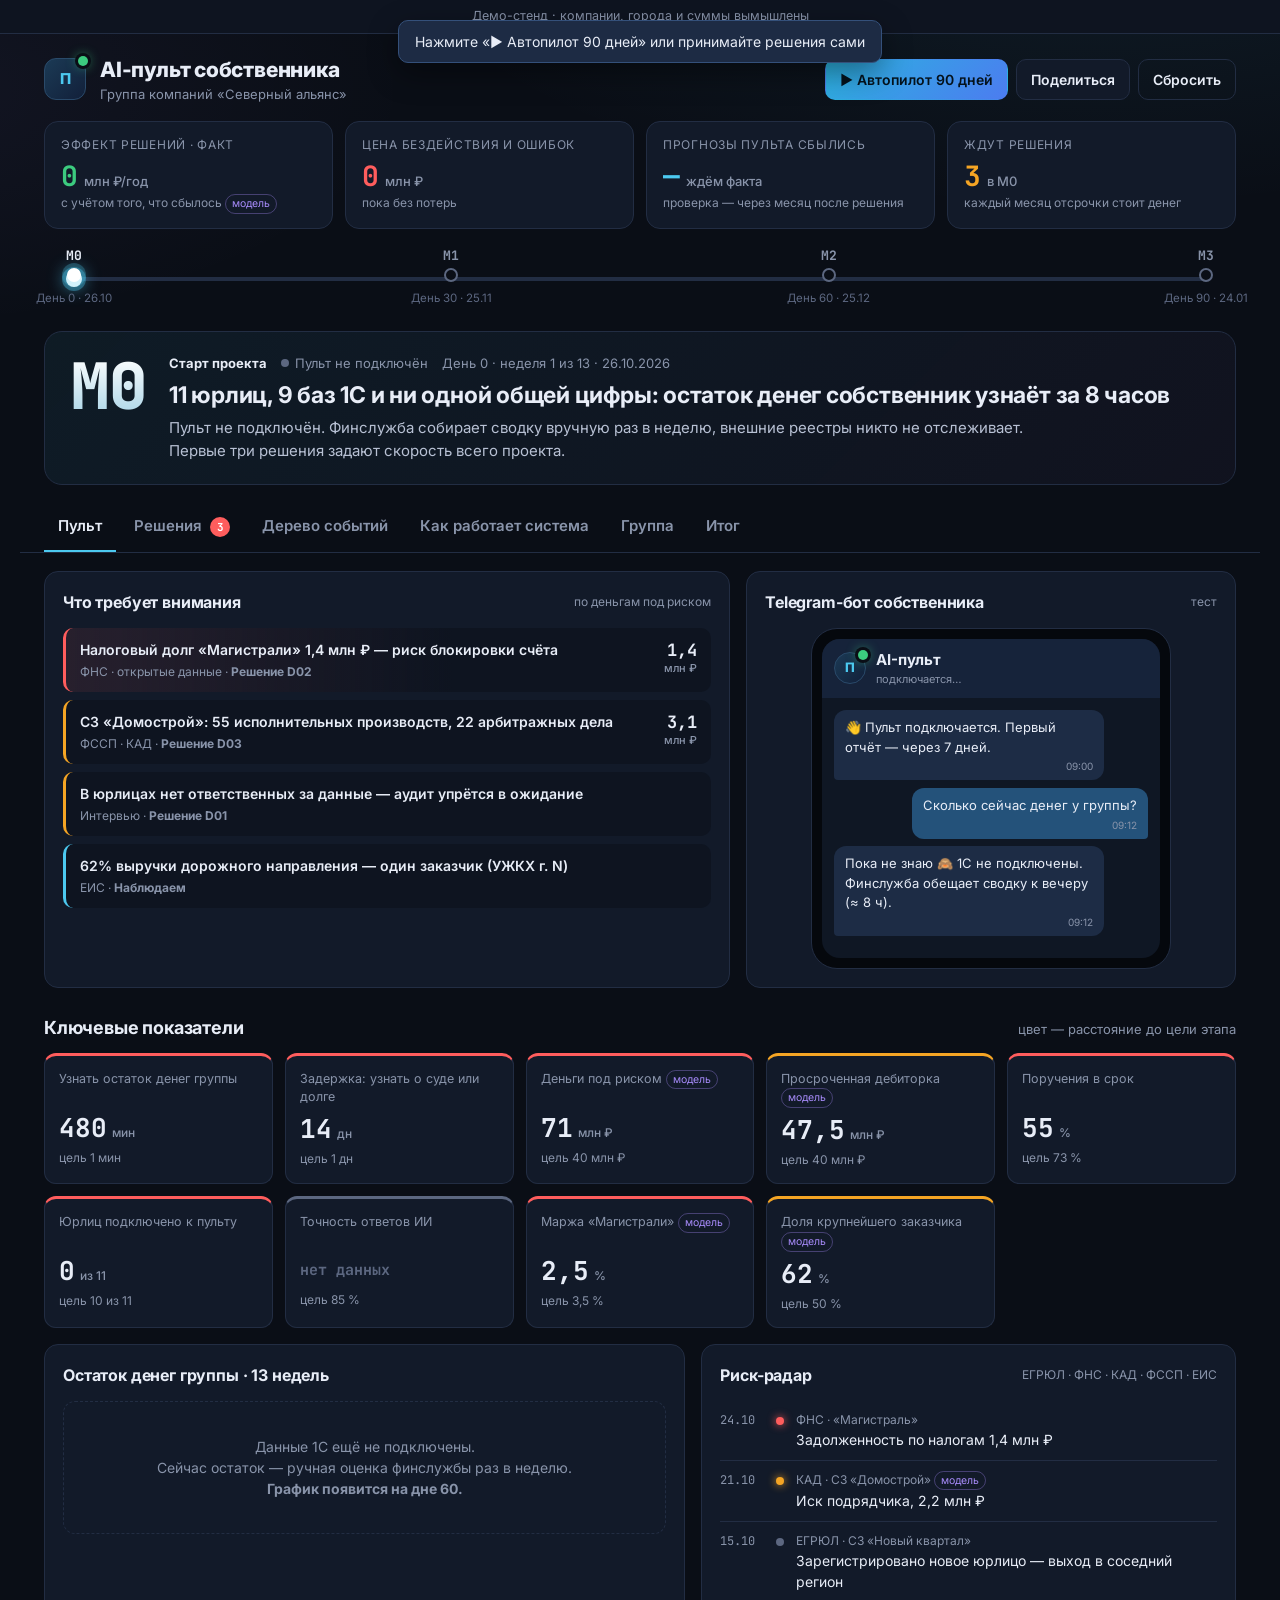
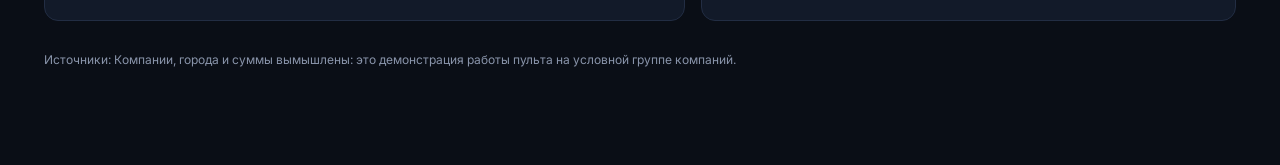
<file: ai-pult/index.html>
<!doctype html>
<html lang="ru">
<head>
  <meta charset="utf-8">
  <meta name="viewport" content="width=device-width, initial-scale=1">
  <title>AI-пульт собственника</title>
  <meta name="description" content="Демо-стенд: 90 дней внедрения AI-пульта, ветки решений, риски и прогноз против факта.">
  <link rel="preconnect" href="https://fonts.googleapis.com">
  <link rel="preconnect" href="https://fonts.gstatic.com" crossorigin>
  <link href="https://fonts.googleapis.com/css2?family=Inter:wght@400;500;600;700;800&family=JetBrains+Mono:wght@400;500;700&display=swap" rel="stylesheet">
  <link rel="stylesheet" href="css/style.css">
</head>
<body>
  <div class="demo-banner">Демо-стенд · компании, города и суммы вымышлены</div>

  <header class="top">
    <div class="brand">
      <div class="logo"><span>П</span><i></i></div>
      <div>
        <h1>AI-пульт собственника</h1>
        <div class="muted" id="groupName"></div>
      </div>
    </div>
    <div class="top__actions">
      <button class="btn btn--primary" id="apStart">▶ Автопилот 90 дней</button>
      <button class="btn" id="shareBtn" title="Скопировать ссылку на ваш сценарий">Поделиться</button>
      <button class="btn btn--ghost" id="resetBtn" title="Сбросить все решения">Сбросить</button>
    </div>
  </header>

  <section class="counters" id="counters" aria-live="polite"></section>

  <section class="timeline-wrap">
    <div class="tl" id="timeline"></div>
  </section>

  <section class="hero" id="hero"></section>

  <nav class="tabs" role="tablist" id="tabs">
    <button role="tab" data-tab="cockpit">Пульт</button>
    <button role="tab" data-tab="decisions">Решения <b class="badge" id="decBadge"></b></button>
    <button role="tab" data-tab="tree">Дерево событий</button>
    <button role="tab" data-tab="system">Как работает система</button>
    <button role="tab" data-tab="group">Группа</button>
    <button role="tab" data-tab="report">Итог</button>
  </nav>

  <main>
    <section class="panel" id="tab-cockpit"></section>
    <section class="panel" id="tab-decisions" hidden></section>
    <section class="panel" id="tab-tree" hidden></section>
    <section class="panel" id="tab-system" hidden></section>
    <section class="panel" id="tab-group" hidden></section>
    <section class="panel" id="tab-report" hidden></section>
  </main>

  <footer class="foot muted" id="sources"></footer>

  <div class="swan" id="swan" hidden></div>

  <div class="apbar" id="apbar" hidden>
    <div class="apbar__progress"><i id="apProgress"></i></div>
    <div class="apbar__row">
      <span class="apbar__day" id="apDay">День 0</span>
      <span class="apbar__cap" id="apCap"></span>
      <div class="apbar__btns">
        <button class="btn btn--sm" id="apSpeed">1×</button>
        <button class="btn btn--sm" id="apPause">❚❚</button>
        <button class="btn btn--sm btn--ghost" id="apStop">Стоп</button>
      </div>
    </div>
  </div>

  <div class="toast" id="toast" hidden></div>

  <script src="js/data.js"></script>
  <script src="js/app.js"></script>
</body>
</html>
</file>
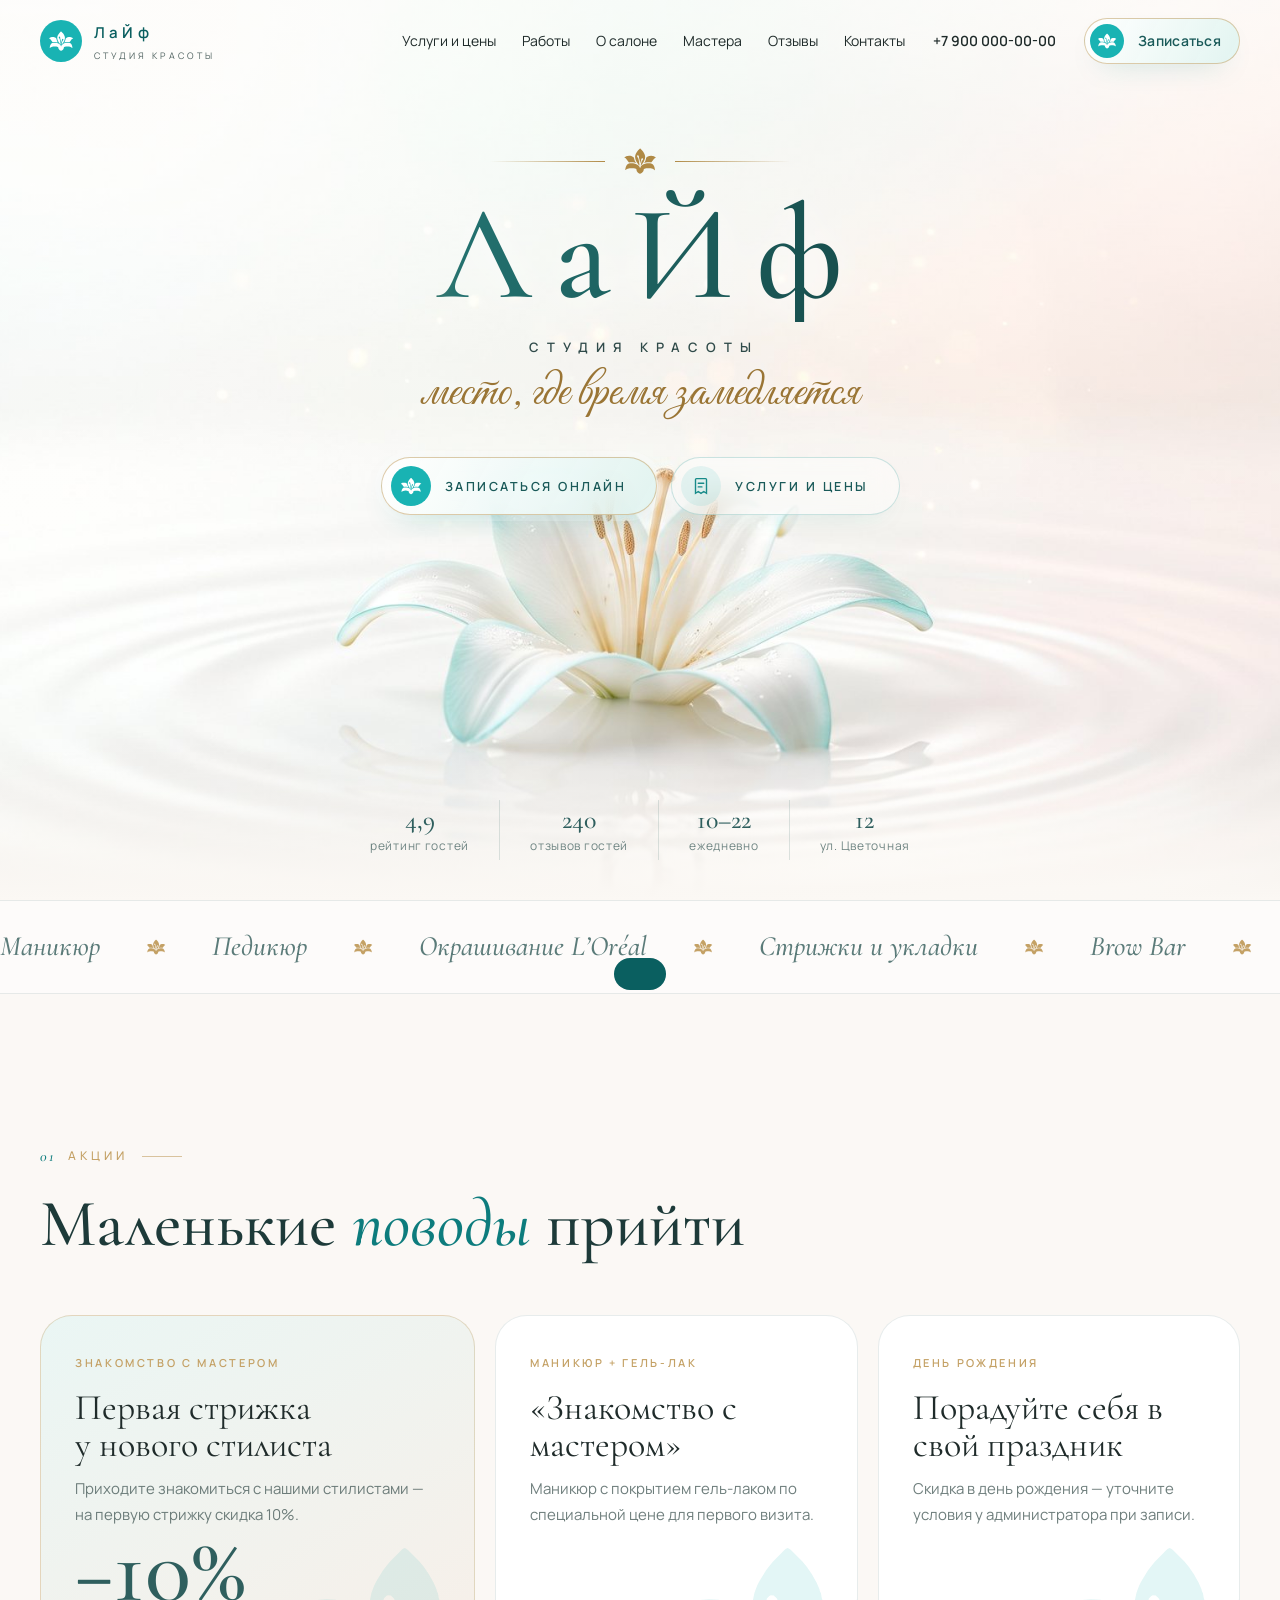
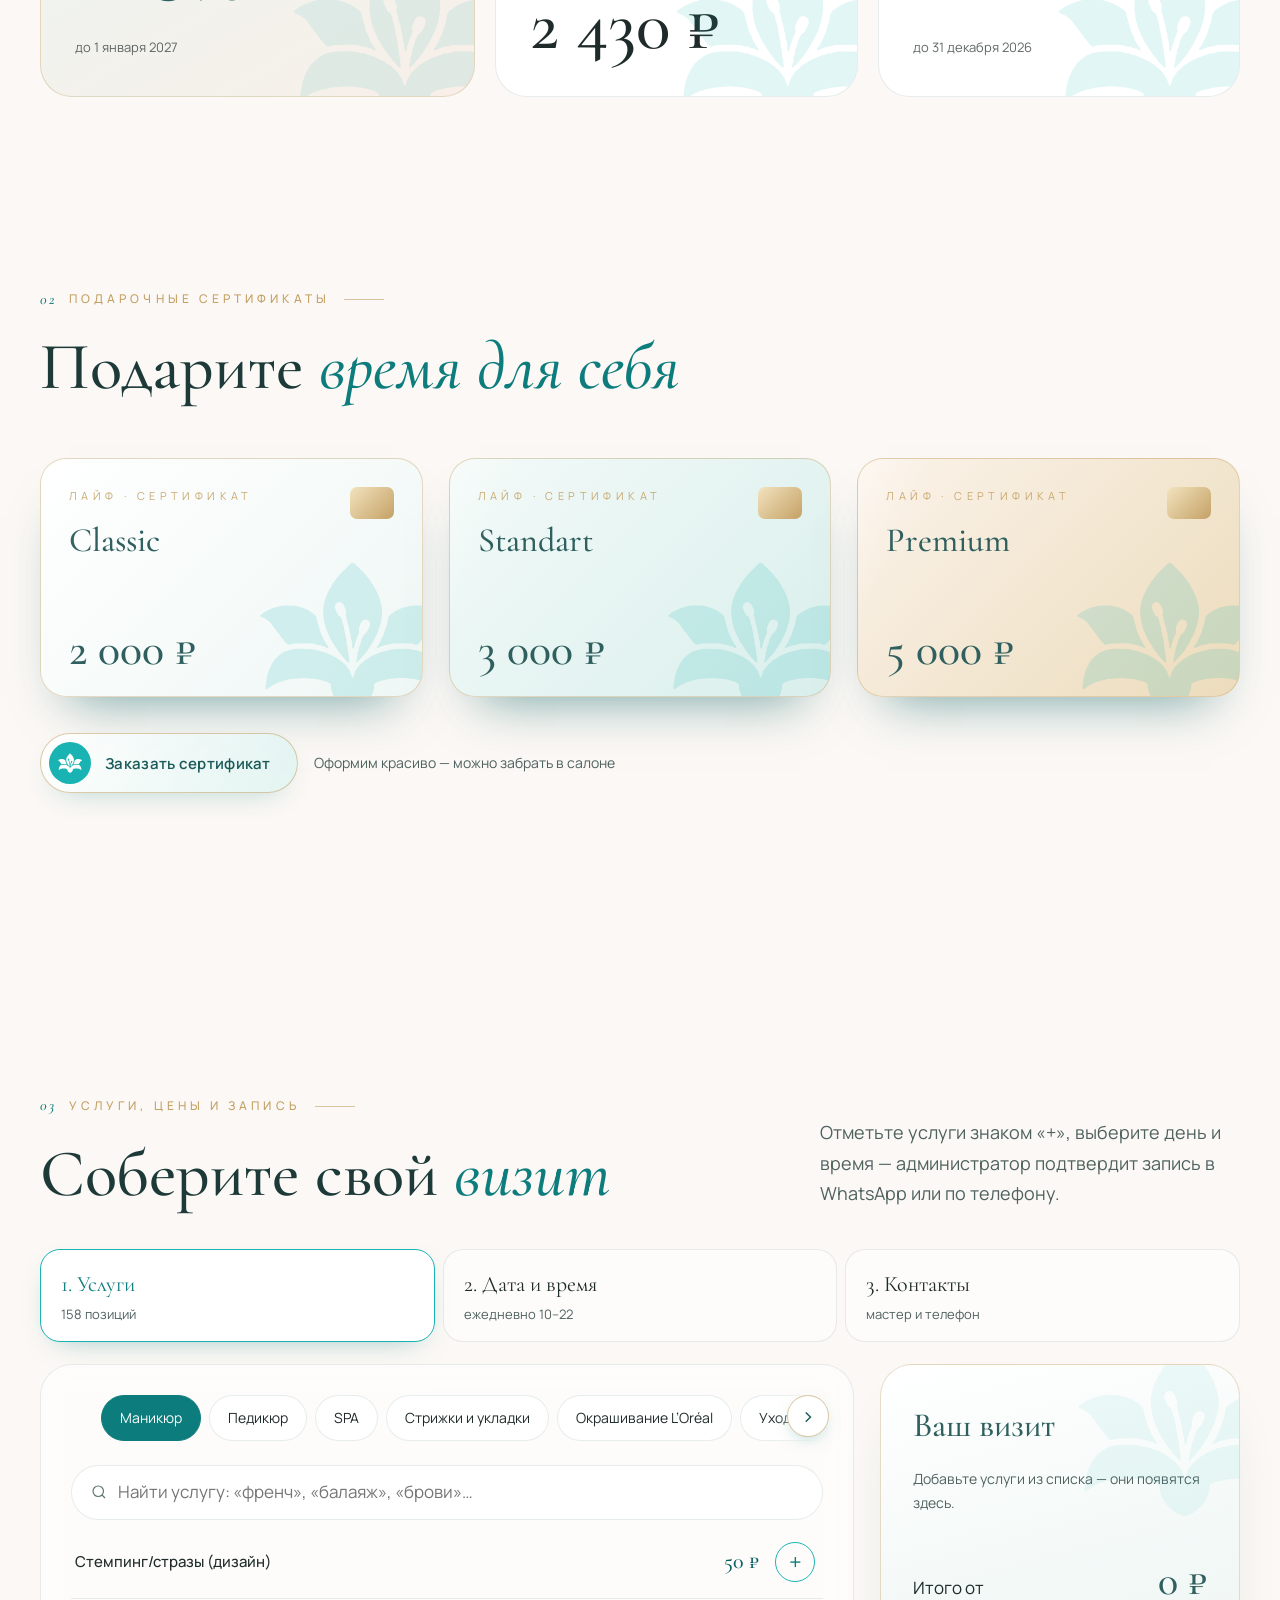
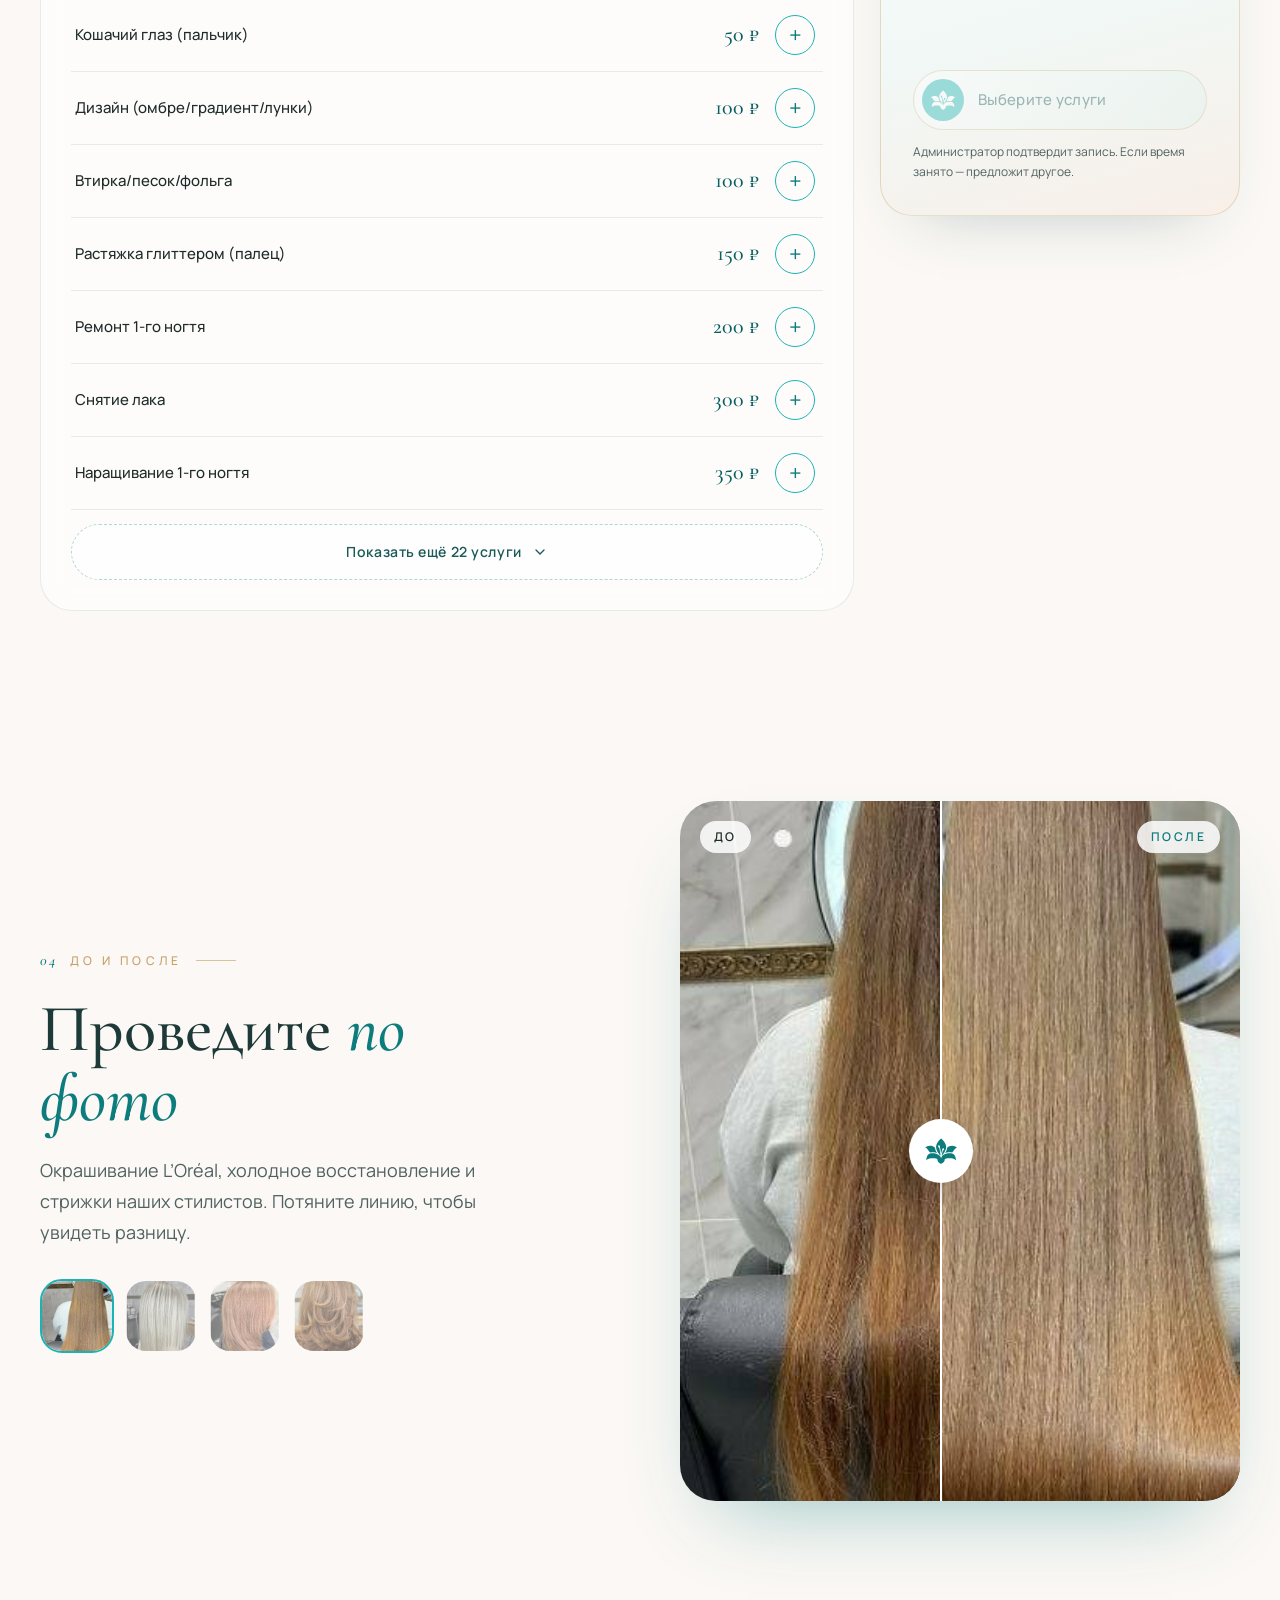
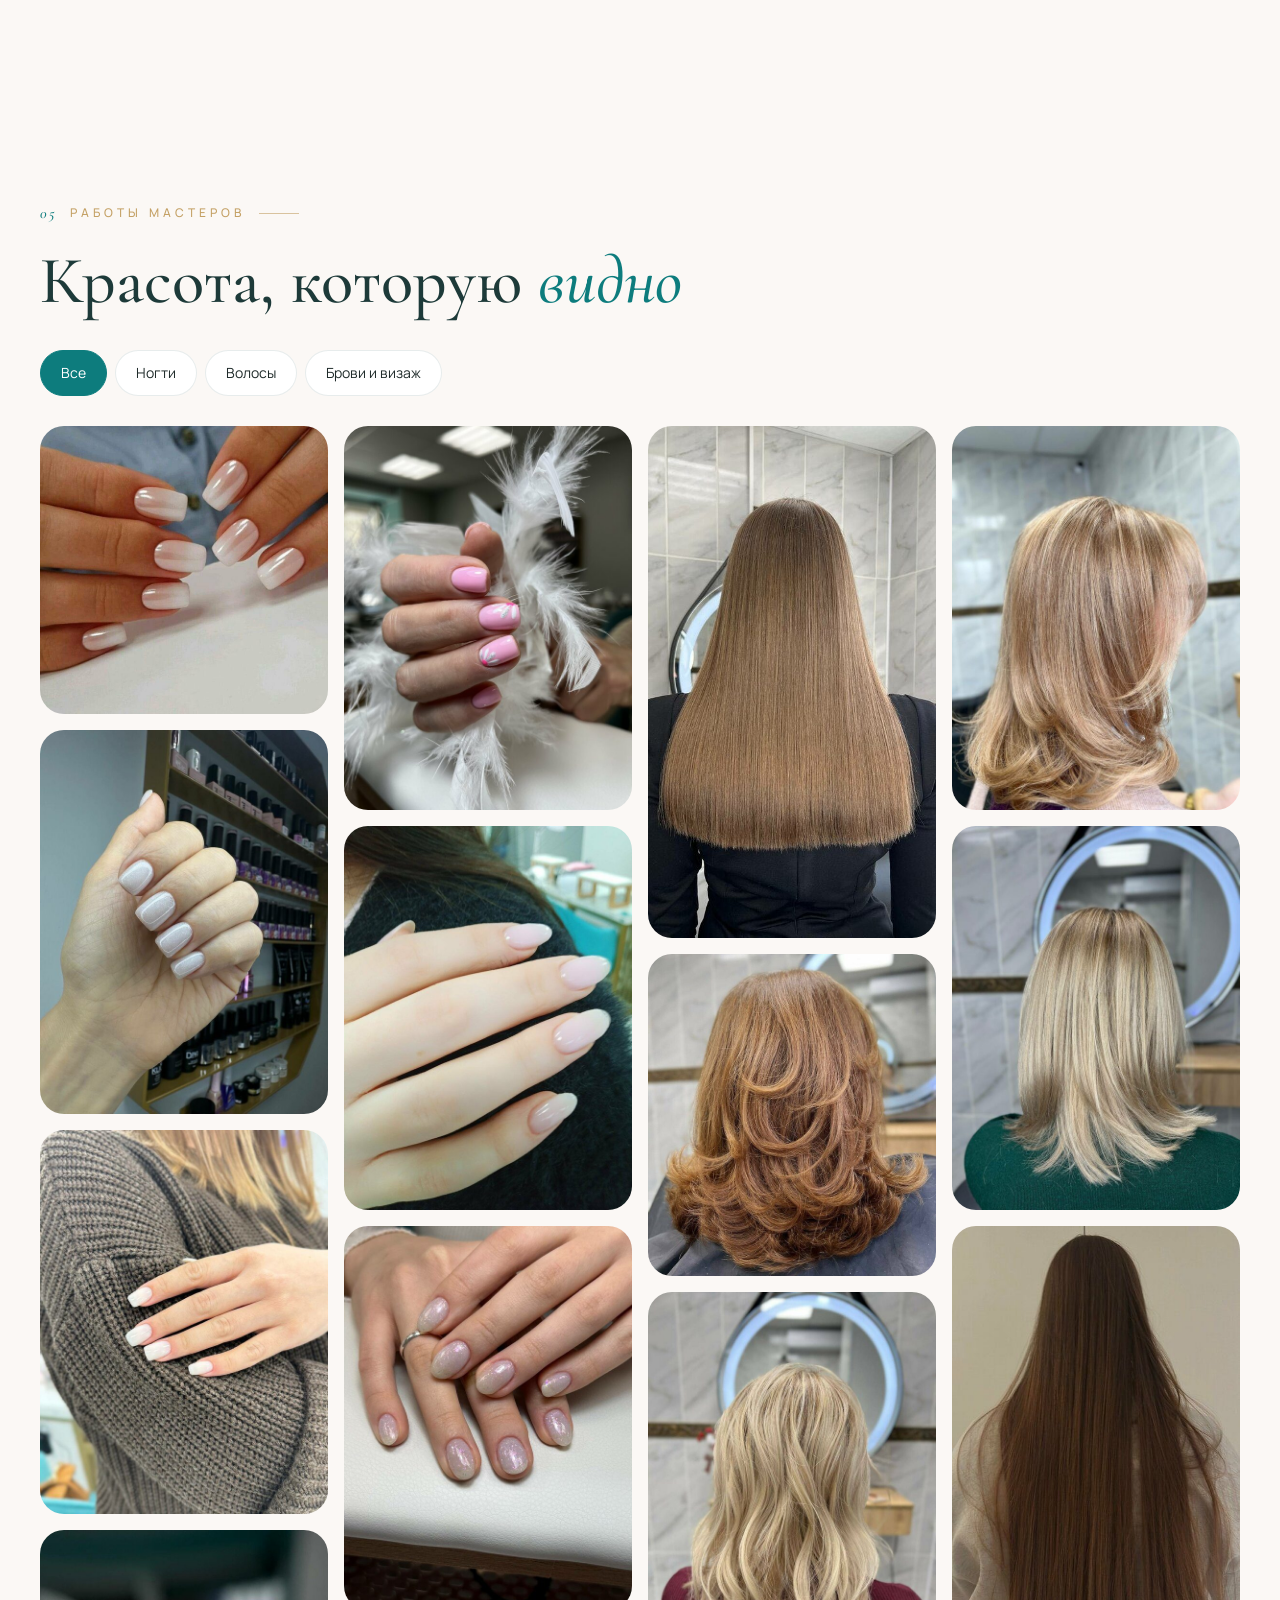
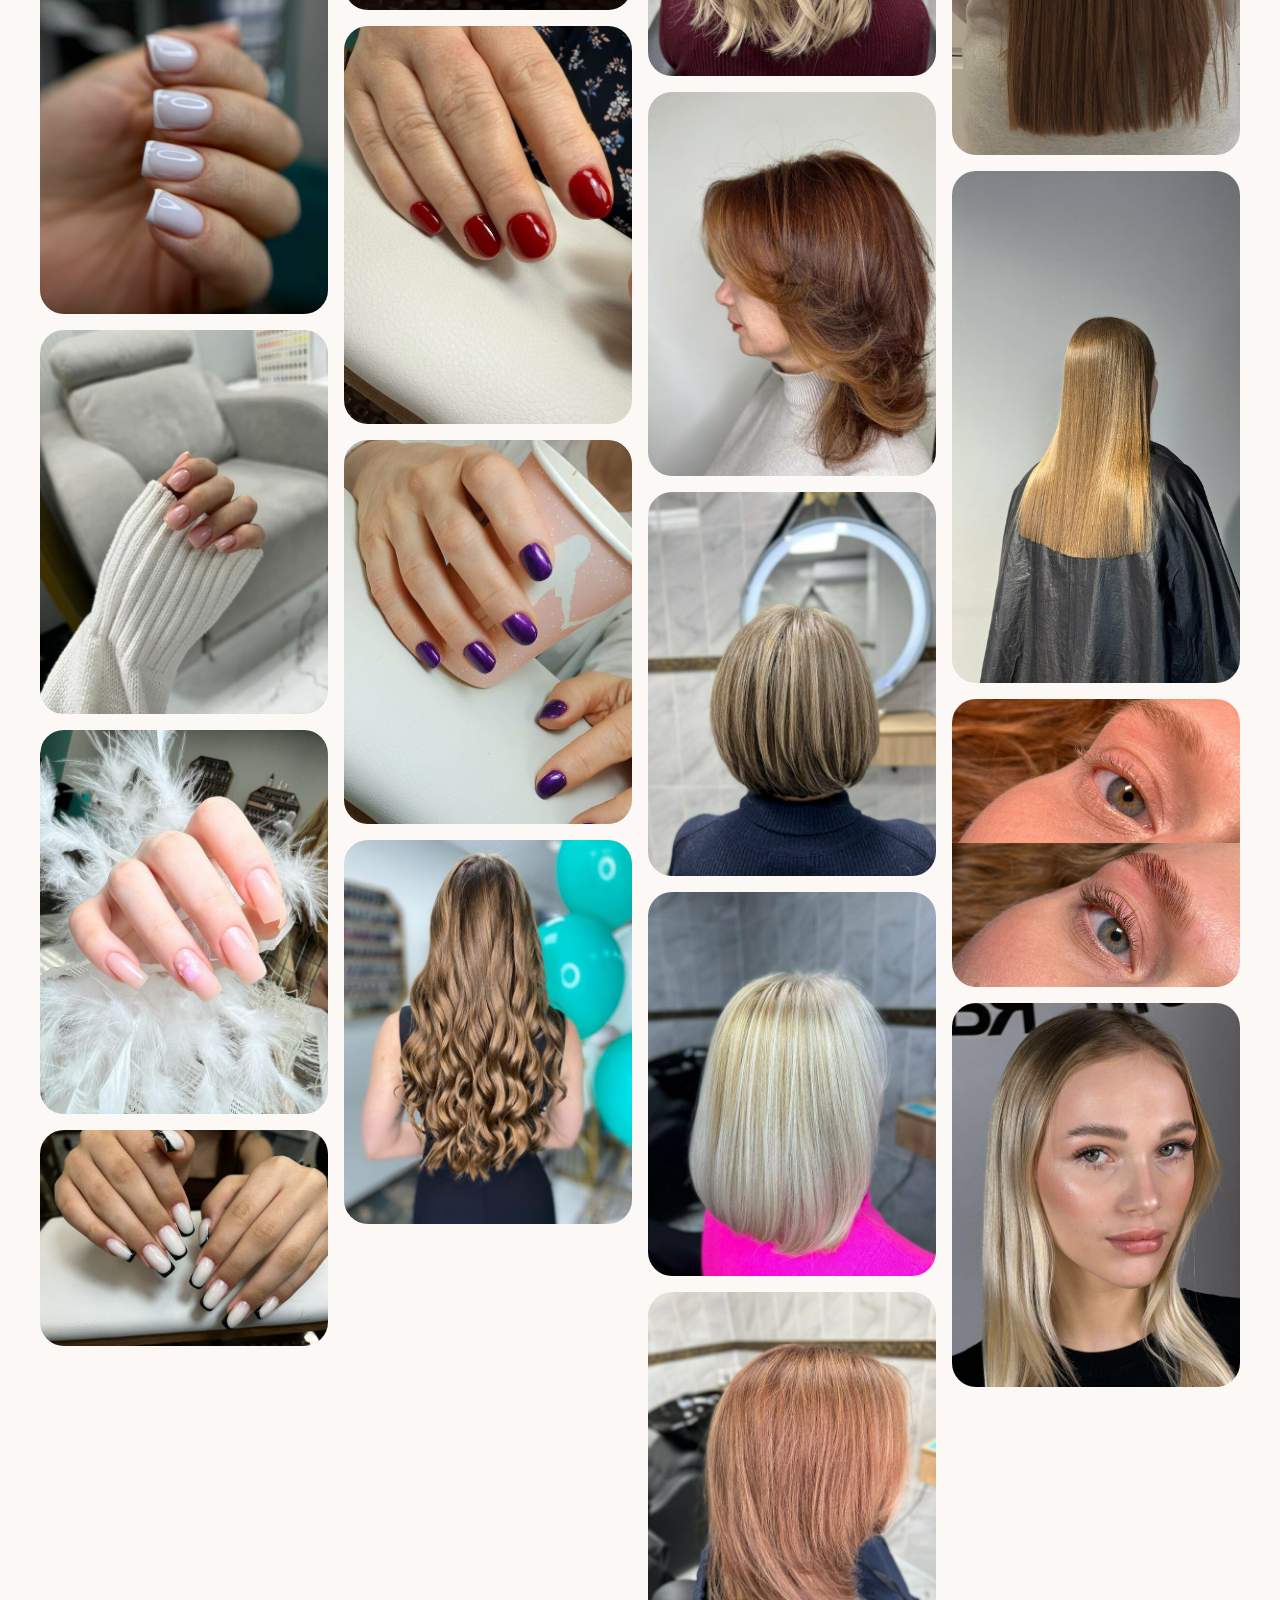
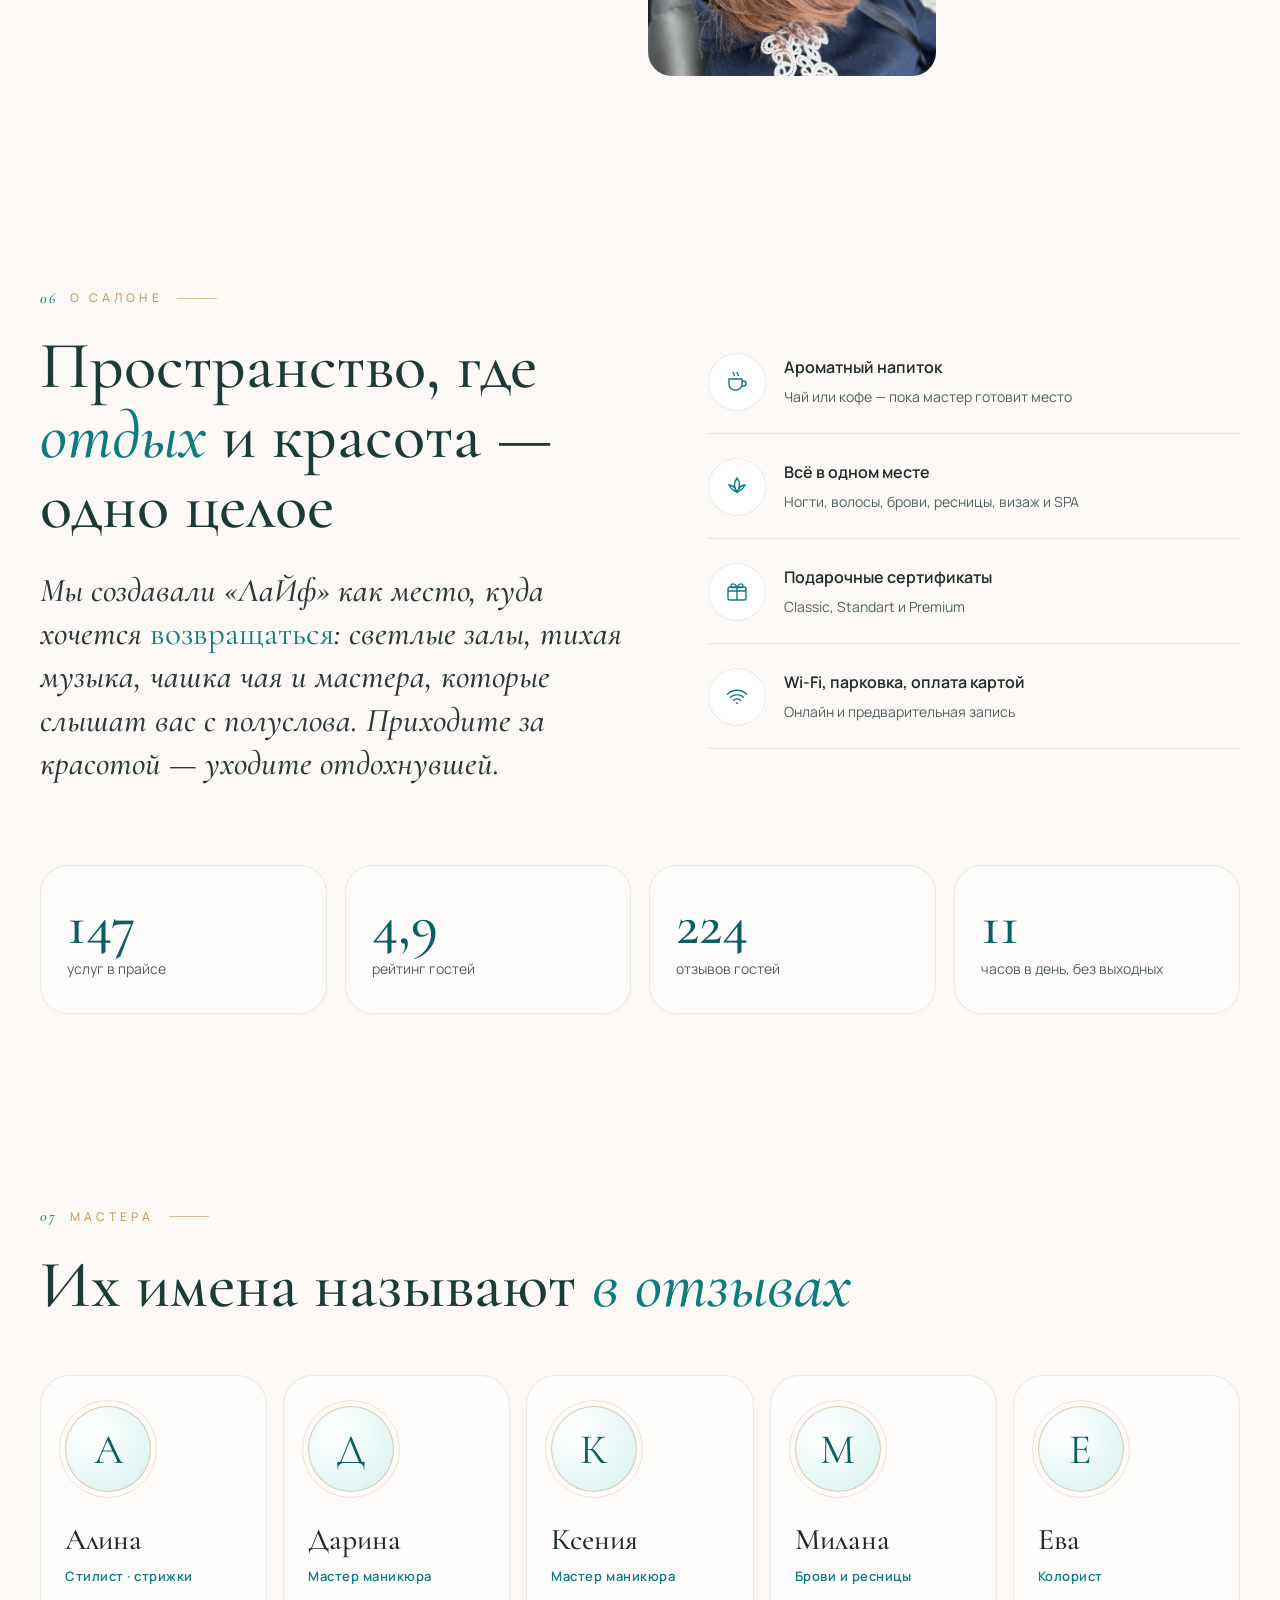
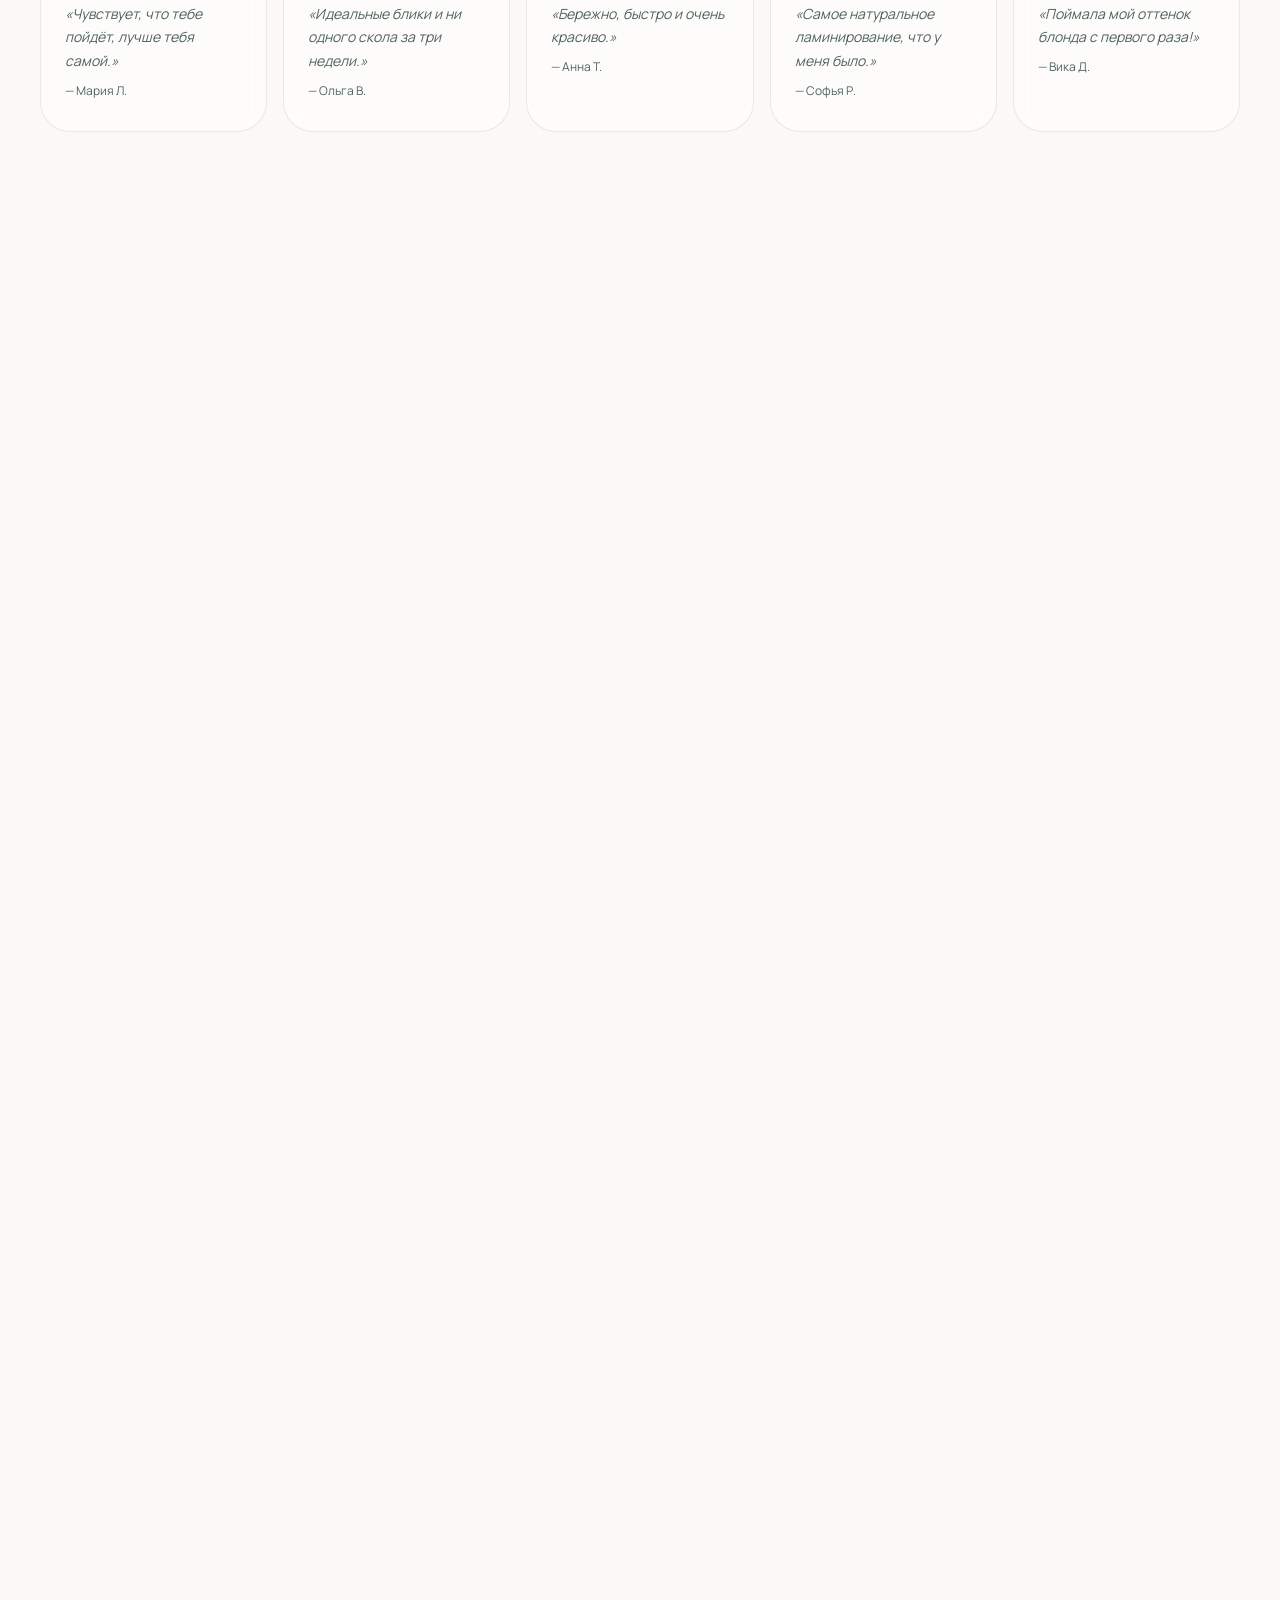
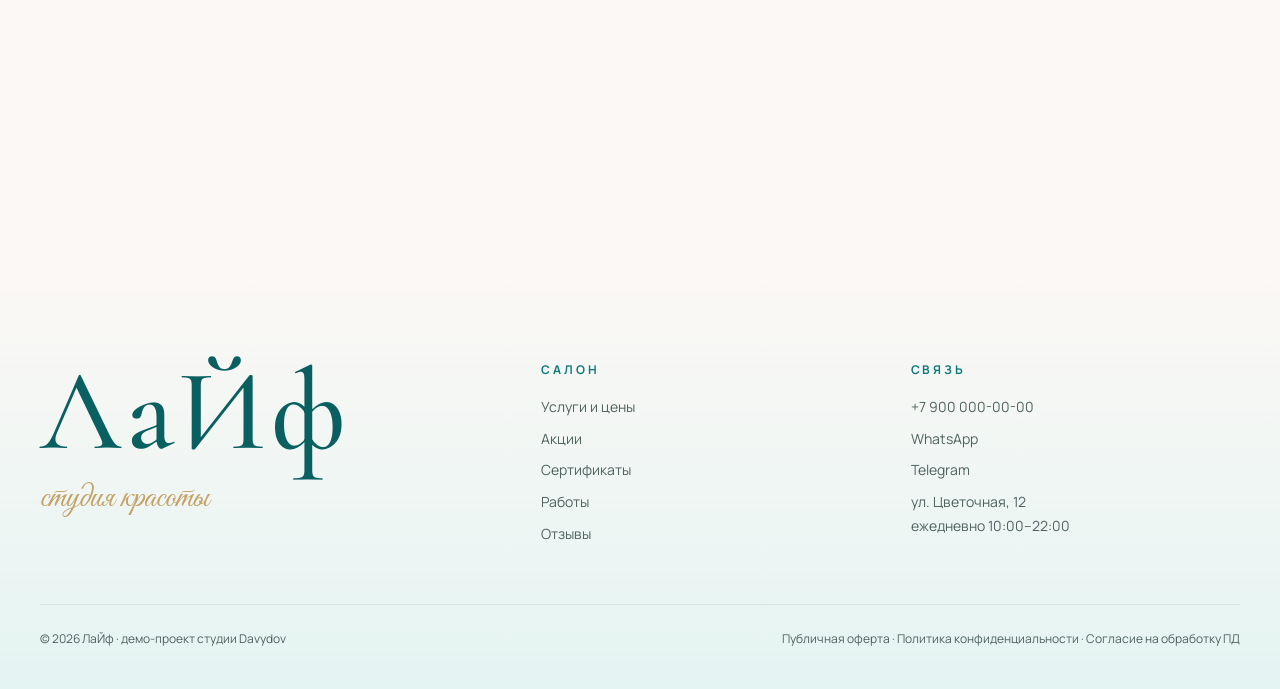
<file: artelia/index.html>
<!doctype html>
<html lang="ru">
<head>
<meta charset="utf-8">
<meta name="viewport" content="width=device-width,initial-scale=1">
<title>ЛаЙф — студия красоты в Москве · ул. Цветочная, 12</title>
<meta name="description" content="ЛаЙф — студия красоты в Москве: маникюр, педикюр, окрашивание L’Oréal, стрижки, Brow Bar, ресницы, визаж, SPA. Ежедневно 10:00–22:00. Онлайн-запись.">
<link rel="icon" type="image/svg+xml" href="img/favicon.svg">
<meta name="theme-color" content="#f6fbfa">
<link rel="preconnect" href="https://fonts.googleapis.com"><link rel="preconnect" href="https://fonts.gstatic.com" crossorigin>
<link href="https://fonts.googleapis.com/css2?family=Cormorant+Garamond:ital,wght@0,400;0,500;0,600;1,400;1,500&family=Manrope:wght@400;500;600;700&family=Great+Vibes&display=swap" rel="stylesheet">
<style>
:root{
  --teal:#19b3b3; --teal-d:#0d7c7d; --teal-dd:#0a5f60; --teal-l:#d7f1ef;
  --gold:#c4a165; --gold-l:#ecdcbc;
  --peach:#fbeee6; --ink:#1f2b2a; --muted:#4f6260; --line:rgba(120,150,148,.18);
  --card:rgba(255,255,255,.6);
  --grad:linear-gradient(170deg,#fdfcfa 0%,#f6faf8 30%,#fbf5f0 70%,#faf1ea 100%);
  --serif:'Cormorant Garamond',Georgia,serif; --sans:'Manrope',system-ui,sans-serif; --script:'Great Vibes',cursive;
  --ease:cubic-bezier(.22,.8,.24,1);
}
*{box-sizing:border-box;margin:0;padding:0}
html{scroll-behavior:smooth}
body{font-family:var(--sans);color:var(--ink);background:#fbf8f5;background-image:var(--grad);background-attachment:fixed;line-height:1.7;font-size:17px;font-weight:400;text-rendering:optimizeLegibility;-webkit-font-smoothing:antialiased;overflow-x:hidden}
img{display:block;max-width:100%}
a{color:inherit;text-decoration:none}
button{font:inherit;color:inherit;background:none;border:0;cursor:pointer}
.wrap{width:min(1200px,100% - 40px);margin-inline:auto}
section{position:relative;padding:150px 0}
.eyebrow{font-size:12px;letter-spacing:.34em;text-transform:uppercase;color:var(--gold);font-weight:500;display:flex;align-items:center;gap:14px;counter-increment:sec}
.eyebrow::before{content:"0" counter(sec);font-family:var(--serif);font-size:15px;letter-spacing:.1em;color:var(--teal-d);font-style:italic}
.eyebrow::after{content:"";width:40px;height:1px;background:var(--gold);opacity:.6;order:-0}
main{counter-reset:sec}
h2{font-family:var(--serif);font-weight:500;font-size:clamp(40px,5.2vw,70px);line-height:1.05;letter-spacing:0;margin:20px 0 0;color:#1d3a39}
h2 em{font-style:italic;color:var(--teal-d);font-weight:500}
/* чёткость: Cormorant тонкий — везде 500 и тёмнее */
.quote,.stat b,.promo .big,.rev p,.mst h3,.ptitle,.day b,.row .pr,.visit h4,.visit .tot b,.ct-card .addr,.ft .big,.rate,.gift h3,.gift .sum,.facts b,.marq-t{font-weight:500!important}
.quote{color:#2a3938}.rev p{color:#22302f}
.lead,.rituals span,.stat span,.promo p,.mst q{color:var(--muted)}
.btn{font-weight:600}
.script{font-family:var(--script);color:var(--gold);font-weight:400}
.lead{font-size:18px;color:var(--muted);max-width:560px;margin-top:22px}

/* lily */
.lily .p{transform-box:view-box;transform-origin:50px 66px;transition:transform .9s var(--ease)}
.lily .pl{--o:-1}.lily .pr{--o:1}

/* buttons: capsule with blooming lily */
.btn{position:relative;display:inline-flex;align-items:center;gap:14px;padding:8px 26px 8px 8px;border-radius:999px;font-weight:500;font-size:15px;letter-spacing:.02em;transition:transform .5s var(--ease),box-shadow .5s var(--ease),background .4s}
.btn .bud{width:42px;height:42px;border-radius:50%;display:grid;place-items:center;flex:none;transition:transform .7s var(--ease)}
.btn .bud svg{width:26px;height:26px}
.btn-main{background:linear-gradient(120deg,rgba(255,255,255,.9),rgba(222,243,240,.88));color:#1a5a59;border:1px solid rgba(196,161,101,.55);box-shadow:0 12px 30px -18px rgba(25,140,138,.45);font-weight:600}
.btn-main .bud{background:#19b3b3;color:#fff}
.btn-main:hover{background:#fff;border-color:rgba(196,161,101,.9)}
.btn-ghost{background:rgba(255,255,255,.7);border:1px solid var(--line);color:var(--teal-dd);backdrop-filter:blur(8px)}
.btn-ghost .bud{background:var(--teal-l);color:var(--teal-d)}
.btn:hover{transform:translateY(-3px)}
.btn:hover .bud{transform:rotate(-14deg)}
.btn:hover .pl{transform:rotate(-16deg)}
.btn:hover .pr{transform:rotate(16deg)}
.btn:hover .pc{transform:scale(1.12)}
.btn:active{transform:translateY(0) scale(.98)}

/* header */
header{position:fixed;inset:0 0 auto;z-index:50;transition:background .4s,box-shadow .4s,padding .4s;padding:18px 0}
header.sc{background:rgba(255,255,255,.82);backdrop-filter:blur(14px);box-shadow:0 1px 0 var(--line);padding:10px 0}
.hd{display:flex;align-items:center;gap:28px}
.logo{display:flex;align-items:center;gap:12px}
.logo .mk{width:42px;height:42px;border-radius:50%;background:var(--teal);display:grid;place-items:center;color:#fff}
.logo .mk svg{width:26px}
.logo b{font-weight:600;letter-spacing:.28em;font-size:15px;color:var(--teal-dd)}
.logo small{display:block;font-size:9px;letter-spacing:.34em;color:var(--muted);text-transform:uppercase;margin-top:1px}
nav{display:flex;gap:26px;margin-left:auto;font-size:14px}
nav a{position:relative;color:var(--ink)}
nav a::after{content:"";position:absolute;left:0;right:100%;bottom:-4px;height:1px;background:var(--gold);transition:right .4s var(--ease)}
nav a:hover::after{right:0}
.hd-tel{font-weight:600;font-size:14px;white-space:nowrap}
.hd .btn{padding:5px 18px 5px 5px;font-size:14px}.hd .btn .bud{width:34px;height:34px}.hd .btn .bud svg{width:20px;height:20px}
.burger{display:none;width:44px;height:44px;border-radius:50%;border:1px solid var(--line);background:#fff}
.burger i{display:block;width:18px;height:1.5px;background:var(--ink);margin:4px auto}

/* hero */
.hero{min-height:100svh;display:flex;flex-direction:column;justify-content:flex-start;align-items:center;text-align:center;padding:clamp(120px,16vh,170px) 0 40px;overflow:hidden;background:#f7f6f2}
.hero video,.hero .poster{position:absolute;inset:0;width:100%;height:100%;object-fit:cover;object-position:50% 70%}
.hero video{opacity:0;transition:opacity 1.6s ease}.hero video.ready{opacity:1}
.hero .veil{position:absolute;inset:0;background:linear-gradient(180deg,rgba(253,252,250,.72) 0%,rgba(253,252,250,.25) 42%,rgba(253,252,250,0) 60%,rgba(251,245,240,.0) 82%,#fbf8f4 100%)}
.hero-in{position:relative;z-index:2}
/* надпись «ЛаЙф»: золотые линии + лилия, буквы-«фольга» с бегущим бликом */
.brand{display:flex;flex-direction:column;align-items:center}
.orn{display:flex;align-items:center;gap:18px;color:#b08a46}
.orn i{display:block;height:1px;width:0;background:linear-gradient(90deg,transparent,#b08a46);transition:width 1.8s var(--ease) .3s}
.orn i:last-child{background:linear-gradient(270deg,transparent,#b08a46)}
.hero.on .orn i{width:clamp(50px,9vw,120px)}
.orn svg{width:34px;height:34px;opacity:0;transform:scale(.6);transition:all 1.4s var(--ease) .2s}
.hero.on .orn svg{opacity:1;transform:none}
.hero h1{font-family:var(--serif);font-weight:500;font-size:clamp(58px,10.5vw,158px);line-height:1;letter-spacing:.42em;text-indent:.42em;text-transform:uppercase;margin:10px 0 4px;
 background:linear-gradient(100deg,#174c4b 0%,#22706e 30%,#d8b878 46%,#f3e2b8 50%,#d8b878 54%,#22706e 70%,#174c4b 100%);background-size:300% 100%;background-position:100% 0;
 -webkit-background-clip:text;background-clip:text;color:transparent;filter:drop-shadow(0 2px 18px rgba(255,255,255,.9));
 opacity:0;transition:letter-spacing 2.4s var(--ease),text-indent 2.4s var(--ease),opacity 1.6s ease}
.hero.on h1{opacity:1;letter-spacing:.16em;text-indent:.16em;animation:foil 7s ease-in-out 1.6s infinite}
@keyframes foil{0%{background-position:100% 0}45%,100%{background-position:0 0}}
.hero .sub{font-size:13px;letter-spacing:.62em;text-transform:uppercase;color:#2f4a49;font-weight:600;margin-top:10px;text-indent:.62em}
.hero .script{font-size:clamp(32px,3.8vw,48px);margin-top:8px;line-height:1.1;color:#9a7535;text-shadow:0 1px 12px rgba(255,255,255,.9)}
.hero .fade{opacity:0;transform:translateY(14px);transition:all 1.6s var(--ease)}
.hero.on .fade{opacity:1;transform:none}
.hero .ctas{display:flex;gap:22px;justify-content:center;align-items:center;flex-wrap:wrap;margin-top:30px}
/* кнопки главного экрана — нежные, воздушные */
.hero .ctas{gap:14px;margin-top:38px}
.hb{position:relative;display:inline-flex;align-items:center;gap:14px;height:58px;padding:0 30px 0 9px;border-radius:999px;
 font-family:var(--sans);font-size:12.5px;font-weight:600;letter-spacing:.2em;text-transform:uppercase;color:#1a5a59;
 backdrop-filter:blur(14px) saturate(1.2);-webkit-backdrop-filter:blur(14px) saturate(1.2);
 transition:transform .7s var(--ease),box-shadow .7s var(--ease),background .6s,border-color .6s}
.hb-ic{width:40px;height:40px;border-radius:50%;display:grid;place-items:center;flex:none;transition:transform .9s var(--ease),background .6s}
.hb-ic svg{width:22px;height:22px}
.hb-1{background:linear-gradient(120deg,rgba(255,255,255,.88),rgba(222,243,240,.85));border:1px solid rgba(196,161,101,.55);
 box-shadow:0 12px 34px -18px rgba(25,140,138,.45),0 0 0 6px rgba(255,255,255,.28)}
.hb-1 .hb-ic{background:#19b3b3;color:#fff}
.hb-2{background:rgba(255,255,255,.42);border:1px solid rgba(25,140,138,.22);box-shadow:0 10px 30px -22px rgba(25,140,138,.4)}
.hb-2 .hb-ic{background:rgba(25,179,179,.1);color:#178a89}
.hb:hover{transform:translateY(-3px);background:rgba(255,255,255,.95);border-color:rgba(196,161,101,.85);box-shadow:0 18px 40px -18px rgba(25,140,138,.45),0 0 0 8px rgba(255,255,255,.35)}
.hb:hover .hb-ic{transform:rotate(-10deg) scale(1.06)}
.hb:active{transform:translateY(-1px) scale(.99)}
.hb:focus-visible{outline:1.5px solid #c9a35e;outline-offset:5px}
@media (max-width:600px){.hero .ctas{flex-direction:column;align-items:stretch;width:100%;max-width:320px;margin-inline:auto}.hb{justify-content:flex-start;height:56px;letter-spacing:.16em}}
.linkish{font-size:15px;color:var(--teal-dd);border-bottom:1px solid rgba(196,161,101,.6);padding-bottom:2px;font-weight:400}
.facts{position:relative;z-index:2;display:flex;justify-content:center;margin-top:auto;padding-top:40px;flex-wrap:wrap}
.facts div{padding:4px 30px;border-left:1px solid rgba(120,150,148,.25);font-size:12px;letter-spacing:.06em;color:#6f8583;text-align:center}
.facts div:first-child{border:0}
.facts b{display:block;font-family:var(--serif);font-size:26px;font-weight:400;color:#2f5f5e;line-height:1.2;letter-spacing:0}
.scrollcue{display:none}
@keyframes cue{0%,100%{opacity:.2;transform:translateX(-50%) scaleY(.5);transform-origin:top}50%{opacity:1;transform:translateX(-50%) scaleY(1)}}

/* marquee */
.marq{overflow:hidden;border-block:1px solid var(--line);background:rgba(255,255,255,.55);padding:22px 0}
.marq-t{display:flex;gap:46px;width:max-content;animation:mq 70s linear infinite;font-family:var(--serif);font-size:28px;font-style:italic;font-weight:300;color:#5b7b79}
.marq-t span{display:flex;align-items:center;gap:46px;white-space:nowrap}
.marq-t svg{width:20px;color:var(--gold)}
@keyframes mq{to{transform:translateX(-50%)}}

/* reveal */
.rv{opacity:0;transform:translateY(36px);transition:opacity 1.1s var(--ease),transform 1.1s var(--ease)}
.rv.in{opacity:1;transform:none}

/* about */
.about-g{display:grid;grid-template-columns:1.05fr .95fr;gap:80px;align-items:center}
.quote{font-family:var(--serif);font-size:clamp(26px,2.6vw,36px);font-weight:300;line-height:1.3;margin-top:28px;font-style:italic}
.quote b{font-weight:400;color:var(--teal-d);font-style:normal}
.rituals{list-style:none;display:grid;gap:2px;margin-top:10px}
.rituals li{display:grid;grid-template-columns:58px 1fr;gap:18px;padding:22px 0;border-bottom:1px solid var(--line);align-items:center;transition:padding .5s var(--ease)}
.rituals li:hover{padding-left:10px}
.rituals .ic{width:58px;height:58px;border-radius:50%;background:#fff;border:1px solid var(--line);display:grid;place-items:center;color:var(--teal-d)}
.rituals .ic svg{width:24px;height:24px}
.rituals b{font-weight:600;font-size:16px;display:block}
.rituals span{color:var(--muted);font-size:14px}
.stats{display:grid;grid-template-columns:repeat(4,1fr);gap:18px;margin-top:80px}
.stat{background:var(--card);border:1px solid var(--line);border-radius:28px;padding:30px 26px;backdrop-filter:blur(10px)}
.stat b{font-family:var(--serif);font-weight:300;font-size:58px;line-height:1;color:var(--teal-dd);display:block}
.stat span{font-size:14px;color:var(--muted)}

/* promos */
.promos{display:grid;grid-template-columns:1.2fr 1fr 1fr;gap:20px;margin-top:56px}
.promo{position:relative;border-radius:32px;padding:38px 34px;min-height:300px;display:flex;flex-direction:column;overflow:hidden;background:#fff;border:1px solid var(--line);transition:transform .6s var(--ease),box-shadow .6s var(--ease)}
.promo:hover{transform:translateY(-8px);box-shadow:0 30px 60px -30px rgba(13,124,125,.35)}
.promo.hl{background:linear-gradient(150deg,#eaf6f4,#f8efe8);color:var(--ink);border:1px solid rgba(196,161,101,.35)}
.promo.hl .big{color:#2f5f5e}
.promo .tag{font-size:11px;letter-spacing:.24em;text-transform:uppercase;font-weight:600;color:var(--gold)}
.promo.hl .tag{color:var(--gold)}
.promo.hl .bg-lily{color:var(--teal)!important;opacity:.1}
.promo h3{font-family:var(--serif);font-weight:400;font-size:36px;line-height:1.05;margin:16px 0 12px}
.promo p{font-size:15px;opacity:.82}
.promo .big{font-family:var(--serif);font-size:96px;line-height:.9;margin-top:auto;font-weight:300}
.promo .dt{margin-top:auto;font-size:13px;opacity:.7;padding-top:22px}
.promo .bg-lily{position:absolute;right:-50px;bottom:-60px;width:240px;opacity:.12;color:#fff}
.promo:not(.hl) .bg-lily{color:var(--teal)}

/* services + booking */
.svc-top{display:flex;justify-content:space-between;align-items:flex-end;gap:30px;flex-wrap:wrap}
.steps{display:flex;gap:8px;margin-top:40px}
.steps button{flex:1;text-align:left;padding:16px 20px;border-radius:20px;border:1px solid var(--line);background:rgba(255,255,255,.55);font-size:13px;color:var(--muted);transition:all .4s}
.steps button b{display:block;font-family:var(--serif);font-size:22px;font-weight:400;color:var(--ink)}
.steps button.on{background:#fff;border-color:var(--teal);box-shadow:0 10px 30px -18px rgba(13,124,125,.6)}
.steps button.on b{color:var(--teal-d)}
.book{display:grid;grid-template-columns:1fr 360px;gap:26px;margin-top:22px;align-items:start}
.book>*,.about-g>*,.ba-g>*,.rev-g>*,.ct-g>*{min-width:0}
.panel{background:var(--card);backdrop-filter:blur(14px);border:1px solid var(--line);border-radius:32px;padding:30px;min-height:540px}
.pane{display:none}.pane.on{display:block;animation:pin .6s var(--ease)}
@keyframes pin{from{opacity:0;transform:translateY(14px)}}
.cats{display:flex;gap:8px;overflow-x:auto;padding-bottom:10px;scrollbar-width:none;scroll-behavior:smooth;-webkit-mask:linear-gradient(90deg,transparent 0,#000 30px,#000 calc(100% - 50px),transparent)}
.cats::-webkit-scrollbar{display:none}
.cats button:first-child{margin-left:30px}.cats button:last-child{margin-right:44px}
.cats button{white-space:nowrap;padding:10px 18px;border-radius:999px;border:1px solid var(--line);background:#fff;font-size:14px;transition:all .3s}
.cats button.on{background:var(--teal-d);color:#fff;border-color:var(--teal-d)}
.search{display:flex;align-items:center;gap:10px;margin:14px 0 6px;padding:12px 18px;border-radius:999px;border:1px solid var(--line);background:#fff}
.search input{border:0;outline:0;font:inherit;flex:1;background:none}
.list{margin-top:6px}
.more{display:flex;align-items:center;justify-content:center;gap:10px;width:100%;margin-top:14px;padding:15px;border-radius:999px;border:1px dashed rgba(25,140,138,.35);background:rgba(255,255,255,.6);color:#1a5a59;font-size:14px;font-weight:600;letter-spacing:.04em;transition:all .4s}
.more:hover{background:#fff;border-style:solid}
.more svg{width:16px;height:16px;animation:bob 1.8s ease-in-out infinite}
@keyframes bob{50%{transform:translateY(3px)}}
.cats-box{position:relative}
.cnav{position:absolute;top:0;z-index:2;width:42px;height:42px;border-radius:50%;background:#fff;border:1px solid rgba(196,161,101,.6);color:#1a5a59;font-size:22px;line-height:1;display:grid;place-items:center;box-shadow:0 6px 18px -8px rgba(25,140,138,.5);transition:opacity .3s}
.cnav.l{left:-6px}.cnav.r{right:-6px}
.cnav.off{opacity:0;pointer-events:none}
.cats-hint{display:none;font-size:12px;color:var(--muted);margin:2px 0 4px;letter-spacing:.02em}
.cats.nudge{animation:nudge 1.6s var(--ease) .3s 1}
@keyframes nudge{0%,100%{transform:none}40%{transform:translateX(-60px)}}
.row{display:grid;grid-template-columns:1fr auto 44px;gap:16px;align-items:center;padding:16px 4px;border-bottom:1px solid var(--line)}
.row .nm{font-size:15px;font-weight:500}
.row .ds{font-size:13px;color:var(--muted);margin-top:3px;display:-webkit-box;-webkit-line-clamp:2;-webkit-box-orient:vertical;overflow:hidden}
.row .pr{font-family:var(--serif);font-size:22px;white-space:nowrap;color:var(--teal-dd)}
.add{width:40px;height:40px;border-radius:50%;border:1px solid var(--teal);color:var(--teal-d);font-size:22px;line-height:1;display:grid;place-items:center;transition:all .4s var(--ease)}
.add:hover{background:var(--teal-l)}
.row.sel .add{background:var(--teal-d);color:#fff;transform:rotate(45deg)}
.empty{padding:40px;text-align:center;color:var(--muted)}
/* dates */
.ptitle{font-family:var(--serif);font-size:30px;font-weight:400;margin-bottom:16px}
.days{display:flex;gap:8px;overflow-x:auto;padding-bottom:10px}
.day{flex:none;width:68px;padding:12px 0;border-radius:20px;border:1px solid var(--line);background:#fff;text-align:center;transition:all .3s}
.day small{display:block;font-size:11px;color:var(--muted);text-transform:uppercase;letter-spacing:.1em}
.day b{display:block;font-family:var(--serif);font-size:28px;font-weight:400;line-height:1.1}
.day.on{background:var(--teal-d);border-color:var(--teal-d);color:#fff}.day.on small{color:#d7f1ef}
.slots{display:grid;grid-template-columns:repeat(auto-fill,minmax(84px,1fr));gap:8px;margin-top:22px}
.slot{padding:12px 0;border-radius:14px;border:1px solid var(--line);background:#fff;font-size:15px;transition:all .25s}
.slot:hover:not(:disabled){border-color:var(--teal)}
.slot.on{background:var(--teal-d);color:#fff;border-color:var(--teal-d)}
.slot:disabled{opacity:.3;cursor:not-allowed;text-decoration:line-through}
.mon{font-size:13px;color:var(--muted);margin:6px 0 10px;text-transform:capitalize}
/* form */
.masters-pick{display:flex;flex-wrap:wrap;gap:8px;margin-bottom:22px}
.masters-pick button{padding:10px 18px;border-radius:999px;border:1px solid var(--line);background:#fff;font-size:14px}
.masters-pick button.on{background:var(--teal-d);color:#fff;border-color:var(--teal-d)}
.fld{display:block;margin-bottom:14px}
.fld span{font-size:12px;letter-spacing:.14em;text-transform:uppercase;color:var(--muted)}
.fld input,.fld textarea{width:100%;margin-top:6px;padding:16px 20px;border-radius:18px;border:1px solid var(--line);background:#fff;font:inherit;outline:0;transition:border .3s}
.fld input:focus,.fld textarea:focus{border-color:var(--teal)}
.note{font-size:13px;color:var(--muted);margin-top:8px}
/* summary */
.visit{position:sticky;top:96px;border-radius:32px;padding:32px;color:var(--ink);background:linear-gradient(165deg,#ffffff 0%,#f1f8f6 55%,#f8efe8 100%);border:1px solid rgba(196,161,101,.35);overflow:hidden;box-shadow:0 30px 60px -40px rgba(47,95,94,.35)}
.visit .bg-lily{position:absolute;right:-60px;top:-50px;width:230px;opacity:.07;fill:var(--teal)}
.visit h4{font-family:var(--serif);font-weight:400;font-size:34px;color:#2f5f5e}
.visit .it{display:flex;justify-content:space-between;gap:12px;font-size:14px;padding:10px 0;border-bottom:1px solid var(--line)}
.visit .it button{color:var(--muted);font-size:18px;line-height:1}
.visit .muted{color:var(--muted);font-size:14px;padding:12px 0}
.visit .tot{display:flex;justify-content:space-between;align-items:baseline;margin-top:18px}
.visit .tot b{font-family:var(--serif);font-size:42px;font-weight:400;color:#2f5f5e}
.visit .when{margin-top:12px;font-size:14px;color:var(--teal-d);min-height:22px}
.visit .btn{width:100%;margin-top:20px;background:linear-gradient(120deg,#fff,#dff3f0);color:#1a5a59;border:1px solid rgba(196,161,101,.6);justify-content:flex-start}
.visit .btn .bud{background:#19b3b3;color:#fff}
.visit .btn:disabled{opacity:.4;cursor:not-allowed;transform:none}
.visit .hint{font-size:12px;color:var(--muted);margin-top:12px}

/* before/after */
.ba-g{display:grid;grid-template-columns:.8fr 1.2fr;gap:70px;align-items:center}
.ba{position:relative;aspect-ratio:4/5;border-radius:36px;overflow:hidden;user-select:none;touch-action:pan-y;cursor:ew-resize;box-shadow:0 40px 80px -40px rgba(13,124,125,.45);max-width:560px;justify-self:end;width:100%}
.ba img{position:absolute;inset:0;width:100%;height:100%;object-fit:cover}
.ba .af{clip-path:inset(0 0 0 var(--x,50%))}
.ba .bar{position:absolute;top:0;bottom:0;left:var(--x,50%);width:2px;background:#fff;transform:translateX(-1px)}
.ba .knob{position:absolute;top:50%;left:var(--x,50%);width:64px;height:64px;margin:-32px 0 0 -32px;border-radius:50%;background:#fff;display:grid;place-items:center;color:var(--teal-d);box-shadow:0 10px 30px rgba(0,0,0,.18)}
.ba .knob svg{width:34px}
.ba .lb{position:absolute;top:20px;padding:6px 14px;border-radius:999px;background:rgba(255,255,255,.85);font-size:12px;letter-spacing:.2em;text-transform:uppercase;font-weight:600}
.ba .lb.l{left:20px}.ba .lb.r{right:20px;color:var(--teal-d)}
.ba-tabs{display:flex;gap:10px;margin-top:32px;flex-wrap:wrap}
.ba-tabs button{width:74px;height:74px;border-radius:22px;overflow:hidden;border:2px solid transparent;opacity:.55;transition:all .4s}
.ba-tabs button.on{border-color:var(--teal);opacity:1}
.ba-tabs img{width:100%;height:100%;object-fit:cover}

/* works */
.filters{display:flex;gap:8px;flex-wrap:wrap;margin-top:34px}
.filters button{padding:10px 20px;border-radius:999px;border:1px solid var(--line);background:#fff;font-size:14px;transition:all .3s}
.filters button.on{background:var(--teal-d);color:#fff;border-color:var(--teal-d)}
.works{columns:4 240px;column-gap:16px;margin-top:30px}
.works figure{break-inside:avoid;margin-bottom:16px;border-radius:24px;overflow:hidden;cursor:zoom-in;position:relative;transition:opacity .4s,transform .6s var(--ease)}
.works figure img{width:100%;transition:transform 1.2s var(--ease)}
.works figure:hover img{transform:scale(1.06)}
.works figure::after{content:"";position:absolute;inset:0;background:linear-gradient(transparent 60%,rgba(10,95,96,.35));opacity:0;transition:opacity .5s}
.works figure:hover::after{opacity:1}
.works figure.hide{display:none}
.lbx{position:fixed;inset:0;z-index:90;background:rgba(246,251,250,.94);backdrop-filter:blur(16px);display:none;place-items:center;padding:30px}
.lbx.on{display:grid;animation:pin .5s var(--ease)}
.lbx img{max-height:86vh;max-width:min(900px,100%);border-radius:28px;box-shadow:0 40px 80px -30px rgba(0,0,0,.35)}
.lbx button{position:absolute;width:56px;height:56px;border-radius:50%;background:#fff;border:1px solid var(--line);font-size:22px;color:var(--teal-dd)}
.lbx .x{top:24px;right:24px}.lbx .pv{left:24px;top:50%}.lbx .nx{right:24px;top:50%}

/* masters */
.masters{display:grid;grid-template-columns:repeat(5,1fr);gap:16px;margin-top:56px}
.mst{background:var(--card);border:1px solid var(--line);border-radius:30px;padding:30px 24px;backdrop-filter:blur(10px);transition:transform .6s var(--ease),background .4s}
.mst:hover{transform:translateY(-8px);background:#fff}
.mono{width:86px;height:86px;border-radius:50%;display:grid;place-items:center;font-family:var(--serif);font-size:42px;color:var(--teal-dd);background:radial-gradient(circle at 30% 30%,#fff,var(--teal-l));border:1px solid rgba(196,161,101,.5);position:relative}
.mono::after{content:"";position:absolute;inset:-7px;border-radius:50%;border:1px solid rgba(196,161,101,.3)}
@keyframes spin{to{transform:rotate(360deg)}}
.mst h3{font-family:var(--serif);font-weight:400;font-size:30px;margin-top:22px}
.mst .rl{font-size:13px;color:var(--teal-d);font-weight:600;letter-spacing:.04em}
.mst q{display:block;font-size:14px;color:var(--muted);margin-top:14px;font-style:italic;quotes:"«" "»"}

/* reviews */
.rev-g{display:grid;grid-template-columns:.7fr 1.3fr;gap:70px;align-items:center}
.rate{font-family:var(--serif);font-size:clamp(120px,14vw,200px);font-weight:300;line-height:.85;color:var(--teal-dd)}
.stars{color:var(--gold);letter-spacing:6px;font-size:22px;margin-top:10px}
.rev-box{position:relative;background:#fff;border:1px solid var(--line);border-radius:36px;padding:54px 54px 40px;min-height:340px;overflow:hidden}
.rev-box .qm{position:absolute;right:34px;top:-10px;font-family:var(--serif);font-size:200px;color:var(--teal-l);line-height:1}
.rev{display:none;position:relative}.rev.on{display:block;animation:pin .7s var(--ease)}
.rev p{font-family:var(--serif);font-size:clamp(22px,2.2vw,30px);line-height:1.35;font-weight:300}
.rev .au{margin-top:26px;font-size:14px;color:var(--muted)}.rev .au b{color:var(--ink);font-weight:600}
.rev-nav{display:flex;align-items:center;gap:12px;margin-top:30px}
.rev-nav button.ar{width:50px;height:50px;border-radius:50%;border:1px solid var(--line);font-size:18px;color:var(--teal-dd);transition:all .3s}
.rev-nav button.ar:hover{background:var(--teal-l)}
.dots{display:flex;gap:6px;margin-left:auto}
.dots i{width:7px;height:7px;border-radius:50%;background:var(--line);transition:all .4s}
.dots i.on{background:var(--teal);width:22px;border-radius:4px}

/* gift cards */
.gifts{display:grid;grid-template-columns:repeat(3,1fr);gap:26px;margin-top:56px;perspective:1200px}
.gift{position:relative;aspect-ratio:1.6;border-radius:26px;padding:28px;color:#fff;overflow:hidden;transform-style:preserve-3d;transition:transform .3s ease-out,box-shadow .5s;box-shadow:0 30px 50px -30px rgba(10,95,96,.6)}
.gift{color:#2f5f5e!important;border:1px solid rgba(196,161,101,.4)}
.gift.c1{background:linear-gradient(135deg,#ffffff,#eef7f5)}
.gift.c2{background:linear-gradient(135deg,#f3faf8,#d9efec)}
.gift.c3{background:linear-gradient(135deg,#fbf3ea,#ecdcbc)}
.gift .bg-lily{fill:var(--teal)}
.gift h3,.gift .sum{color:#2f5f5e}.gift .gl{color:var(--gold)}
.gift::before{content:"";position:absolute;inset:0;background:linear-gradient(115deg,transparent 30%,rgba(255,255,255,.35) 48%,transparent 62%);transform:translateX(var(--sh,-60%));transition:transform .3s}
.gift .bg-lily{position:absolute;right:-30px;bottom:-40px;width:200px;opacity:.16}
.gift .gl{font-size:11px;letter-spacing:.4em;text-transform:uppercase;opacity:.9}
.gift h3{font-family:var(--serif);font-weight:400;font-size:34px;margin-top:6px}
.gift .sum{position:absolute;left:28px;bottom:24px;font-family:var(--serif);font-size:46px;line-height:1}
.gift .gd{position:absolute;right:28px;top:28px;width:44px;height:32px;border-radius:7px;background:linear-gradient(135deg,#f3e3bf,#c4a165)}
.gifts-cta{display:flex;gap:16px;align-items:center;margin-top:36px;flex-wrap:wrap}

/* contacts */
.ct-g{display:grid;grid-template-columns:1fr 1.15fr;gap:30px;margin-top:56px}
.ct-card{background:var(--card);border:1px solid var(--line);border-radius:36px;padding:40px;backdrop-filter:blur(10px)}
.ct-card .addr{font-family:var(--serif);font-size:36px;line-height:1.1;font-weight:400}
.ct-card dl{display:grid;grid-template-columns:120px 1fr;gap:14px 20px;margin-top:30px;font-size:15px}
.ct-card dt{color:var(--muted)}
.ct-card dd a{border-bottom:1px solid var(--gold-l)}
.socs{display:flex;gap:10px;flex-wrap:wrap;margin-top:30px}
.socs a{padding:11px 20px;border-radius:999px;border:1px solid var(--line);background:#fff;font-size:14px;font-weight:500;transition:all .3s}
.socs a:hover{background:var(--teal-d);color:#fff;border-color:var(--teal-d)}
.map{border-radius:36px;overflow:hidden;min-height:460px;border:1px solid var(--line);background:#eef6f5}
.map iframe{width:100%;height:100%;min-height:460px;border:0;filter:saturate(.75) hue-rotate(-8deg)}

/* footer */
footer{padding:80px 0 40px;background:linear-gradient(180deg,transparent,#e4f4f2)}
.ft{display:grid;grid-template-columns:1.4fr 1fr 1fr;gap:40px}
.ft .big{font-family:var(--serif);font-size:clamp(60px,9vw,130px);line-height:.9;color:var(--teal-dd);font-weight:300;letter-spacing:.04em}
.ft h5{font-size:12px;letter-spacing:.24em;text-transform:uppercase;color:var(--teal-d);margin-bottom:14px}
.ft a,.ft p{display:block;font-size:14px;color:var(--muted);margin-bottom:8px}
.ft a:hover{color:var(--teal-d)}
.legal{margin-top:50px;padding-top:24px;border-top:1px solid var(--line);font-size:12px;color:var(--muted);display:flex;justify-content:space-between;gap:20px;flex-wrap:wrap}

/* sticky mobile cta */
.mcta{display:none}
.toast{position:fixed;left:50%;bottom:30px;transform:translate(-50%,120px);background:var(--teal-dd);color:#fff;padding:16px 26px;border-radius:999px;z-index:99;transition:transform .6s var(--ease);font-size:14px}
.toast.on{transform:translate(-50%,0)}

nav a{white-space:nowrap}
@media (max-width:1100px){
  nav,.hd-tel{display:none}.burger{display:block}.hd .btn{margin-left:auto}
  nav.open{display:flex;position:fixed;inset:70px 16px auto;flex-direction:column;background:#fff;border-radius:26px;padding:26px;gap:16px;box-shadow:0 30px 60px -20px rgba(0,0,0,.2);font-size:18px}
  .masters{grid-template-columns:repeat(3,1fr)}
  .promos{grid-template-columns:1fr 1fr}.promo.hl{grid-column:1/-1}
}
@media (max-width:900px){
  section{padding:84px 0}
  nav,.hd-tel{display:none}.burger{display:block;margin-left:auto}
  .hd .btn{display:none}
  nav.open{display:flex;position:fixed;inset:70px 16px auto;flex-direction:column;background:#fff;border-radius:26px;padding:26px;gap:16px;box-shadow:0 30px 60px -20px rgba(0,0,0,.2);font-size:18px}
  .about-g,.ba-g,.rev-g,.ct-g,.book{grid-template-columns:1fr;gap:40px}
  .stats{grid-template-columns:1fr 1fr}
  .gifts{grid-template-columns:1fr}
  .ba{justify-self:center}
  .visit{position:relative;top:0}
  .ft{grid-template-columns:1fr 1fr}.ft>div:first-child{grid-column:1/-1}
  .mcta{display:flex;position:fixed;left:16px;right:16px;bottom:14px;z-index:60;gap:8px}
  .mcta a{flex:1;text-align:center;padding:15px;border-radius:999px;font-weight:600;font-size:15px}
  .mcta .a1{background:linear-gradient(120deg,rgba(255,255,255,.95),rgba(222,243,240,.95));color:#1a5a59;border:1px solid rgba(196,161,101,.6);box-shadow:0 10px 26px -12px rgba(25,140,138,.45);backdrop-filter:blur(12px)}
  .mcta .a2{background:rgba(255,255,255,.85);border:1px solid var(--line);flex:.55;backdrop-filter:blur(12px);color:#1a5a59}
  footer{padding-bottom:100px}
}
@media (max-width:600px){
  .wrap{width:calc(100% - 32px)}
  .masters{grid-template-columns:1fr 1fr}
  .promos{grid-template-columns:1fr}
  .hero .facts{display:none}
  .masters{grid-template-columns:repeat(2,minmax(0,1fr));gap:12px}
  .mst{padding:22px 16px;border-radius:24px}.mst h3{font-size:24px;margin-top:16px}.mono{width:64px;height:64px;font-size:32px}
  .mst q{font-size:13px}
  .stats{gap:12px}.stat{padding:22px 18px;border-radius:22px}.stat b{font-size:44px}
  h2{font-size:clamp(34px,10vw,44px)}
  .promo{padding:30px 24px;min-height:0;border-radius:26px}.promo h3{font-size:30px}.promo .big{font-size:72px}
  .gift{aspect-ratio:1.7;padding:22px}.gift h3{font-size:28px}.gift .sum{left:22px;bottom:18px;font-size:38px}
  .rev-box{border-radius:28px}.rev-box .qm{font-size:140px}
  .rate{font-size:110px}
  .ba{border-radius:26px}.ba-tabs button{width:62px;height:62px;border-radius:18px}
  .works{columns:2;column-gap:10px}.works figure{margin-bottom:10px;border-radius:18px}
  .ct-card .addr{font-size:28px}.map,.map iframe{min-height:340px;border-radius:26px}
  .lbx .pv,.lbx .nx{top:auto;bottom:24px}
  .visit{padding:24px;border-radius:26px}
  .day{width:60px}.slots{grid-template-columns:repeat(4,1fr)}
  .marq-t{font-size:22px}
  .hero h1{font-size:min(44px,11.2vw)}.hero.on h1{letter-spacing:.1em;text-indent:.1em}
  .orn{gap:12px}
  .panel{padding:18px;border-radius:26px;min-height:0}
  .steps{gap:6px}.steps button{padding:12px 8px;font-size:0;border-radius:16px;text-align:center}.steps button b{font-size:16px}
  .eyebrow{letter-spacing:.2em;font-size:11px;gap:10px}.eyebrow::after{width:24px}
  .row{grid-template-columns:1fr auto;gap:6px 12px}.row .add{grid-row:1/3;grid-column:2;align-self:center}.row .pr{font-size:19px;grid-column:1}
  .cats-hint{display:block}
  .mcta .a1.has{flex:1.6;font-size:14px}
  .rev-box{padding:36px 24px 28px}
  .ct-card{padding:26px}.ct-card dl{grid-template-columns:1fr;gap:2px}.ct-card dd{margin-bottom:12px}
  .hero .sub{letter-spacing:.3em;font-size:11px;text-indent:.3em}
  .ft{grid-template-columns:1fr}
  .lead{font-size:16px}
}
@media (max-width:360px){
  .wrap{width:calc(100% - 28px)}
  .masters,.stats{grid-template-columns:1fr}
  .logo small{display:none}
  .hb{letter-spacing:.12em;font-size:12px;padding-right:20px}
  .steps button b{font-size:14px}
  .mcta a{font-size:14px;padding:14px 10px}
}
@media (max-height:500px) and (orientation:landscape){
  .hero{min-height:auto;padding:90px 0 40px}
  .hero h1{font-size:min(72px,12vh)}
  .mcta{display:none}
}
@media (prefers-reduced-motion:reduce){*,*::before,*::after{animation:none!important;transition:none!important}.rv,.hero .fade,.hero h1 span,.hero .lily .p{opacity:1!important;transform:none!important;filter:none!important}}
</style>
</head>
<body>

<svg width="0" height="0" style="position:absolute">
  <defs>
    <symbol id="lily" viewBox="0 0 100 100">
      <g class="lily-g"><path fill-rule="evenodd" d="M6.74 75.49 6.83 76.64 7.40 76.81 8.06 76.15 10.28 74.59 13.49 73.03 14.47 72.86 16.12 72.20 17.93 71.96 18.83 71.55 26.23 70.97 32.07 71.46 35.28 72.20 37.75 73.03 39.31 73.85 39.64 76.73 40.71 79.93 42.76 82.81 45.23 85.12 47.45 86.43 49.59 87.34 50.74 87.34 53.45 86.27 54.93 85.36 57.32 83.31 59.29 80.84 59.79 79.61 60.28 78.95 60.44 77.88 61.02 76.48 61.10 74.26 61.27 73.85 62.25 73.19 64.88 72.29 66.28 72.12 68.09 71.55 73.03 71.05 77.06 71.05 81.50 71.55 83.47 72.12 84.79 72.29 88.57 73.68 91.69 75.49 93.42 77.14 93.75 77.06 93.91 76.56 93.67 74.10 93.34 72.94 93.26 70.97 92.52 68.34 91.12 64.88 89.31 61.92 86.43 59.13 85.77 58.88 84.70 58.06 83.80 57.81 83.14 57.40 79.77 56.58 76.81 56.41 71.55 56.50 69.57 56.74 68.34 57.24 66.94 57.32 65.54 57.89 64.72 57.98 60.36 59.79 56.50 62.09 53.37 64.97 51.56 67.68 50.74 70.31 50.41 70.72 49.92 70.23 48.85 67.43 46.96 64.72 44.49 62.50 41.94 60.69 37.83 58.72 36.76 58.47 35.77 57.98 34.87 57.89 33.72 57.32 32.15 57.15 30.59 56.66 28.87 56.50 22.70 56.41 20.39 56.66 17.60 57.32 15.87 58.06 13.24 59.87 11.51 61.60 10.28 63.32 8.63 66.61 7.48 70.23ZM96.46 39.72 94.41 38.16 91.94 36.84 89.97 36.18 88.98 35.61 87.17 35.36 86.27 34.95 82.57 34.70 78.54 34.95 77.22 35.44 75.49 35.77 72.78 37.01 71.05 37.99 68.67 39.72 67.93 41.45 67.68 43.59 65.79 49.42 63.73 53.62 62.58 55.26 62.50 55.92 62.75 56.00 63.82 55.67 64.64 55.18 66.78 54.52 68.09 54.36 69.98 53.78 76.97 53.62 79.85 53.78 81.09 54.03 81.74 54.44 82.48 54.36 83.39 53.70 85.44 51.23 85.86 50.49 87.09 49.18 90.30 44.49 92.43 42.35 94.74 40.95 96.05 40.38 96.46 39.97ZM4.03 39.72 4.28 40.30 6.91 41.53 9.13 43.26 16.28 52.71 17.93 54.36 18.83 54.36 20.23 53.87 21.38 53.70 27.30 53.62 30.67 53.78 32.40 54.36 34.05 54.52 35.03 55.02 36.27 55.26 37.58 56.00 38.16 55.92 38.08 55.43 35.69 51.64 35.44 50.58 34.21 48.19 31.99 39.97 30.59 38.73 27.22 36.68 24.42 35.61 21.46 34.87 17.60 34.70 13.82 35.03 12.75 35.44 11.68 35.61 8.39 36.92 6.00 38.24ZM50.16 13.32 49.26 13.82 44.00 19.16 41.28 22.62 38.49 27.14 37.50 29.19 36.43 32.07 35.61 36.02 35.61 39.23 36.27 43.67 37.25 46.96 39.64 52.14 43.17 57.65 44.57 59.21 44.98 60.03 48.03 63.24 48.36 63.24 48.60 62.75 48.44 60.28 47.94 57.73 47.86 56.09 47.37 53.87 47.20 51.73 46.79 50.33 45.81 44.90 45.31 43.75 45.15 42.52 44.65 40.95 44.16 40.30 43.50 39.97 42.93 39.39 41.45 36.18 41.37 35.36 41.61 34.38 42.76 33.22 43.26 33.06 44.49 33.14 45.81 34.38 47.04 37.25 46.88 40.13 47.29 41.04 47.62 42.85 48.68 46.46 48.85 47.94 49.34 49.42 49.42 51.15 50.00 52.96 50.16 55.76 50.41 56.33 50.66 56.33 50.99 55.84 51.40 54.03 52.63 50.33 53.21 49.26 53.54 47.94 53.29 46.38 54.36 43.50 55.02 42.52 55.92 41.86 57.24 41.78 58.39 42.35 58.96 43.26 59.05 44.33 58.47 46.13 57.40 48.11 55.76 49.59 54.77 51.81 53.95 54.69 53.45 55.67 53.29 57.24 52.80 58.55 52.55 60.86 52.14 62.34 52.14 63.16 52.47 63.24 54.28 61.43 57.48 57.57 60.12 53.45 62.91 47.94 64.23 43.91 64.72 41.61 65.05 39.06 64.97 35.61 64.47 34.13 64.14 32.15 63.73 31.41 63.49 30.43 62.25 27.63 60.36 24.26 58.31 21.22 56.33 18.83 51.64 14.14 50.74 13.49Z"/></g>
    </symbol>
  </defs>
</svg>

<header id="hd">
  <div class="wrap hd">
    <a class="logo" href="#top" aria-label="ЛаЙф — на главную">
      <span class="mk"><svg class="lily" viewBox="0 0 100 100" fill="currentColor"><use href="#lily"/></svg></span>
      <span><b style="text-transform:none">ЛаЙф</b><small>студия красоты</small></span>
    </a>
    <nav id="nav">
      <a href="#services">Услуги и цены</a><a href="#works">Работы</a><a href="#about">О салоне</a><a href="#masters">Мастера</a><a href="#reviews">Отзывы</a><a href="#contacts">Контакты</a>
    </nav>
    <a class="hd-tel" href="tel:+79000000000">+7 900 000-00-00</a>
    <a class="btn btn-main" href="#services"><span class="bud"><svg class="lily" viewBox="0 0 100 100" fill="currentColor"><use href="#lily"/></svg></span>Записаться</a>
    <button class="burger" id="burger" aria-label="Меню"><i></i><i></i><i></i></button>
  </div>
</header>

<main id="top">
<!-- HERO -->
<section class="hero" id="hero">
  <img class="poster" src="img/hero-poster.jpg" alt="">
  <video id="heroV" muted playsinline preload="auto" poster="img/hero-poster.jpg"></video>
  <div class="veil"></div>
  <div class="hero-in wrap">
    <div class="brand">
      <div class="orn"><i></i><svg class="lily" viewBox="0 0 100 100" fill="currentColor"><use href="#lily"/></svg><i></i></div>
      <h1 style="text-transform:none">ЛаЙф</h1>
      <p class="sub fade" style="transition-delay:1.1s">студия красоты</p>
    </div>
    <p class="script fade" style="transition-delay:1.5s">место, где время замедляется</p>
    <div class="ctas fade" style="transition-delay:1.8s">
      <a class="hb hb-1" href="#services"><span class="hb-ic"><svg class="lily" viewBox="0 0 100 100" fill="currentColor"><use href="#lily"/></svg></span>Записаться онлайн</a>
      <a class="hb hb-2" href="#services"><span class="hb-ic"><svg viewBox="0 0 24 24" fill="none" stroke="currentColor" stroke-width="1.5" stroke-linecap="round"><path d="M7 4h10a1 1 0 0 1 1 1v15l-3-2-3 2-3-2-3 2V5a1 1 0 0 1 1-1zM9 9h6M9 13h4"/></svg></span>Услуги и цены</a>
    </div>
  </div>
    <div class="facts fade" style="transition-delay:2.1s">
      <div><b>4,9</b>рейтинг гостей</div>
      <div><b>240</b>отзывов гостей</div>
      <div><b>10–22</b>ежедневно</div>
      <div><b>12</b>ул. Цветочная</div>
    </div>
</section>

<div class="marq" aria-hidden="true"><div class="marq-t" id="marq"></div></div>

<!-- PROMOS -->
<section id="promo">
  <div class="wrap">
    <div class="eyebrow rv">Акции</div>
    <h2 class="rv">Маленькие <em>поводы</em> прийти</h2>
    <div class="promos">
      <article class="promo hl rv">
        <svg class="bg-lily" viewBox="0 0 100 100" fill="currentColor"><use href="#lily"/></svg>
        <span class="tag">Знакомство с мастером</span>
        <h3>Первая стрижка<br>у нового стилиста</h3>
        <p>Приходите знакомиться с нашими стилистами — на первую стрижку скидка 10%.</p>
        <div class="big">−10%</div>
        <div class="dt">до 1 января 2027</div>
      </article>
      <article class="promo rv" style="transition-delay:.1s">
        <svg class="bg-lily" viewBox="0 0 100 100" fill="currentColor"><use href="#lily"/></svg>
        <span class="tag">Маникюр + гель-лак</span>
        <h3>«Знакомство с мастером»</h3>
        <p>Маникюр с покрытием гель-лаком по специальной цене для первого визита.</p>
        <div class="big" style="font-size:72px">2 430 ₽</div>
      </article>
      <article class="promo rv" style="transition-delay:.2s">
        <svg class="bg-lily" viewBox="0 0 100 100" fill="currentColor"><use href="#lily"/></svg>
        <span class="tag">День рождения</span>
        <h3>Порадуйте себя в свой праздник</h3>
        <p>Скидка в день рождения — уточните условия у администратора при записи.</p>
        <div class="dt">до 31 декабря 2026</div>
      </article>
    </div>
  </div>
</section>

<!-- GIFTS -->
<section id="gifts" style="padding-top:40px">
  <div class="wrap">
    <div class="eyebrow rv">Подарочные сертификаты</div>
    <h2 class="rv">Подарите <em>время для себя</em></h2>
    <div class="gifts">
      <div class="gift c1 rv"><svg class="bg-lily" viewBox="0 0 100 100" fill="#fff"><use href="#lily"/></svg><span class="gd"></span><div class="gl">ЛаЙф · сертификат</div><h3>Classic</h3><div class="sum">2 000 ₽</div></div>
      <div class="gift c2 rv" style="transition-delay:.1s"><svg class="bg-lily" viewBox="0 0 100 100" fill="#fff"><use href="#lily"/></svg><span class="gd"></span><div class="gl">ЛаЙф · сертификат</div><h3>Standart</h3><div class="sum">3 000 ₽</div></div>
      <div class="gift c3 rv" style="transition-delay:.2s"><svg class="bg-lily" viewBox="0 0 100 100" fill="#fff"><use href="#lily"/></svg><span class="gd"></span><div class="gl">ЛаЙф · сертификат</div><h3>Premium</h3><div class="sum">5 000 ₽</div></div>
    </div>
    <div class="gifts-cta rv">
      <a class="btn btn-main" href="#" data-wa="Здравствуйте! Хочу купить подарочный сертификат ЛаЙф."><span class="bud"><svg class="lily" viewBox="0 0 100 100" fill="currentColor"><use href="#lily"/></svg></span>Заказать сертификат</a>
      <span style="color:var(--muted);font-size:14px">Оформим красиво — можно забрать в салоне</span>
    </div>
  </div>
</section>

<!-- SERVICES & BOOKING -->
<section id="services">
  <div class="wrap">
    <div class="svc-top">
      <div>
        <div class="eyebrow rv">Услуги, цены и запись</div>
        <h2 class="rv">Соберите свой <em>визит</em></h2>
      </div>
      <p class="lead rv" style="margin:0;max-width:420px">Отметьте услуги знаком «+», выберите день и время — администратор подтвердит запись в WhatsApp или по телефону.</p>
    </div>
    <div class="steps rv" id="steps">
      <button class="on" data-s="0"><b>1. Услуги</b>158 позиций</button>
      <button data-s="1"><b>2. Дата и время</b>ежедневно 10–22</button>
      <button data-s="2"><b>3. Контакты</b>мастер и телефон</button>
    </div>
    <div class="book">
      <div class="panel rv">
        <div class="pane on" id="pane0">
          <div class="cats-box"><button class="cnav l off" aria-label="Предыдущие категории">‹</button><div class="cats" id="cats"></div><button class="cnav r" aria-label="Ещё категории">›</button></div>
          <div class="cats-hint">Листайте категории вбок →</div>
          <label class="search"><svg width="18" height="18" viewBox="0 0 24 24" fill="none" stroke="#5f7574" stroke-width="1.6"><circle cx="11" cy="11" r="7"/><path d="m20 20-4-4"/></svg><input id="q" placeholder="Найти услугу: «френч», «балаяж», «брови»…" autocomplete="off"></label>
          <div class="list" id="list"></div>
        </div>
        <div class="pane" id="pane1">
          <div class="ptitle">Когда вам удобно?</div>
          <div class="mon" id="mon"></div>
          <div class="days" id="days"></div>
          <div class="slots" id="slots"></div>
          <p class="note">Время ориентировочное: если окно занято, администратор предложит ближайшее свободное.</p>
          <div style="margin-top:24px"><button class="btn btn-main" id="toS3"><span class="bud"><svg class="lily" viewBox="0 0 100 100" fill="currentColor"><use href="#lily"/></svg></span>Дальше — контакты</button></div>
        </div>
        <div class="pane" id="pane2">
          <div class="ptitle">К кому записать?</div>
          <div class="masters-pick" id="mpick"></div>
          <label class="fld"><span>Ваше имя</span><input id="fname" autocomplete="given-name" placeholder="Как к вам обращаться"></label>
          <label class="fld"><span>Телефон</span><input id="fphone" type="tel" autocomplete="tel" placeholder="+7 (___) ___-__-__"></label>
          <label class="fld"><span>Комментарий</span><textarea id="fnote" rows="2" placeholder="Пожелания, длина волос, дизайн ногтей…"></textarea></label>
          <p class="note">Нажимая «Отправить», вы соглашаетесь с <a href="#" target="_blank" rel="noopener" style="border-bottom:1px solid var(--gold-l)">обработкой персональных данных</a>.</p>
        </div>
      </div>
      <aside class="visit rv" id="visit" style="scroll-margin-top:84px">
        <svg class="bg-lily" viewBox="0 0 100 100" fill="#fff"><use href="#lily"/></svg>
        <h4>Ваш визит</h4>
        <div id="vlist"><p class="muted">Добавьте услуги из списка — они появятся здесь.</p></div>
        <div class="tot"><span>Итого от</span><b id="vsum">0 ₽</b></div>
        <div class="when" id="vwhen"></div>
        <button class="btn" id="send" disabled><span class="bud"><svg class="lily" viewBox="0 0 100 100" fill="currentColor"><use href="#lily"/></svg></span><span id="sendT">Выберите услуги</span></button>
        <p class="hint">Администратор подтвердит запись. Если время занято — предложит другое.</p>
      </aside>
    </div>
  </div>
</section>

<!-- BEFORE / AFTER -->
<section id="ba" style="padding-top:40px">
  <div class="wrap ba-g">
    <div class="rv">
      <div class="eyebrow">До и после</div>
      <h2>Проведите <em>по фото</em></h2>
      <p class="lead">Окрашивание L’Oréal, холодное восстановление и стрижки наших стилистов. Потяните линию, чтобы увидеть разницу.</p>
      <div class="ba-tabs" id="baTabs"></div>
    </div>
    <div class="ba rv" id="baBox">
      <img id="baA" alt="До" src="img/ba110a.jpg">
      <img id="baB" class="af" alt="После" src="img/ba110b.jpg">
      <span class="lb l">до</span><span class="lb r">после</span>
      <div class="bar"></div>
      <div class="knob"><svg class="lily" viewBox="0 0 100 100" fill="currentColor"><use href="#lily"/></svg></div>
    </div>
  </div>
</section>

<!-- WORKS -->
<section id="works">
  <div class="wrap">
    <div class="eyebrow rv">Работы мастеров</div>
    <h2 class="rv">Красота, которую <em>видно</em></h2>
    <div class="filters rv" id="filters">
      <button class="on" data-f="all">Все</button><button data-f="n">Ногти</button><button data-f="h">Волосы</button><button data-f="b">Брови и визаж</button>
    </div>
    <div class="works" id="worksG"></div>
  </div>
</section>

<!-- ABOUT -->
<section id="about" style="padding-top:60px">
  <div class="wrap">
    <div class="about-g">
      <div class="rv">
        <div class="eyebrow">О салоне</div>
        <h2>Пространство, где <em>отдых</em> и красота — одно целое</h2>
        <p class="quote">Мы создавали «ЛаЙф» как место, куда хочется <b>возвращаться</b>: светлые залы, тихая музыка, чашка чая и мастера, которые слышат вас с полуслова. Приходите за красотой — уходите отдохнувшей.</p>
      </div>
      <ul class="rituals rv">
        <li><span class="ic"><svg viewBox="0 0 24 24" fill="none" stroke="currentColor" stroke-width="1.4"><path d="M4 9h13v5a6 6 0 0 1-6 6H10a6 6 0 0 1-6-6V9zM17 11h1.5a2.5 2.5 0 0 1 0 5H17M8 2c0 2 1.5 2 1.5 4M12 2c0 2 1.5 2 1.5 4"/></svg></span><div><b>Ароматный напиток</b><span>Чай или кофе — пока мастер готовит место</span></div></li>
        <li><span class="ic"><svg viewBox="0 0 24 24" fill="none" stroke="currentColor" stroke-width="1.4"><path d="M12 3c3 4 4 8 0 14-4-6-3-10 0-14zM12 17c-3-1-6-3-8-7 3 0 6 2 8 7zM12 17c3-1 6-3 8-7-3 0-6 2-8 7z"/></svg></span><div><b>Всё в одном месте</b><span>Ногти, волосы, брови, ресницы, визаж и SPA</span></div></li>
        <li><span class="ic"><svg viewBox="0 0 24 24" fill="none" stroke="currentColor" stroke-width="1.4"><rect x="3" y="7" width="18" height="13" rx="2"/><path d="M3 11h18M12 7v13M12 7c-2-4-6-4-6-1s6 1 6 1 6 2 6-1-4-3-6 1"/></svg></span><div><b>Подарочные сертификаты</b><span>Classic, Standart и Premium</span></div></li>
        <li><span class="ic"><svg viewBox="0 0 24 24" fill="none" stroke="currentColor" stroke-width="1.4"><path d="M5 12.5a10 10 0 0 1 14 0M8 15.5a6 6 0 0 1 8 0M11 18.5a2 2 0 0 1 2 0M2 9.5a14 14 0 0 1 20 0"/></svg></span><div><b>Wi‑Fi, парковка, оплата картой</b><span>Онлайн и предварительная запись</span></div></li>
      </ul>
    </div>
    <div class="stats">
      <div class="stat rv"><b data-count="158">0</b><span>услуг в прайсе</span></div>
      <div class="stat rv" style="transition-delay:.1s"><b>4,9</b><span>рейтинг гостей</span></div>
      <div class="stat rv" style="transition-delay:.2s"><b data-count="240">0</b><span>отзывов гостей</span></div>
      <div class="stat rv" style="transition-delay:.3s"><b data-count="12">0</b><span>часов в день, без выходных</span></div>
    </div>
  </div>
</section>

<!-- MASTERS -->
<section id="masters" style="padding-top:40px">
  <div class="wrap">
    <div class="eyebrow rv">Мастера</div>
    <h2 class="rv">Их имена называют <em>в отзывах</em></h2>
    <div class="masters" id="mastersG"></div>
  </div>
</section>

<!-- REVIEWS -->
<section id="reviews">
  <div class="wrap rev-g">
    <div class="rv">
      <div class="eyebrow">Отзывы</div>
      <div class="rate">4,9</div>
      <div class="stars">★★★★★</div>
      <p class="lead" style="margin-top:14px">240 отзывов гостей</p>
      <a class="btn btn-ghost" style="margin-top:26px" href="#reviews"><span class="bud"><svg class="lily" viewBox="0 0 100 100" fill="currentColor"><use href="#lily"/></svg></span>Читать все отзывы</a>
    </div>
    <div class="rev-box rv">
      <div class="qm">“</div>
      <div id="revs"></div>
      <div class="rev-nav"><button class="ar" id="rp" aria-label="Предыдущий">←</button><button class="ar" id="rn" aria-label="Следующий">→</button><div class="dots" id="rdots"></div></div>
    </div>
  </div>
</section>

<!-- CONTACTS -->
<section id="contacts">
  <div class="wrap">
    <div class="eyebrow rv">Контакты</div>
    <h2 class="rv">Ждём вас <em>в гости</em></h2>
    <div class="ct-g">
      <div class="ct-card rv">
        <div class="addr">Москва,<br>ул. Цветочная, 12</div>
        <dl>
          <dt>Часы работы</dt><dd>Ежедневно, 10:00–22:00 <span id="openNow" style="color:var(--teal-d);font-weight:600"></span></dd>
          <dt>Телефон</dt><dd><a href="tel:+79000000000">+7 900 000-00-00</a></dd>
          <dt>Как доехать</dt><dd><a href="https://yandex.ru/maps/?rtext=~55.7558,37.6173&rtt=auto" target="_blank" rel="noopener">Построить маршрут</a></dd>
          <dt>Удобства</dt><dd>Парковка, Wi‑Fi, оплата картой</dd>
        </dl>
        <div class="socs">
          <a href="https://wa.me/79000000000" target="_blank" rel="noopener">WhatsApp</a>
          <a href="#" target="_blank" rel="noopener">Telegram</a>
          <a href="#" target="_blank" rel="noopener">ВКонтакте</a>
          <a href="#" target="_blank" rel="noopener">Канал в Max</a>
        </div>
      </div>
      <div class="map rv"><iframe title="ЛаЙф на карте" loading="lazy" src="https://yandex.ru/map-widget/v1/?ll=37.617300%2C55.755800&z=16&pt=37.617300%2C55.755800%2Cpm2gnm"></iframe></div>
    </div>
  </div>
</section>
</main>

<footer>
  <div class="wrap">
    <div class="ft">
      <div><div class="big" style="text-transform:none">ЛаЙф</div><p class="script" style="font-size:34px;color:var(--gold);margin-top:6px">студия красоты</p></div>
      <div><h5>Салон</h5><a href="#services">Услуги и цены</a><a href="#promo">Акции</a><a href="#gifts">Сертификаты</a><a href="#works">Работы</a><a href="#reviews">Отзывы</a></div>
      <div><h5>Связь</h5><a href="tel:+79000000000">+7 900 000-00-00</a><a href="https://wa.me/79000000000" target="_blank" rel="noopener">WhatsApp</a><a href="#" target="_blank" rel="noopener">Telegram</a><p>ул. Цветочная, 12<br>ежедневно 10:00–22:00</p></div>
    </div>
    <div class="legal">
      <span>© <span id="yr"></span> ЛаЙф · демо-проект студии Davydov</span>
      <span><a href="#" target="_blank" rel="noopener">Публичная оферта</a> · <a href="#" target="_blank" rel="noopener">Политика конфиденциальности</a> · <a href="#" target="_blank" rel="noopener">Согласие на обработку ПД</a></span>
    </div>
  </div>
</footer>

<div class="mcta"><a class="a1" href="#services">Записаться</a><a class="a2" href="tel:+79000000000">Позвонить</a></div>
<div class="lbx" id="lbx"><img id="lbxImg" alt=""><button class="x" aria-label="Закрыть">✕</button><button class="pv" aria-label="Назад">←</button><button class="nx" aria-label="Вперёд">→</button></div>
<div class="toast" id="toast"></div>

<script src="data.js"></script>
<script>
/* ===== Настройки заявок =====
   Если указать tgToken и tgChatId — заявка уйдёт в Telegram-бота салона.
   Иначе откроется WhatsApp салона с готовым текстом заявки. */
const CONFIG={tgToken:'',tgChatId:'',whatsapp:'79000000000'};

const $=s=>document.querySelector(s),$$=s=>[...document.querySelectorAll(s)];
const LP=document.querySelector('#lily .lily-g').innerHTML;
document.querySelectorAll('svg use[href="#lily"]').forEach(u=>u.outerHTML=LP);
const LILY='<svg class="lily" viewBox="0 0 100 100" fill="currentColor">'+LP+'</svg>';
const fmt=n=>n.toLocaleString('ru-RU').replace(/,/g,' ')+' ₽';
$('#yr').textContent=new Date().getFullYear();

/* header + burger */
const hd=$('#hd');addEventListener('scroll',()=>hd.classList.toggle('sc',scrollY>40),{passive:true});
$('#burger').onclick=()=>$('#nav').classList.toggle('open');
$$('#nav a').forEach(a=>a.onclick=()=>$('#nav').classList.remove('open'));

/* hero on */
setTimeout(()=>$('#hero').classList.add('on'),120);

/* hero video: boomerang loop (вперёд-назад без шва) */
(()=>{const v=$('#heroV');if(!v)return;const m=innerWidth<700&&innerHeight>innerWidth;const src=m?'img/hero-m.mp4':'img/hero.mp4';
 if(m){v.poster='img/hero-poster-m.jpg';$('.hero .poster').src='img/hero-poster-m.jpg'}v.src=src;
 v.addEventListener('canplay',()=>{v.classList.add('ready');v.play().catch(()=>{})},{once:true});
 v.addEventListener('error',()=>v.remove());v.loop=true})();
/* petals canvas (отключено) */
(()=>{const c=$('#petals');if(!c)return;const x=c.getContext('2d');if(matchMedia('(prefers-reduced-motion:reduce)').matches)return;
let W,H,P=[];const cols=['rgba(25,179,179,','rgba(196,161,101,','rgba(244,190,170,'];
function rs(){W=c.width=c.offsetWidth*devicePixelRatio;H=c.height=c.offsetHeight*devicePixelRatio}
rs();addEventListener('resize',rs);
for(let i=0;i<(innerWidth<700?14:26);i++)P.push({x:Math.random(),y:Math.random(),s:6+Math.random()*12,r:Math.random()*6,vr:(Math.random()-.5)*.01,vy:.0004+Math.random()*.0007,vx:(Math.random()-.5)*.0004,c:cols[i%3],a:.12+Math.random()*.25,ph:Math.random()*6});
let mx=.5,my=.5;addEventListener('pointermove',e=>{mx=e.clientX/innerWidth;my=e.clientY/innerHeight},{passive:true});
(function f(t){x.clearRect(0,0,W,H);for(const p of P){p.y+=p.vy;p.x+=p.vx+Math.sin(t/2000+p.ph)*.0003+(mx-.5)*.0002;p.r+=p.vr;if(p.y>1.05){p.y=-.05;p.x=Math.random()}
x.save();x.translate(p.x*W,p.y*H);x.rotate(p.r);x.fillStyle=p.c+p.a+')';const s=p.s*devicePixelRatio;x.beginPath();x.moveTo(0,-s);x.bezierCurveTo(s*.7,-s*.4,s*.5,s*.6,0,s);x.bezierCurveTo(-s*.5,s*.6,-s*.7,-s*.4,0,-s);x.fill();x.restore()}
requestAnimationFrame(f)})(0)})();

/* marquee */
(()=>{const w=['Маникюр','Педикюр','Окрашивание L’Oréal','Стрижки и укладки','Brow Bar','Ресницы','Визаж','SPA-ритуалы','Холодное восстановление','Шугаринг'];
const s='<span>'+w.map(t=>t+' '+LILY).join(' ')+'</span>';$('#marq').innerHTML=s+s})();

/* reveal + counters */
const io=new IntersectionObserver(es=>es.forEach(e=>{if(!e.isIntersecting)return;e.target.classList.add('in');io.unobserve(e.target);
 e.target.querySelectorAll?.('[data-count]').forEach(cnt)}),{threshold:.14,rootMargin:'0px 0px -40px'});
$$('.rv').forEach(el=>io.observe(el));
function cnt(el){const to=+el.dataset.count,t0=performance.now();(function f(t){const k=Math.min(1,(t-t0)/1600),e=1-Math.pow(1-k,3);el.textContent=Math.round(to*e);if(k<1)requestAnimationFrame(f)})(t0)}

/* ===== services ===== */
const S=window.SERVICES,cart=new Map();let cat=0;
const catsEl=$('#cats'),listEl=$('#list');
catsEl.innerHTML=S.map((c,i)=>`<button data-i="${i}" class="${i?'':'on'}">${c[0]}</button>`).join('');
catsEl.onclick=e=>{const b=e.target.closest('button');if(!b)return;cat=+b.dataset.i;showAll=false;b.scrollIntoView({behavior:'smooth',inline:'center',block:'nearest'});$('#q').value='';$$('#cats button').forEach(x=>x.classList.toggle('on',x===b));renderList()};
$('#q').oninput=()=>{showAll=false;renderList()};let showAll=false;
const cnav=()=>{$('.cnav.l').classList.toggle('off',catsEl.scrollLeft<8);$('.cnav.r').classList.toggle('off',catsEl.scrollLeft+catsEl.clientWidth>catsEl.scrollWidth-8)};
catsEl.addEventListener('scroll',cnav,{passive:true});addEventListener('resize',cnav);
$('.cnav.l').onclick=()=>catsEl.scrollBy({left:-catsEl.clientWidth*.7});$('.cnav.r').onclick=()=>catsEl.scrollBy({left:catsEl.clientWidth*.7});
new IntersectionObserver((es,o)=>{if(es[0].isIntersecting){cnav();if(catsEl.scrollWidth>catsEl.clientWidth+10)catsEl.classList.add('nudge');o.disconnect()}},{threshold:.6}).observe(catsEl);
function key(c,i){return c+'_'+i}
function renderList(){const q=$('#q').value.trim().toLowerCase();let rows=[];
 if(q){S.forEach((c,ci)=>c[1].forEach((s,i)=>{if((s[0]+' '+s[3]+' '+c[0]).toLowerCase().includes(q))rows.push([ci,i,s,c[0]])}))}
 else S[cat][1].forEach((s,i)=>rows.push([cat,i,s]));
 const LIM=8,total=rows.length,cut=!q&&!showAll&&total>LIM+2;if(cut)rows=rows.slice(0,LIM);
 listEl.innerHTML=rows.length?rows.map(([ci,i,s,cn])=>`<div class="row ${cart.has(key(ci,i))?'sel':''}" data-k="${key(ci,i)}"><div><div class="nm">${s[0]}</div>${s[3]||cn?`<div class="ds">${cn?'<b style="color:var(--teal-d);font-weight:600">'+cn+'</b> · ':''}${s[3]||''}</div>`:''}</div><div class="pr">${s[1]?fmt(s[1]):s[2]}</div><button class="add" aria-label="Добавить">+</button></div>`).join('')+(cut?`<button class="more">Показать ещё ${total-LIM} ${(n=>n%10==1&&n%100!=11?'услугу':n%10>=2&&n%10<=4&&(n%100<10||n%100>=20)?'услуги':'услуг')(total-LIM)}<svg viewBox="0 0 24 24" fill="none" stroke="currentColor" stroke-width="2" stroke-linecap="round"><path d="M6 9l6 6 6-6"/></svg></button>`:''):'<div class="empty">Ничего не нашли — напишите нам, подскажем.</div>'}
listEl.onclick=e=>{if(e.target.closest('.more')){showAll=true;renderList();return}const r=e.target.closest('.row');if(!r)return;const k=r.dataset.k;const[ci,i]=k.split('_').map(Number);
 if(cart.has(k))cart.delete(k);else cart.set(k,{n:S[ci][1][i][0],p:S[ci][1][i][1],c:S[ci][0]});r.classList.toggle('sel');renderVisit()};
renderList();

/* steps */
let step=0;
function go(n){step=n;$$('#steps button').forEach((b,i)=>b.classList.toggle('on',i===n));$$('.pane').forEach((p,i)=>p.classList.toggle('on',i===n));renderVisit()}
$('#steps').onclick=e=>{const b=e.target.closest('button');if(b)go(+b.dataset.s)};
$('#toS3').onclick=()=>go(2);

/* dates + slots */
const DN=['вс','пн','вт','ср','чт','пт','сб'];let selDay=null,selSlot=null;
const days=[];const t0=new Date();t0.setHours(0,0,0,0);for(let i=0;i<62;i++){const d=new Date(t0);d.setDate(d.getDate()+i);days.push(d)}
$('#days').innerHTML=days.map((d,i)=>`<button class="day" data-i="${i}"><small>${i===0?'сегодня':i===1?'завтра':DN[d.getDay()]}</small><b>${d.getDate()}</b></button>`).join('');
$('#days').onclick=e=>{const b=e.target.closest('.day');if(!b)return;selDay=+b.dataset.i;selSlot=null;$$('.day').forEach(x=>x.classList.toggle('on',x===b));slots();renderVisit()};
function slots(){const d=days[selDay];$('#mon').textContent=d.toLocaleDateString('ru-RU',{weekday:'long',day:'numeric',month:'long'});
 const now=new Date();let h='';for(let m=600;m<=1290;m+=30){const dt=new Date(d);dt.setMinutes(m);const dis=dt<new Date(now.getTime()+60*60000);
 const lab=String(Math.floor(m/60)).padStart(2,'0')+':'+String(m%60).padStart(2,'0');h+=`<button class="slot ${selSlot===lab?'on':''}" ${dis?'disabled':''} data-t="${lab}">${lab}</button>`}
 $('#slots').innerHTML=h}
$('#slots').onclick=e=>{const b=e.target.closest('.slot');if(!b||b.disabled)return;selSlot=b.dataset.t;$$('.slot').forEach(x=>x.classList.toggle('on',x===b));renderVisit()};
(()=>{const b=$$('.day')[0];selDay=0;b.classList.add('on');slots();if(!$('#slots .slot:not(:disabled)')){selDay=1;$$('.day')[0].classList.remove('on');$$('.day')[1].classList.add('on');slots()}})();

/* masters */
const M=[
 ['Алина','Стилист · стрижки','Чувствует, что тебе пойдёт, лучше тебя самой.','Мария Л.'],
 ['Дарина','Мастер маникюра','Идеальные блики и ни одного скола за три недели.','Ольга В.'],
 ['Ксения','Мастер маникюра','Бережно, быстро и очень красиво.','Анна Т.'],
 ['Милана','Брови и ресницы','Самое натуральное ламинирование, что у меня было.','Софья Р.'],
 ['Ева','Колорист','Поймала мой оттенок блонда с первого раза!','Вика Д.']];
$('#mastersG').innerHTML=M.map((m,i)=>`<article class="mst rv" style="transition-delay:${i*.08}s"><div class="mono">${m[0][0]}</div><h3>${m[0]}</h3><div class="rl">${m[1]}</div><q>${m[2]}</q><div style="font-size:12px;color:var(--muted);margin-top:8px">— ${m[3]}</div></article>`).join('');
$$('#mastersG .rv').forEach(el=>io.observe(el));
let selM='Любой мастер';
$('#mpick').innerHTML=['Любой мастер',...M.map(m=>m[0])].map((n,i)=>`<button class="${i?'':'on'}">${n}</button>`).join('');
$('#mpick').onclick=e=>{const b=e.target.closest('button');if(!b)return;selM=b.textContent;$$('#mpick button').forEach(x=>x.classList.toggle('on',x===b))};

/* visit summary */
['#fname','#fphone'].forEach(s=>$(s).oninput=renderVisit);
function renderVisit(){const it=[...cart.entries()];
 $('#vlist').innerHTML=it.length?it.map(([k,v])=>`<div class="it"><span>${v.n}</span><span style="white-space:nowrap">${v.p?fmt(v.p):''} <button data-k="${k}" aria-label="Убрать">×</button></span></div>`).join(''):'<p class="muted">Добавьте услуги из списка — они появятся здесь.</p>';
 $('#vsum').textContent=fmt(it.reduce((a,[,v])=>a+v.p,0));
 $('#vwhen').textContent=selDay!=null&&selSlot?('🗓 '+days[selDay].toLocaleDateString('ru-RU',{weekday:'short',day:'numeric',month:'long'})+', '+selSlot):'';
 const ok=it.length&&$('#fname').value.trim().length>1&&$('#fphone').value.replace(/\D/g,'').length>=10;
 const a1=$('.mcta .a1');if(a1){if(it.length){a1.classList.add('has');a1.textContent='Ваш визит · '+it.length+' · '+fmt(it.reduce((a,[,v])=>a+v.p,0));a1.href='#visit'}else{a1.classList.remove('has');a1.textContent='Записаться';a1.href='#services'}}
 const b=$('#send'),t=$('#sendT');
 if(!it.length){b.disabled=true;t.textContent='Выберите услуги'}
 else if(step===0){b.disabled=false;t.textContent='Дальше — дата и время'}
 else if(step===1){b.disabled=false;t.textContent='Дальше — контакты'}
 else{b.disabled=!ok;t.textContent=ok?'Отправить заявку':'Укажите имя и телефон'}}
$('#vlist').onclick=e=>{const b=e.target.closest('button[data-k]');if(!b)return;cart.delete(b.dataset.k);renderList();renderVisit()};
$('#send').onclick=async()=>{if(step<2){go(step+1);$('#services').scrollIntoView({behavior:'smooth'});return}
 const it=[...cart.values()];const txt=`Заявка с сайта ЛаЙф\n\nУслуги:\n${it.map(v=>'• '+v.n+(v.p?' — '+fmt(v.p):'')).join('\n')}\nИтого от: ${fmt(it.reduce((a,v)=>a+v.p,0))}\n\nКогда: ${$('#vwhen').textContent.replace('🗓 ','')||'уточнить'}\nМастер: ${selM}\nИмя: ${$('#fname').value.trim()}\nТелефон: ${$('#fphone').value.trim()}${$('#fnote').value.trim()?'\nКомментарий: '+$('#fnote').value.trim():''}`;
 if(CONFIG.tgToken&&CONFIG.tgChatId){try{const r=await fetch(`https://api.telegram.org/bot${CONFIG.tgToken}/sendMessage`,{method:'POST',headers:{'content-type':'application/json'},body:JSON.stringify({chat_id:CONFIG.tgChatId,text:txt})});if(!r.ok)throw 0;toast('Спасибо! Администратор скоро свяжется с вами 🌿');cart.clear();renderList();renderVisit();return}catch(e){}}
 open('https://wa.me/'+CONFIG.whatsapp+'?text='+encodeURIComponent(txt),'_blank')};
function toast(t){const e=$('#toast');e.textContent=t;e.classList.add('on');setTimeout(()=>e.classList.remove('on'),4200)}
$$('[data-wa]').forEach(a=>a.onclick=e=>{e.preventDefault();open('https://wa.me/'+CONFIG.whatsapp+'?text='+encodeURIComponent(a.dataset.wa),'_blank')});

/* before / after */
const BA=[110,101,104,112];const box=$('#baBox');
$('#baTabs').innerHTML=BA.map((n,i)=>`<button class="${i?'':'on'}" data-n="${n}" aria-label="Пример ${i+1}"><img src="img/ba${n}b.jpg" alt=""></button>`).join('');
$('#baTabs').onclick=e=>{const b=e.target.closest('button');if(!b)return;$$('#baTabs button').forEach(x=>x.classList.toggle('on',x===b));$('#baA').src=`img/ba${b.dataset.n}a.jpg`;$('#baB').src=`img/ba${b.dataset.n}b.jpg`;sweep()};
let drag=false;const setX=cx=>{const r=box.getBoundingClientRect();box.style.setProperty('--x',Math.max(0,Math.min(100,(cx-r.left)/r.width*100))+'%')};
box.addEventListener('pointerdown',e=>{drag=true;box.setPointerCapture(e.pointerId);setX(e.clientX)});
box.addEventListener('pointermove',e=>{if(drag)setX(e.clientX)});
box.addEventListener('pointerup',()=>drag=false);
function sweep(){let t0=performance.now();(function f(t){const k=Math.min(1,(t-t0)/1800);box.style.setProperty('--x',(50+Math.sin(k*Math.PI*2)*30*(1-k))+'%');if(k<1&&!drag)requestAnimationFrame(f)})(t0)}
new IntersectionObserver((es,o)=>{if(es[0].isIntersecting){sweep();o.disconnect()}},{threshold:.5}).observe(box);

/* works + lightbox */
const WK=window.WORKS;let wf='all';
$('#worksG').innerHTML=WK.map((w,i)=>`<figure data-t="${w[0]}" data-i="${i}"><img loading="lazy" src="${w[1]}" alt="Работа мастеров ЛаЙф"></figure>`).join('');
$('#filters').onclick=e=>{const b=e.target.closest('button');if(!b)return;wf=b.dataset.f;$$('#filters button').forEach(x=>x.classList.toggle('on',x===b));$$('#worksG figure').forEach(f=>f.classList.toggle('hide',wf!=='all'&&f.dataset.t!==wf))};
let li=0;const vis=()=>$$('#worksG figure:not(.hide)');
$('#worksG').onclick=e=>{const f=e.target.closest('figure');if(!f)return;li=vis().indexOf(f);showL()};
function showL(){const v=vis();li=(li+v.length)%v.length;$('#lbxImg').src=v[li].querySelector('img').src;$('#lbx').classList.add('on')}
$('#lbx').onclick=e=>{if(e.target.classList.contains('pv')){li--;showL()}else if(e.target.classList.contains('nx')){li++;showL()}else if(e.target.id!=='lbxImg')$('#lbx').classList.remove('on')};
addEventListener('keydown',e=>{if(!$('#lbx').classList.contains('on'))return;if(e.key==='Escape')$('#lbx').classList.remove('on');if(e.key==='ArrowLeft'){li--;showL()}if(e.key==='ArrowRight'){li++;showL()}});

/* reviews */
const R=[
 ['Спасибо Алине за стрижку — форма держится уже месяц. Атмосфера очень приятная!','Мария Л.','21 октября'],
 ['Отличный салон, рекомендую всем: внимательные мастера и заботливый администратор 🙏💕','Ольга В.','16 октября'],
 ['Дарина сделала такой маникюр, что подруги весь вечер рассматривали мои руки 🥰','Анна Т.','10 октября'],
 ['Светлое уютное пространство. Ламинирование у Миланы получилось очень натуральным, процедура прошла с комфортом.','Софья Р.','21 сентября'],
 ['Волшебное место. Ева и Ксения — настоящие волшебницы, обязательно вернусь!','Вика Д.','18 сентября'],
 ['Всё отлично: Ксения быстро и аккуратно сделала маникюр, кофе был вкусный.','Полина К.','18 сентября'],
 ['Хожу стричься только к Алине. Мастер выше всяческих похвал!','Екатерина М.','25 августа'],
 ['Чисто, красиво, спокойно. Наконец нашла свой салон.','Дарья С.','17 августа']];
$('#revs').innerHTML=R.map((r,i)=>`<div class="rev ${i?'':'on'}"><p>${r[0]}</p><div class="au"><b>${r[1]}</b> · ${r[2]}</div></div>`).join('');
$('#rdots').innerHTML=R.map((_,i)=>`<i class="${i?'':'on'}"></i>`).join('');
let ri=0,rt;function rv(n){ri=(n+R.length)%R.length;$$('.rev').forEach((e,i)=>e.classList.toggle('on',i===ri));$$('#rdots i').forEach((e,i)=>e.classList.toggle('on',i===ri));clearInterval(rt);rt=setInterval(()=>rv(ri+1),7000)}
$('#rp').onclick=()=>rv(ri-1);$('#rn').onclick=()=>rv(ri+1);rv(0);

/* gift tilt */
$$('.gift').forEach(g=>{g.addEventListener('pointermove',e=>{const r=g.getBoundingClientRect(),x=(e.clientX-r.left)/r.width-.5,y=(e.clientY-r.top)/r.height-.5;g.style.transform=`rotateY(${x*14}deg) rotateX(${-y*14}deg) translateY(-6px)`;g.style.setProperty('--sh',(x*160)+'%')});
 g.addEventListener('pointerleave',()=>{g.style.transform='';g.style.setProperty('--sh','-60%')})});

/* open now (Moscow time) */
(()=>{const m=new Date(Date.now()+(new Date().getTimezoneOffset()+180)*60000),h=m.getHours();$('#openNow').textContent=h>=10&&h<22?' · сейчас открыто':' · откроемся в 10:00'})();
</script>
</body>
</html>
</file>
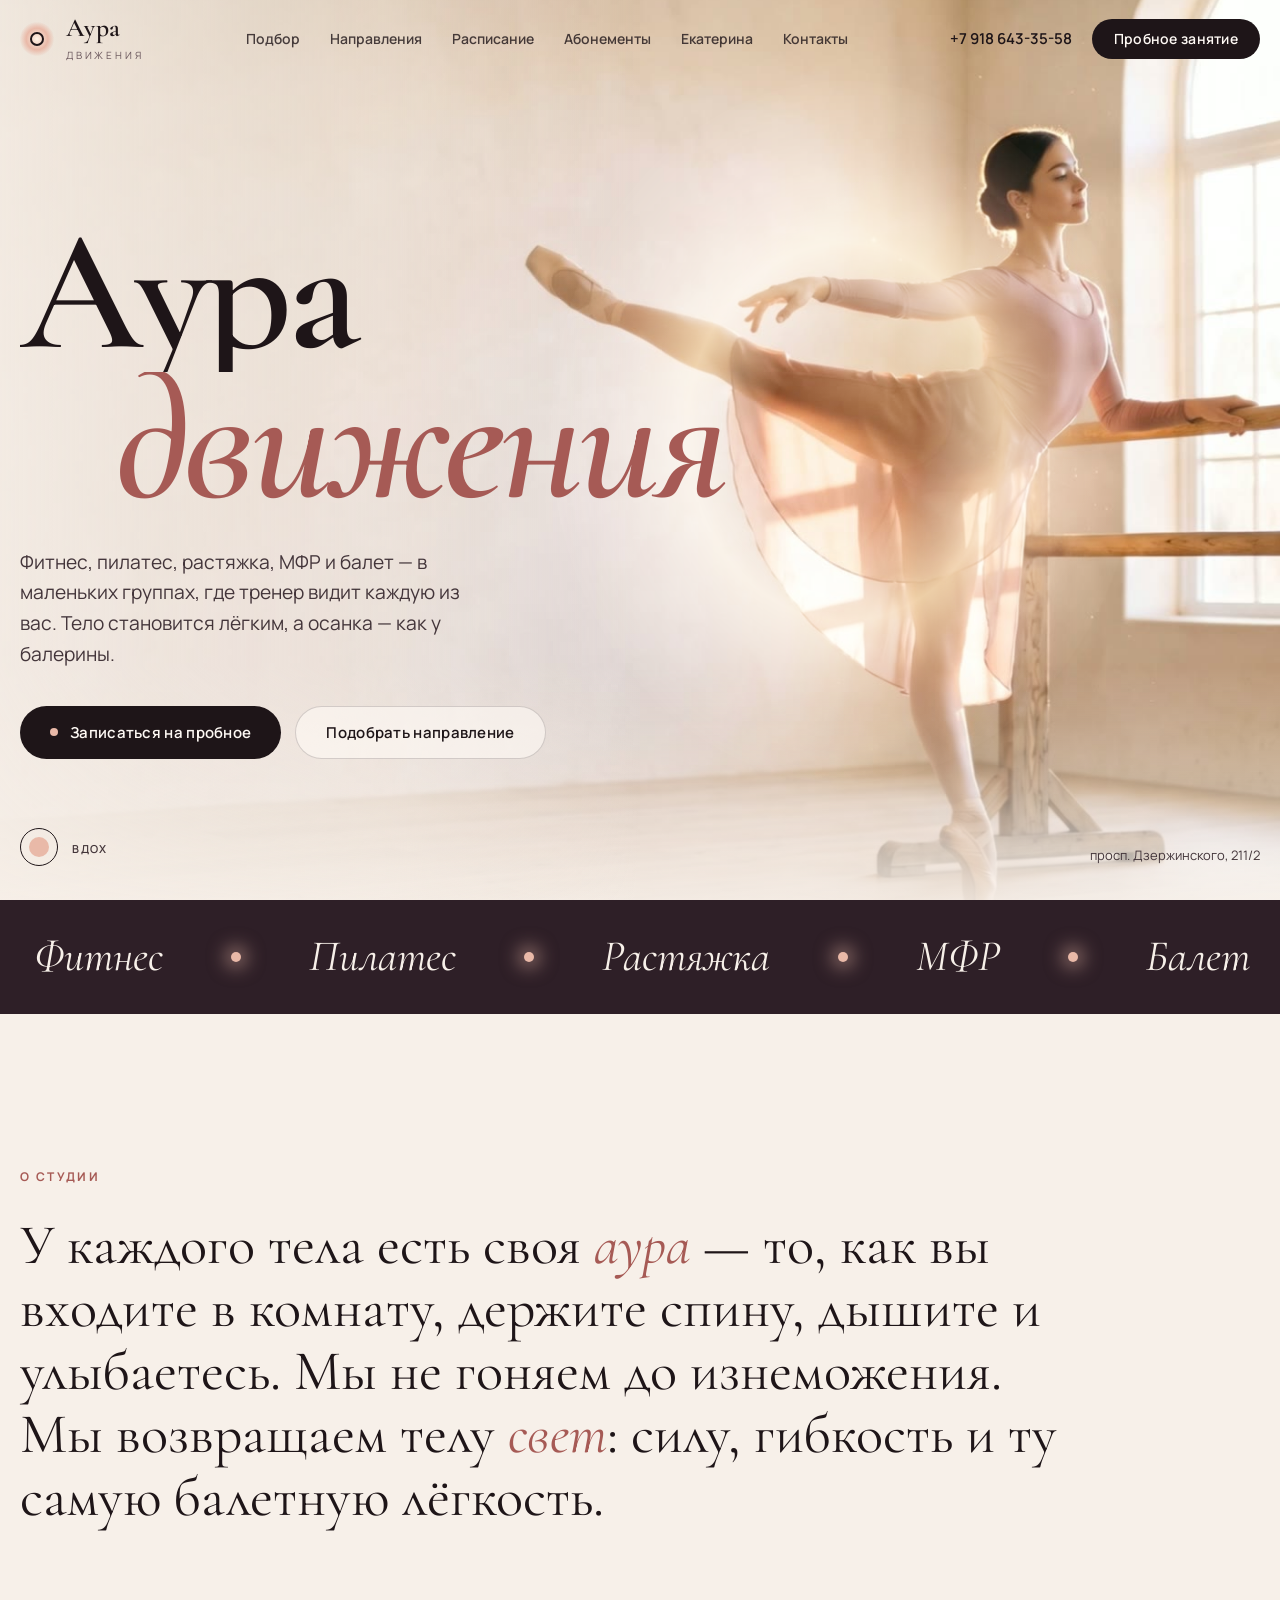
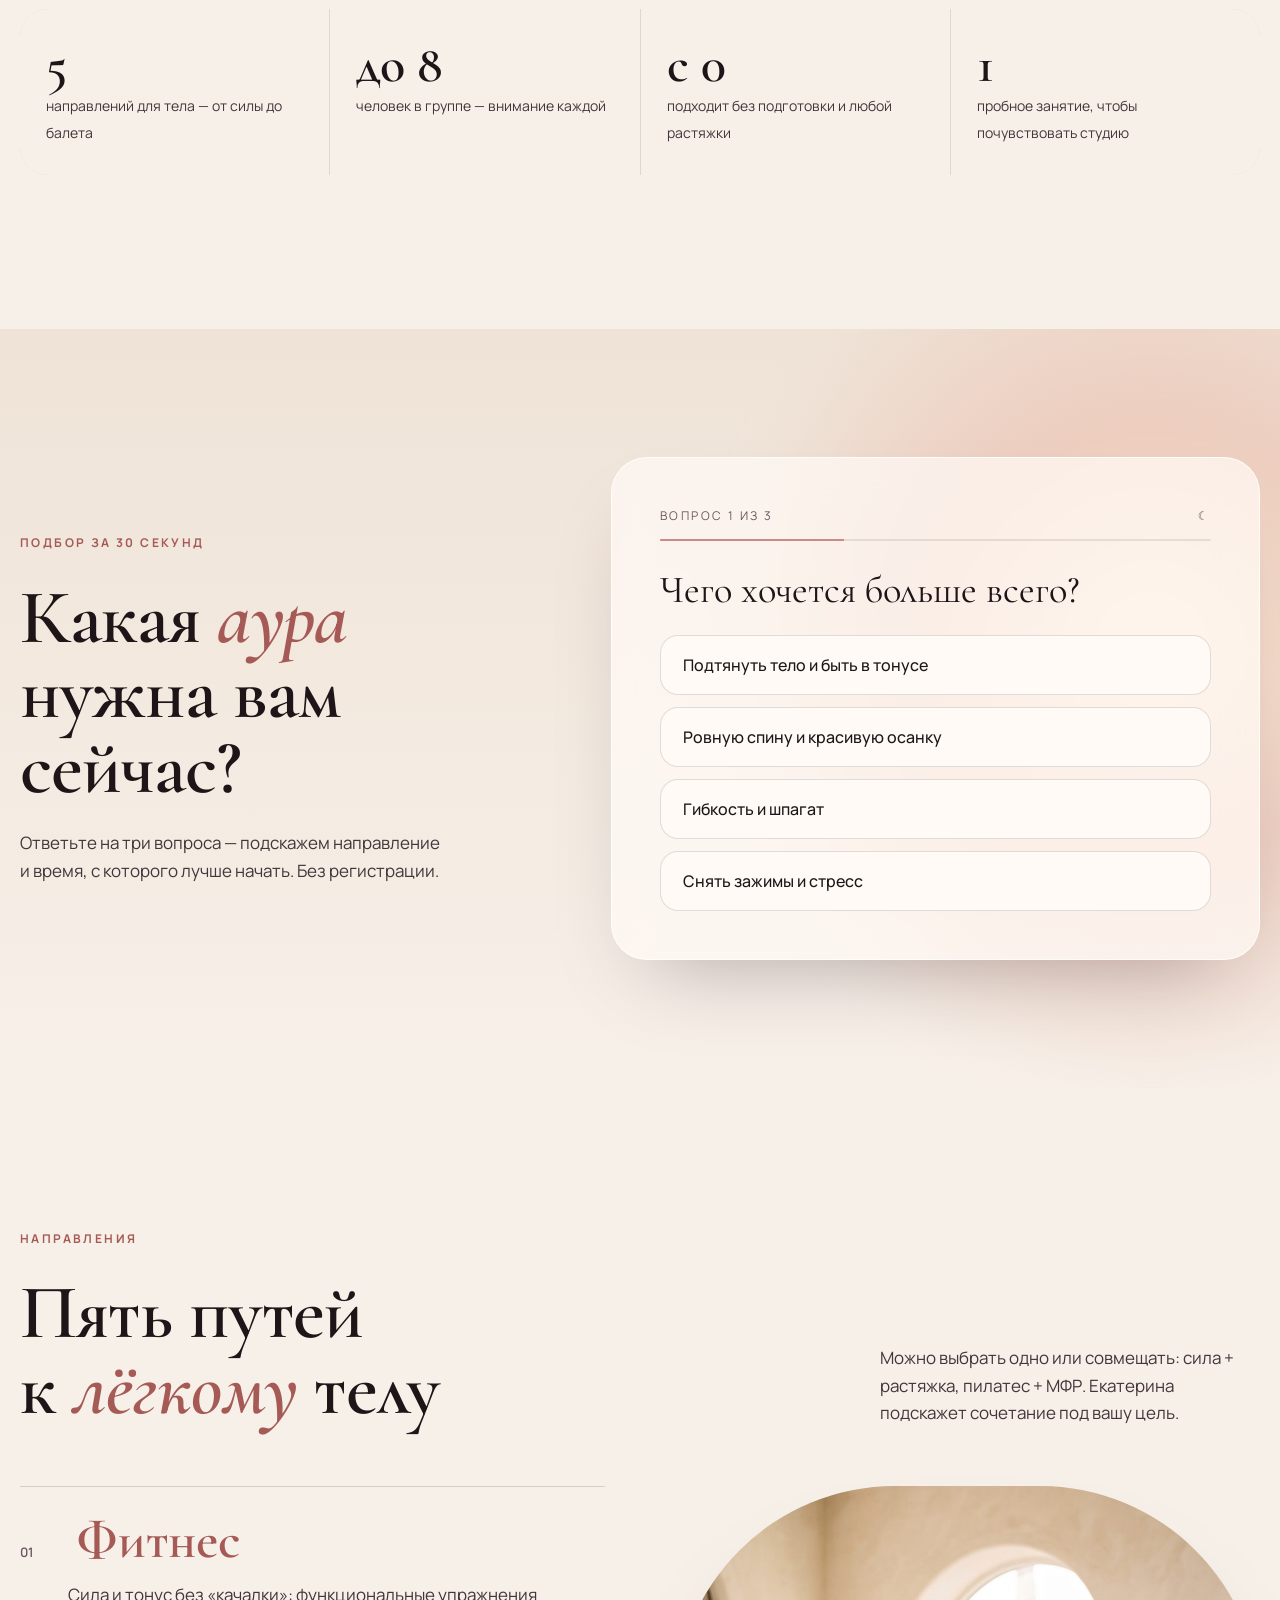
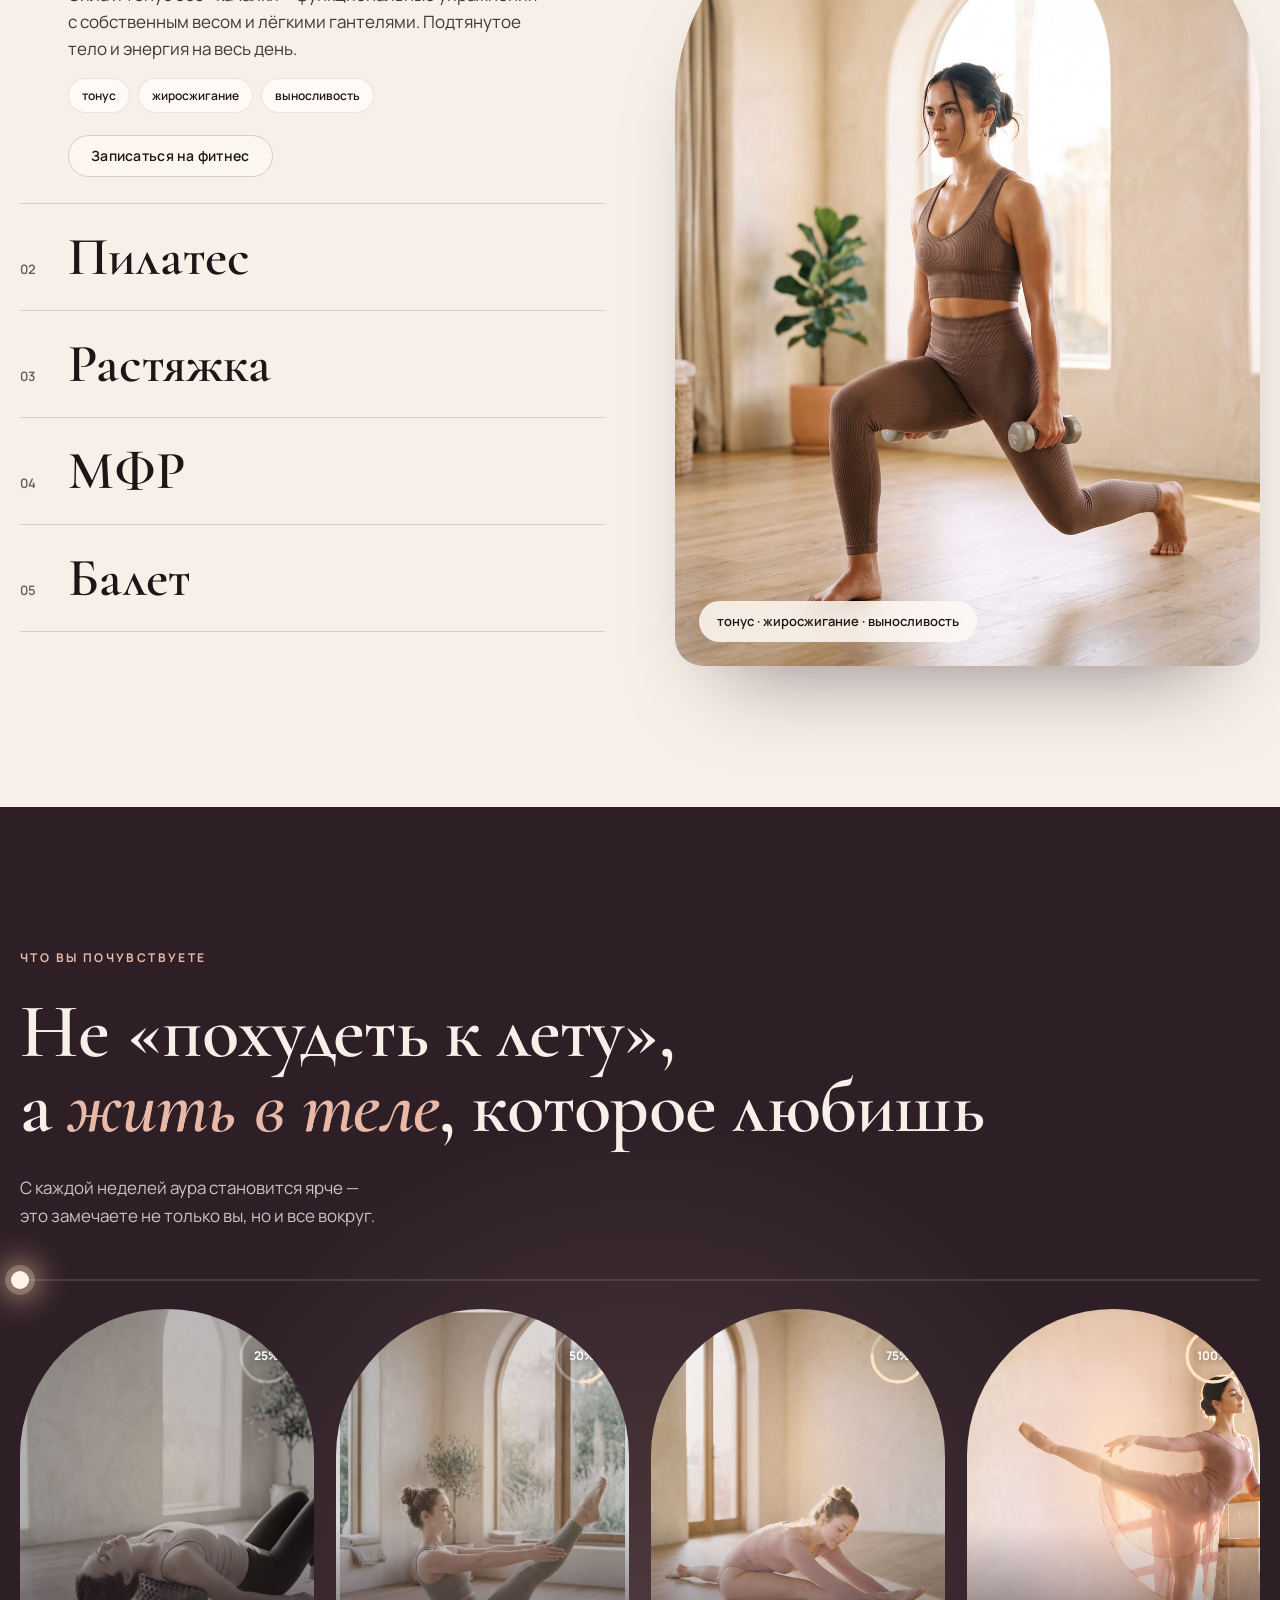
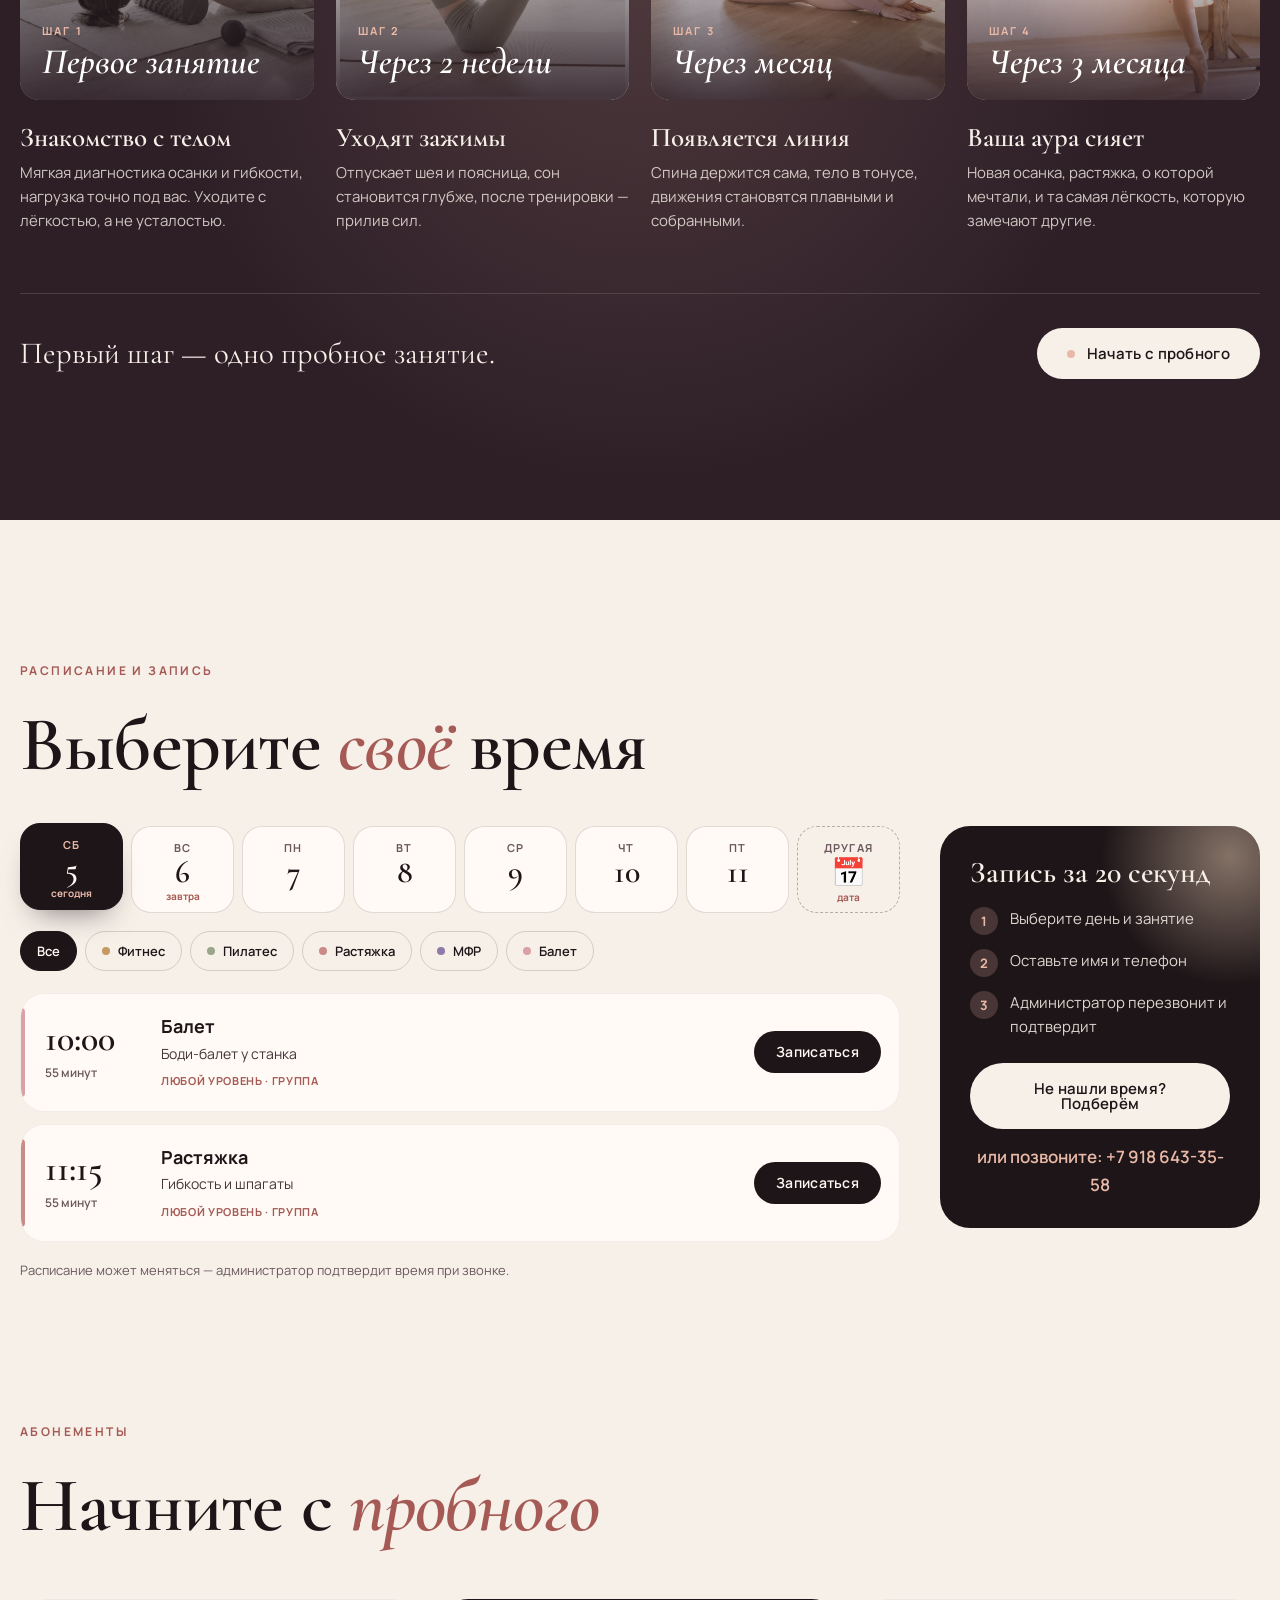
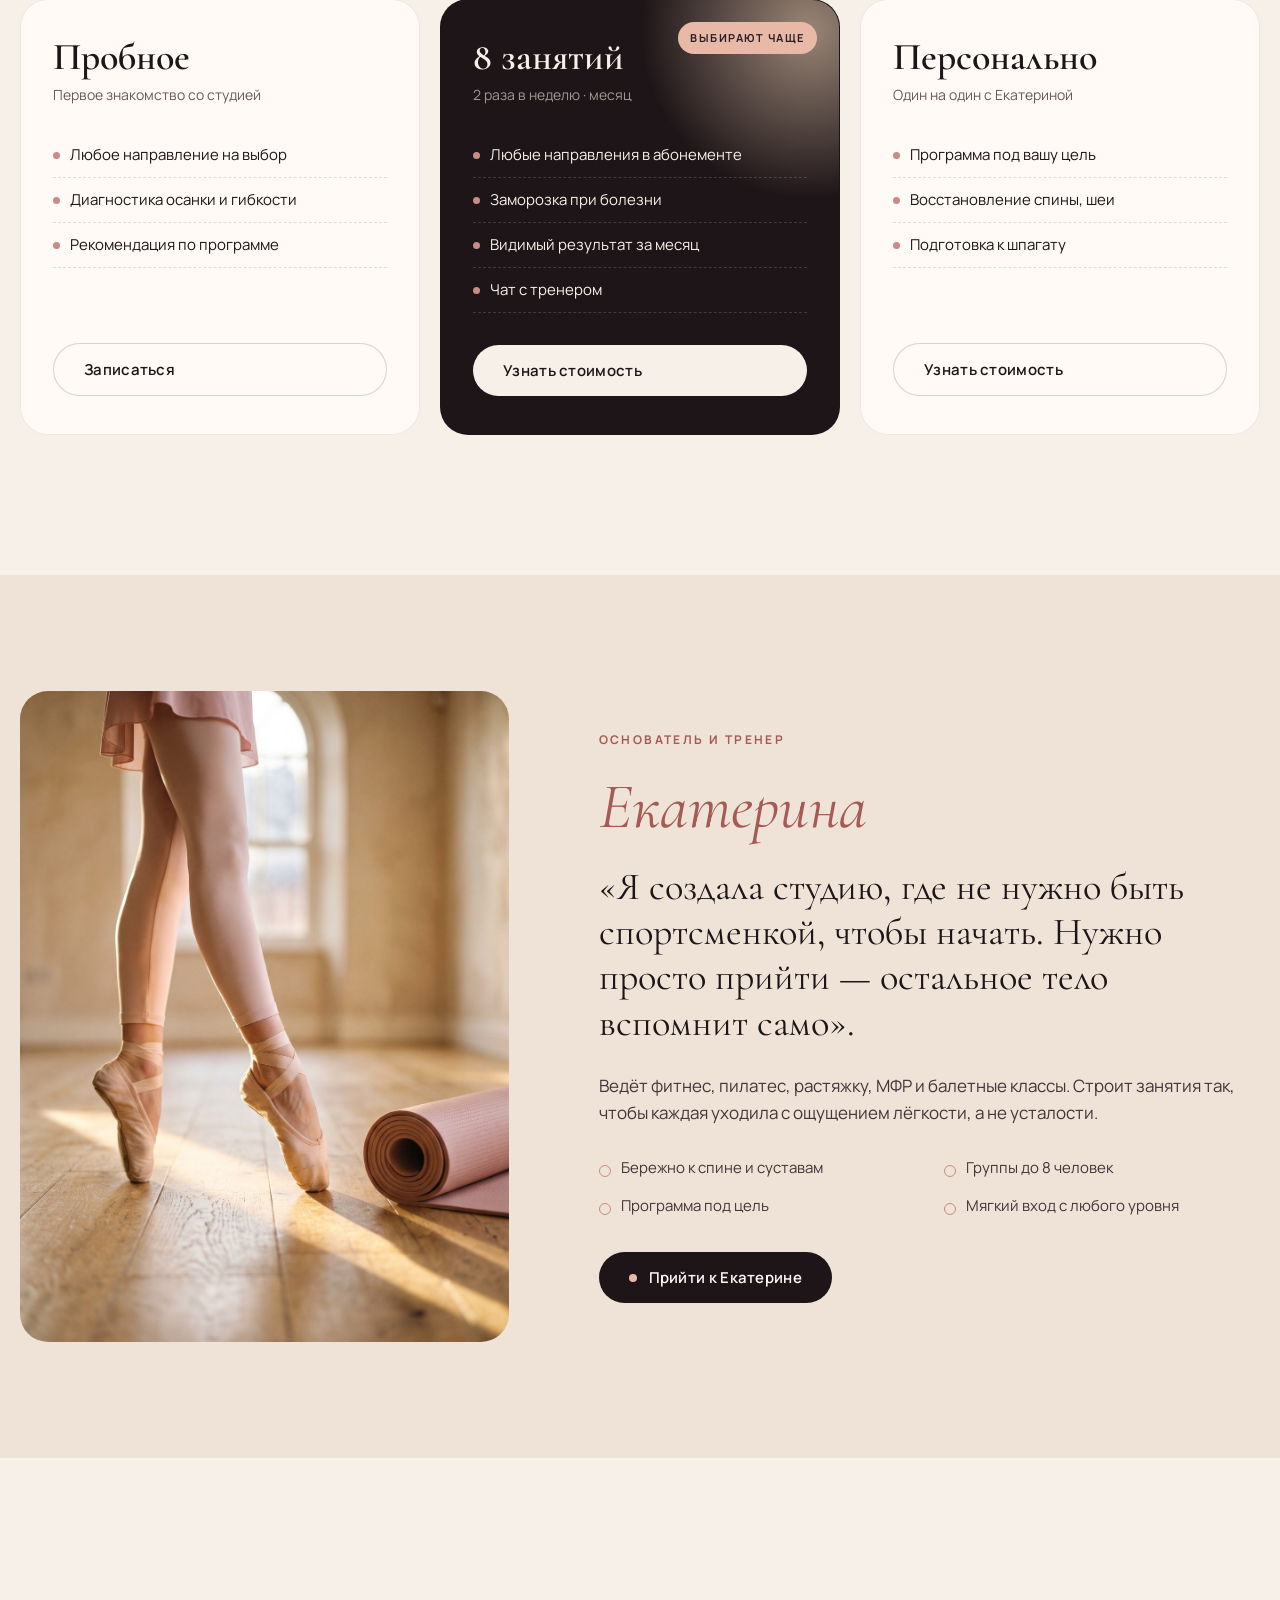
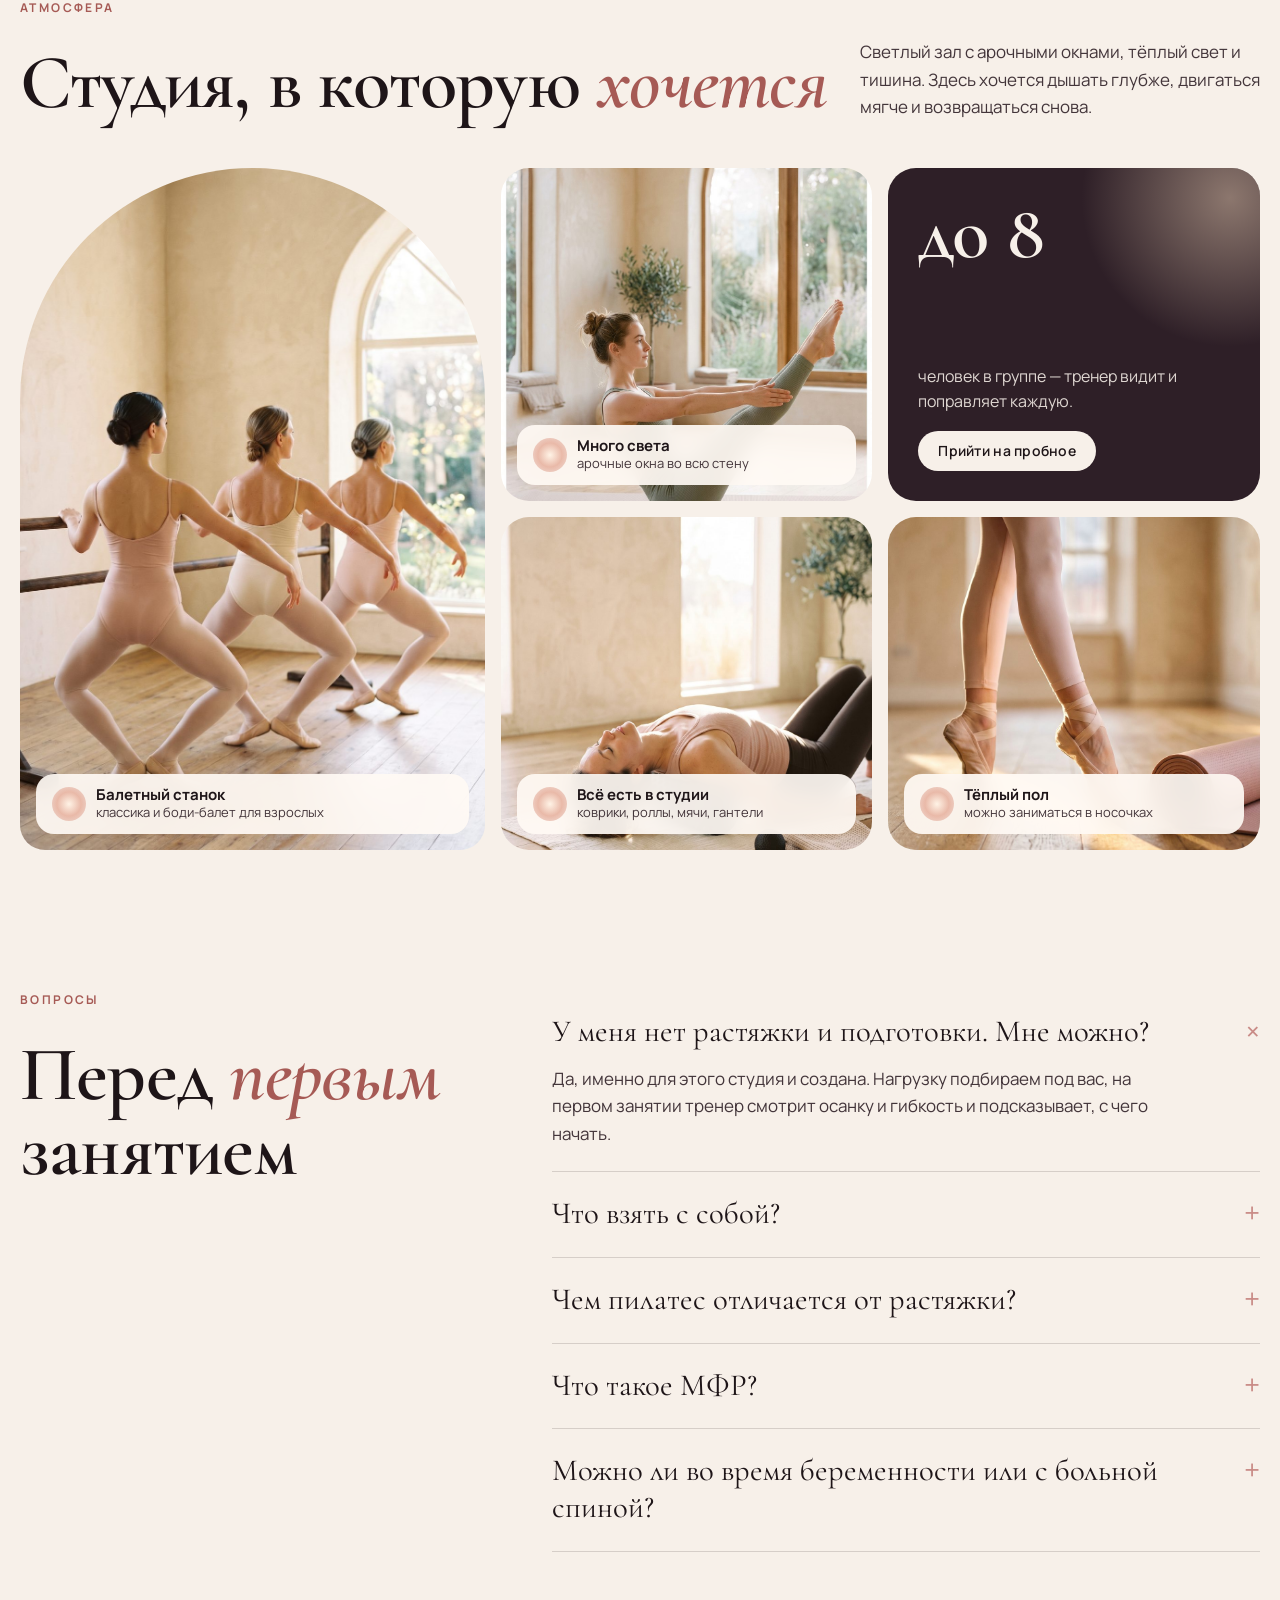
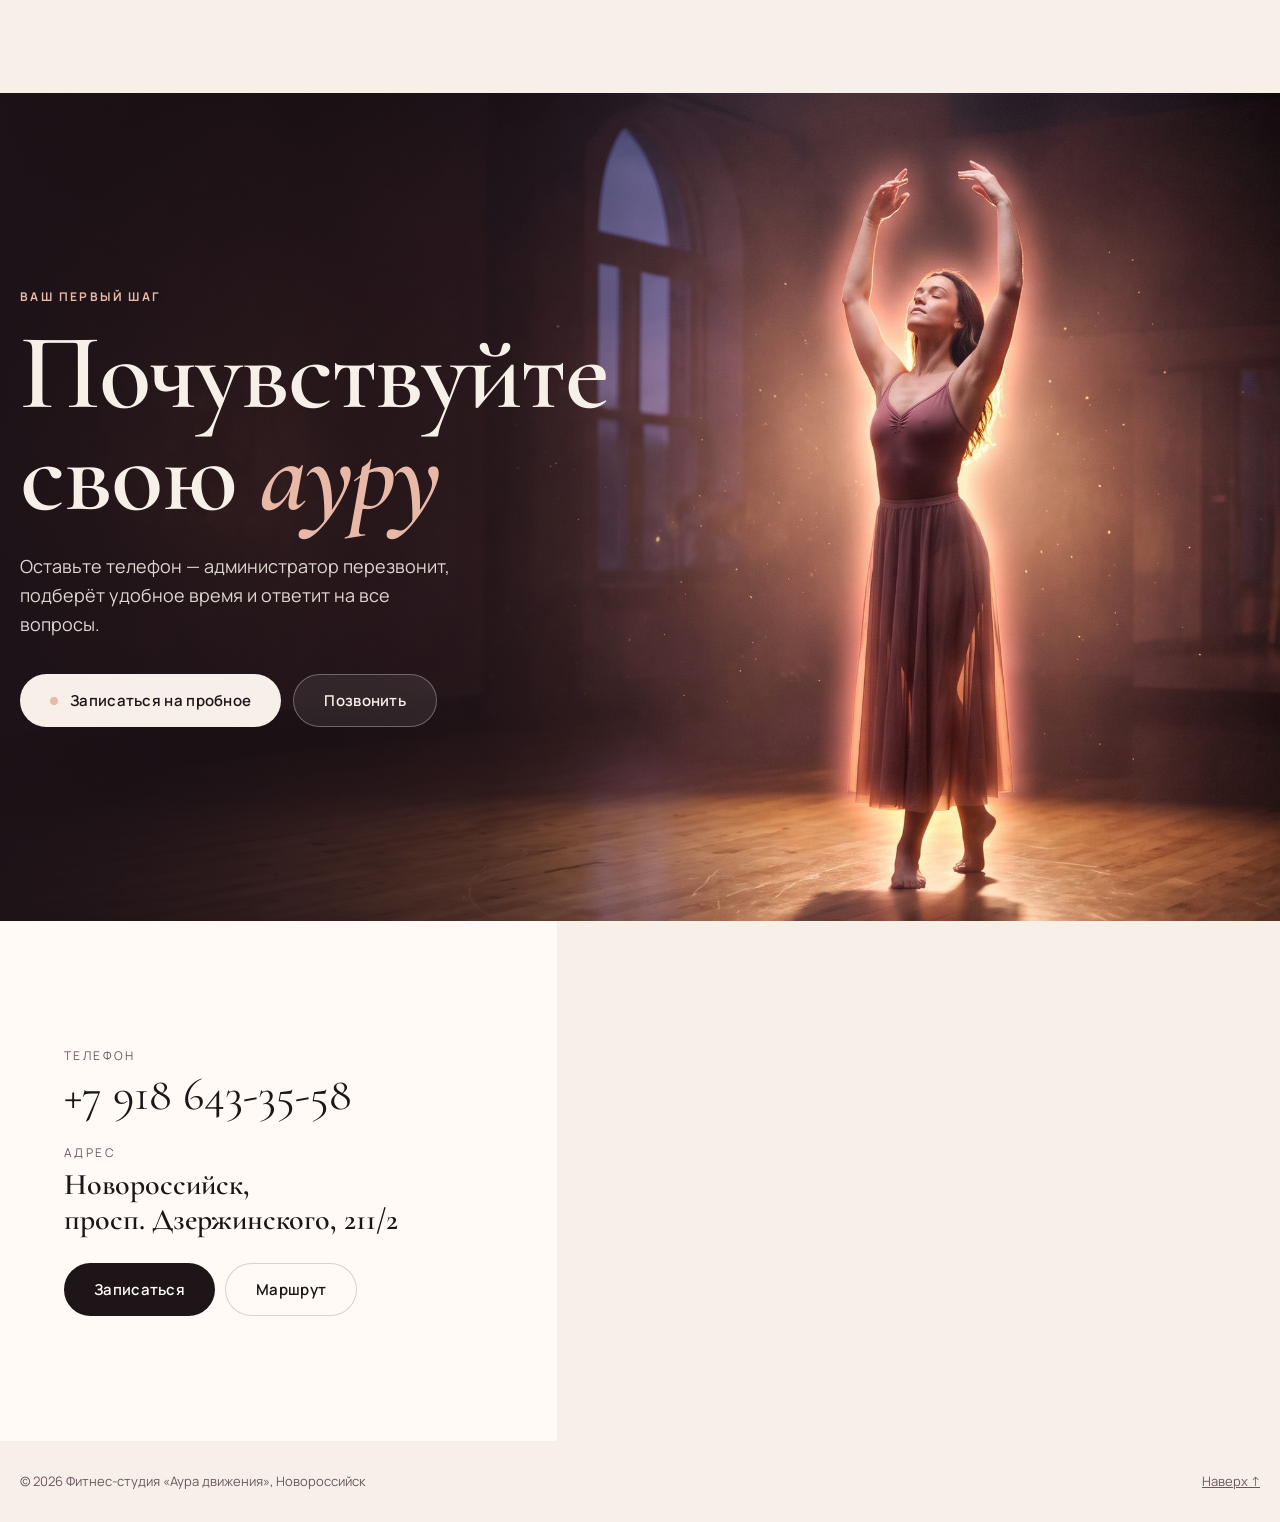
<file: aura/index.html>
<!doctype html>
<html lang="ru">
<head>
<meta charset="utf-8">
<meta name="viewport" content="width=device-width,initial-scale=1">
<title>Аура движения — фитнес, пилатес, растяжка и балет в Новороссийске</title>
<meta name="description" content="Студия Екатерины «Аура движения»: фитнес, пилатес, растяжка, МФР и балетные направления. Новороссийск, просп. Дзержинского, 211/2. Запишитесь на пробное занятие.">
<link rel="preconnect" href="https://fonts.googleapis.com">
<link href="https://fonts.googleapis.com/css2?family=Cormorant+Garamond:ital,wght@0,600;0,700;1,600&family=Manrope:wght@400;500;600;700&display=swap" rel="stylesheet">
<link rel="icon" href="data:image/svg+xml,%3Csvg xmlns='http://www.w3.org/2000/svg' viewBox='0 0 64 64'%3E%3Cdefs%3E%3CradialGradient id='g'%3E%3Cstop offset='0' stop-color='%23fff3e6'/%3E%3Cstop offset='.5' stop-color='%23e9b9a8'/%3E%3Cstop offset='1' stop-color='%23c98b86' stop-opacity='0'/%3E%3C/radialGradient%3E%3C/defs%3E%3Ccircle cx='32' cy='32' r='30' fill='url(%23g)'/%3E%3Ccircle cx='32' cy='32' r='12' fill='none' stroke='%232b2024' stroke-width='3'/%3E%3C/svg%3E">
<style>
:root{
  --cream:#f7f0e9; --sand:#efe3d7; --paper:#fffaf5;
  --ink:#1e1518; --ink2:#43353a; --mute:#6b585d; --roset:#a65a55;
  --rose:#c98b86; --rose2:#e9b9a8; --gold:#c49a62; --plum:#2e1f27;
  --r:28px; --ease:cubic-bezier(.2,.7,.2,1);
}
*{margin:0;padding:0;box-sizing:border-box}
html{scroll-behavior:smooth}
body{background:var(--cream);color:var(--ink);font:400 17px/1.6 Manrope,system-ui,sans-serif;-webkit-font-smoothing:antialiased;overflow-x:hidden}
img{display:block;max-width:100%}
a{color:inherit}
.serif{font-family:'Cormorant Garamond',serif;font-weight:600}
.wrap{width:min(1240px,100% - 32px);margin-inline:auto}
.eyebrow{font-size:12px;font-weight:700;letter-spacing:.2em;text-transform:uppercase;color:var(--roset)}
h2{font-family:'Cormorant Garamond',serif;font-weight:600;font-size:clamp(40px,6vw,84px);line-height:.98;letter-spacing:-.01em}
h2 i{color:var(--roset)}
section{position:relative}
.btn{--b:var(--ink);display:inline-flex;align-items:center;gap:12px;padding:18px 30px;border-radius:60px;background:var(--b);color:var(--paper);font:600 15px/1 Manrope;letter-spacing:.02em;text-decoration:none;border:0;cursor:pointer;transition:transform .4s var(--ease),box-shadow .4s}
.btn:hover{transform:translateY(-2px);box-shadow:0 14px 34px -12px rgba(43,32,36,.55)}
.btn .dot{width:8px;height:8px;border-radius:50%;background:var(--rose2);box-shadow:0 0 0 0 rgba(233,185,168,.8);animation:pulse 2.4s infinite}
@keyframes pulse{70%{box-shadow:0 0 0 12px rgba(233,185,168,0)}100%{box-shadow:0 0 0 0 rgba(233,185,168,0)}}
.btn.ghost{background:rgba(255,250,245,.6);color:var(--ink);border:1px solid rgba(43,32,36,.18);backdrop-filter:blur(10px)}
.reveal{opacity:0;transform:translateY(24px);transition:opacity .8s var(--ease),transform .8s var(--ease)}
.reveal.in{opacity:1;transform:none}

/* NAV */
header{position:fixed;inset:0 0 auto;z-index:50;transition:background .4s,backdrop-filter .4s,box-shadow .4s}
header.solid{background:rgba(247,240,233,.82);backdrop-filter:blur(16px);box-shadow:0 1px 0 rgba(43,32,36,.08)}
header .wrap{display:flex;align-items:center;justify-content:space-between;height:78px}
.logo{display:flex;align-items:center;gap:12px;text-decoration:none}
.logo .mark{width:34px;height:34px;border-radius:50%;background:radial-gradient(circle,#fff3e6 0,var(--rose2) 45%,rgba(201,139,134,0) 72%);position:relative;animation:breathe 8s ease-in-out infinite}
.logo .mark::after{content:"";position:absolute;inset:10px;border-radius:50%;border:2px solid var(--ink)}
.logo b{font-family:'Cormorant Garamond';font-size:26px;font-weight:600;letter-spacing:.01em;line-height:1}
.logo small{display:block;font-size:10px;letter-spacing:.28em;text-transform:uppercase;color:var(--mute);margin-top:3px}
nav.menu{display:flex;gap:30px;font-size:14px;font-weight:600}
nav.menu a{text-decoration:none;opacity:.8}
nav.menu a:hover{opacity:1}
.h-right{display:flex;align-items:center;gap:20px}
.h-right .tel{font-weight:600;font-size:15px;text-decoration:none}
.h-right .btn{padding:13px 22px;font-size:14px}
@keyframes breathe{0%,100%{transform:scale(.88)}50%{transform:scale(1.08)}}

/* HERO */
.hero{height:100svh;min-height:640px;overflow:hidden;color:var(--ink)}
.hero .bg{position:absolute;inset:-4%;background:url(img/hero-poster.jpg) center/cover;}
@keyframes heroIn{to{transform:scale(1)}}
.haloA{position:absolute;z-index:1;left:66%;top:48%;width:46vw;height:78vh;translate:-50% -50%;border-radius:50%;pointer-events:none;background:radial-gradient(ellipse,rgba(255,232,200,.0) 18%,rgba(255,214,170,.8) 38%,rgba(240,170,150,.4) 55%,rgba(240,170,150,0) 72%);mix-blend-mode:screen;opacity:0;transform:scale(.6);animation:halo 3.2s 1s var(--ease) forwards,haloB 6s 4.2s ease-in-out infinite}
@keyframes halo{to{opacity:1;transform:scale(1)}}
@keyframes haloB{50%{opacity:.7;transform:scale(1.06)}}
.sparks{position:absolute;z-index:2;left:66%;top:50%;width:40vw;height:70vh;translate:-50% -50%;pointer-events:none}
.sparks i{position:absolute;width:5px;height:5px;border-radius:50%;background:#fff6e6;box-shadow:0 0 10px 3px rgba(255,214,170,.9);opacity:0;animation:spark 5s ease-in infinite}
.sparks i:nth-child(1){left:20%;top:70%;animation-delay:1.6s}.sparks i:nth-child(2){left:35%;top:80%;animation-delay:2.4s}
.sparks i:nth-child(3){left:55%;top:75%;animation-delay:1.9s}.sparks i:nth-child(4){left:72%;top:65%;animation-delay:3.1s}
.sparks i:nth-child(5){left:45%;top:60%;animation-delay:2.8s}.sparks i:nth-child(6){left:82%;top:78%;animation-delay:3.6s}
.sparks i:nth-child(7){left:28%;top:55%;animation-delay:4.2s}.sparks i:nth-child(8){left:63%;top:85%;animation-delay:4.6s}
@keyframes spark{0%{opacity:0;transform:translateY(0) scale(.5)}20%{opacity:1}100%{opacity:0;transform:translateY(-42vh) scale(1.2)}}

.hero .bg video{position:absolute;inset:0;width:100%;height:100%;object-fit:cover;object-position:center}
.hero::before{content:"";position:absolute;inset:0;z-index:1;background:linear-gradient(90deg,rgba(247,240,233,.9) 0,rgba(247,240,233,.55) 30%,rgba(247,240,233,0) 50%),linear-gradient(0deg,rgba(247,240,233,.9) 0,rgba(247,240,233,0) 26%)}
.glow{position:absolute;z-index:2;width:520px;height:520px;border-radius:50%;pointer-events:none;background:radial-gradient(circle,rgba(255,226,196,.75) 0,rgba(233,185,168,.35) 35%,rgba(233,185,168,0) 68%);mix-blend-mode:soft-light;translate:-50% -50%;left:70%;top:45%;transition:left 1.2s var(--ease),top 1.2s var(--ease)}
.hero .wrap{position:relative;z-index:3;height:100%;display:flex;flex-direction:column;justify-content:center;padding-top:60px}
.hero h1{font-family:'Cormorant Garamond';font-weight:600;font-size:clamp(76px,13.5vw,212px);line-height:.8;letter-spacing:-.025em;margin:22px 0 26px}
.hero h1 .w{display:block;overflow:hidden;padding-bottom:.06em}
.hero h1 .w span{display:inline-block;transform:translateY(105%);animation:up 1.3s var(--ease) forwards}
.hero h1 .w:nth-child(2) span{animation-delay:.15s;font-style:italic;color:var(--roset);padding-left:.55em}
@keyframes up{to{transform:none}}
.hero .lead{max-width:470px;font-size:clamp(17px,1.5vw,20px);color:var(--ink2);margin-bottom:36px;opacity:0;animation:fade 1.2s .6s forwards}
.hero .cta{display:flex;gap:14px;flex-wrap:wrap;opacity:0;animation:fade 1.2s .8s forwards}
@keyframes fade{to{opacity:1}}
.hero .meta{position:absolute;z-index:3;bottom:34px;left:0;right:0}
.hero .meta .wrap{flex-direction:row;justify-content:space-between;align-items:end;height:auto;padding:0;font-size:13px;color:var(--ink2)}
.breath{display:flex;align-items:center;gap:14px;font-weight:600;letter-spacing:.14em;text-transform:uppercase;font-size:11px}
.breath i{width:38px;height:38px;border-radius:50%;border:1.5px solid var(--ink);animation:breathe 8s ease-in-out infinite;position:relative}
.breath i::after{content:"";position:absolute;inset:8px;border-radius:50%;background:var(--rose2);animation:breathe 8s ease-in-out infinite reverse}
.breath em{font-style:normal;position:relative;display:inline-block;width:90px;height:14px}
.breath em span{position:absolute;left:0;animation:swap 8s infinite}
.breath em span+span{opacity:0;animation-delay:-4s}
@keyframes swap{0%,46%{opacity:1}50%,96%{opacity:0}100%{opacity:1}}

/* MARQUEE */
.ticker{background:var(--plum);color:var(--cream);overflow:hidden;padding:22px 0;white-space:nowrap}
.ticker div{display:inline-flex;animation:mq 34s linear infinite}
.ticker span{font-family:'Cormorant Garamond';font-size:clamp(28px,3.4vw,46px);font-style:italic;padding:0 34px;display:flex;align-items:center;gap:68px}
.ticker span::after{content:"";width:10px;height:10px;border-radius:50%;background:var(--rose2);box-shadow:0 0 18px 6px rgba(233,185,168,.5)}
@keyframes mq{to{transform:translateX(-50%)}}

/* MANIFEST */
.manifest{padding:clamp(90px,12vw,170px) 0}
.manifest p.big{font-family:'Cormorant Garamond';font-size:clamp(32px,4.4vw,62px);line-height:1.12;max-width:1060px}
.manifest p.big i{color:var(--roset)}
.facts{display:grid;grid-template-columns:repeat(4,1fr);gap:1px;background:rgba(43,32,36,.12);margin-top:80px;border-radius:var(--r);overflow:hidden}
.facts div{background:var(--cream);padding:30px 26px}
.facts b{display:block;font-family:'Cormorant Garamond';font-size:52px;line-height:1;font-weight:600}
.facts span{font-size:14px;color:var(--ink2)}

/* QUIZ */
.quiz{background:linear-gradient(180deg,var(--sand),var(--cream));padding:clamp(80px,10vw,140px) 0;overflow:hidden}
.quiz .aura-bg{position:absolute;width:70vmax;height:70vmax;right:-25vmax;top:-10vmax;border-radius:50%;background:radial-gradient(circle,rgba(255,236,214,.95) 0,rgba(233,185,168,.55) 35%,rgba(201,139,134,0) 70%);filter:blur(20px);transition:background 1.2s;animation:breathe 10s ease-in-out infinite}
.quiz .grid{position:relative;display:grid;grid-template-columns:.9fr 1.1fr;gap:60px;align-items:center}
.quiz .card{background:rgba(255,250,245,.72);backdrop-filter:blur(18px);border:1px solid rgba(255,255,255,.8);border-radius:36px;padding:clamp(28px,4vw,48px);box-shadow:0 40px 80px -40px rgba(46,31,39,.35);min-height:440px;display:flex;flex-direction:column}
.q-step{font-size:12px;letter-spacing:.2em;text-transform:uppercase;color:var(--mute);display:flex;justify-content:space-between}
.q-bar{height:2px;background:rgba(43,32,36,.1);margin:14px 0 28px;border-radius:2px;overflow:hidden}
.q-bar i{display:block;height:100%;width:33%;background:var(--rose);transition:width .6s var(--ease)}
.q-title{font-family:'Cormorant Garamond';font-size:clamp(28px,3vw,40px);line-height:1.1;margin-bottom:24px}
.q-opts{display:grid;gap:12px}
.q-opts button{text-align:left;padding:18px 22px;border-radius:18px;border:1px solid rgba(43,32,36,.14);background:var(--paper);font:500 16px Manrope;color:var(--ink);cursor:pointer;display:flex;justify-content:space-between;align-items:center;transition:all .35s var(--ease)}
.q-opts button::after{content:"→";opacity:0;transform:translateX(-8px);transition:all .35s}
.q-opts button:hover{border-color:var(--rose);background:#fff;transform:translateX(4px)}
.q-opts button:hover::after{opacity:1;transform:none}
.q-res{display:grid;grid-template-columns:150px 1fr;gap:24px;align-items:center}
.q-res img{border-radius:22px;aspect-ratio:3/4;object-fit:cover}
.q-res h3{font-family:'Cormorant Garamond';font-size:46px;line-height:1;font-weight:600;margin:6px 0 10px}
.q-res p{color:var(--ink2);font-size:15px;margin-bottom:22px}
.fadeq{animation:fq .6s var(--ease)}
@keyframes fq{from{opacity:0;transform:translateY(16px)}}

/* DIRECTIONS */
.dirs{padding:clamp(90px,11vw,160px) 0}
.dirs .head{display:flex;justify-content:space-between;align-items:end;gap:30px;margin-bottom:60px;flex-wrap:wrap}
.dirs .head p{max-width:380px;color:var(--ink2)}
.dlist{display:grid;grid-template-columns:1fr 1fr;gap:70px;align-items:start}
.dlist ol{list-style:none;border-top:1px solid rgba(43,32,36,.16)}
.dlist li{border-bottom:1px solid rgba(43,32,36,.16);cursor:pointer;padding:26px 0;transition:padding .5s var(--ease)}
.dlist li .t{display:flex;align-items:baseline;gap:22px}
.dlist li .n{font-size:13px;color:var(--mute);font-weight:600;width:26px}
.dlist li h3{font-family:'Cormorant Garamond';font-weight:600;font-size:clamp(36px,4.2vw,60px);line-height:1;transition:color .4s,transform .5s var(--ease)}
.dlist li .d{display:grid;grid-template-rows:0fr;transition:grid-template-rows .6s var(--ease)}
.dlist li .d>div{overflow:hidden;padding-left:48px}
.dlist li .d p{color:var(--ink2);padding-top:14px;max-width:470px}
.dlist li .tags{display:flex;gap:8px;flex-wrap:wrap;margin:16px 0 4px}
.dlist li .tags span{font-size:12px;font-weight:600;padding:7px 13px;border-radius:30px;background:var(--paper);border:1px solid rgba(43,32,36,.1)}
.dlist li.on h3{color:var(--roset);transform:translateX(8px)}
.dlist li.on .d{grid-template-rows:1fr}
.dlist li .mimg{display:none}
.dphoto{position:sticky;top:110px;aspect-ratio:3/4;border-radius:220px 220px var(--r) var(--r);overflow:hidden;background:var(--sand);box-shadow:0 50px 90px -50px rgba(46,31,39,.55)}
.dphoto img{position:absolute;inset:0;width:100%;height:100%;object-fit:cover;opacity:0;transform:scale(1.08);transition:opacity .9s var(--ease),transform 1.6s var(--ease)}
.dphoto img.on{opacity:1;transform:none}
.dphoto .lbl{position:absolute;left:24px;bottom:24px;z-index:2;background:rgba(255,250,245,.85);backdrop-filter:blur(8px);border-radius:30px;padding:10px 18px;font-size:13px;font-weight:600}

/* JOURNEY */
.journey{background:var(--plum);color:var(--cream);padding:clamp(90px,11vw,150px) 0;overflow:hidden}
.journey::before{content:"";position:absolute;width:90vmax;height:90vmax;left:50%;top:60%;translate:-50% -50%;border-radius:50%;background:radial-gradient(circle,rgba(233,185,168,.16) 0,rgba(233,185,168,0) 60%);pointer-events:none}
.journey .top{display:flex;justify-content:space-between;align-items:end;gap:30px;flex-wrap:wrap}
.journey h2 i{color:var(--rose2)}
.journey .eyebrow{color:var(--rose2)}
.journey .top p{max-width:360px;color:rgba(247,240,233,.78)}
.track{position:relative;margin-top:80px}
.rail{position:absolute;left:0;right:0;top:-30px;height:2px;background:rgba(247,240,233,.12);border-radius:2px}
.rail i{position:absolute;left:0;top:0;height:100%;width:0;background:linear-gradient(90deg,var(--rose),#ffe2c4);border-radius:2px;transition:width .2s linear}
.rail i::after{content:"";position:absolute;right:-9px;top:-8px;width:18px;height:18px;border-radius:50%;background:#fff3e6;box-shadow:0 0 0 6px rgba(255,226,196,.25),0 0 30px 10px rgba(255,210,170,.6)}
.stages{display:grid;grid-template-columns:repeat(4,1fr);gap:22px}
.stage{position:relative}
.stage .pic{position:relative;aspect-ratio:3/4;border-radius:200px 200px 26px 26px;overflow:hidden;isolation:isolate;transition:transform .7s var(--ease)}
.stage:hover .pic{transform:translateY(-8px)}
.stage .pic img{width:100%;height:100%;object-fit:cover;filter:grayscale(var(--g)) brightness(var(--b));transition:filter .8s,transform 1.4s var(--ease)}
.stage:hover .pic img{filter:none;transform:scale(1.05)}
.stage .pic::after{content:"";position:absolute;inset:0;background:radial-gradient(ellipse at 50% 38%,rgba(255,220,180,var(--a)) 0,rgba(233,185,168,calc(var(--a)*.5)) 30%,rgba(46,31,39,0) 62%),linear-gradient(0deg,rgba(46,31,39,.88) 0,rgba(46,31,39,0) 45%);pointer-events:none}
.stage .when{position:absolute;left:22px;right:22px;bottom:20px;z-index:2}
.stage .when small{display:block;font-size:11px;font-weight:700;letter-spacing:.2em;text-transform:uppercase;color:var(--rose2);margin-bottom:4px}
.stage .when b{font-family:'Cormorant Garamond';font-style:italic;font-weight:600;font-size:clamp(32px,2.8vw,42px);line-height:1;color:#fff}
.meter{position:absolute;top:18px;right:18px;z-index:2;width:58px;height:58px}
.meter svg{width:100%;height:100%;transform:rotate(-90deg)}
.meter circle{fill:none;stroke-width:3}
.meter .bgc{stroke:rgba(255,255,255,.3)}
.meter .fg{stroke:#ffe2c4;stroke-linecap:round;stroke-dasharray:157;stroke-dashoffset:157;transition:stroke-dashoffset 1.6s var(--ease)}
.stage.in .meter .fg{stroke-dashoffset:var(--off)}
.meter span{position:absolute;inset:0;display:grid;place-items:center;font-size:12px;font-weight:700;color:#fff;text-shadow:0 1px 6px rgba(0,0,0,.4)}
.stage h4{font-family:'Cormorant Garamond';font-size:27px;font-weight:600;line-height:1.15;margin:22px 0 8px}
.stage p{font-size:15px;color:rgba(247,240,233,.8)}
.jcta{display:flex;align-items:center;gap:22px;flex-wrap:wrap;margin-top:60px;padding-top:34px;border-top:1px solid rgba(247,240,233,.14)}
.jcta p{font-family:'Cormorant Garamond';font-size:clamp(24px,2.4vw,32px);flex:1;min-width:240px}
.jcta .btn{--b:var(--cream);color:var(--ink)}

/* SCHEDULE */
.sched{padding:clamp(90px,11vw,150px) 0}
.sgrid{display:grid;grid-template-columns:1fr 320px;gap:40px;align-items:start;margin-top:44px}
.days{display:grid;grid-template-columns:repeat(8,1fr);gap:8px;margin-bottom:18px}
.days button{border:1px solid rgba(30,21,24,.14);background:var(--paper);border-radius:20px;padding:12px 4px 10px;cursor:pointer;font-family:Manrope;color:var(--ink);transition:all .3s var(--ease)}
.days button small{display:block;font-size:11px;font-weight:700;letter-spacing:.12em;text-transform:uppercase;color:var(--mute)}
.days button b{display:block;font-family:'Cormorant Garamond';font-size:32px;line-height:1.05;font-weight:600}
.days button em{display:block;font-style:normal;font-size:10px;font-weight:700;color:var(--roset);height:13px}
.days button.on{background:var(--ink);color:var(--paper);border-color:var(--ink);transform:translateY(-3px);box-shadow:0 16px 30px -16px rgba(30,21,24,.6)}
.days button.on small,.days button.on em{color:var(--rose2)}
.days .cal{position:relative;border:1px dashed rgba(30,21,24,.3);background:transparent;border-radius:20px;padding:12px 4px 10px;cursor:pointer;text-align:center;transition:all .3s var(--ease)}
.days .cal small{display:block;font-size:11px;font-weight:700;letter-spacing:.12em;text-transform:uppercase;color:var(--mute)}
.days .cal b{display:block;font-family:'Cormorant Garamond';font-size:28px;line-height:1.15;font-weight:600}
.days .cal em{display:block;font-style:normal;font-size:10px;font-weight:700;color:var(--roset);height:13px}
.days>*,.sgrid>*,.quiz .grid>*,.dlist>*,.coach .grid>*,.faq .grid>*,.contacts>*{min-width:0}
.days .cal{overflow:hidden}
.days .cal input{position:absolute;inset:0;opacity:0;width:100%;height:100%;min-width:0;cursor:pointer;border:0;padding:0;-webkit-appearance:none;appearance:none}
.field input{min-width:0;max-width:100%;-webkit-appearance:none;appearance:none;min-height:52px}
.mbox{overflow-x:hidden}
html,body{max-width:100%;overflow-x:hidden}
.days .cal.on{background:var(--ink);color:var(--paper);border:1px solid var(--ink);transform:translateY(-3px)}
.days .cal.on small,.days .cal.on em{color:var(--rose2)}
.filters{display:flex;gap:8px;flex-wrap:wrap;margin-bottom:22px}
.filters button{padding:10px 16px;border-radius:30px;border:1px solid rgba(30,21,24,.16);background:transparent;font:600 13px Manrope;color:var(--ink);cursor:pointer;transition:all .3s;display:inline-flex;align-items:center;gap:8px}
.filters button i{width:8px;height:8px;border-radius:50%;background:var(--c,var(--ink))}
.filters button.on{background:var(--ink);color:var(--paper);border-color:var(--ink)}
.classes{display:grid;gap:12px;min-height:200px}
.cls{display:grid;grid-template-columns:96px 1fr auto;align-items:center;gap:20px;background:var(--paper);border-radius:24px;padding:18px 18px 18px 24px;border:1px solid rgba(30,21,24,.06);position:relative;overflow:hidden;animation:fq .5s var(--ease) both;transition:transform .35s var(--ease),box-shadow .35s}
.cls::before{content:"";position:absolute;left:0;top:14px;bottom:14px;width:4px;border-radius:0 4px 4px 0;background:var(--c)}
.cls:hover{transform:translateY(-2px);box-shadow:0 20px 40px -24px rgba(46,31,39,.45)}
.cls .tm b{display:block;font-family:'Cormorant Garamond';font-size:36px;font-weight:600;line-height:1}
.cls .tm small{font-size:12px;color:var(--mute);font-weight:600}
.cls h4{font-size:18px;font-weight:700}
.cls p{font-size:14px;color:var(--ink2);margin-top:2px}
.cls .lv{display:inline-block;font-size:11px;font-weight:700;letter-spacing:.06em;text-transform:uppercase;color:var(--roset);margin-top:6px}
.cls .btn{padding:14px 22px;font-size:14px;white-space:nowrap}
.cls.past{opacity:.45}
.cls.past .btn{pointer-events:none;background:var(--sand);color:var(--mute)}
.empty{padding:40px;text-align:center;border:1px dashed rgba(30,21,24,.2);border-radius:24px;color:var(--ink2)}
.how{position:sticky;top:100px;background:var(--ink);color:var(--cream);border-radius:30px;padding:30px;overflow:hidden}
.how::before{content:"";position:absolute;width:260px;height:260px;right:-100px;top:-100px;border-radius:50%;background:radial-gradient(circle,rgba(255,226,196,.45),rgba(233,185,168,0) 70%)}
.how h4{font-family:'Cormorant Garamond';font-size:30px;font-weight:600;line-height:1.1;margin-bottom:18px;position:relative}
.how ol{list-style:none;counter-reset:h;display:grid;gap:14px;position:relative}
.how li{counter-increment:h;display:grid;grid-template-columns:30px 1fr;gap:10px;font-size:15px;color:rgba(247,240,233,.88)}
.how li::before{content:counter(h);width:28px;height:28px;border-radius:50%;background:rgba(233,185,168,.2);color:var(--rose2);display:grid;place-items:center;font-weight:700;font-size:13px}
.how .btn{--b:var(--cream);color:var(--ink);width:100%;justify-content:center;margin-top:24px;position:relative}
.how a.tel{display:block;text-align:center;margin-top:14px;font-weight:600;text-decoration:none;color:var(--rose2);position:relative}
.note{font-size:13px;color:var(--mute);margin-top:18px}
.msum{display:flex;gap:14px;align-items:center;background:var(--sand);border-radius:20px;padding:14px 16px;margin:6px 0 20px}
.msum i{flex:none;width:12px;height:12px;border-radius:50%;background:var(--c,var(--rose))}
.msum b{display:block;font-size:16px}
.msum span{font-size:14px;color:var(--ink2)}

/* PRICES */
.prices{padding:0 0 clamp(90px,11vw,150px)}
.plans{display:grid;grid-template-columns:repeat(3,1fr);gap:20px;margin-top:56px}
.plan{border-radius:var(--r);padding:38px 32px;background:var(--paper);border:1px solid rgba(43,32,36,.08);display:flex;flex-direction:column;position:relative;overflow:hidden;transition:transform .5s var(--ease)}
.plan:hover{transform:translateY(-6px)}
.plan h4{font-family:'Cormorant Garamond';font-size:38px;font-weight:600;line-height:1}
.plan .sub{font-size:14px;color:var(--mute);margin:8px 0 26px}
.plan ul{list-style:none;margin-bottom:32px;flex:1}
.plan li{padding:10px 0;border-bottom:1px dashed rgba(43,32,36,.14);font-size:15px;display:flex;gap:10px}
.plan li::before{content:"";flex:none;width:7px;height:7px;border-radius:50%;background:var(--rose);margin-top:9px}
.plan.hot{background:var(--ink);color:var(--cream)}
.plan.hot .sub{color:rgba(247,240,233,.6)}
.plan.hot li{border-color:rgba(247,240,233,.16)}
.plan.hot::before{content:"";position:absolute;width:340px;height:340px;right:-140px;top:-140px;border-radius:50%;background:radial-gradient(circle,rgba(255,226,196,.55),rgba(233,185,168,0) 70%);animation:breathe 8s ease-in-out infinite}
.plan.hot .btn{--b:var(--cream);color:var(--ink)}
.badge{position:absolute;top:22px;right:22px;font-size:11px;font-weight:700;letter-spacing:.14em;text-transform:uppercase;padding:7px 12px;border-radius:20px;background:var(--rose2);color:var(--plum)}

/* COACH */
.coach{padding:clamp(70px,9vw,130px) 0;background:var(--sand)}
.coach .grid{display:grid;grid-template-columns:.85fr 1.15fr;gap:clamp(40px,7vw,110px);align-items:center}
.coach .ph{border-radius:var(--r);overflow:hidden;aspect-ratio:3/4;position:relative}
.coach .ph img{width:100%;height:100%;object-fit:cover}
.coach .sig{font-family:'Cormorant Garamond';font-style:italic;font-size:64px;color:var(--roset);line-height:1;margin-top:26px}
.coach blockquote{font-family:'Cormorant Garamond';font-size:clamp(28px,3vw,42px);line-height:1.18;margin:26px 0}
.coach ul{list-style:none;display:grid;grid-template-columns:1fr 1fr;gap:14px 30px;margin-top:30px}
.coach li{font-size:15px;color:var(--ink2);padding-left:22px;position:relative}
.coach li::before{content:"";position:absolute;left:0;top:9px;width:10px;height:10px;border-radius:50%;border:1.5px solid var(--rose)}

/* GALLERY / STUDIO */
.gal{padding:clamp(90px,11vw,150px) 0 0}
.gal .head{display:flex;justify-content:space-between;align-items:end;gap:30px;flex-wrap:wrap;margin-bottom:48px}
.gal .head p{max-width:400px;color:var(--ink2)}
.bento{display:grid;grid-template-columns:1.25fr 1fr 1fr;grid-template-rows:repeat(2,minmax(240px,26vw));gap:16px}
.tile{position:relative;border-radius:var(--r);overflow:hidden;background:var(--sand)}
.tile img{width:100%;height:100%;object-fit:cover;transition:transform 1.4s var(--ease)}
.tile:hover img{transform:scale(1.05)}
.tile.big{grid-row:span 2;border-radius:260px 260px var(--r) var(--r)}
.tile .cap{position:absolute;left:16px;bottom:16px;right:16px;display:flex;gap:10px;align-items:center;background:rgba(255,250,245,.92);backdrop-filter:blur(10px);border-radius:18px;padding:12px 16px}
.tile .cap b{display:block;font-size:15px;font-weight:700;line-height:1.2}
.tile .cap span{display:block;font-size:13px;color:var(--ink2);line-height:1.35}
.tile .cap i{flex:none;width:34px;height:34px;border-radius:50%;background:radial-gradient(circle,#fff3e6 0,var(--rose2) 50%,rgba(201,139,134,.2) 100%)}
.tile.txt{background:var(--plum);color:var(--cream);padding:30px;display:flex;flex-direction:column;justify-content:space-between}
.tile.txt::before{content:"";position:absolute;width:300px;height:300px;right:-120px;top:-120px;border-radius:50%;background:radial-gradient(circle,rgba(255,226,196,.45),rgba(233,185,168,0) 70%);animation:breathe 8s ease-in-out infinite}
.tile.txt b{position:relative;font-family:'Cormorant Garamond';font-size:clamp(54px,6vw,84px);line-height:.9;font-weight:600}
.tile.txt p{position:relative;font-size:16px;color:rgba(247,240,233,.88)}
.tile.txt .btn{position:relative;--b:var(--cream);color:var(--ink);align-self:flex-start;margin-top:16px;padding:13px 20px;font-size:14px}

/* FAQ */
.faq{padding:clamp(90px,11vw,150px) 0}
.faq .grid{display:grid;grid-template-columns:.8fr 1.2fr;gap:60px}
details{border-bottom:1px solid rgba(43,32,36,.16);padding:24px 0}
summary{list-style:none;min-width:0;cursor:pointer;font-family:'Cormorant Garamond';font-size:clamp(24px,2.4vw,32px);display:flex;justify-content:space-between;gap:20px;line-height:1.2}
summary::after{flex:none;content:"+";font-family:Manrope;font-weight:400;font-size:28px;transition:transform .4s;color:var(--rose)}
details[open] summary::after{transform:rotate(45deg)}
details p{color:var(--ink2);padding-top:14px;max-width:620px}

/* FINAL */
.final{min-height:min(92vh,860px);display:flex;align-items:center;overflow:hidden;background:#1d1318;color:var(--cream)}
.final .ph{position:absolute;inset:0;background:url(img/final.jpg) right center/cover;transform:scale(1.08);transition:transform 2.4s var(--ease)}
.final.in .ph{transform:none}
.final::after{content:"";position:absolute;inset:0;background:linear-gradient(90deg,rgba(29,19,24,.92) 0,rgba(29,19,24,.6) 38%,rgba(29,19,24,0) 62%)}
.final .wrap{position:relative;z-index:2}
.final .eyebrow{color:var(--rose2)}
.final h2{font-size:clamp(56px,8.4vw,128px);line-height:.95;margin-top:16px}
.final h2 i{color:var(--rose2)}
.final p{max-width:440px;margin:26px 0 36px;color:rgba(247,240,233,.88);font-size:18px}
.final .btns{display:flex;gap:12px;flex-wrap:wrap}
.final .btn{--b:var(--cream);color:var(--ink)}
.final .btn.ghost{background:rgba(255,255,255,.08);color:var(--cream);border-color:rgba(255,255,255,.3)}

/* CONTACTS */
.contacts{display:grid;grid-template-columns:1fr 1.3fr;min-height:520px}
.contacts .info{padding:clamp(50px,6vw,90px) clamp(16px,5vw,80px);background:var(--paper);display:flex;flex-direction:column;justify-content:center;gap:26px}
.contacts .info a.big{font-family:'Cormorant Garamond';font-size:clamp(34px,3.6vw,52px);text-decoration:none;line-height:1}
.contacts .info small{display:block;font-size:12px;letter-spacing:.2em;text-transform:uppercase;color:var(--mute);margin-bottom:6px}
.contacts iframe{width:100%;height:100%;min-height:420px;border:0;filter:grayscale(.55) sepia(.18)}
footer{padding:30px 0;font-size:13px;color:var(--mute)}
footer .wrap{display:flex;justify-content:space-between;gap:20px;flex-wrap:wrap}

/* MODAL */
.modal{position:fixed;inset:0;z-index:100;display:grid;place-items:center;padding:16px;background:rgba(46,31,39,.45);backdrop-filter:blur(8px);opacity:0;pointer-events:none;transition:opacity .4s}
.modal.open{opacity:1;pointer-events:auto}
.mbox{width:min(520px,100%);background:var(--paper);border-radius:32px;padding:clamp(26px,4vw,42px);position:relative;transform:translateY(30px) scale(.97);transition:transform .5s var(--ease);max-height:calc(100svh - 32px);overflow:auto}
.modal.open .mbox{transform:none}
.mbox .x{position:absolute;right:18px;top:18px;width:40px;height:40px;border-radius:50%;border:0;background:var(--sand);font-size:20px;cursor:pointer}
.mbox .fr{display:grid;grid-template-columns:1fr 1fr;gap:12px}
.mbox h3{font-family:'Cormorant Garamond';font-size:42px;font-weight:600;line-height:1;margin:8px 0 8px}
.mbox>p{color:var(--ink2);font-size:15px;margin-bottom:22px}
.field{display:block;margin-bottom:14px}
.field span{display:block;font-size:12px;font-weight:600;letter-spacing:.08em;text-transform:uppercase;color:var(--mute);margin-bottom:6px}
.field input,.field select,.field textarea{width:100%;padding:15px 18px;border-radius:16px;border:1px solid rgba(43,32,36,.16);background:#fff;font:500 16px Manrope;color:var(--ink);outline:none;transition:border .3s}
.field input:focus,.field select:focus{border-color:var(--rose)}
.mbox .btn{width:100%;justify-content:center;margin-top:8px}
.mbox .legal{font-size:12px;color:var(--mute);margin-top:14px;text-align:center}
.ok{text-align:center;padding:20px 0}
.ok .o{width:110px;height:110px;margin:0 auto 20px;border-radius:50%;background:radial-gradient(circle,#fff3e6 0,var(--rose2) 45%,rgba(201,139,134,0) 72%);animation:breathe 4s ease-in-out infinite}

/* mobile menu */
.burger{display:none;width:46px;height:46px;border-radius:50%;border:1px solid rgba(30,21,24,.16);background:var(--paper);cursor:pointer;position:relative;flex:none}
.burger i{position:absolute;left:14px;right:14px;height:2px;background:var(--ink);border-radius:2px;transition:transform .4s var(--ease),top .4s var(--ease)}
.burger i:first-child{top:18px}.burger i:last-child{top:26px}
body.menu .burger i:first-child{top:22px;transform:rotate(45deg)}body.menu .burger i:last-child{top:22px;transform:rotate(-45deg)}
.mnav{position:fixed;inset:0;z-index:45;background:var(--cream);padding:96px 20px 28px;display:flex;flex-direction:column;justify-content:space-between;opacity:0;pointer-events:none;transition:opacity .4s;overflow:auto}
.mnav::before{content:"";position:absolute;width:120vw;height:120vw;right:-50vw;top:-40vw;border-radius:50%;background:radial-gradient(circle,rgba(233,185,168,.55),rgba(233,185,168,0) 65%);pointer-events:none}
body.menu .mnav{opacity:1;pointer-events:auto}
.mnav nav{position:relative;display:flex;flex-direction:column}
.mnav nav a{font-family:'Cormorant Garamond';font-weight:600;font-size:36px;line-height:1.1;padding:12px 0;border-bottom:1px solid rgba(30,21,24,.1);text-decoration:none;transform:translateY(16px);opacity:0;transition:all .5s var(--ease)}
body.menu .mnav nav a{transform:none;opacity:1}
body.menu .mnav nav a:nth-child(2){transition-delay:.04s}body.menu .mnav nav a:nth-child(3){transition-delay:.08s}body.menu .mnav nav a:nth-child(4){transition-delay:.12s}body.menu .mnav nav a:nth-child(5){transition-delay:.16s}body.menu .mnav nav a:nth-child(6){transition-delay:.2s}
.mfoot{position:relative;display:grid;gap:8px;margin-top:28px}
.mfoot .mt{font-size:22px;font-weight:700;text-decoration:none}
.mfoot span{color:var(--ink2);font-size:15px}
.mfoot .btn{justify-content:center;margin-top:10px}
body.menu{overflow:hidden}
body.menu .mcta{transform:translateY(120%)!important}
@media(max-width:980px){.burger{display:block}.h-right{gap:10px}}
@media(max-width:400px){.h-right .btn[data-book]{padding:12px 16px;font-size:13px}}
/* sticky mobile cta */
.mcta{display:none}
@media(max-width:980px){
  nav.menu,.h-right .tel{display:none}
  .reveal{opacity:1;transform:none;transition:none}
  footer{padding-bottom:96px}
  header,header.solid{background:rgba(247,240,233,.97);box-shadow:0 1px 0 rgba(30,21,24,.08)}
  header .wrap{height:64px}
  .hero .bg{margin-top:64px}
  .hero{height:auto;min-height:0;overflow:visible}
  .hero .bg{position:relative;inset:auto;height:48svh;min-height:330px;background-position:62% 30%;animation:none;transform:none}
  .hero .bg video{object-position:54% 30%}
  .hero::before{inset:auto 0 auto 0;top:calc(48svh - 76px);height:140px;background:linear-gradient(0deg,var(--cream),rgba(247,240,233,0))}
  .glow{display:none}
  .haloA{top:calc(64px + 24svh);left:62%;width:110vw;height:60svh}
  .sparks{top:calc(64px + 24svh);left:62%;width:90vw;height:56svh}
  .hero .wrap{height:auto;padding:0 0 34px;margin-top:-58px;justify-content:flex-start}
  .hero h1{font-size:clamp(68px,21vw,96px);margin:0 0 16px}
  .hero h1 .w:nth-child(2) span{padding-left:.2em}
  .hero .lead{font-size:17px;color:var(--ink);margin-bottom:26px}
  .hero .cta .btn{flex:1 1 100%;justify-content:center}
  .hero .meta{position:static;padding-bottom:30px}
  .hero .meta .wrap{margin-top:0}
  h2{font-size:clamp(38px,11vw,52px);line-height:1.02}
  .manifest p.big{font-size:27px;line-height:1.25}
  .facts b{font-size:42px}
  .facts div{padding:22px 18px}
  .ticker span{font-size:26px;padding:0 20px;gap:40px}
  .facts{grid-template-columns:1fr 1fr}
  .quiz .grid,.dlist,.coach .grid,.faq .grid,.contacts{grid-template-columns:1fr}
  .dphoto{display:none}
  .dlist li .mimg{display:block;border-radius:22px;aspect-ratio:4/3;max-height:440px;object-fit:cover;margin-top:18px;width:100%}
  .dlist li .d>div{padding-left:0}
  .steps{grid-template-columns:1fr 1fr;gap:40px 22px}.steps::before{display:none}
  .stages{grid-template-columns:none;grid-auto-flow:column;grid-auto-columns:78%;overflow-x:auto;scroll-snap-type:x mandatory;margin:0 -16px;padding:0 16px 10px;scrollbar-width:none}
  .stage{scroll-snap-align:start}
  .rail{display:none}
  .track{margin-top:44px}
  .sgrid{grid-template-columns:1fr;gap:28px}
  .bento{grid-template-columns:1fr 1fr;grid-template-rows:none;gap:12px}
  .tile{aspect-ratio:3/4}
  .tile.big{grid-column:1/-1;grid-row:auto;aspect-ratio:4/5;border-radius:200px 200px var(--r) var(--r)}
  .tile.txt{grid-column:1/-1;aspect-ratio:auto;padding:26px;gap:12px}
  .tile .cap{left:10px;right:10px;bottom:10px;padding:10px 12px;border-radius:14px}
  .tile .cap i{display:none}
  .tile .cap b{font-size:14px}.tile .cap span{font-size:12px}
  .how{position:static}
  .days{grid-template-columns:repeat(4,1fr);gap:8px;margin:0 0 14px}
  .days button,.days .cal{padding:9px 2px 7px}
  .days button b{font-size:28px}
  .filters{flex-wrap:nowrap;overflow-x:auto;margin:0 -16px 18px;padding:0 16px;scrollbar-width:none}
  .filters button{flex:none}
  .cls{grid-template-columns:70px 1fr;gap:6px 14px;padding:16px 16px 16px 20px}
  .cls .tm b{font-size:30px}
  .cls .btn{grid-column:1/-1;justify-content:center;margin-top:10px}
  .final{min-height:0;display:block;padding:0 0 70px}
  .final .ph{position:relative;inset:auto;height:72svh;background-image:url(img/final-m.jpg);background-position:center top}
  .final::after{inset:auto 0 auto 0;top:calc(72svh - 220px);height:220px;background:linear-gradient(0deg,#1d1318,rgba(29,19,24,0))}
  .final .wrap{margin-top:-90px}
  .final .btns .btn{flex:1 1 100%;justify-content:center}
  .plans{grid-template-columns:1fr}
  .coach ul{grid-template-columns:1fr}
  .mcta{display:flex;position:fixed;left:12px;right:12px;bottom:12px;z-index:60;gap:10px;transform:translateY(120%);transition:transform .5s var(--ease)}
  .mcta.show{transform:none}
  .mcta .btn{flex:1;justify-content:center;padding:17px}
  .mcta .btn.ghost{flex:0 0 58px;padding:0}
  .hero .meta .addr{display:none}
}
@media(max-width:560px){
  body{font-size:16px}
  .q-res{grid-template-columns:1fr}.q-res img{aspect-ratio:16/10}
  .steps{grid-template-columns:1fr}
}
@media(prefers-reduced-motion:reduce){*{animation:none!important;transition:none!important}.reveal{opacity:1;transform:none}.hero h1 .w span{transform:none}.hero .lead,.hero .cta{opacity:1}}
</style>
</head>
<body>

<header id="top">
  <div class="wrap">
    <a href="#" class="logo"><span class="mark"></span><span><b>Аура</b><small>движения</small></span></a>
    <nav class="menu"><a href="#quiz">Подбор</a><a href="#dirs">Направления</a><a href="#sched">Расписание</a><a href="#prices">Абонементы</a><a href="#coach">Екатерина</a><a href="#contacts">Контакты</a></nav>
    <div class="h-right"><a class="tel" href="tel:+79186433558">+7 918 643-35-58</a><button class="btn" data-book>Пробное занятие</button><button class="burger" id="burger" aria-label="Меню"><i></i><i></i></button></div>
  </div>
</header>

<section class="hero">
  <div class="bg"><video id="hv" muted playsinline autoplay preload="auto" poster="img/hero-poster.jpg"><source src="img/hero.mp4" type="video/mp4"></video></div>
  <div class="glow" id="glow"></div><div class="haloA"></div><div class="sparks"><i></i><i></i><i></i><i></i><i></i><i></i><i></i><i></i></div>
  <div class="wrap">

    <h1><span class="w"><span>Аура</span></span><span class="w"><span>движения</span></span></h1>
    <p class="lead">Фитнес, пилатес, растяжка, МФР и балет — в маленьких группах, где тренер видит каждую из вас. Тело становится лёгким, а осанка — как у балерины.</p>
    <div class="cta">
      <button class="btn" data-book><span class="dot"></span>Записаться на пробное</button>
      <a class="btn ghost" href="#quiz">Подобрать направление</a>
    </div>
  </div>
  <div class="meta"><div class="wrap">
    <div class="breath"><i></i><em><span>вдох</span><span>выдох</span></em></div>
    <div class="addr">просп. Дзержинского, 211/2</div>
  </div></div>
</section>

<div class="ticker"><div>
  <span>Фитнес</span><span>Пилатес</span><span>Растяжка</span><span>МФР</span><span>Балет</span><span>Осанка</span><span>Гибкость</span><span>Лёгкость</span>
  <span>Фитнес</span><span>Пилатес</span><span>Растяжка</span><span>МФР</span><span>Балет</span><span>Осанка</span><span>Гибкость</span><span>Лёгкость</span>
</div></div>

<section class="manifest"><div class="wrap">
  <div class="eyebrow reveal">О студии</div><br>
  <p class="big" id="mani">У каждого тела есть своя <i>аура</i> — то, как вы входите в комнату, держите спину, дышите и улыбаетесь. Мы не гоняем до изнеможения. Мы возвращаем телу <i>свет</i>: силу, гибкость и ту самую балетную лёгкость.</p>
  <div class="facts reveal">
    <div><b>5</b><span>направлений для тела — от силы до балета</span></div>
    <div><b>до 8</b><span>человек в группе — внимание каждой</span></div>
    <div><b>с 0</b><span>подходит без подготовки и любой растяжки</span></div>
    <div><b>1</b><span>пробное занятие, чтобы почувствовать студию</span></div>
  </div>
</div></section>

<section class="quiz" id="quiz">
  <div class="aura-bg" id="qaura"></div>
  <div class="wrap grid">
    <div class="reveal">
      <div class="eyebrow">Подбор за 30 секунд</div><br>
      <h2>Какая <i>аура</i><br>нужна вам сейчас?</h2>
      <p style="margin-top:24px;max-width:420px;color:var(--ink2)">Ответьте на три вопроса — подскажем направление и время, с которого лучше начать. Без регистрации.</p>
    </div>
    <div class="card reveal" id="qcard"></div>
  </div>
</section>

<section class="dirs" id="dirs"><div class="wrap">
  <div class="head reveal">
    <div><div class="eyebrow">Направления</div><br><h2>Пять путей<br>к <i>лёгкому</i> телу</h2></div>
    <p>Можно выбрать одно или совмещать: сила + растяжка, пилатес + МФР. Екатерина подскажет сочетание под вашу цель.</p>
  </div>
  <div class="dlist">
    <ol id="dol"></ol>
    <div class="dphoto reveal" id="dph"><span class="lbl" id="dlbl"></span></div>
  </div>
</div></section>

<section class="journey" id="journey"><div class="wrap">
  <div class="top">
    <div><div class="eyebrow">Что вы почувствуете</div><br><h2>Не «похудеть к лету»,<br>а <i>жить в теле</i>, которое любишь</h2></div>
    <p>С каждой неделей аура становится ярче — это замечаете не только вы, но и все вокруг.</p>
  </div>
  <div class="track">
    <div class="rail"><i id="rail"></i></div>
    <div class="stages" id="stages">
      <div class="stage" style="--g:0.75;--b:0.72;--a:0.18;--off:118"><div class="pic"><img src="img/mfr.jpg" alt="" loading="lazy"><div class="meter"><svg viewBox="0 0 56 56"><circle class="bgc" cx="28" cy="28" r="25"/><circle class="fg" cx="28" cy="28" r="25"/></svg><span>25%</span></div><div class="when"><small>Шаг 1</small><b>Первое занятие</b></div></div><h4>Знакомство с телом</h4><p>Мягкая диагностика осанки и гибкости, нагрузка точно под вас. Уходите с лёгкостью, а не усталостью.</p></div>
      <div class="stage" style="--g:0.45;--b:0.85;--a:0.32;--off:79"><div class="pic"><img src="img/pilates.jpg" alt="" loading="lazy"><div class="meter"><svg viewBox="0 0 56 56"><circle class="bgc" cx="28" cy="28" r="25"/><circle class="fg" cx="28" cy="28" r="25"/></svg><span>50%</span></div><div class="when"><small>Шаг 2</small><b>Через 2 недели</b></div></div><h4>Уходят зажимы</h4><p>Отпускает шея и поясница, сон становится глубже, после тренировки — прилив сил.</p></div>
      <div class="stage" style="--g:0.18;--b:0.95;--a:0.48;--off:39"><div class="pic"><img src="img/stretch.jpg" alt="" loading="lazy"><div class="meter"><svg viewBox="0 0 56 56"><circle class="bgc" cx="28" cy="28" r="25"/><circle class="fg" cx="28" cy="28" r="25"/></svg><span>75%</span></div><div class="when"><small>Шаг 3</small><b>Через месяц</b></div></div><h4>Появляется линия</h4><p>Спина держится сама, тело в тонусе, движения становятся плавными и собранными.</p></div>
      <div class="stage" style="--g:0;--b:1.05;--a:0.7;--off:0"><div class="pic"><img src="img/hero.jpg" alt="" loading="lazy" style="object-position:62% center"><div class="meter"><svg viewBox="0 0 56 56"><circle class="bgc" cx="28" cy="28" r="25"/><circle class="fg" cx="28" cy="28" r="25"/></svg><span>100%</span></div><div class="when"><small>Шаг 4</small><b>Через 3 месяца</b></div></div><h4>Ваша аура сияет</h4><p>Новая осанка, растяжка, о которой мечтали, и та самая лёгкость, которую замечают другие.</p></div>
    </div>
  </div>
  <div class="jcta"><p>Первый шаг — одно пробное занятие.</p><button class="btn" data-book="Пробное занятие"><span class="dot"></span>Начать с пробного</button></div>
</div></section>

<section class="sched" id="sched"><div class="wrap">
  <div class="reveal"><div class="eyebrow">Расписание и запись</div><br><h2>Выберите <i>своё</i> время</h2></div>
  <div class="sgrid">
    <div>
      <div class="days" id="days"></div>
      <div class="filters" id="filt"></div>
      <div class="classes" id="classes"></div>
      <p class="note">Расписание может меняться — администратор подтвердит время при звонке.</p>
    </div>
    <aside class="how">
      <h4>Запись за 20 секунд</h4>
      <ol><li>Выберите день и занятие</li><li>Оставьте имя и телефон</li><li>Администратор перезвонит и подтвердит</li></ol>
      <button class="btn" data-book="">Не нашли время? Подберём</button>
      <a class="tel" href="tel:+79186433558">или позвоните: +7 918 643-35-58</a>
    </aside>
  </div>
</div></section>

<section class="prices" id="prices"><div class="wrap">
  <div class="reveal"><div class="eyebrow">Абонементы</div><br><h2>Начните с <i>пробного</i></h2></div>
  <div class="plans">
    <div class="plan reveal"><h4>Пробное</h4><div class="sub">Первое знакомство со студией</div>
      <ul><li>Любое направление на выбор</li><li>Диагностика осанки и гибкости</li><li>Рекомендация по программе</li></ul>
      <button class="btn ghost" data-book="Пробное занятие">Записаться</button></div>
    <div class="plan hot reveal"><span class="badge">Выбирают чаще</span><h4>8 занятий</h4><div class="sub">2 раза в неделю · месяц</div>
      <ul><li>Любые направления в абонементе</li><li>Заморозка при болезни</li><li>Видимый результат за месяц</li><li>Чат с тренером</li></ul>
      <button class="btn" data-book="Абонемент 8 занятий">Узнать стоимость</button></div>
    <div class="plan reveal"><h4>Персонально</h4><div class="sub">Один на один с Екатериной</div>
      <ul><li>Программа под вашу цель</li><li>Восстановление спины, шеи</li><li>Подготовка к шпагату</li></ul>
      <button class="btn ghost" data-book="Персональная тренировка">Узнать стоимость</button></div>
  </div>
</div></section>

<section class="coach" id="coach"><div class="wrap grid">
  <div class="ph reveal"><img src="img/feet.jpg" alt="Студия Аура движения" loading="lazy"></div>
  <div class="reveal">
    <div class="eyebrow">Основатель и тренер</div>
    <div class="sig">Екатерина</div>
    <blockquote>«Я создала студию, где не нужно быть спортсменкой, чтобы начать. Нужно просто прийти — остальное тело вспомнит само».</blockquote>
    <p style="color:var(--ink2)">Ведёт фитнес, пилатес, растяжку, МФР и балетные классы. Строит занятия так, чтобы каждая уходила с ощущением лёгкости, а не усталости.</p>
    <ul><li>Бережно к спине и суставам</li><li>Группы до 8 человек</li><li>Программа под цель</li><li>Мягкий вход с любого уровня</li></ul>
    <button class="btn" data-book style="margin-top:34px"><span class="dot"></span>Прийти к Екатерине</button>
  </div>
</div></section>

<section class="gal"><div class="wrap">
  <div class="head reveal">
    <div><div class="eyebrow">Атмосфера</div><br><h2>Студия, в которую <i>хочется</i></h2></div>
    <p>Светлый зал с арочными окнами, тёплый свет и тишина. Здесь хочется дышать глубже, двигаться мягче и возвращаться снова.</p>
  </div>
  <div class="bento reveal">
    <div class="tile big"><img src="img/ballet.jpg" alt="Балетный класс у станка" loading="lazy"><div class="cap"><i></i><div><b>Балетный станок</b><span>классика и боди-балет для взрослых</span></div></div></div>
    <div class="tile"><img src="img/pilates.jpg" alt="Пилатес" loading="lazy"><div class="cap"><i></i><div><b>Много света</b><span>арочные окна во всю стену</span></div></div></div>
    <div class="tile txt"><b>до 8</b><div><p>человек в группе — тренер видит и поправляет каждую.</p><button class="btn" data-book="Пробное занятие">Прийти на пробное</button></div></div>
    <div class="tile"><img src="img/mfr.jpg" alt="МФР" loading="lazy"><div class="cap"><i></i><div><b>Всё есть в студии</b><span>коврики, роллы, мячи, гантели</span></div></div></div>
    <div class="tile"><img src="img/feet.jpg" alt="Пуанты" loading="lazy"><div class="cap"><i></i><div><b>Тёплый пол</b><span>можно заниматься в носочках</span></div></div></div>
  </div>
</div></section>

<section class="faq"><div class="wrap grid">
  <div class="reveal"><div class="eyebrow">Вопросы</div><br><h2>Перед <i>первым</i> занятием</h2></div>
  <div class="reveal">
    <details open><summary>У меня нет растяжки и подготовки. Мне можно?</summary><p>Да, именно для этого студия и создана. Нагрузку подбираем под вас, на первом занятии тренер смотрит осанку и гибкость и подсказывает, с чего начать.</p></details>
    <details><summary>Что взять с собой?</summary><p>Удобную одежду, носочки, воду. Коврики, роллы, мячи и всё для МФР есть в студии. Для балетных классов подойдут носки — балетки по желанию.</p></details>
    <details><summary>Чем пилатес отличается от растяжки?</summary><p>Пилатес укрепляет глубокие мышцы и выстраивает осанку, растяжка — про гибкость и шпагаты. Вместе они дают самый заметный результат.</p></details>
    <details><summary>Что такое МФР?</summary><p>Миофасциальный релиз — мягкая работа с роллами и мячами, которая снимает зажимы в шее, спине и ногах. Это как массаж, который вы делаете себе сами под руководством тренера.</p></details>
    <details><summary>Можно ли во время беременности или с больной спиной?</summary><p>Напишите или позвоните заранее — Екатерина подскажет подходящий формат. Часто лучше начать с персонального занятия.</p></details>
  </div>
</div></section>

<section class="final" id="final"><div class="ph"></div><div class="wrap">
  <div class="eyebrow">Ваш первый шаг</div>
  <h2>Почувствуйте<br>свою <i>ауру</i></h2>
  <p>Оставьте телефон — администратор перезвонит, подберёт удобное время и ответит на все вопросы.</p>
  <div class="btns"><button class="btn" data-book="Пробное занятие"><span class="dot"></span>Записаться на пробное</button><a class="btn ghost" href="tel:+79186433558">Позвонить</a></div>
</div></section>

<section class="contacts" id="contacts">
  <div class="info">
    <div><small>Телефон</small><a class="big" href="tel:+79186433558">+7 918 643-35-58</a></div>
    <div><small>Адрес</small><div class="serif" style="font-size:30px;line-height:1.15">Новороссийск,<br>просп. Дзержинского, 211/2</div></div>
    <div style="display:flex;gap:10px;flex-wrap:wrap"><button class="btn" data-book>Записаться</button><a class="btn ghost" target="_blank" rel="noopener" href="https://yandex.ru/maps/org/aura/6601996134/">Маршрут</a></div>
  </div>
  <iframe src="https://yandex.ru/map-widget/v1/?ll=37.779386%2C44.681538&z=16&pt=37.779386%2C44.681538%2Cpm2rdl" loading="lazy" title="Карта"></iframe>
</section>

<footer><div class="wrap"><span>© 2026 Фитнес-студия «Аура движения», Новороссийск</span><a href="#top">Наверх ↑</a></div></footer>

<div class="mnav" id="mnav"><nav>
<a href="#quiz">Подбор направления</a><a href="#dirs">Направления</a><a href="#sched">Расписание и запись</a><a href="#prices">Абонементы</a><a href="#coach">Екатерина</a><a href="#contacts">Контакты</a></nav>
<div class="mfoot"><a class="mt" href="tel:+79186433558">+7 918 643-35-58</a><span>просп. Дзержинского, 211/2</span><button class="btn" data-book><span class="dot"></span>Записаться на пробное</button></div></div>
<div class="mcta" id="mcta"><a class="btn ghost" href="tel:+79186433558" aria-label="Позвонить">☎</a><button class="btn" data-book><span class="dot"></span>Пробное занятие</button></div>

<div class="modal" id="modal" role="dialog" aria-modal="true">
  <div class="mbox" id="mbox"></div>
</div>

<script>
/* ===== DATA ===== */
const DIRS=[
 {id:'fitness',name:'Фитнес',img:'img/fitness.jpg',c:'#c49a62',text:'Сила и тонус без «качалки»: функциональные упражнения с собственным весом и лёгкими гантелями. Подтянутое тело и энергия на весь день.',tags:['тонус','жиросжигание','выносливость']},
 {id:'pilates',name:'Пилатес',img:'img/pilates.jpg',c:'#9aa58a',text:'Глубокие мышцы, плоский живот и ровная спина. Медленно, точно, с дыханием — тело собирается в одну линию.',tags:['осанка','кор','спина']},
 {id:'stretch',name:'Растяжка',img:'img/stretch.jpg',c:'#c98b86',text:'Гибкость, шпагаты и ощущение «длинного» тела. Мягко и безопасно — с любого уровня, без боли.',tags:['шпагат','гибкость','лёгкость']},
 {id:'mfr',name:'МФР',img:'img/mfr.jpg',c:'#8f7aa8',text:'Миофасциальный релиз: роллы и мячи снимают зажимы в шее, спине и ногах. Уходит отёчность, приходит глубокий сон.',tags:['расслабление','шея','отёки']},
 {id:'ballet',name:'Балет',img:'img/ballet.jpg',c:'#d9a0a6',text:'Боди-балет и классика у станка для взрослых: королевская осанка, изящные руки, длинные мышцы ног.',tags:['осанка','грация','у станка']},
];
// Пример расписания — заменить на реальное
const SCHED={
 'Пн':[['09:00','pilates'],['18:30','stretch'],['19:40','fitness']],
 'Вт':[['10:00','mfr'],['18:30','ballet'],['19:40','pilates']],
 'Ср':[['09:00','stretch'],['18:30','fitness'],['19:40','mfr']],
 'Чт':[['10:00','pilates'],['18:30','ballet'],['19:40','stretch']],
 'Пт':[['09:00','fitness'],['18:30','pilates'],['19:40','mfr']],
 'Сб':[['10:00','ballet'],['11:15','stretch']],
 'Вс':[['11:00','mfr'],['12:15','pilates']],
};
const byId=Object.fromEntries(DIRS.map(d=>[d.id,d]));

/* ===== CRM hook =====
   Все заявки пишутся в localStorage('aura_leads') и, если задан CRM_ENDPOINT,
   отправляются POST-ом в JSON. Сюда подключим будущую CRM. */
const CRM_ENDPOINT='';
function saveLead(lead){
  lead.id=Date.now().toString(36);lead.created=new Date().toISOString();lead.status='new';lead.source=location.href;
  try{const a=JSON.parse(localStorage.getItem('aura_leads')||'[]');a.push(lead);localStorage.setItem('aura_leads',JSON.stringify(a))}catch(e){}
  if(CRM_ENDPOINT)fetch(CRM_ENDPOINT,{method:'POST',headers:{'Content-Type':'application/json'},body:JSON.stringify(lead)}).catch(()=>{});
}

/* ===== HEADER / reveal / glow ===== */
document.getElementById('burger').onclick=()=>document.body.classList.toggle('menu');document.getElementById('mnav').addEventListener('click',e=>{if(e.target.closest('a,button'))document.body.classList.remove('menu')});
const hdr=document.querySelector('header'),mcta=document.getElementById('mcta');
addEventListener('scroll',()=>{hdr.classList.toggle('solid',scrollY>40);mcta.classList.toggle('show',scrollY>innerHeight*.7)},{passive:true});
const io=new IntersectionObserver(es=>es.forEach(e=>{if(e.isIntersecting){e.target.classList.add('in');io.unobserve(e.target)}}),{threshold:.15});
document.querySelectorAll('.reveal').forEach(el=>io.observe(el));
const hv=document.getElementById('hv');if(hv)hv.addEventListener('playing',()=>document.querySelector('.haloA').style.display='none');
const glow=document.getElementById('glow');
document.querySelector('.hero').addEventListener('pointermove',e=>{glow.style.left=e.clientX+'px';glow.style.top=e.clientY+'px'});

/* ===== DIRECTIONS ===== */
const dol=document.getElementById('dol'),dph=document.getElementById('dph'),dlbl=document.getElementById('dlbl');
DIRS.forEach((d,i)=>{
  dol.insertAdjacentHTML('beforeend',`<li data-i="${i}"><div class="t"><span class="n">0${i+1}</span><h3>${d.name}</h3></div><div class="d"><div><p>${d.text}</p><div class="tags">${d.tags.map(t=>`<span>${t}</span>`).join('')}</div><img class="mimg" src="${d.img}" alt="${d.name}" loading="lazy"><button class="btn ghost" style="margin-top:18px;padding:13px 22px;font-size:14px" data-book="${d.name}">Записаться на ${d.name.toLowerCase()}</button></div></div></li>`);
  dph.insertAdjacentHTML('beforeend',`<img src="${d.img}" alt="${d.name}" loading="lazy">`);
});
function setDir(i){dol.querySelectorAll('li').forEach((li,j)=>li.classList.toggle('on',j==i));dph.querySelectorAll('img').forEach((im,j)=>im.classList.toggle('on',j==i));dlbl.textContent=DIRS[i].tags.join(' · ')}
dol.addEventListener('click',e=>{const li=e.target.closest('li');if(li&&!e.target.closest('[data-book]'))setDir(+li.dataset.i)});
dol.addEventListener('mouseover',e=>{const li=e.target.closest('li');if(li&&matchMedia('(hover:hover)').matches)setDir(+li.dataset.i)});
setDir(0);

/* ===== SCHEDULE ===== */
const WD=['Вс','Пн','Вт','Ср','Чт','Пт','Сб'],MON=['января','февраля','марта','апреля','мая','июня','июля','августа','сентября','октября','ноября','декабря'];
const DESC={fitness:'Сила и тонус, лёгкие гантели',pilates:'Осанка, кор, глубокие мышцы',stretch:'Гибкость и шпагаты',mfr:'Роллы и мячи, снятие зажимов',ballet:'Боди-балет у станка'};
const days=document.getElementById('days'),filt=document.getElementById('filt'),cls=document.getElementById('classes');
const today=new Date();today.setHours(0,0,0,0);
const D=[...Array(7)].map((_,k)=>{const d=new Date(today);d.setDate(d.getDate()+k);return d});
let selDay=0,selDir='all',custom=null;
days.innerHTML=D.map((d,k)=>`<button data-k="${k}"><small>${WD[d.getDay()]}</small><b>${d.getDate()}</b><em>${k==0?'сегодня':k==1?'завтра':''}</em></button>`).join('')+`<label class="cal" id="calb"><small>другая</small><b>📅</b><em>дата</em><input type="date" id="cali"></label>`;
const cali=document.getElementById('cali'),calb=document.getElementById('calb');const iso=d=>new Date(d.getTime()-d.getTimezoneOffset()*6e4).toISOString().slice(0,10);cali.min=iso(today);{const mx=new Date(today);mx.setDate(mx.getDate()+90);cali.max=iso(mx)}
calb.addEventListener('click',e=>{if(e.target!==cali){try{cali.showPicker()}catch(_){cali.focus()}}});
cali.addEventListener('change',()=>{if(!cali.value)return;const [y,m,dd]=cali.value.split('-');custom=new Date(+y,m-1,+dd);selDay=-1;renderCls()});
filt.innerHTML='<button class="on" data-f="all">Все</button>'+DIRS.map(d=>`<button data-f="${d.id}" style="--c:${d.c}"><i></i>${d.name}</button>`).join('');
function renderCls(){
  days.querySelectorAll('button').forEach((b,k)=>b.classList.toggle('on',k==selDay));calb.classList.toggle('on',selDay<0);
  if(selDay<0){calb.querySelector('small').textContent=WD[custom.getDay()];calb.querySelector('b').textContent=custom.getDate();calb.querySelector('em').textContent=MON[custom.getMonth()].slice(0,3)}
  const d=selDay<0?custom:D[selDay],list=(SCHED[WD[d.getDay()]]||[]).filter(x=>selDir=='all'||x[1]==selDir);
  const now=new Date(),label=`${WD[d.getDay()]}, ${d.getDate()} ${MON[d.getMonth()]}`;
  cls.innerHTML=list.length?list.map(([t,id],n)=>{const x=byId[id],[h,m]=t.split(':');const st=new Date(d);st.setHours(+h,+m);const past=st<now;
    return `<div class="cls${past?' past':''}" style="--c:${x.c};animation-delay:${n*60}ms"><div class="tm"><b>${t}</b><small>55 минут</small></div><div><h4>${x.name}</h4><p>${DESC[id]}</p><span class="lv">${past?'уже прошло':'любой уровень · группа'}</span></div><button class="btn" data-book="${x.name}" data-time="${label} · ${t}" data-c="${x.c}">Записаться</button></div>`}).join('')
   :`<div class="empty">В этот день ${selDir=='all'?'занятий нет':'нет этого направления'} — выберите другой день или <a href="#" data-book="">попросите подобрать время</a>.</div>`;
}
days.addEventListener('click',e=>{const b=e.target.closest('button');if(b){selDay=+b.dataset.k;renderCls()}});
filt.addEventListener('click',e=>{const b=e.target.closest('button');if(!b)return;selDir=b.dataset.f;filt.querySelectorAll('button').forEach(x=>x.classList.toggle('on',x==b));renderCls()});
renderCls();

/* ===== JOURNEY ===== */
const rail=document.getElementById('rail'),stg=[...document.querySelectorAll('.stage')];
const io2=new IntersectionObserver(es=>es.forEach(e=>{if(e.isIntersecting)e.target.classList.add('in')}),{threshold:.4});
stg.forEach(x=>io2.observe(x));
const fin=document.getElementById('final');new IntersectionObserver(es=>es.forEach(e=>e.isIntersecting&&fin.classList.add('in')),{threshold:.2}).observe(fin);
addEventListener('scroll',()=>{const r=document.getElementById('stages').getBoundingClientRect();const p=Math.min(1,Math.max(0,(innerHeight*.8-r.top)/(r.height+innerHeight*.2)));rail.style.width=p*100+'%'},{passive:true});

/* ===== QUIZ ===== */
const QZ=[
 {q:'Чего хочется больше всего?',a:[['Подтянуть тело и быть в тонусе',{fitness:2,pilates:1}],['Ровную спину и красивую осанку',{pilates:2,ballet:2}],['Гибкость и шпагат',{stretch:3}],['Снять зажимы и стресс',{mfr:3,stretch:1}]]},
 {q:'Как вы сейчас со спортом?',a:[['Давно не занималась',{mfr:1,pilates:1,stretch:1}],['Иногда, без системы',{fitness:1,pilates:1}],['Регулярно, хочу нового',{ballet:2,fitness:1}]]},
 {q:'Какое настроение у тренировки?',a:[['Энергия и драйв',{fitness:2}],['Спокойно и осознанно',{pilates:2,mfr:1}],['Красиво и грациозно',{ballet:2,stretch:1}],['Мягко и расслабляюще',{mfr:2,stretch:1}]]},
];
const AURAC={fitness:'rgba(240,200,140,.6)',pilates:'rgba(190,205,170,.6)',stretch:'rgba(233,170,160,.6)',mfr:'rgba(190,170,225,.6)',ballet:'rgba(240,185,195,.6)'};
let qi=0,score={};
const qcard=document.getElementById('qcard'),qaura=document.getElementById('qaura');
function renderQ(){
  if(qi<QZ.length){const Q=QZ[qi];
    qcard.innerHTML=`<div class="fadeq"><div class="q-step"><span>Вопрос ${qi+1} из ${QZ.length}</span><span>${['☾','◐','●'][qi]}</span></div><div class="q-bar"><i style="width:${(qi+1)/QZ.length*100}%"></i></div><div class="q-title">${Q.q}</div><div class="q-opts">${Q.a.map((a,j)=>`<button data-j="${j}">${a[0]}</button>`).join('')}</div></div>`;
  }else{
    const best=Object.entries(score).sort((a,b)=>b[1]-a[1])[0][0],d=byId[best];
    const slot=Object.entries(SCHED).flatMap(([day,s])=>s.filter(x=>x[1]==best).map(x=>day+' '+x[0]))[0]||'';
    qaura.style.background=`radial-gradient(circle,rgba(255,240,222,.95) 0,${AURAC[best]} 38%,rgba(201,139,134,0) 70%)`;
    qcard.innerHTML=`<div class="fadeq"><div class="q-step"><span>Ваша аура</span><span>✦</span></div><div class="q-bar"><i style="width:100%"></i></div><div class="q-res"><img src="${d.img}" alt="${d.name}"><div><div class="eyebrow">Вам подойдёт</div><h3>${d.name}</h3><p>${d.text}${slot?` Ближайшее занятие: <b>${slot}</b>.`:''}</p><button class="btn" data-book="${d.name}" data-time="${slot}"><span class="dot"></span>Записаться на пробное</button><button style="display:block;margin-top:14px;background:none;border:0;color:var(--mute);font:500 14px Manrope;cursor:pointer;text-decoration:underline" id="qre">Пройти заново</button></div></div></div>`;
    document.getElementById('qre').onclick=()=>{qi=0;score={};renderQ()};
  }
}
qcard.addEventListener('click',e=>{const b=e.target.closest('.q-opts button');if(!b)return;Object.entries(QZ[qi].a[b.dataset.j][1]).forEach(([k,v])=>score[k]=(score[k]||0)+v);qi++;renderQ()});
renderQ();

/* ===== BOOKING MODAL ===== */
const modal=document.getElementById('modal'),mbox=document.getElementById('mbox');
function openBook(dir='',time='',c=''){
  mbox.innerHTML=`<button class="x" aria-label="Закрыть">×</button><div class="eyebrow">Запись</div><h3>${dir||'Пробное занятие'}</h3>${time?`<div class="msum" style="--c:${c||'var(--rose)'}"><i></i><div><b>${time}</b><span>Администратор свяжется с вами и подтвердит бронь</span></div></div>`:''}<p>${time?'Оставьте имя и телефон — мы забронируем для вас место.':'Выберите удобную дату и оставьте контакты — администратор свяжется с вами и подтвердит бронь.'}</p>
  <form id="bf"><label class="field"><span>Имя</span><input name="name" required autocomplete="given-name" placeholder="Как к вам обращаться"></label>
  <label class="field"><span>Телефон</span><input name="phone" required type="tel" autocomplete="tel" placeholder="+7 (___) ___-__-__"></label>
  <label class="field"><span>Направление</span><select name="dir"><option value="">Подскажите, что выбрать</option>${['Пробное занятие','Абонемент 8 занятий','Персональная тренировка',...DIRS.map(d=>d.name)].map(n=>`<option ${n==dir?'selected':''}>${n}</option>`).join('')}</select></label>
  ${time?`<input type="hidden" name="time" value="${time}">`:`<label class="field"><span>Удобная дата</span><input name="date" type="date" min="${new Date(Date.now()-new Date().getTimezoneOffset()*6e4).toISOString().slice(0,10)}"></label><label class="field"><span>Удобное время</span><select name="time"><option value="">Любое</option><option>Утро (9:00–12:00)</option><option>День (12:00–17:00)</option><option>Вечер (17:00–21:00)</option></select></label>`}
  <button class="btn" type="submit"><span class="dot"></span>Записаться</button>
  <div class="legal">Нажимая кнопку, вы соглашаетесь на обработку персональных данных</div></form>`;
  modal.classList.add('open');setTimeout(()=>mbox.querySelector('input').focus(),300);
}
document.addEventListener('click',e=>{const b=e.target.closest('[data-book]');if(b){e.preventDefault();openBook(b.dataset.book,b.dataset.time||'',b.dataset.c||'')}
  if(e.target==modal||e.target.closest('.x'))modal.classList.remove('open')});
addEventListener('keydown',e=>{if(e.key=='Escape')modal.classList.remove('open')});
document.addEventListener('input',e=>{if(e.target.name!='phone')return;let d=e.target.value.replace(/\D/g,'');if(d[0]=='8')d='7'+d.slice(1);if(d[0]!='7')d='7'+d;d=d.slice(0,11);const p=[d.slice(1,4),d.slice(4,7),d.slice(7,9),d.slice(9,11)];e.target.value='+7'+(p[0]?' ('+p[0]:'')+(p[0].length==3?') ':'')+p[1]+(p[2]?'-'+p[2]:'')+(p[3]?'-'+p[3]:'')});
document.addEventListener('submit',e=>{if(e.target.id!='bf')return;e.preventDefault();const f=Object.fromEntries(new FormData(e.target));
  if(f.phone.replace(/\D/g,'').length<11){e.target.phone.focus();e.target.phone.style.borderColor='#c0392b';return}
  saveLead(f);mbox.innerHTML=`<button class="x" aria-label="Закрыть">×</button><div class="ok"><div class="o"></div><h3>Спасибо, ${f.name}!</h3><p style="color:var(--ink2);font-size:17px">Заявка принята${f.time||f.date?` на <b>${f.time||''}${f.date?' '+f.date.split('-').reverse().join('.'):''}</b>`:''}.<br>Администратор свяжется с вами и подтвердит бронь.</p><p style="color:var(--mute);font-size:14px;margin-top:14px">До встречи в «Ауре»!</p></div>`});
</script>
</body>
</html>
</file>
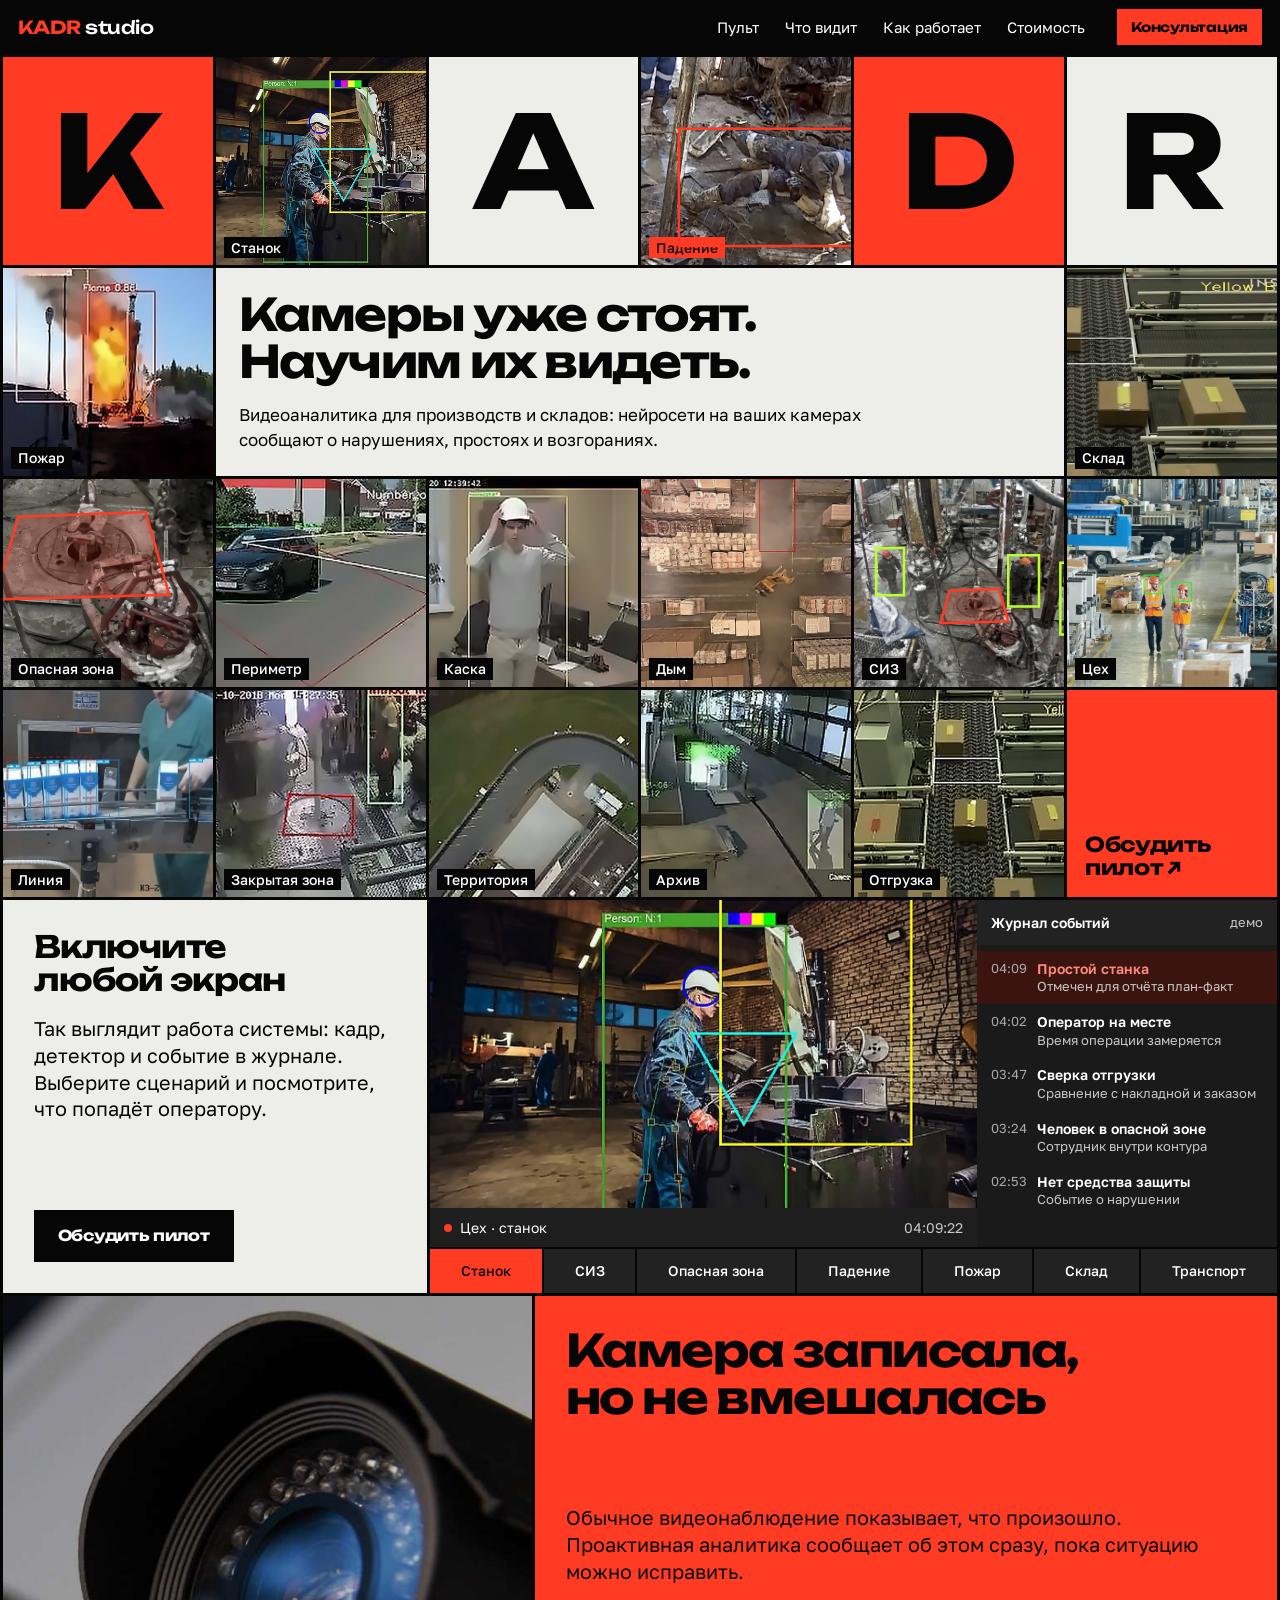
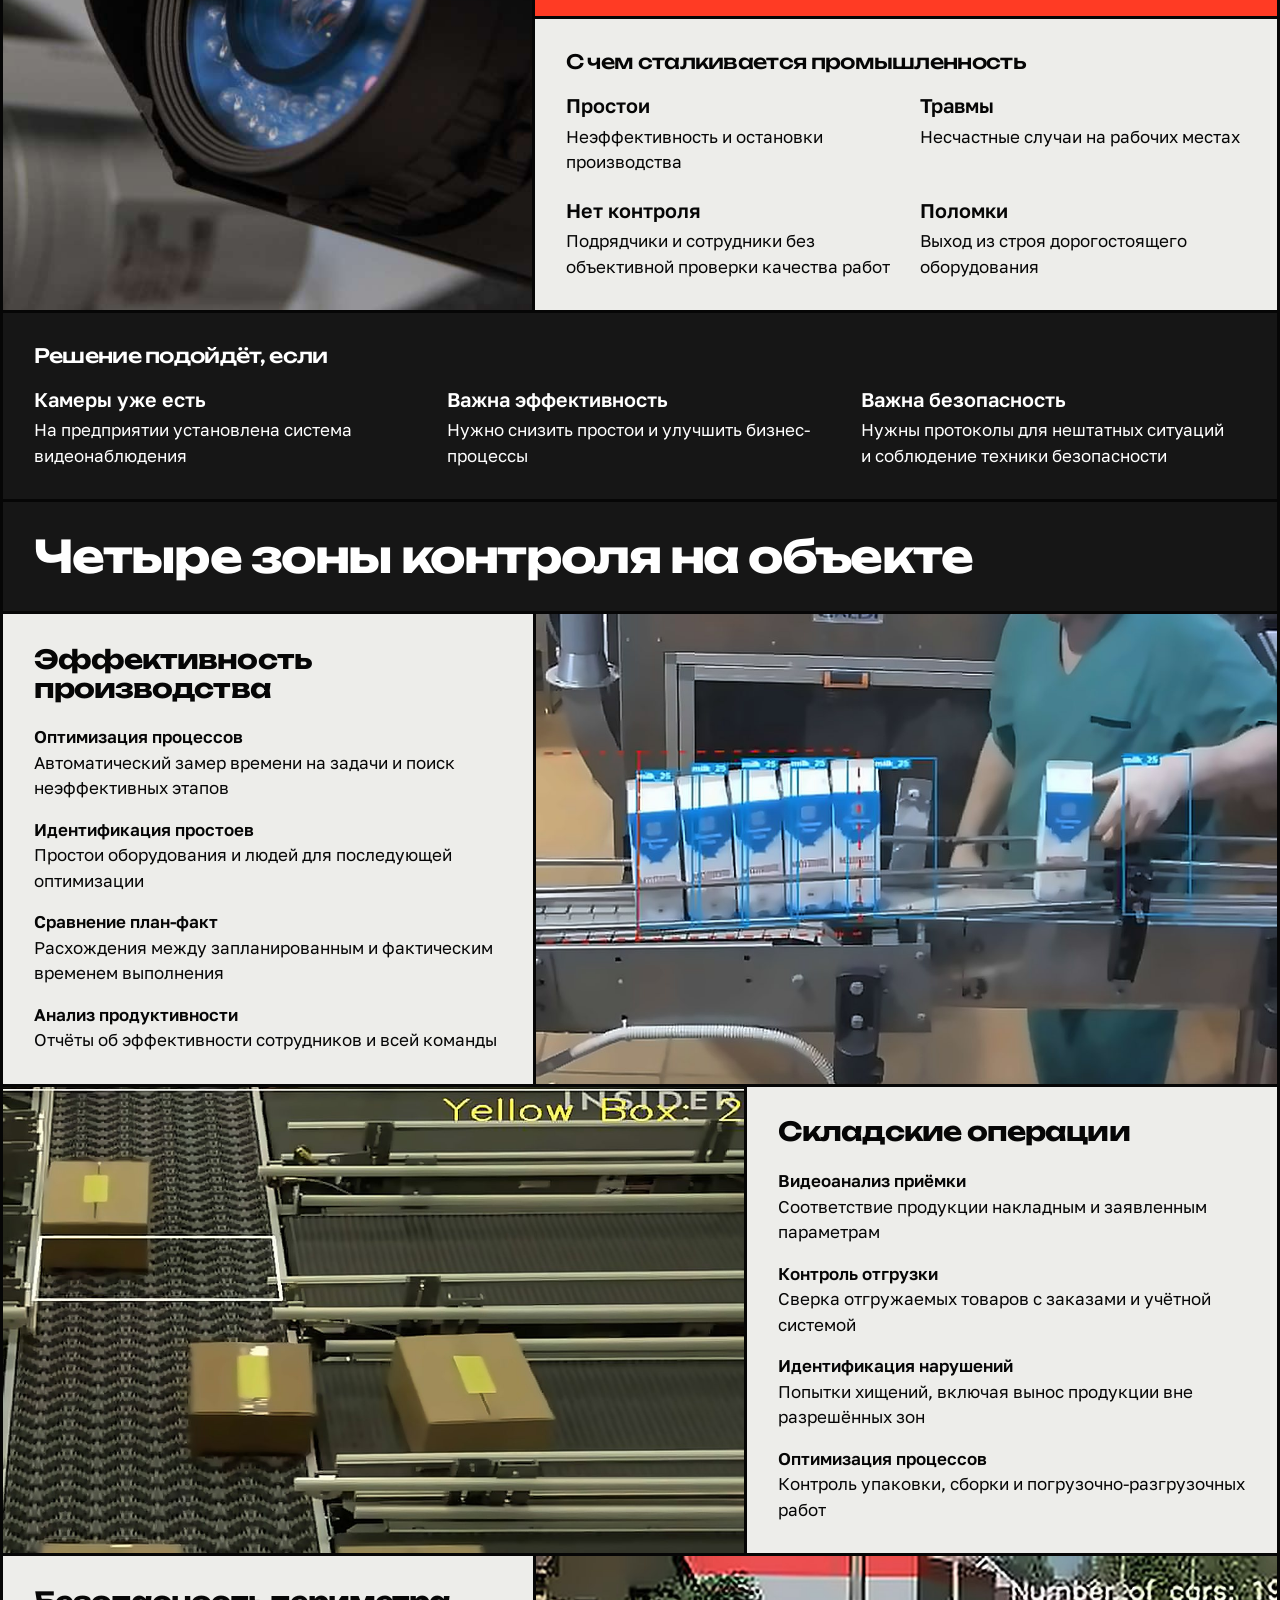
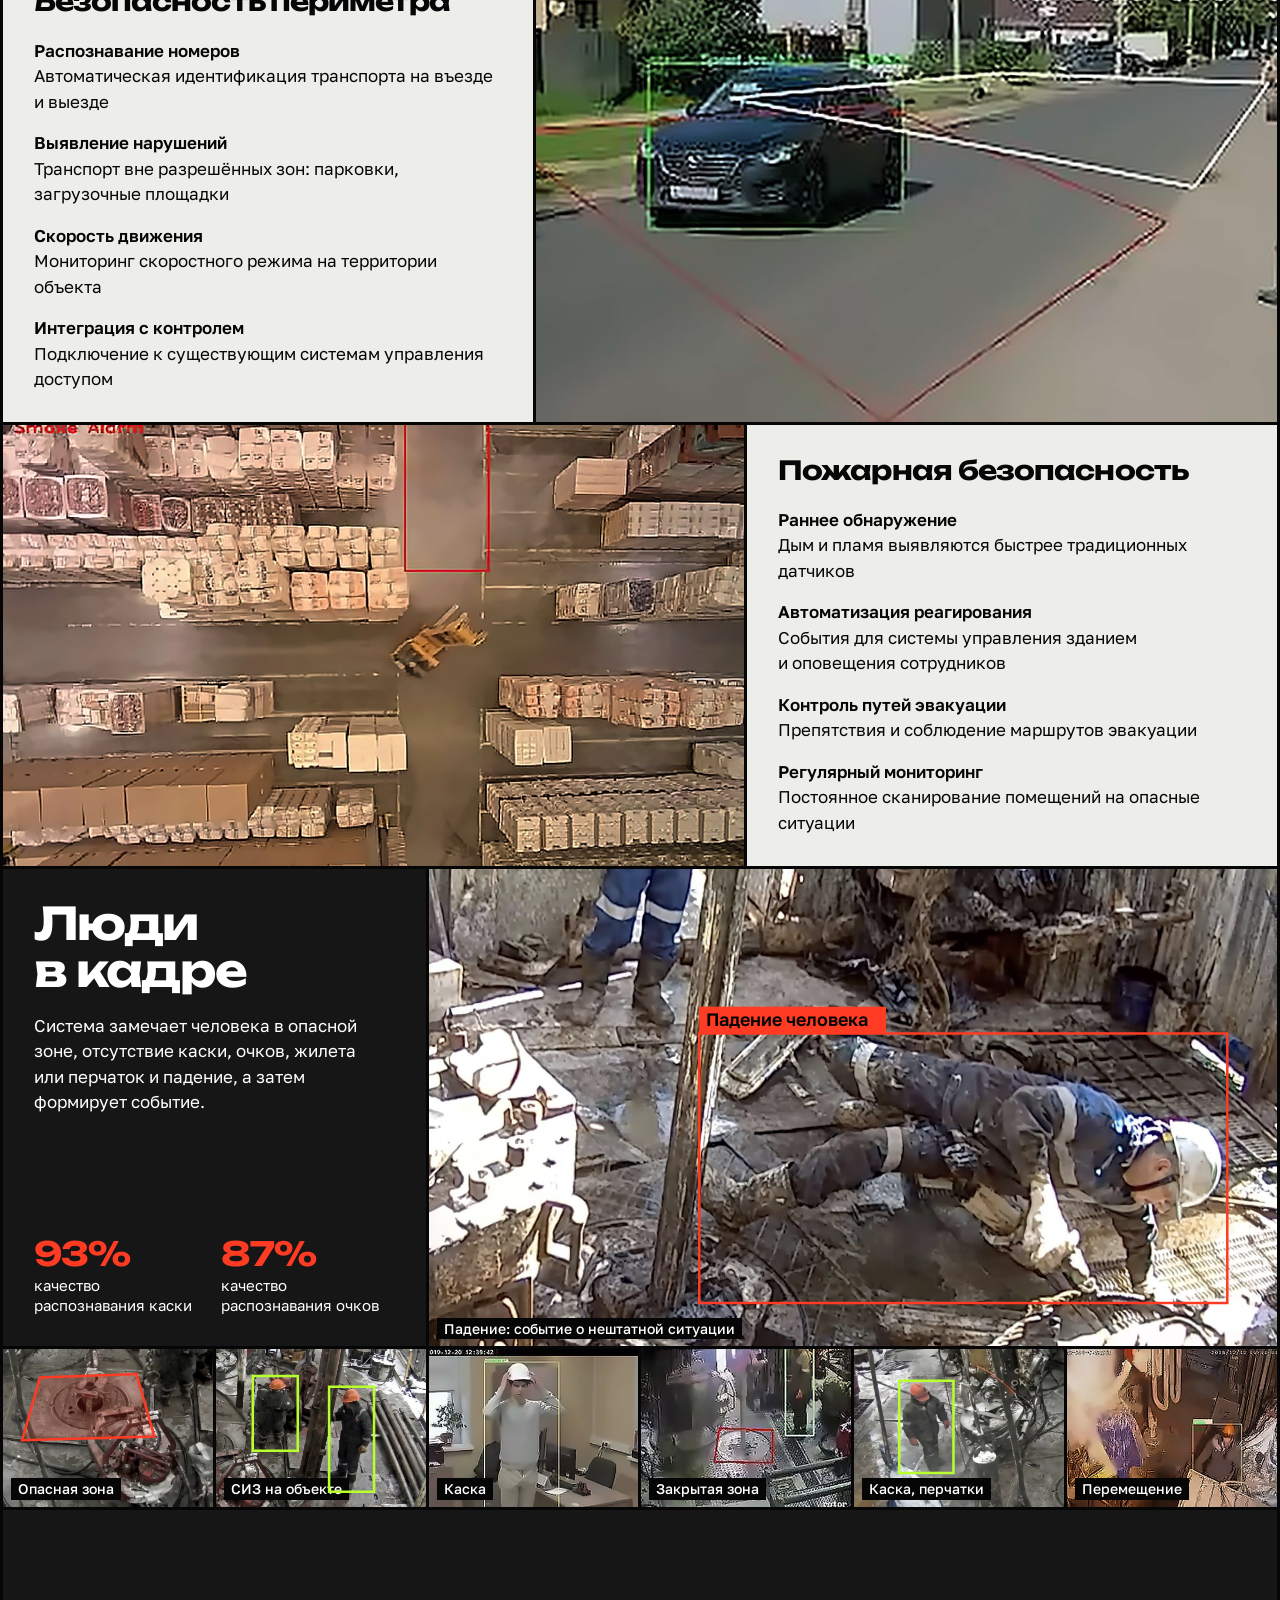
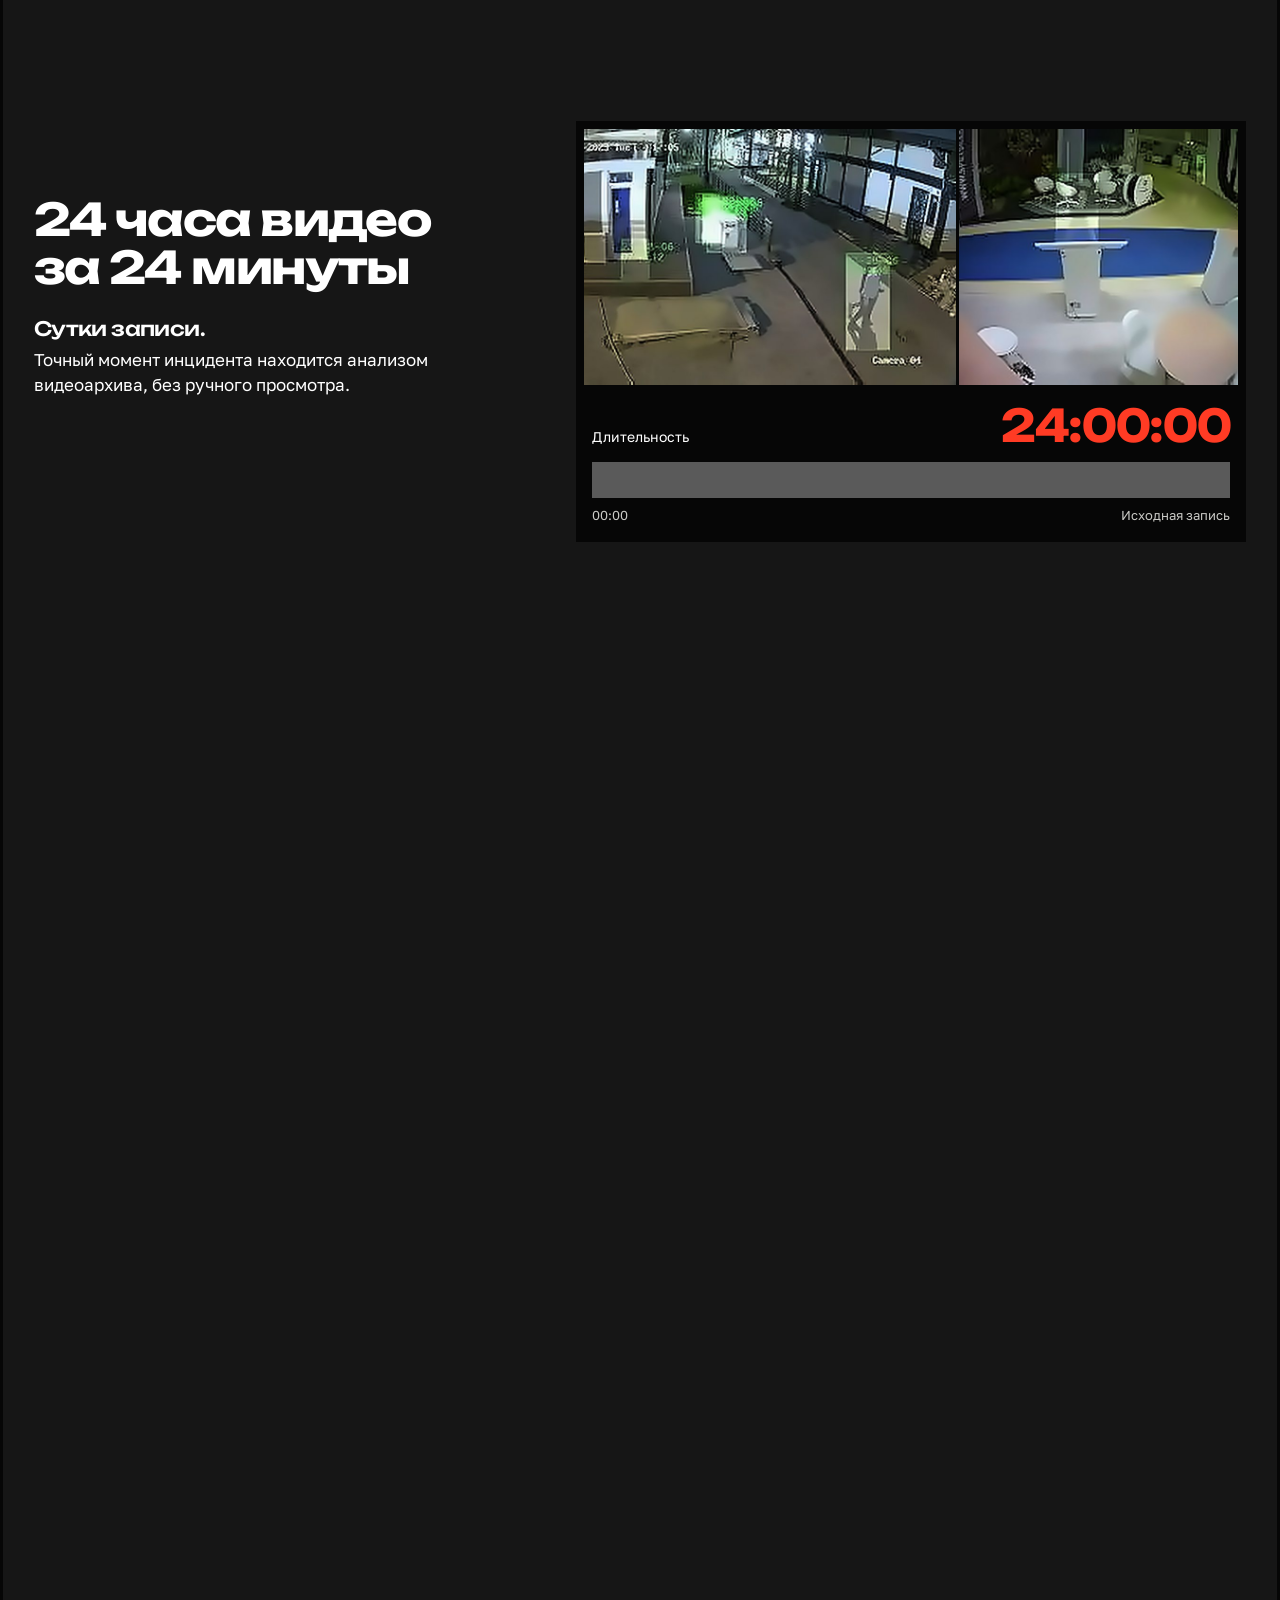
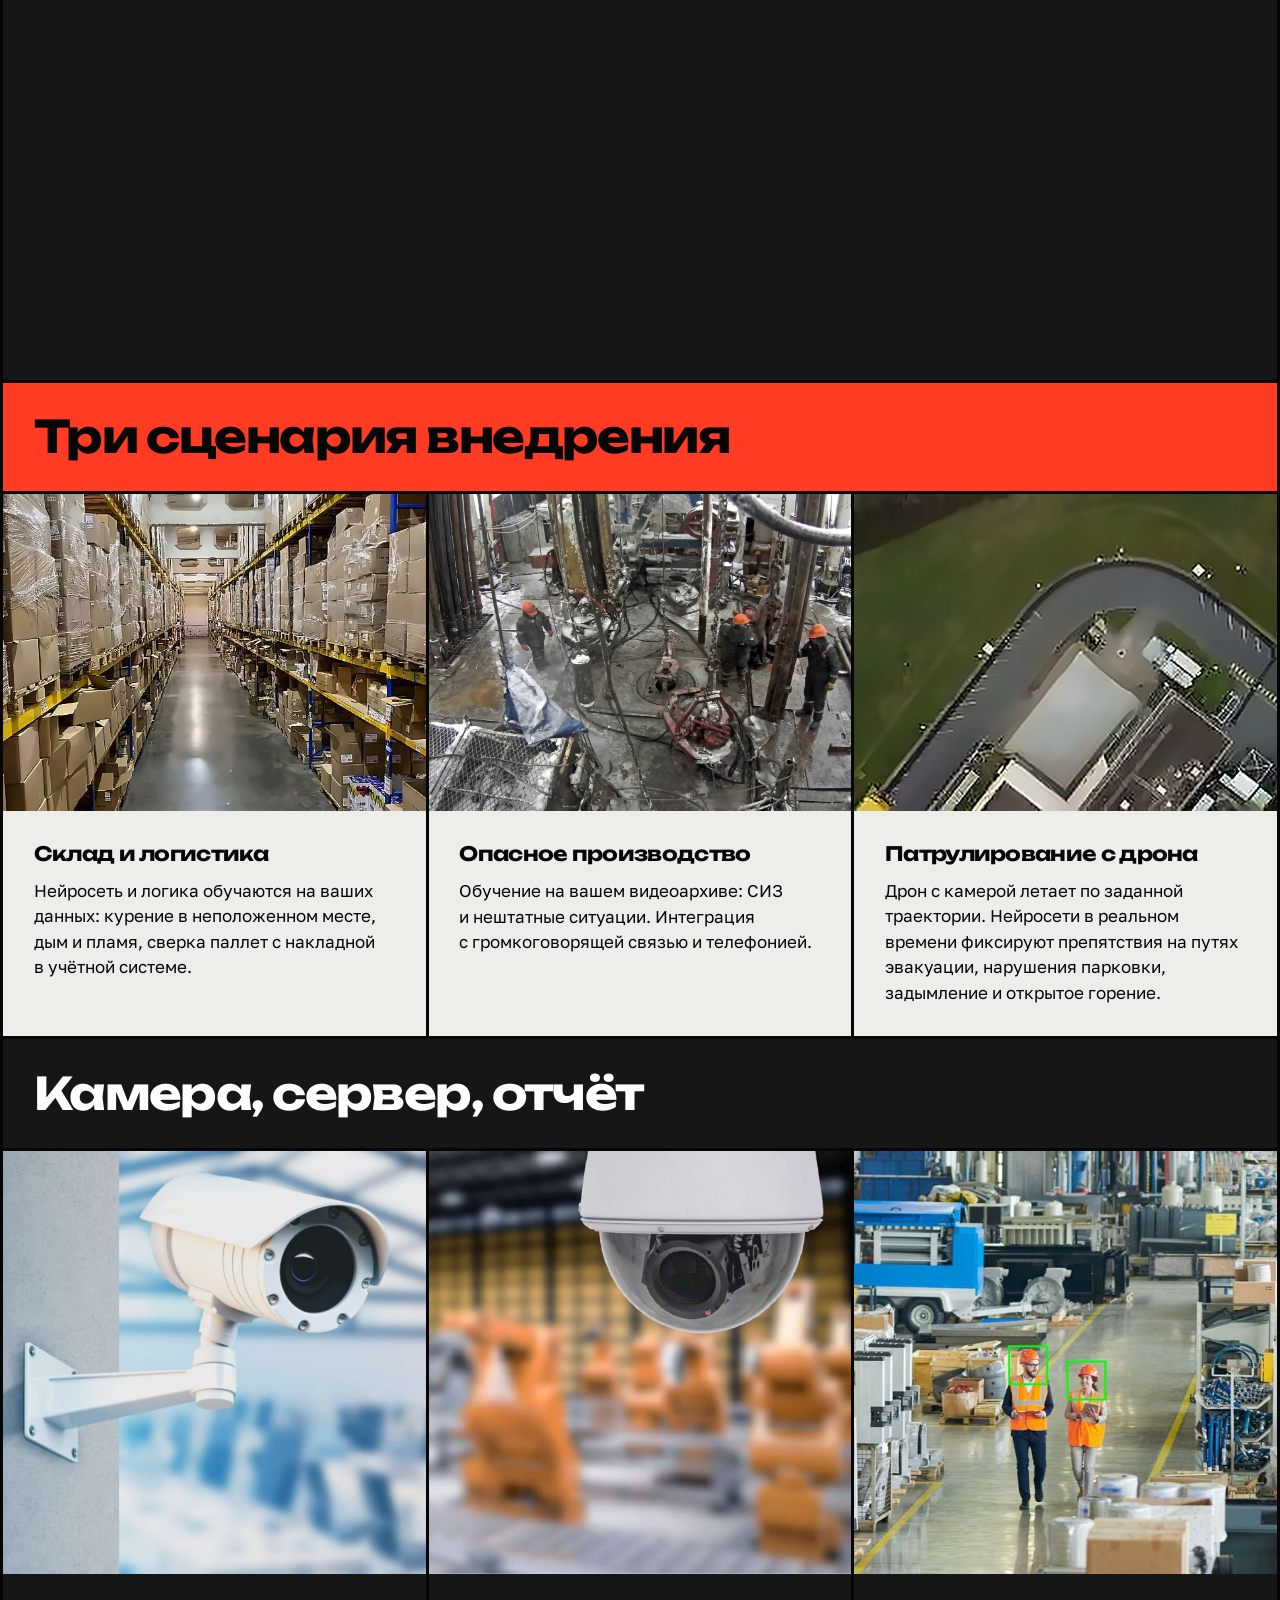
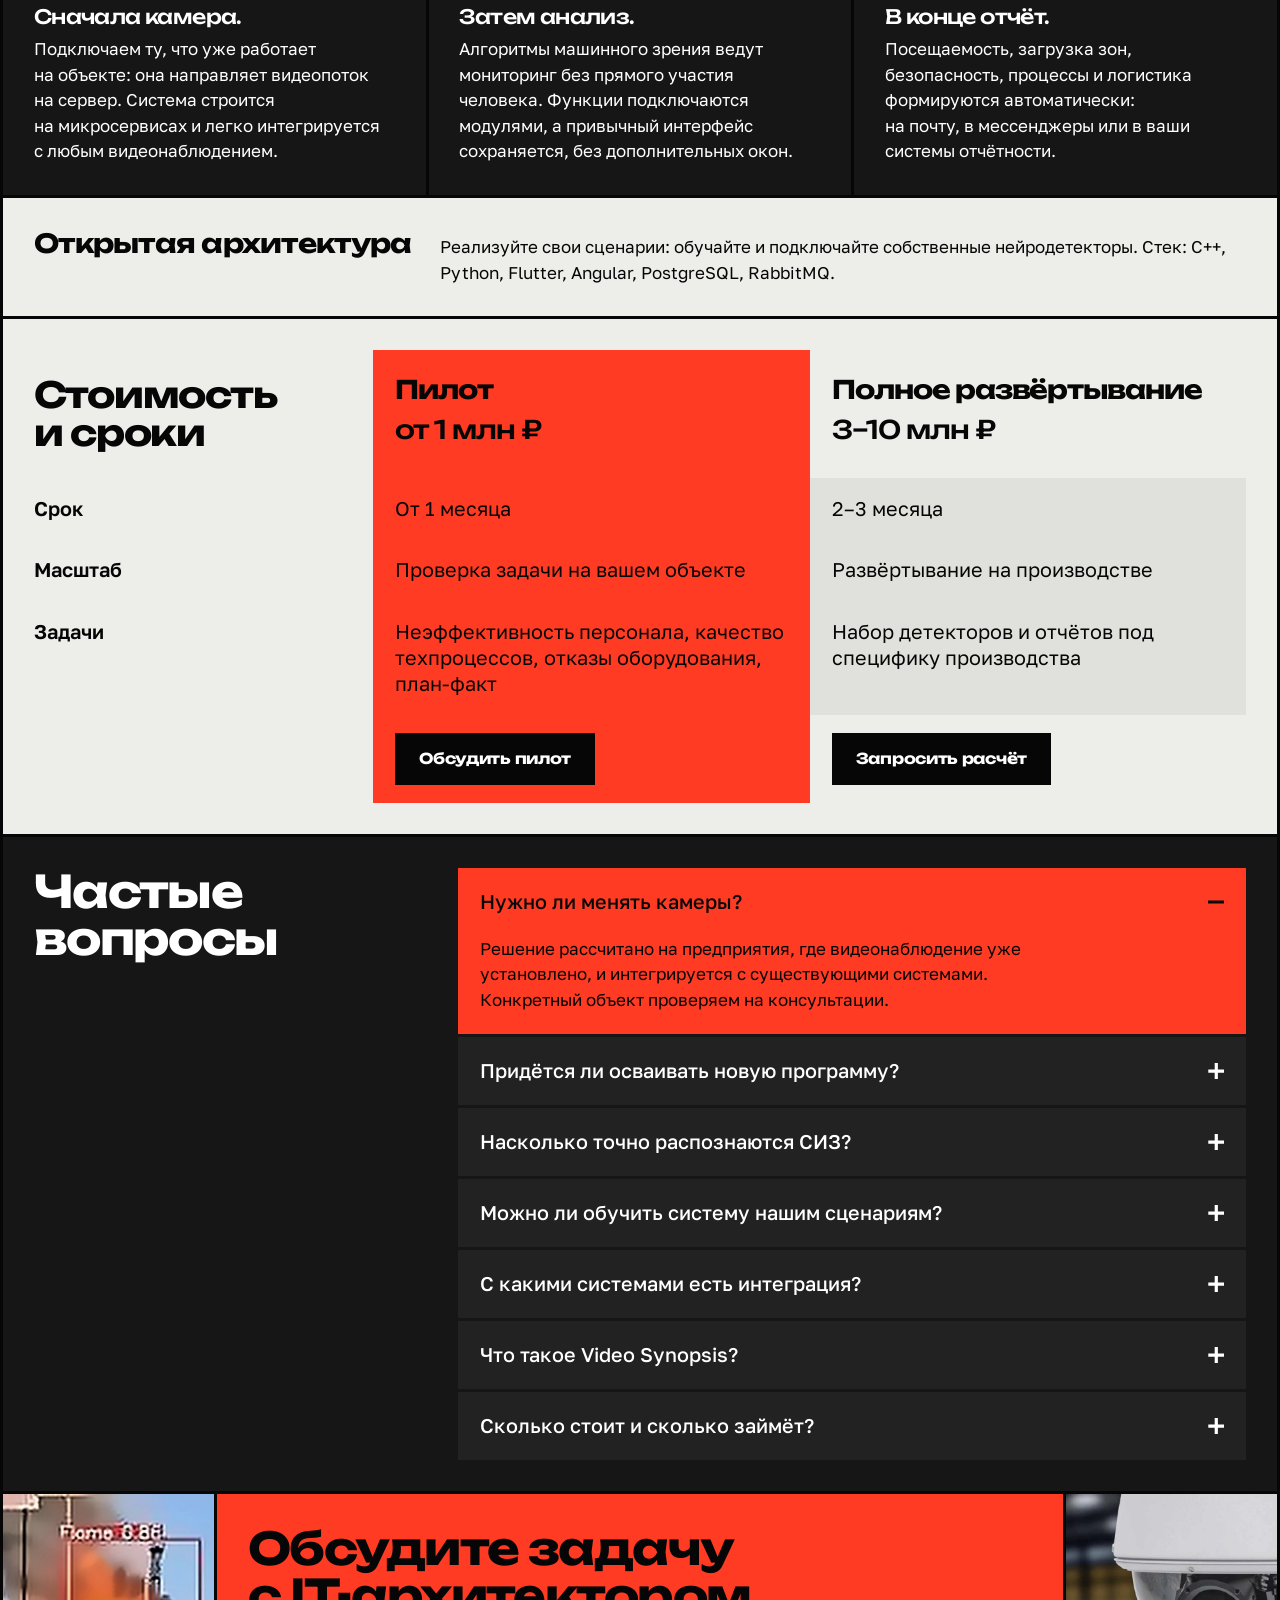
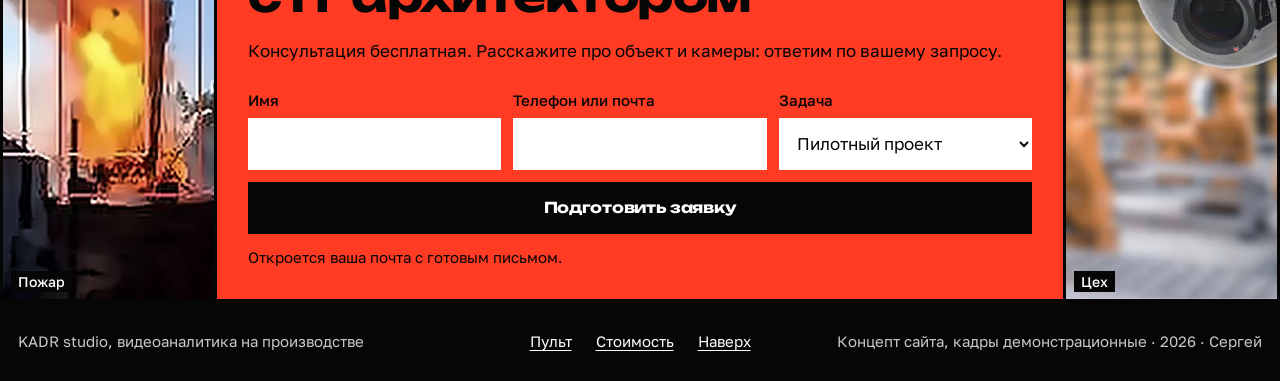
<file: kadr-video/index.html>
<!doctype html>
<html lang="ru">
<head>
<meta charset="utf-8">
<meta name="viewport" content="width=device-width, initial-scale=1">
<title>Видеоаналитика на производстве — KADR studio</title>
<meta name="description" content="Нейросети подключаются к уже установленным камерам и сообщают о нарушениях, простоях, падениях и возгораниях. Пилот от 1 месяца.">
<meta name="robots" content="noindex">
<meta property="og:title" content="Видеоаналитика на производстве — KADR studio">
<meta property="og:description" content="Камеры уже стоят. Научим их видеть: СИЗ, опасные зоны, пожар, склад, простои.">
<meta property="og:type" content="website">
<meta property="og:image" content="assets/img/fall-after.jpg">
<link rel="icon" href="data:image/svg+xml,%3Csvg xmlns='http://www.w3.org/2000/svg' viewBox='0 0 24 24'%3E%3Crect width='24' height='24' fill='%23ff3b24'/%3E%3Cpath d='M7 4v16M17 4l-8 8 8 8' fill='none' stroke='%23060606' stroke-width='3'/%3E%3C/svg%3E">
<link rel="preconnect" href="https://fonts.googleapis.com">
<link rel="preconnect" href="https://fonts.gstatic.com" crossorigin>
<link href="https://fonts.googleapis.com/css2?family=Golos+Text:wght@400;500;600&family=Unbounded:wght@500;700&display=swap" rel="stylesheet">
<link rel="stylesheet" href="style.css">
<script>document.documentElement.classList.add('js')</script>
</head>
<body>
<a class="skip" href="#main">К содержанию</a>

<header class="nav">
  <a class="mark" href="#top" aria-label="KADR studio, в начало"><b>KADR</b> studio</a>
  <nav aria-label="Разделы">
    <a href="#pult">Пульт</a>
    <a href="#zones">Что видит</a>
    <a href="#how">Как работает</a>
    <a href="#price">Стоимость</a>
  </nav>
  <a class="btn btn-sm" href="#contact">Консультация</a>
</header>

<main id="main">

<section class="wall" id="top">
  <div class="l" aria-hidden="true">K</div>
  <figure data-ui class="t"><img src="assets/img/machine.jpg" width="598" height="399" alt="Оператор у станка в рамках детектора" fetchpriority="high"><figcaption>Станок</figcaption></figure>
  <div class="l l2" aria-hidden="true">A</div>
  <figure data-ui data-det="fall" class="t alarm"><img src="assets/img/fall-clean.jpg" width="1600" height="893" alt="Сотрудник упал на рабочей площадке, система выделила его красной рамкой"><figcaption>Падение</figcaption></figure>
  <div class="l" aria-hidden="true">D</div>
  <div class="l l2" aria-hidden="true">R</div>

  <figure data-ui class="t"><img src="assets/img/flame.jpg" width="640" height="360" alt="Система выделила пламя на территории"><figcaption>Пожар</figcaption></figure>
  <div class="head">
    <h1>Камеры уже стоят. Научим их видеть.</h1>
    <p>Видеоаналитика для производств и складов: нейросети на ваших камерах сообщают о нарушениях, простоях и возгораниях.</p>
  </div>
  <figure data-ui class="t"><img src="assets/img/conveyor-b.jpg" width="704" height="486" alt="Коробки на конвейере проходят контрольные зоны"><figcaption>Склад</figcaption></figure>

  <figure data-ui data-det="rotor" class="t"><img src="assets/img/rig-rotor.jpg" width="620" height="440" alt="Контур опасной зоны вокруг ротора на буровой"><figcaption>Опасная зона</figcaption></figure>
  <figure data-ui class="t x"><img src="assets/img/car-zone.jpg" width="640" height="360" alt="Автомобиль в контролируемой зоне"><figcaption>Периметр</figcaption></figure>
  <figure data-ui class="t"><img src="assets/img/ppe-office.jpg" width="572" height="360" alt="Сотрудник надевает каску, система отслеживает СИЗ"><figcaption>Каска</figcaption></figure>
  <figure data-ui class="t x"><img src="assets/img/smoke.jpg" width="675" height="450" alt="Склад сверху, сигнал о дыме"><figcaption>Дым</figcaption></figure>
  <figure data-ui data-det="rig" class="t"><img src="assets/img/rig-floor.jpg" width="1600" height="893" alt="Рабочие на буровой, система отмечает каски"><figcaption>СИЗ</figcaption></figure>
  <figure data-ui class="t"><img src="assets/img/factory.jpg" width="936" height="624" alt="Цех, система выделила двух сотрудников в жилетах"><figcaption>Цех</figcaption></figure>

  <figure data-ui class="t x"><img src="assets/img/operator.jpg" width="598" height="446" alt="Сотрудник на производственной линии"><figcaption>Линия</figcaption></figure>
  <figure data-ui class="t x"><img src="assets/img/zone-red.jpg" width="444" height="360" alt="Контроль закрытой зоны"><figcaption>Закрытая зона</figcaption></figure>
  <figure data-ui class="t x"><img src="assets/img/aerial.jpg" width="640" height="360" alt="Территория объекта с воздуха"><figcaption>Территория</figcaption></figure>
  <figure data-ui class="t x"><img src="assets/img/synopsis-b.jpg" width="640" height="360" alt="Запись камеры на территории"><figcaption>Архив</figcaption></figure>
  <figure data-ui class="t x"><img src="assets/img/conveyor-a.jpg" width="640" height="360" alt="Конвейер сверху"><figcaption>Отгрузка</figcaption></figure>
  <a class="go" href="#contact">Обсудить пилот ↗</a>
</section>

<section class="pult" id="pult">
  <div class="pult-text">
    <h2 class="r">Включите любой экран</h2>
    <p class="big r">Так выглядит работа системы: кадр, детектор и событие в&nbsp;журнале. Выберите сценарий и&nbsp;посмотрите, что попадёт оператору.</p>
    <a class="btn btn-ink r" href="#contact">Обсудить пилот</a>
  </div>
  <div class="console r" data-ui id="console">
    <div class="c-stage">
      <div class="c-frame" id="c-frame">
        <img id="c-img" src="assets/img/machine.jpg" width="598" height="399" loading="lazy" alt="Кадр с камеры: оператор у станка, система выделила человека, каску и рабочую зону">
      </div>
      <div class="c-bar">
        <span class="c-rec"><i></i><span id="c-cam">Цех · станок</span></span>
        <span id="c-clock" class="c-clock">--:--:--</span>
      </div>
    </div>
    <div class="c-side">
      <div class="c-head"><strong>Журнал событий</strong><span>демо</span></div>
      <ol class="c-feed" id="c-feed" aria-live="polite">
        <li><b>Оператор на месте</b><span>Время операции замеряется</span></li>
        <li><b>Сверка отгрузки</b><span>Сравнение с накладной и заказом</span></li>
        <li><b>Человек в опасной зоне</b><span>Сотрудник внутри контура</span></li>
        <li><b>Нет средства защиты</b><span>Событие о нарушении</span></li>
      </ol>
    </div>
    <div class="c-tabs" id="c-tabs" role="group" aria-label="Выберите сценарий">
      <button type="button" data-s="0" aria-pressed="true">Станок</button>
      <button type="button" data-s="1" aria-pressed="false">СИЗ</button>
      <button type="button" data-s="2" aria-pressed="false">Опасная зона</button>
      <button type="button" data-s="3" aria-pressed="false">Падение</button>
      <button type="button" data-s="4" aria-pressed="false">Пожар</button>
      <button type="button" data-s="5" aria-pressed="false">Склад</button>
      <button type="button" data-s="6" aria-pressed="false">Транспорт</button>
    </div>
  </div>
</section>

<section class="pains" id="pains">
  <div class="pains-pic r"><img src="assets/img/lens.jpg" width="868" height="743" loading="lazy" alt="Объектив камеры видеонаблюдения крупным планом"></div>
  <div class="pains-red">
    <h2 class="r">Камера записала, но&nbsp;не&nbsp;вмешалась</h2>
    <p class="big r">Обычное видеонаблюдение показывает, что произошло. Проактивная аналитика сообщает об&nbsp;этом сразу, пока ситуацию можно исправить.</p>
  </div>
  <div class="pains-list">
    <h3 class="r">С чем сталкивается промышленность</h3>
    <ul class="points r">
      <li><b>Простои</b>Неэффективность и&nbsp;остановки производства</li>
      <li><b>Травмы</b>Несчастные случаи на&nbsp;рабочих местах</li>
      <li><b>Нет контроля</b>Подрядчики и&nbsp;сотрудники без объективной проверки качества работ</li>
      <li><b>Поломки</b>Выход из&nbsp;строя дорогостоящего оборудования</li>
    </ul>
  </div>
  <div class="pains-list pains-fit">
    <h3 class="r">Решение подойдёт, если</h3>
    <ul class="points r">
      <li><b>Камеры уже есть</b>На&nbsp;предприятии установлена система видеонаблюдения</li>
      <li><b>Важна эффективность</b>Нужно снизить простои и&nbsp;улучшить бизнес-процессы</li>
      <li><b>Важна безопасность</b>Нужны протоколы для нештатных ситуаций и&nbsp;соблюдение техники безопасности</li>
    </ul>
  </div>
</section>

<section class="areas" id="areas">
  <h2 class="areas-title r">Четыре зоны контроля на&nbsp;объекте</h2>

  <article class="area">
    <div class="area-text">
      <h3 class="r">Эффективность производства</h3>
      <dl class="r">
        <div><dt>Оптимизация процессов</dt><dd>Автоматический замер времени на&nbsp;задачи и&nbsp;поиск неэффективных этапов</dd></div>
        <div><dt>Идентификация простоев</dt><dd>Простои оборудования и&nbsp;людей для последующей оптимизации</dd></div>
        <div><dt>Сравнение план-факт</dt><dd>Расхождения между запланированным и&nbsp;фактическим временем выполнения</dd></div>
        <div><dt>Анализ продуктивности</dt><dd>Отчёты об&nbsp;эффективности сотрудников и&nbsp;всей команды</dd></div>
      </dl>
    </div>
    <figure class="area-pic"><img src="assets/img/operator.jpg" width="598" height="446" loading="lazy" alt="Сотрудник на производственной линии в рамке детектора"></figure>
  </article>

  <article class="area area-rev">
    <figure class="area-pic"><img src="assets/img/conveyor-b.jpg" width="704" height="486" loading="lazy" alt="Коробки на конвейере с разметкой контрольных зон"></figure>
    <div class="area-text">
      <h3 class="r">Складские операции</h3>
      <dl class="r">
        <div><dt>Видеоанализ приёмки</dt><dd>Соответствие продукции накладным и&nbsp;заявленным параметрам</dd></div>
        <div><dt>Контроль отгрузки</dt><dd>Сверка отгружаемых товаров с&nbsp;заказами и&nbsp;учётной системой</dd></div>
        <div><dt>Идентификация нарушений</dt><dd>Попытки хищений, включая вынос продукции вне разрешённых зон</dd></div>
        <div><dt>Оптимизация процессов</dt><dd>Контроль упаковки, сборки и&nbsp;погрузочно-разгрузочных работ</dd></div>
      </dl>
    </div>
  </article>

  <article class="area">
    <div class="area-text">
      <h3 class="r">Безопасность периметра</h3>
      <dl class="r">
        <div><dt>Распознавание номеров</dt><dd>Автоматическая идентификация транспорта на&nbsp;въезде и&nbsp;выезде</dd></div>
        <div><dt>Выявление нарушений</dt><dd>Транспорт вне разрешённых зон: парковки, загрузочные площадки</dd></div>
        <div><dt>Скорость движения</dt><dd>Мониторинг скоростного режима на&nbsp;территории объекта</dd></div>
        <div><dt>Интеграция с&nbsp;контролем</dt><dd>Подключение к&nbsp;существующим системам управления доступом</dd></div>
      </dl>
    </div>
    <figure class="area-pic"><img src="assets/img/car-zone.jpg" width="640" height="360" loading="lazy" alt="Автомобиль в контролируемой зоне, система считает машины"></figure>
  </article>

  <article class="area area-rev">
    <figure class="area-pic"><img src="assets/img/smoke.jpg" width="675" height="450" loading="lazy" alt="Склад сверху: система подала сигнал о дыме"></figure>
    <div class="area-text">
      <h3 class="r">Пожарная безопасность</h3>
      <dl class="r">
        <div><dt>Раннее обнаружение</dt><dd>Дым и&nbsp;пламя выявляются быстрее традиционных датчиков</dd></div>
        <div><dt>Автоматизация реагирования</dt><dd>События для системы управления зданием и&nbsp;оповещения сотрудников</dd></div>
        <div><dt>Контроль путей эвакуации</dt><dd>Препятствия и&nbsp;соблюдение маршрутов эвакуации</dd></div>
        <div><dt>Регулярный мониторинг</dt><dd>Постоянное сканирование помещений на&nbsp;опасные ситуации</dd></div>
      </dl>
    </div>
  </article>
</section>

<section class="zones" id="zones">
  <div class="zones-note">
    <h2 class="r">Люди в&nbsp;кадре</h2>
    <p class="r">Система замечает человека в&nbsp;опасной зоне, отсутствие каски, очков, жилета или перчаток и&nbsp;падение, а&nbsp;затем формирует событие.</p>
    <div class="rates r">
      <p><b>93%</b><span>качество распознавания каски</span></p>
      <p><b>87%</b><span>качество распознавания очков</span></p>
    </div>
  </div>
  <figure data-ui data-det="fall" class="t z-big"><img src="assets/img/fall-clean.jpg" width="1600" height="893" loading="lazy" alt="Система выделила упавшего сотрудника красной рамкой"><figcaption>Падение: событие о нештатной ситуации</figcaption></figure>
  <figure data-ui data-det="rotor" class="t"><img src="assets/img/rig-rotor.jpg" width="620" height="440" loading="lazy" alt="Контур опасной зоны вокруг ротора"><figcaption>Опасная зона</figcaption></figure>
  <figure data-ui data-det="crew" class="t"><img src="assets/img/rig-crew.jpg" width="770" height="600" loading="lazy" alt="Двое рабочих в касках на буровой"><figcaption>СИЗ на объекте</figcaption></figure>
  <figure data-ui class="t"><img src="assets/img/ppe-office.jpg" width="572" height="360" loading="lazy" alt="Сотрудник надевает каску"><figcaption>Каска</figcaption></figure>
  <figure data-ui class="t"><img src="assets/img/zone-red.jpg" width="444" height="360" loading="lazy" alt="Контроль присутствия сотрудника в закрытой зоне"><figcaption>Закрытая зона</figcaption></figure>
  <figure data-ui data-det="worker" class="t"><img src="assets/img/rig-worker.jpg" width="580" height="440" loading="lazy" alt="Рабочий в каске и перчатках на буровой"><figcaption>Каска, перчатки</figcaption></figure>
  <figure data-ui class="t"><img src="assets/img/zone-steam.jpg" width="476" height="360" loading="lazy" alt="Сотрудник при слабой видимости, рядом пар"><figcaption>Перемещение</figcaption></figure>
</section>

<section class="syn" id="synopsis">
  <div class="syn-stage">
    <div class="syn-text">
      <h2>24 часа видео за&nbsp;24&nbsp;минуты</h2>
      <div class="syn-steps">
        <p class="on"><b>Сутки записи.</b> Точный момент инцидента находится анализом видеоархива, без ручного просмотра.</p>
        <p><b>Только события.</b> Технология Video Synopsis собирает всё важное из&nbsp;многочасовой записи в&nbsp;сжатый отчёт.</p>
        <p><b>Готовая доказательная база.</b> Отчёты и&nbsp;протоколы создаются автоматически и&nbsp;обеспечивают прозрачность внутренних проверок.</p>
      </div>
    </div>
    <div class="syn-ui" data-ui>
      <div class="syn-frames">
        <img src="assets/img/synopsis-b.jpg" width="640" height="360" loading="lazy" alt="Запись камеры на территории: система отмечает людей">
        <img src="assets/img/synopsis-a.jpg" width="480" height="360" loading="lazy" alt="Запись камеры в помещении с выделенными объектами">
      </div>
      <div class="syn-tl">
        <div class="syn-row"><span>Длительность</span><strong id="syn-time">24:00:00</strong></div>
        <div class="syn-track" id="syn-track"><i class="syn-fill" id="syn-fill"></i></div>
        <div class="syn-row sm"><span>00:00</span><span id="syn-state">Исходная запись</span></div>
      </div>
    </div>
  </div>
</section>

<section class="scen" id="scen">
  <h2 class="scen-title r">Три сценария внедрения</h2>
  <article class="s-card">
    <img class="r" src="assets/img/warehouse.jpg" width="628" height="831" loading="lazy" alt="Проход между стеллажами на складе">
    <div>
      <h3 class="r">Склад и&nbsp;логистика</h3>
      <p class="r">Нейросеть и&nbsp;логика обучаются на&nbsp;ваших данных: курение в&nbsp;неположенном месте, дым и&nbsp;пламя, сверка паллет с&nbsp;накладной в&nbsp;учётной системе.</p>
    </div>
  </article>
  <article class="s-card">
    <img class="r" src="assets/img/rig-floor.jpg" width="1600" height="893" loading="lazy" alt="Рабочая площадка буровой установки">
    <div>
      <h3 class="r">Опасное производство</h3>
      <p class="r">Обучение на&nbsp;вашем видеоархиве: СИЗ и&nbsp;нештатные ситуации. Интеграция с&nbsp;громкоговорящей связью и&nbsp;телефонией.</p>
    </div>
  </article>
  <article class="s-card">
    <img class="r" src="assets/img/aerial.jpg" width="640" height="360" loading="lazy" alt="Территория объекта с воздуха">
    <div>
      <h3 class="r">Патрулирование с&nbsp;дрона</h3>
      <p class="r">Дрон с&nbsp;камерой летает по&nbsp;заданной траектории. Нейросети в&nbsp;реальном времени фиксируют препятствия на&nbsp;путях эвакуации, нарушения парковки, задымление и&nbsp;открытое горение.</p>
    </div>
  </article>
</section>

<section class="how" id="how">
  <h2 class="how-title r">Камера, сервер, отчёт</h2>
  <article class="how-step">
    <img class="r" src="assets/img/camera-wall.jpg" width="963" height="1506" loading="lazy" alt="Камера видеонаблюдения на стене промышленного здания">
    <p class="r"><b>Сначала камера.</b> Подключаем ту, что уже работает на&nbsp;объекте: она направляет видеопоток на&nbsp;сервер. Система строится на&nbsp;микросервисах и&nbsp;легко интегрируется с&nbsp;любым видеонаблюдением.</p>
  </article>
  <article class="how-step">
    <img class="r" src="assets/img/dome.jpg" width="1413" height="1219" loading="lazy" alt="Купольная камера над производственной линией">
    <p class="r"><b>Затем анализ.</b> Алгоритмы машинного зрения ведут мониторинг без прямого участия человека. Функции подключаются модулями, а&nbsp;привычный интерфейс сохраняется, без дополнительных окон.</p>
  </article>
  <article class="how-step">
    <img class="r" src="assets/img/factory.jpg" width="936" height="624" loading="lazy" alt="Цех: система выделила двух сотрудников в жилетах">
    <p class="r"><b>В конце отчёт.</b> Посещаемость, загрузка зон, безопасность, процессы и&nbsp;логистика формируются автоматически: на&nbsp;почту, в&nbsp;мессенджеры или в&nbsp;ваши системы отчётности.</p>
  </article>
  <div class="open">
    <h3 class="r">Открытая архитектура</h3>
    <p class="r">Реализуйте свои сценарии: обучайте и&nbsp;подключайте собственные нейродетекторы. Стек: C++, Python, Flutter, Angular, PostgreSQL, RabbitMQ.</p>
  </div>
</section>

<section class="price" id="price">
  <div class="price-wrap r">
    <table class="ptable">
      <thead>
        <tr>
          <th scope="col" class="p-title"><h2>Стоимость и&nbsp;сроки</h2></th>
          <th scope="col" class="p-rec"><span class="p-name">Пилот</span><span class="p-sum">от 1 млн ₽</span></th>
          <th scope="col"><span class="p-name">Полное развёртывание</span><span class="p-sum">3–10 млн ₽</span></th>
        </tr>
      </thead>
      <tbody>
        <tr><th scope="row">Срок</th><td class="p-rec">От 1 месяца</td><td>2–3 месяца</td></tr>
        <tr><th scope="row">Масштаб</th><td class="p-rec">Проверка задачи на&nbsp;вашем объекте</td><td>Развёртывание на&nbsp;производстве</td></tr>
        <tr><th scope="row">Задачи</th><td class="p-rec">Неэффективность персонала, качество техпроцессов, отказы оборудования, план-факт</td><td>Набор детекторов и&nbsp;отчётов под специфику производства</td></tr>
        <tr class="p-cta"><th scope="row"><span class="sr">Заявка</span></th><td class="p-rec"><a class="btn btn-ink" href="#contact" data-task="Пилотный проект">Обсудить пилот</a></td><td><a class="btn btn-dark" href="#contact" data-task="Полное развёртывание">Запросить расчёт</a></td></tr>
      </tbody>
    </table>
  </div>
</section>

<section class="faq" id="faq">
  <h2 class="r">Частые вопросы</h2>
  <div class="faq-list">
    <details name="q" open class="r"><summary>Нужно ли менять камеры?</summary><p>Решение рассчитано на&nbsp;предприятия, где видеонаблюдение уже установлено, и&nbsp;интегрируется с&nbsp;существующими системами. Конкретный объект проверяем на&nbsp;консультации.</p></details>
    <details name="q" class="r"><summary>Придётся ли осваивать новую программу?</summary><p>Нет. Благодаря модульному подходу функции аналитики встраиваются с&nbsp;сохранением привычного интерфейса, без дополнительных окон.</p></details>
    <details name="q" class="r"><summary>Насколько точно распознаются СИЗ?</summary><p>Качество распознавания каски составляет 93%, очков — 87%. Система также определяет отсутствие жилета и&nbsp;перчаток.</p></details>
    <details name="q" class="r"><summary>Можно ли обучить систему нашим сценариям?</summary><p>Да. Нейросети обучаются на&nbsp;видеоархиве и&nbsp;данных заказчика. Благодаря открытой архитектуре можно подключать и&nbsp;собственные нейродетекторы.</p></details>
    <details name="q" class="r"><summary>С какими системами есть интеграция?</summary><p>Системы управления доступом и&nbsp;зданием, учётные системы, громкоговорящая связь и&nbsp;телефония. Другие интеграции обсуждаются под задачу.</p></details>
    <details name="q" class="r"><summary>Что такое Video Synopsis?</summary><p>Технология сжатия времени: она может превратить 24 часа видео в&nbsp;24 минуты полезной информации и&nbsp;собрать события в&nbsp;сжатый отчёт.</p></details>
    <details name="q" class="r"><summary>Сколько стоит и&nbsp;сколько займёт?</summary><p>Пилот: от&nbsp;1 месяца и&nbsp;от&nbsp;1 млн рублей. Полное развёртывание на&nbsp;производстве: 2–3 месяца и&nbsp;3–10 млн рублей.</p></details>
  </div>
</section>

<section class="cta" id="contact">
  <figure data-ui class="t cta-pic"><img src="assets/img/flame.jpg" width="640" height="360" loading="lazy" alt="Детектор выделил пламя на объекте"><figcaption>Пожар</figcaption></figure>
  <div class="cta-main">
    <h2 class="r">Обсудите задачу с&nbsp;IT-архитектором</h2>
    <p class="r">Консультация бесплатная. Расскажите про объект и&nbsp;камеры: ответим по&nbsp;вашему запросу.</p>
    <form class="form r" id="lead">
      <div><label for="f-name">Имя</label><input id="f-name" name="name" autocomplete="name" required></div>
      <div><label for="f-contact">Телефон или почта</label><input id="f-contact" name="contact" autocomplete="email" required></div>
      <div><label for="f-task">Задача</label>
      <select id="f-task" name="task">
        <option>Пилотный проект</option>
        <option>Полное развёртывание</option>
        <option>Промышленная безопасность и СИЗ</option>
        <option>Эффективность производства</option>
        <option>Складские операции</option>
        <option>Пожарная безопасность</option>
        <option>Свой сценарий</option>
      </select></div>
      <button class="btn btn-ink" type="submit">Подготовить заявку</button>
      <p class="form-note" id="form-note">Откроется ваша почта с&nbsp;готовым письмом.</p>
    </form>
  </div>
  <figure data-ui class="t cta-pic"><img src="assets/img/dome.jpg" width="1413" height="1219" loading="lazy" alt="Купольная камера над производством"><figcaption>Цех</figcaption></figure>
</section>

</main>

<footer class="foot">
  <span>KADR studio, видеоаналитика на производстве</span>
  <span class="foot-links"><a href="#pult">Пульт</a><a href="#price">Стоимость</a><a href="#top">Наверх</a></span>
  <span class="foot-r">Концепт сайта, кадры демонстрационные · 2026 · Сергей</span>
</footer>

<script src="app.js"></script>
</body>
</html>
</file>
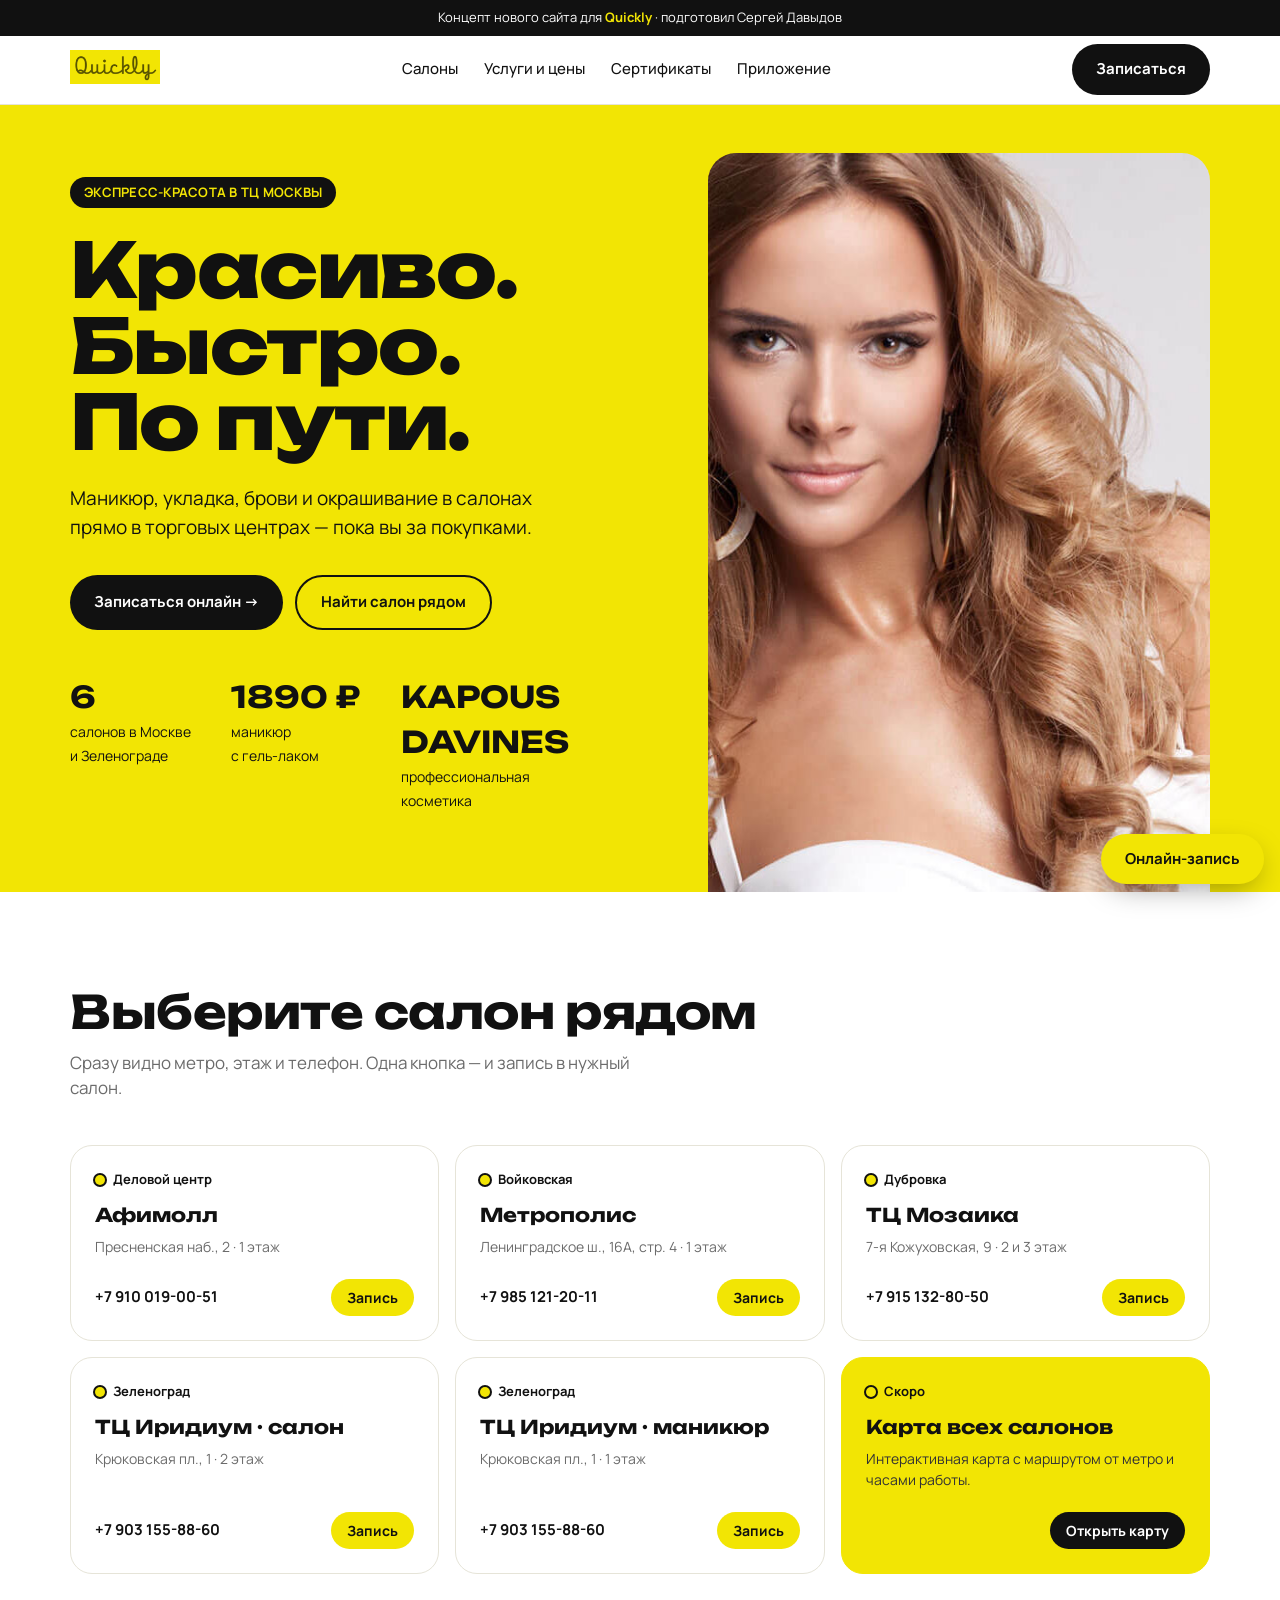
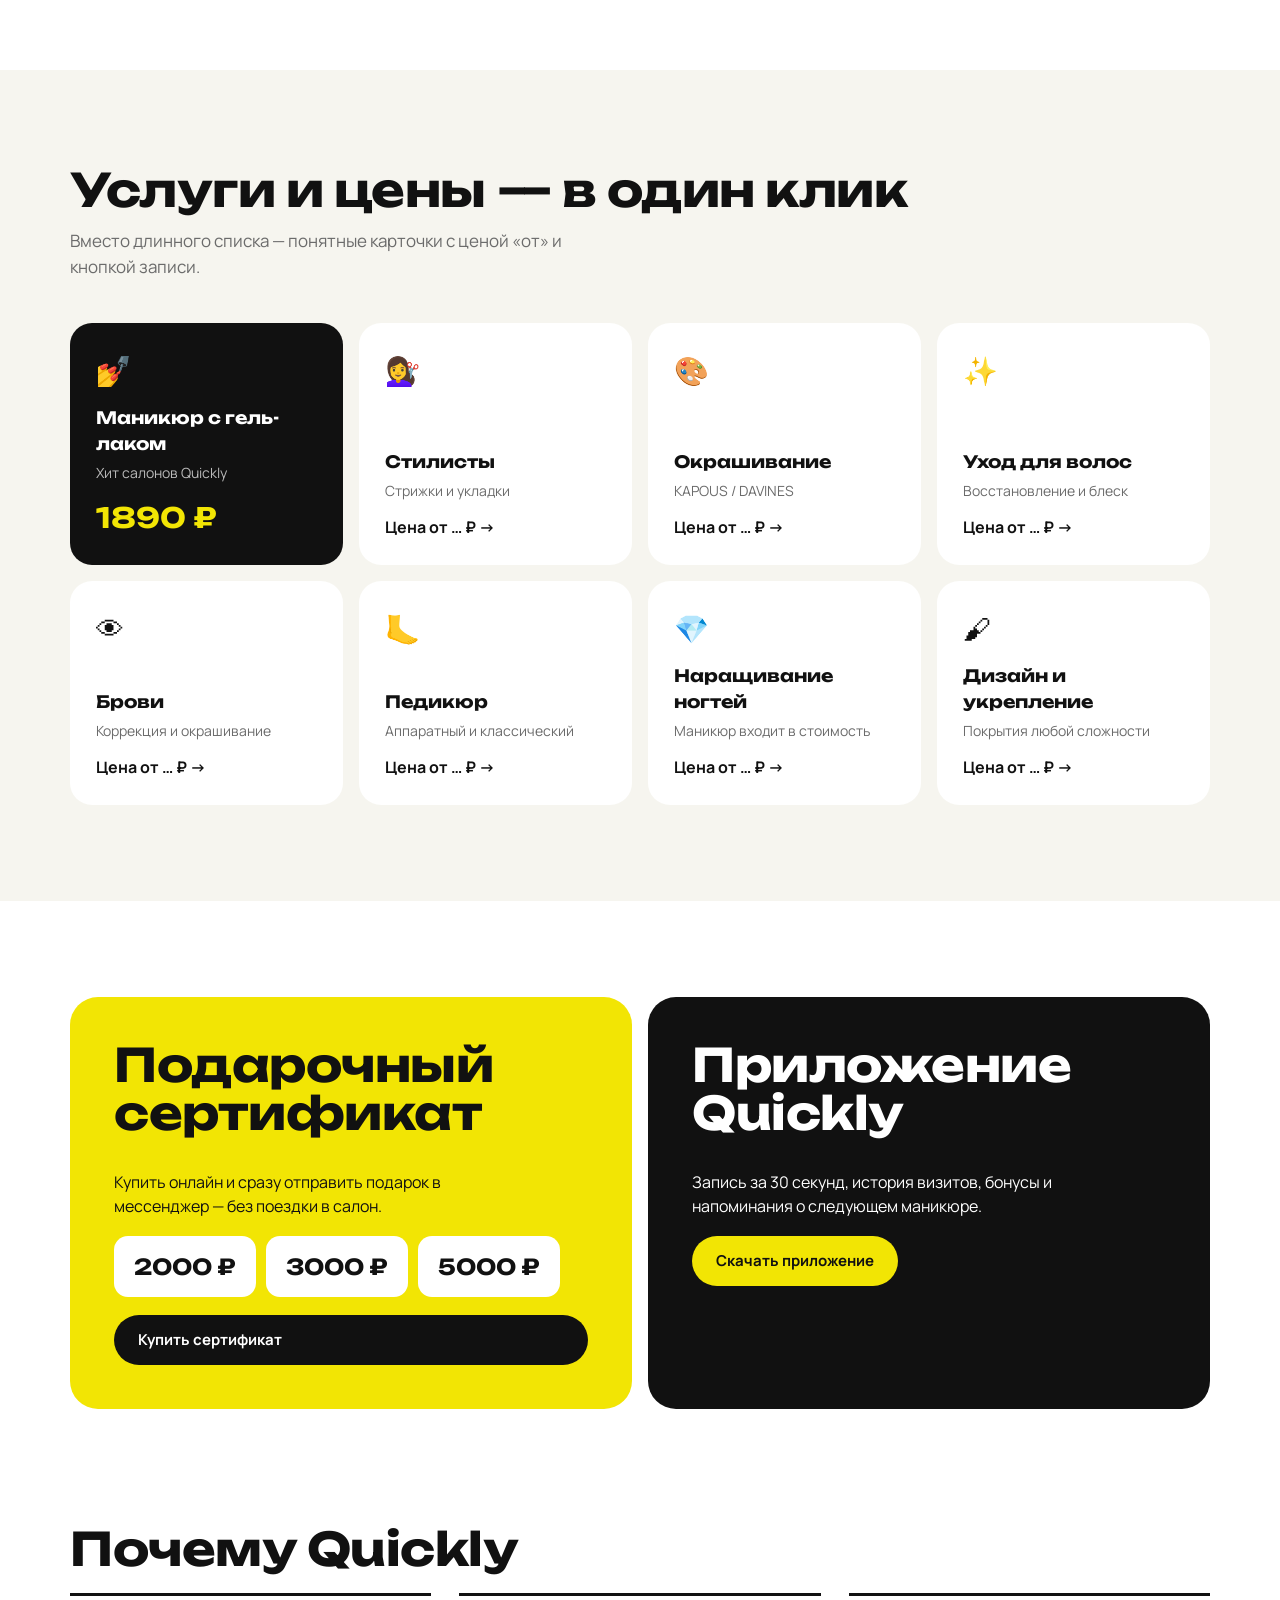
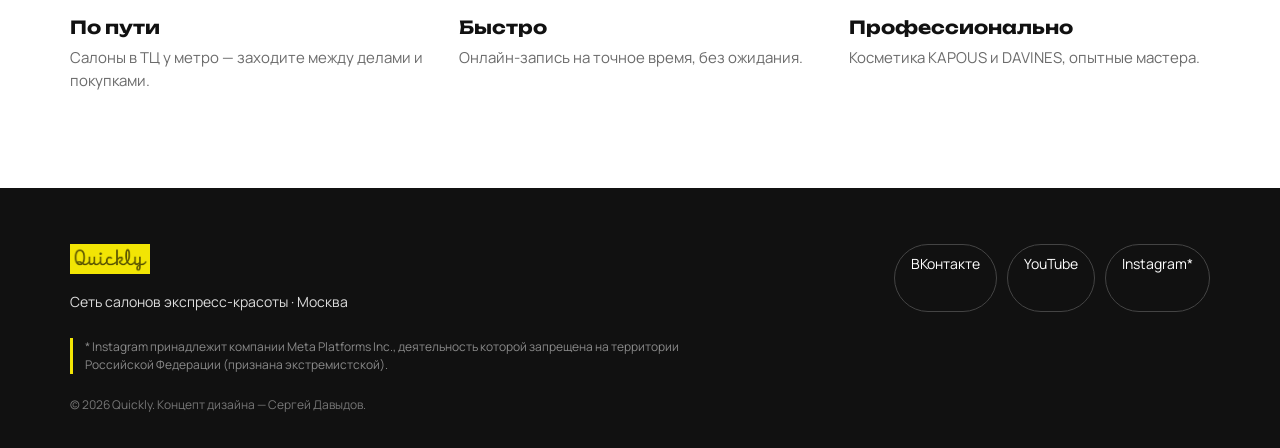
<file: quickly/index.html>
<!doctype html>
<html lang="ru">
<head>
<meta charset="utf-8">
<meta name="viewport" content="width=device-width,initial-scale=1">
<title>Quickly — концепт нового сайта</title>
<link href="https://fonts.googleapis.com/css2?family=Unbounded:wght@500;700;800&family=Manrope:wght@400;500;700&display=swap" rel="stylesheet">
<style>
:root{--y:#F2E504;--ink:#111;--g:#6b6b6b;--bg:#fff;--soft:#f6f5ef;--line:#e6e4d8}
*{box-sizing:border-box;margin:0;padding:0}
body{font-family:Manrope,system-ui,sans-serif;color:var(--ink);background:var(--bg);line-height:1.5}
a{color:inherit;text-decoration:none}
.wrap{max-width:1180px;margin:0 auto;padding:0 20px}
.ribbon{background:var(--ink);color:#fff;font-size:13px;text-align:center;padding:8px 16px}
.ribbon b{color:var(--y)}
header{position:sticky;top:0;z-index:20;background:rgba(255,255,255,.92);backdrop-filter:blur(10px);border-bottom:1px solid var(--line)}
.nav{display:flex;align-items:center;justify-content:space-between;height:68px;gap:20px}
.nav img{height:34px}
.nav nav{display:flex;gap:26px;font-weight:500;font-size:15px}
.nav nav a:hover{color:#000;box-shadow:inset 0 -3px 0 var(--y)}
.btn{display:inline-flex;align-items:center;gap:10px;background:var(--ink);color:#fff;font-weight:700;padding:14px 24px;border-radius:999px;font-size:15px;transition:transform .2s cubic-bezier(.2,.8,.2,1),background .2s}
.btn:hover{transform:translateY(-2px)}
.btn.y{background:var(--y);color:var(--ink)}
.btn.ghost{background:transparent;color:var(--ink);border:2px solid var(--ink)}
.hero{background:var(--y);overflow:hidden}
.hero .wrap{display:grid;grid-template-columns:1.1fr .9fr;align-items:end;min-height:600px;gap:24px}
.hero .txt{padding:72px 0 80px}
.tag{display:inline-block;background:var(--ink);color:var(--y);font-weight:700;font-size:13px;padding:6px 14px;border-radius:999px;margin-bottom:24px;letter-spacing:.02em}
h1{font-family:Unbounded,sans-serif;font-weight:800;font-size:clamp(38px,6vw,76px);line-height:1;letter-spacing:-.02em}
.hero p{font-size:19px;max-width:470px;margin:24px 0 34px}
.hero .ctas{display:flex;gap:12px;flex-wrap:wrap}
.hero .pic{align-self:stretch;background:url(img/woman.jpg) center 20%/cover;border-radius:28px 28px 0 0;margin-top:48px;min-height:420px}
.facts{display:flex;gap:40px;margin-top:44px;flex-wrap:wrap}
.facts b{font-family:Unbounded;font-size:30px;display:block}
.facts span{font-size:14px}
section{padding:96px 0}
h2{font-family:Unbounded,sans-serif;font-weight:700;font-size:clamp(28px,4vw,46px);line-height:1.05;letter-spacing:-.01em;margin-bottom:14px}
.lead{color:var(--g);font-size:17px;max-width:560px;margin-bottom:44px}
.salons{display:grid;grid-template-columns:repeat(3,1fr);gap:16px}
.salon{border:1px solid var(--line);border-radius:22px;padding:24px;display:flex;flex-direction:column;gap:6px;transition:border-color .2s,transform .25s cubic-bezier(.2,.8,.2,1)}
.salon:hover{border-color:var(--ink);transform:translateY(-4px)}
.salon .m{font-size:13px;font-weight:700;display:flex;align-items:center;gap:8px}
.salon .m:before{content:"";width:10px;height:10px;border-radius:50%;background:var(--y);box-shadow:0 0 0 2px var(--ink)}
.salon h3{font-family:Unbounded;font-size:19px;font-weight:700;margin-top:6px}
.salon p{color:var(--g);font-size:14px}
.salon .row{display:flex;justify-content:space-between;align-items:center;margin-top:auto;padding-top:16px;font-weight:700;font-size:15px}
.salon .row a.go{background:var(--y);padding:8px 16px;border-radius:999px;font-size:14px}
.services{background:var(--soft)}
.svc{display:grid;grid-template-columns:repeat(4,1fr);gap:16px}
.card{background:#fff;border-radius:22px;padding:26px;min-height:190px;display:flex;flex-direction:column;justify-content:space-between;transition:transform .25s cubic-bezier(.2,.8,.2,1),box-shadow .25s}
.card:hover{transform:translateY(-4px);box-shadow:0 18px 40px -20px rgba(0,0,0,.25)}
.card .ico{font-size:28px}
.card h3{font-family:Unbounded;font-size:17px;font-weight:700;margin:14px 0 6px}
.card p{font-size:14px;color:var(--g)}
.card .price{font-weight:700;margin-top:14px}
.card.hot{background:var(--ink);color:#fff}
.card.hot p{color:#bbb}
.card.hot .price{color:var(--y);font-family:Unbounded;font-size:28px}
.split{display:grid;grid-template-columns:1fr 1fr;gap:16px}
.gift{background:var(--y);border-radius:28px;padding:44px;display:flex;flex-direction:column;gap:18px}
.nominals{display:flex;gap:10px;flex-wrap:wrap}
.nominals span{background:#fff;border-radius:14px;padding:14px 20px;font-family:Unbounded;font-weight:700;font-size:22px}
.app{background:var(--ink);color:#fff;border-radius:28px;padding:44px;display:flex;flex-direction:column;gap:18px}
.app p,.gift p{font-size:16px;max-width:420px}
.app .btn{background:var(--y);color:var(--ink);align-self:flex-start}
.why{display:grid;grid-template-columns:repeat(3,1fr);gap:28px;margin-top:20px}
.why div{border-top:3px solid var(--ink);padding-top:18px}
.why b{font-family:Unbounded;font-size:18px;display:block;margin-bottom:6px}
.why p{color:var(--g);font-size:15px}
footer{background:var(--ink);color:#ddd;padding:56px 0 34px;font-size:14px}
.fgrid{display:flex;justify-content:space-between;gap:30px;flex-wrap:wrap}
.soc{display:flex;gap:10px;flex-wrap:wrap}
.soc a{border:1px solid #444;border-radius:999px;padding:8px 16px;color:#fff}
.soc a:hover{border-color:var(--y);color:var(--y)}
.meta-note{color:#8a8a8a;font-size:12px;margin-top:26px;max-width:640px;border-left:3px solid var(--y);padding-left:12px}
.copy{color:#777;font-size:12px;margin-top:22px}
.float{position:fixed;right:16px;bottom:16px;z-index:30;box-shadow:0 10px 30px -8px rgba(0,0,0,.4)}
.reveal{opacity:0;transform:translateY(24px);transition:opacity .7s cubic-bezier(.2,.8,.2,1),transform .7s cubic-bezier(.2,.8,.2,1)}
.reveal.on{opacity:1;transform:none}
@media (max-width:900px){
 .nav nav{display:none}
 .hero .wrap{grid-template-columns:1fr;min-height:0}
 .hero .txt{padding:48px 0 0}
 .hero .pic{min-height:340px;margin-top:0}
 .salons,.svc{grid-template-columns:1fr 1fr}
 .split,.why{grid-template-columns:1fr}
 section{padding:64px 0}
}
@media (max-width:560px){
 .salons,.svc{grid-template-columns:1fr}
 .gift,.app{padding:28px}
 .nav .btn{padding:10px 16px;font-size:14px}
}
@media (prefers-reduced-motion:reduce){.reveal{opacity:1;transform:none;transition:none}}
</style>
</head>
<body>
<div class="ribbon">Концепт нового сайта для <b>Quickly</b> · подготовил Сергей Давыдов</div>
<header><div class="wrap nav">
 <a href="#"><img src="img/logo.png" alt="Quickly"></a>
 <nav><a href="#salons">Салоны</a><a href="#services">Услуги и цены</a><a href="#gift">Сертификаты</a><a href="#app">Приложение</a></nav>
 <a class="btn" href="https://w707332.yclients.ru/" target="_blank">Записаться</a>
</div></header>

<div class="hero"><div class="wrap">
 <div class="txt">
  <span class="tag">ЭКСПРЕСС-КРАСОТА В ТЦ МОСКВЫ</span>
  <h1>Красиво.<br>Быстро.<br>По пути.</h1>
  <p>Маникюр, укладка, брови и окрашивание в салонах прямо в торговых центрах — пока вы за покупками.</p>
  <div class="ctas"><a class="btn" href="https://w707332.yclients.ru/" target="_blank">Записаться онлайн →</a><a class="btn ghost" href="#salons">Найти салон рядом</a></div>
  <div class="facts"><div><b>6</b><span>салонов в Москве<br>и Зеленограде</span></div><div><b>1890 ₽</b><span>маникюр<br>с гель-лаком</span></div><div><b>KAPOUS<br>DAVINES</b><span>профессиональная<br>косметика</span></div></div>
 </div>
 <div class="pic" role="img" aria-label="Укладка Quickly"></div>
</div></div>

<section id="salons"><div class="wrap">
 <h2 class="reveal">Выберите салон рядом</h2>
 <p class="lead reveal">Сразу видно метро, этаж и телефон. Одна кнопка — и запись в нужный салон.</p>
 <div class="salons">
  <div class="salon reveal"><span class="m">Деловой центр</span><h3>Афимолл</h3><p>Пресненская наб., 2 · 1 этаж</p><div class="row"><a href="tel:+79100190051">+7 910 019-00-51</a><a class="go" href="https://w707332.yclients.ru/" target="_blank">Запись</a></div></div>
  <div class="salon reveal"><span class="m">Войковская</span><h3>Метрополис</h3><p>Ленинградское ш., 16А, стр. 4 · 1 этаж</p><div class="row"><a href="tel:+79851212011">+7 985 121-20-11</a><a class="go" href="https://w707332.yclients.ru/" target="_blank">Запись</a></div></div>
  <div class="salon reveal"><span class="m">Дубровка</span><h3>ТЦ Мозаика</h3><p>7-я Кожуховская, 9 · 2 и 3 этаж</p><div class="row"><a href="tel:+79151328050">+7 915 132-80-50</a><a class="go" href="https://w707332.yclients.ru/" target="_blank">Запись</a></div></div>
  <div class="salon reveal"><span class="m">Зеленоград</span><h3>ТЦ Иридиум · салон</h3><p>Крюковская пл., 1 · 2 этаж</p><div class="row"><a href="tel:+79031558860">+7 903 155-88-60</a><a class="go" href="https://w707332.yclients.ru/" target="_blank">Запись</a></div></div>
  <div class="salon reveal"><span class="m">Зеленоград</span><h3>ТЦ Иридиум · маникюр</h3><p>Крюковская пл., 1 · 1 этаж</p><div class="row"><a href="tel:+79031558860">+7 903 155-88-60</a><a class="go" href="https://w707332.yclients.ru/" target="_blank">Запись</a></div></div>
  <div class="salon reveal" style="background:var(--y);border-color:var(--y)"><span class="m">Скоро</span><h3>Карта всех салонов</h3><p style="color:#333">Интерактивная карта с маршрутом от метро и часами работы.</p><div class="row"><span></span><a class="go" style="background:#111;color:#fff" href="#">Открыть карту</a></div></div>
 </div>
</div></section>

<section id="services" class="services"><div class="wrap">
 <h2 class="reveal">Услуги и цены — в один клик</h2>
 <p class="lead reveal">Вместо длинного списка — понятные карточки с ценой «от» и кнопкой записи.</p>
 <div class="svc">
  <a class="card hot reveal" href="https://w707332.yclients.ru/" target="_blank"><span class="ico">💅</span><div><h3>Маникюр с гель-лаком</h3><p>Хит салонов Quickly</p><div class="price">1890 ₽</div></div></a>
  <a class="card reveal" href="https://w707332.yclients.ru/" target="_blank"><span class="ico">💇‍♀️</span><div><h3>Стилисты</h3><p>Стрижки и укладки</p><div class="price">Цена от … ₽ →</div></div></a>
  <a class="card reveal" href="https://w707332.yclients.ru/" target="_blank"><span class="ico">🎨</span><div><h3>Окрашивание</h3><p>KAPOUS / DAVINES</p><div class="price">Цена от … ₽ →</div></div></a>
  <a class="card reveal" href="https://w707332.yclients.ru/" target="_blank"><span class="ico">✨</span><div><h3>Уход для волос</h3><p>Восстановление и блеск</p><div class="price">Цена от … ₽ →</div></div></a>
  <a class="card reveal" href="https://w707332.yclients.ru/" target="_blank"><span class="ico">👁</span><div><h3>Брови</h3><p>Коррекция и окрашивание</p><div class="price">Цена от … ₽ →</div></div></a>
  <a class="card reveal" href="https://w707332.yclients.ru/" target="_blank"><span class="ico">🦶</span><div><h3>Педикюр</h3><p>Аппаратный и классический</p><div class="price">Цена от … ₽ →</div></div></a>
  <a class="card reveal" href="https://w707332.yclients.ru/" target="_blank"><span class="ico">💎</span><div><h3>Наращивание ногтей</h3><p>Маникюр входит в стоимость</p><div class="price">Цена от … ₽ →</div></div></a>
  <a class="card reveal" href="https://w707332.yclients.ru/" target="_blank"><span class="ico">🖌</span><div><h3>Дизайн и укрепление</h3><p>Покрытия любой сложности</p><div class="price">Цена от … ₽ →</div></div></a>
 </div>
</div></section>

<section><div class="wrap split">
 <div class="gift reveal" id="gift"><h2>Подарочный сертификат</h2><p>Купить онлайн и сразу отправить подарок в мессенджер — без поездки в салон.</p><div class="nominals"><span>2000 ₽</span><span>3000 ₽</span><span>5000 ₽</span></div><a class="btn" href="#">Купить сертификат</a></div>
 <div class="app reveal" id="app"><h2>Приложение Quickly</h2><p>Запись за 30 секунд, история визитов, бонусы и напоминания о следующем маникюре.</p><a class="btn" href="#">Скачать приложение</a></div>
</div></section>

<section style="padding-top:20px"><div class="wrap">
 <h2 class="reveal">Почему Quickly</h2>
 <div class="why">
  <div class="reveal"><b>По пути</b><p>Салоны в ТЦ у метро — заходите между делами и покупками.</p></div>
  <div class="reveal"><b>Быстро</b><p>Онлайн-запись на точное время, без ожидания.</p></div>
  <div class="reveal"><b>Профессионально</b><p>Косметика KAPOUS и DAVINES, опытные мастера.</p></div>
 </div>
</div></section>

<footer><div class="wrap">
 <div class="fgrid">
  <div><img src="img/logo.png" alt="Quickly" style="height:30px;margin-bottom:12px"><div>Сеть салонов экспресс-красоты · Москва</div></div>
  <div class="soc"><a href="https://vk.ru/quickly_beauty" target="_blank">ВКонтакте</a><a href="https://www.youtube.com/channel/UCik5LD0BSl7uFqTEaZ6ANNQ" target="_blank">YouTube</a><a href="https://www.instagram.com/quicklybar/" target="_blank">Instagram*</a></div>
 </div>
 <p class="meta-note">* Instagram принадлежит компании Meta Platforms Inc., деятельность которой запрещена на территории Российской Федерации (признана экстремистской).</p>
 <p class="copy">© 2026 Quickly. Концепт дизайна — Сергей Давыдов.</p>
</div></footer>

<a class="btn y float" href="https://w707332.yclients.ru/" target="_blank">Онлайн-запись</a>
<script>
const io=new IntersectionObserver(es=>es.forEach((e,i)=>{if(e.isIntersecting){setTimeout(()=>e.target.classList.add('on'),(i%4)*80);io.unobserve(e.target)}}),{threshold:.12});
document.querySelectorAll('.reveal').forEach(el=>io.observe(el));
</script>
</body>
</html>
</file>
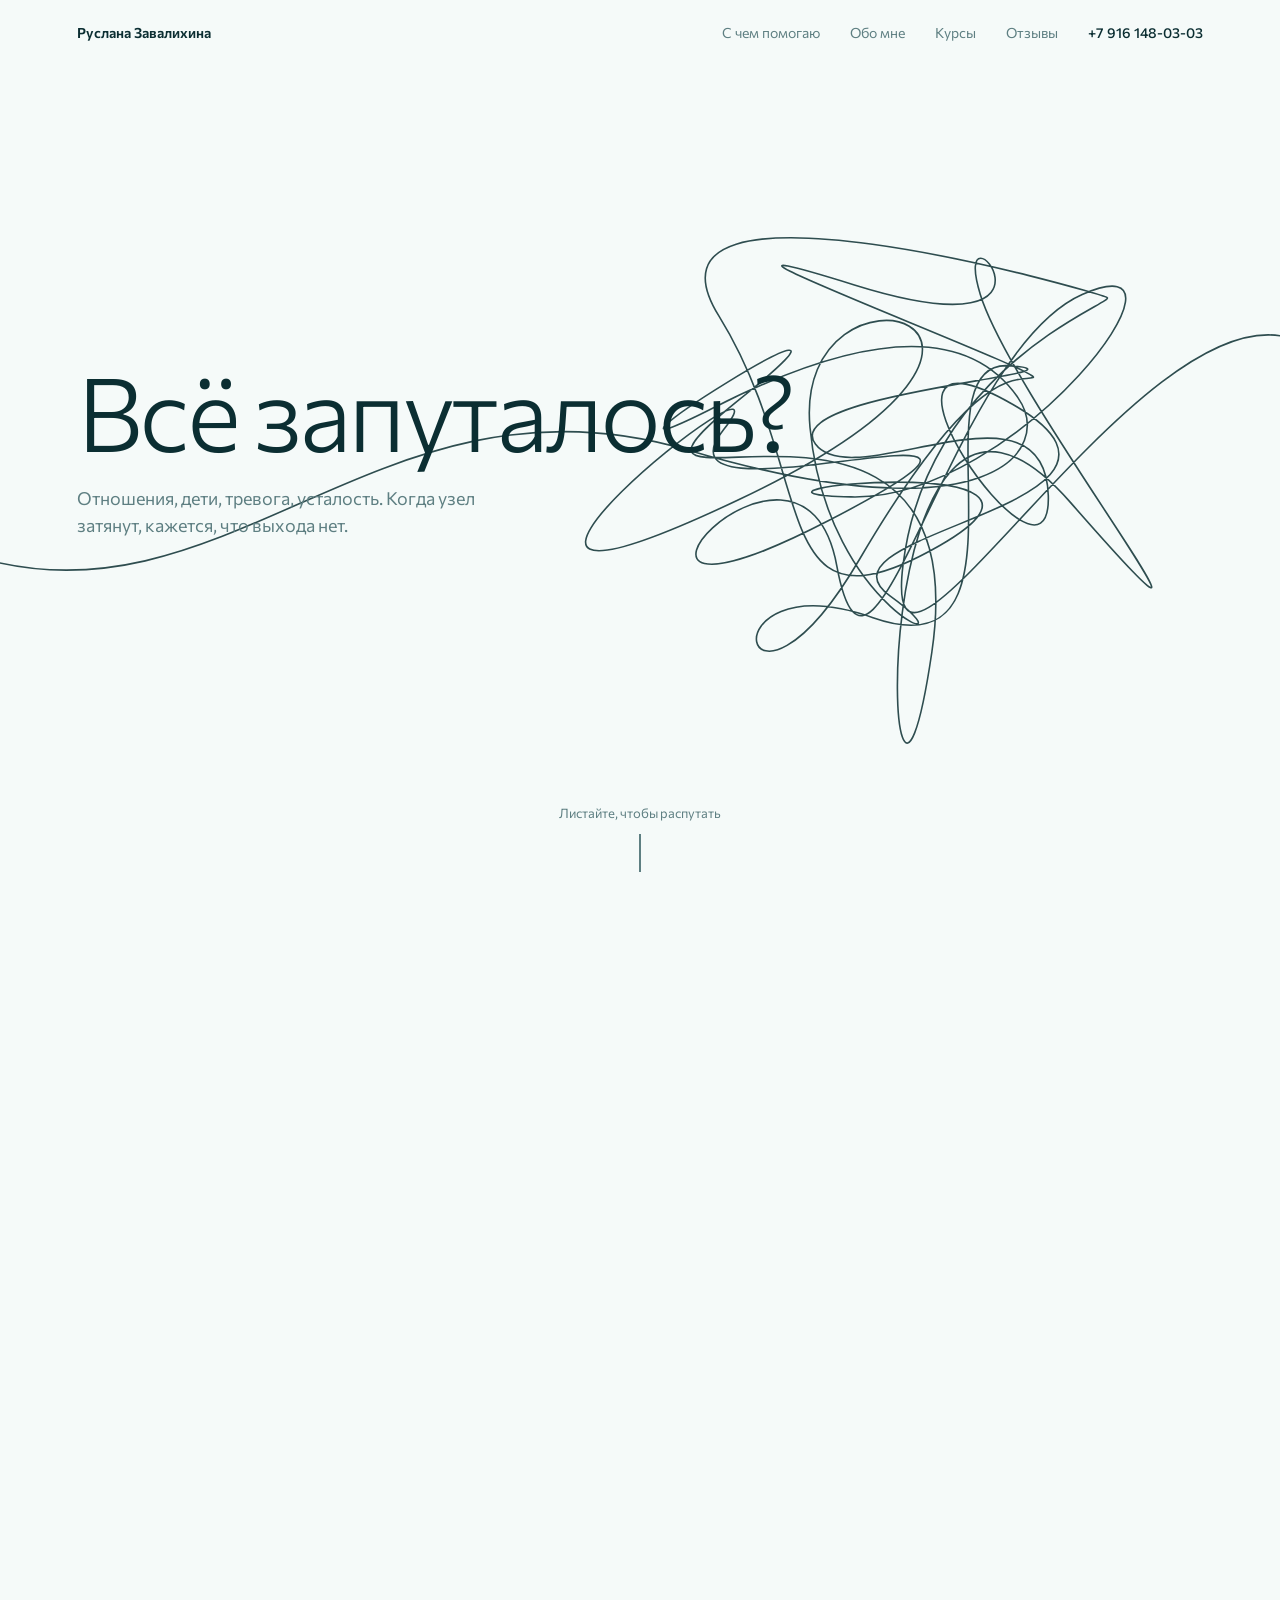
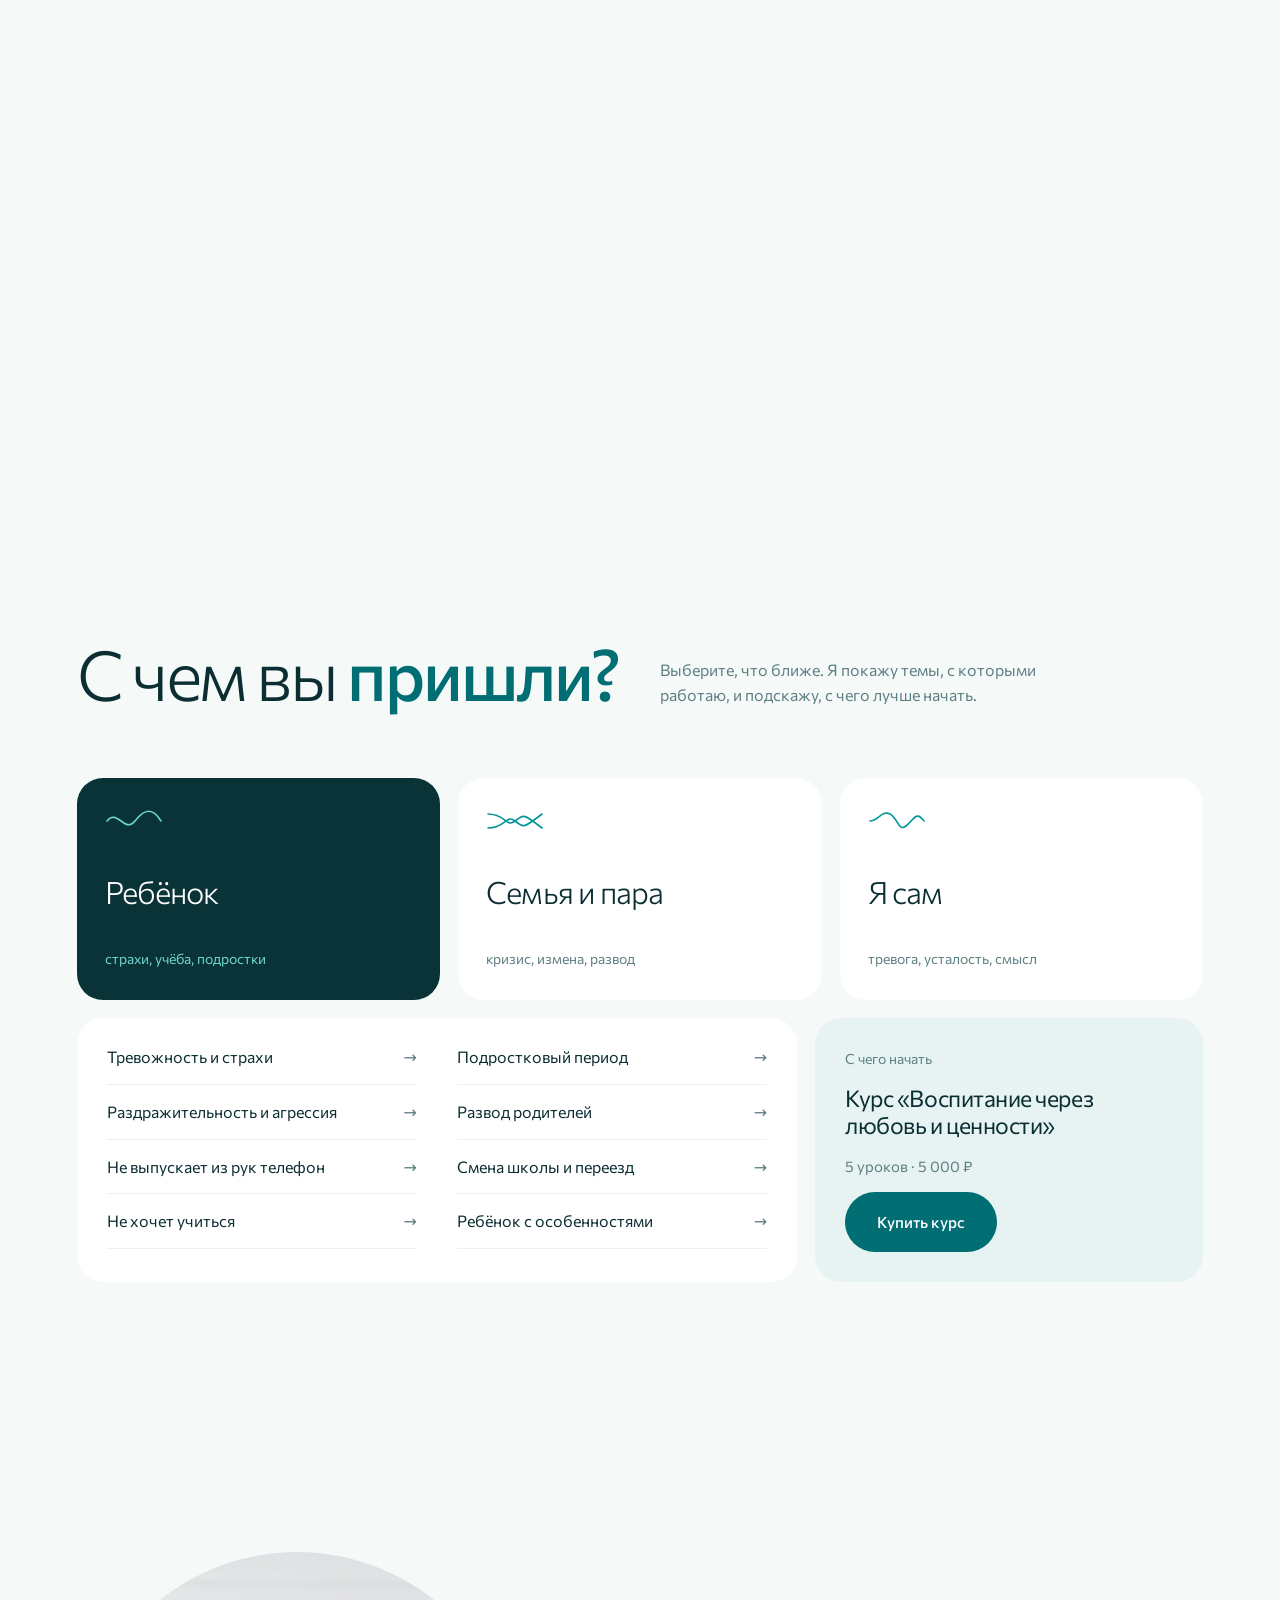
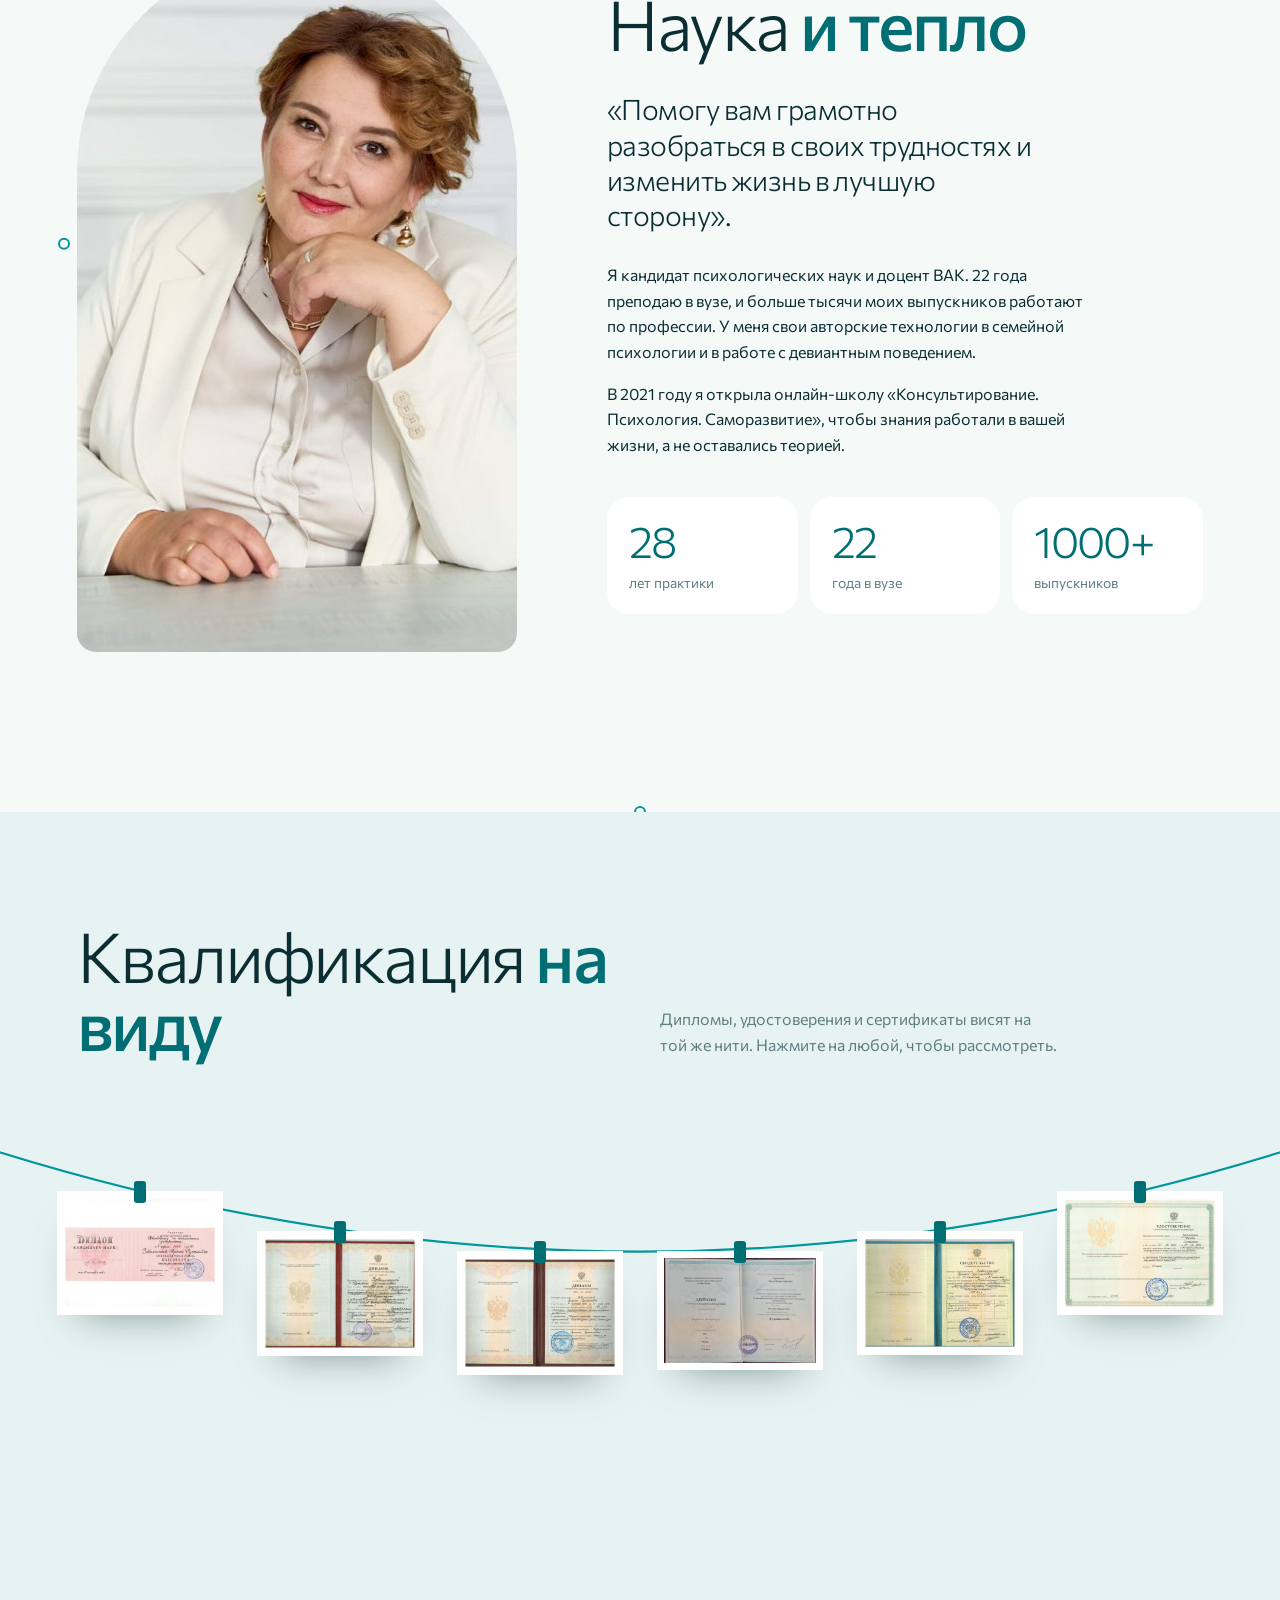
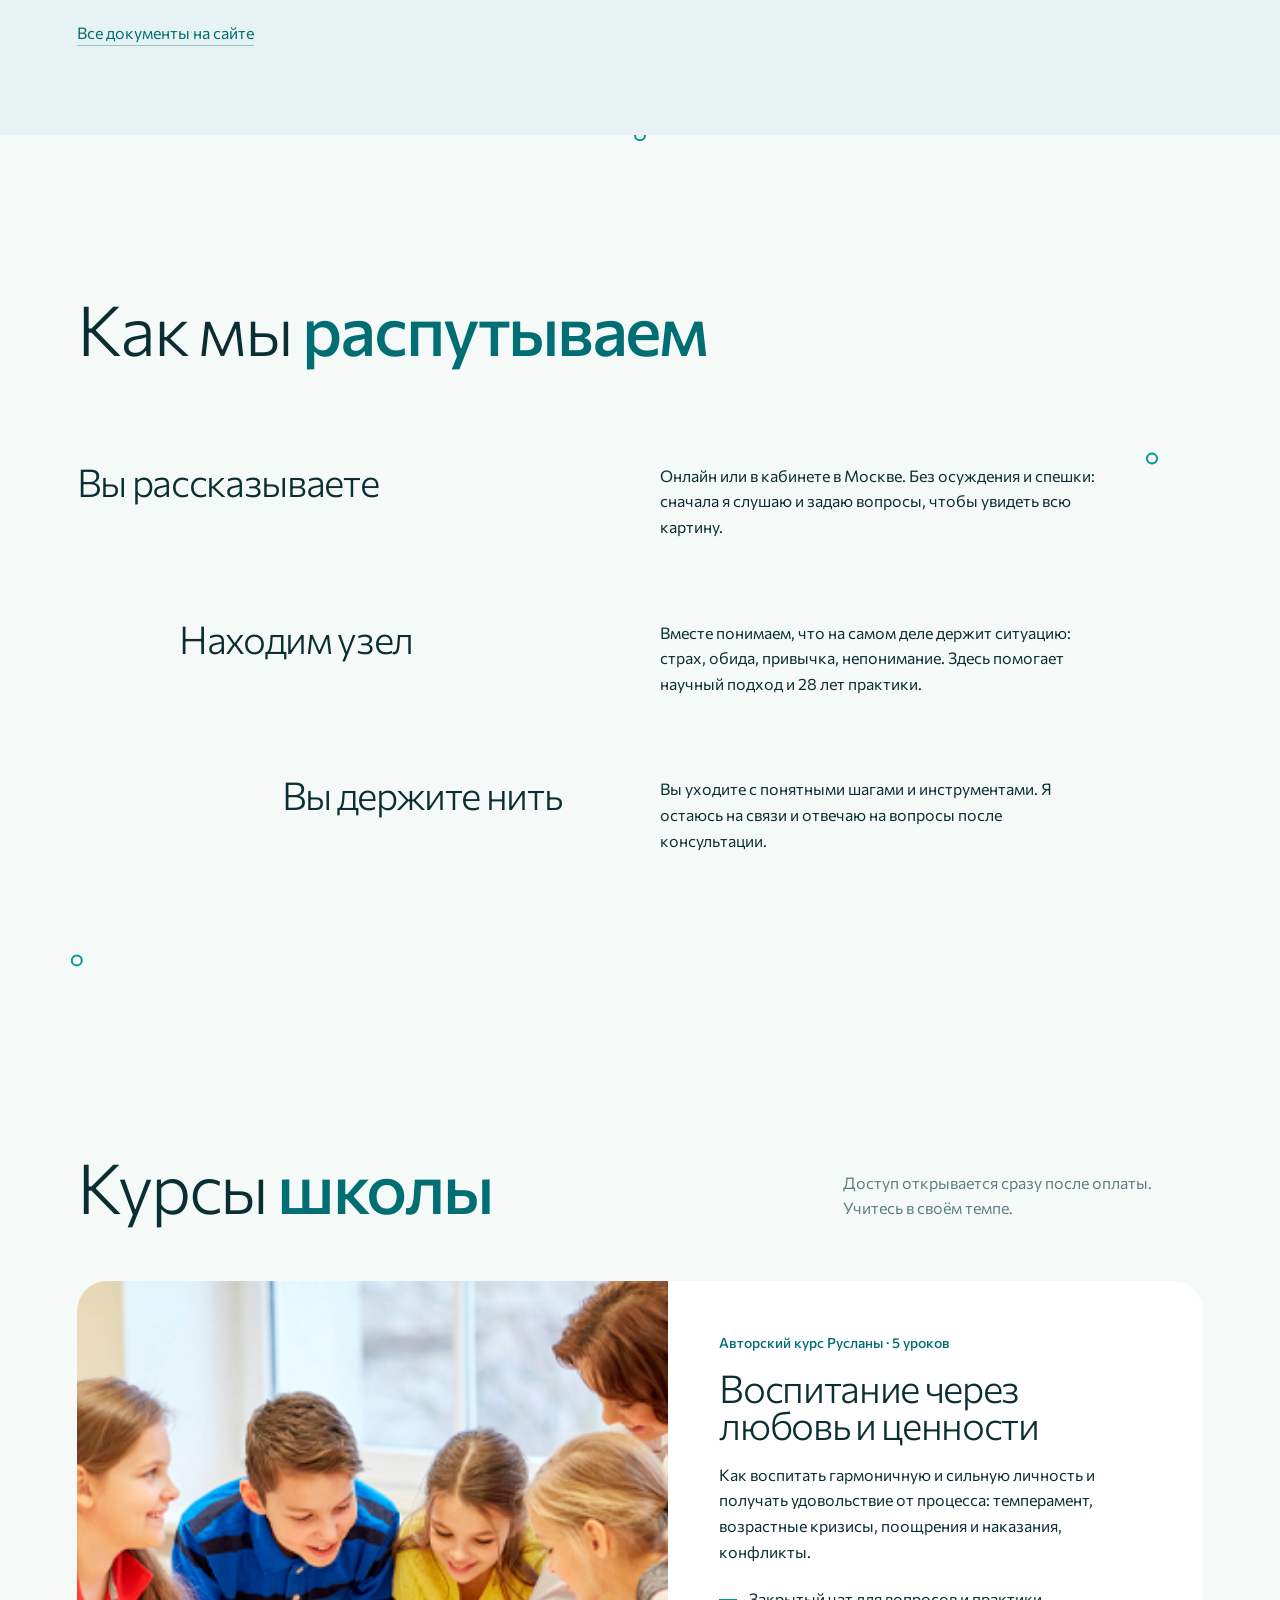
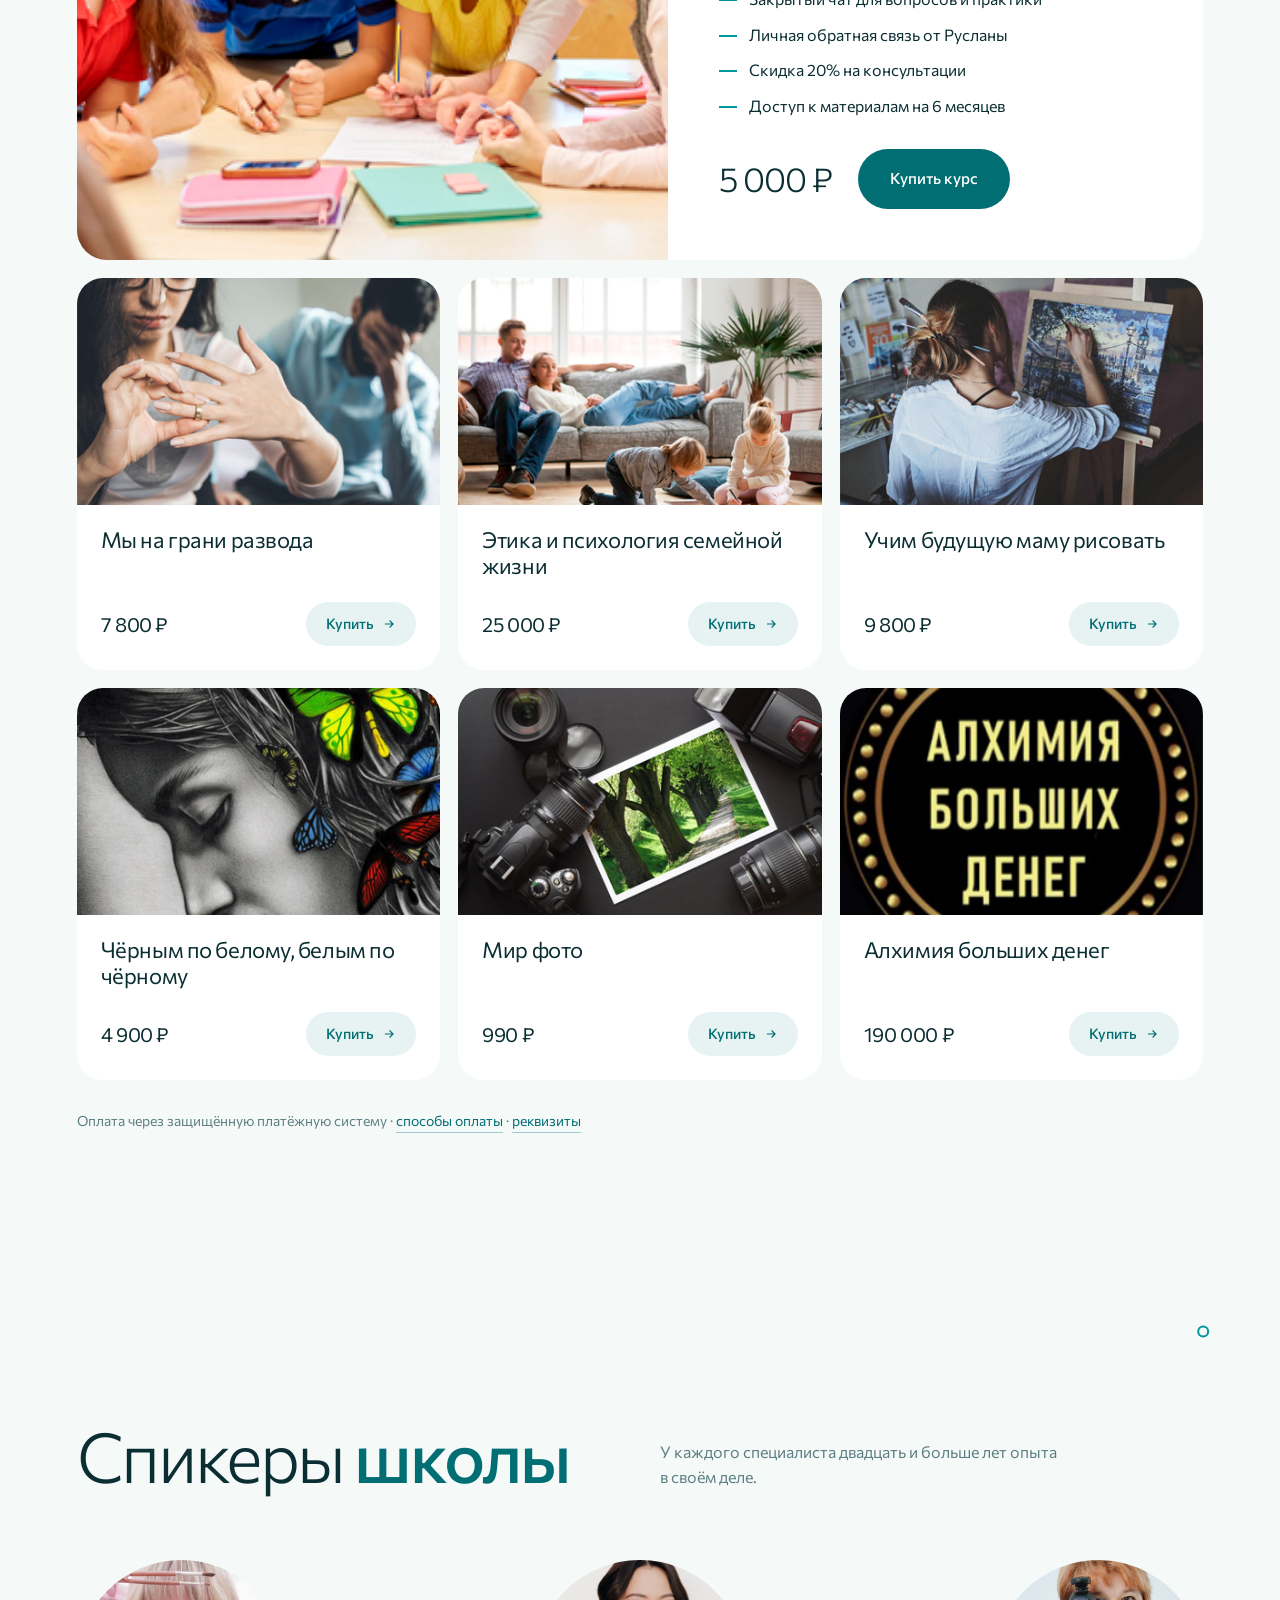
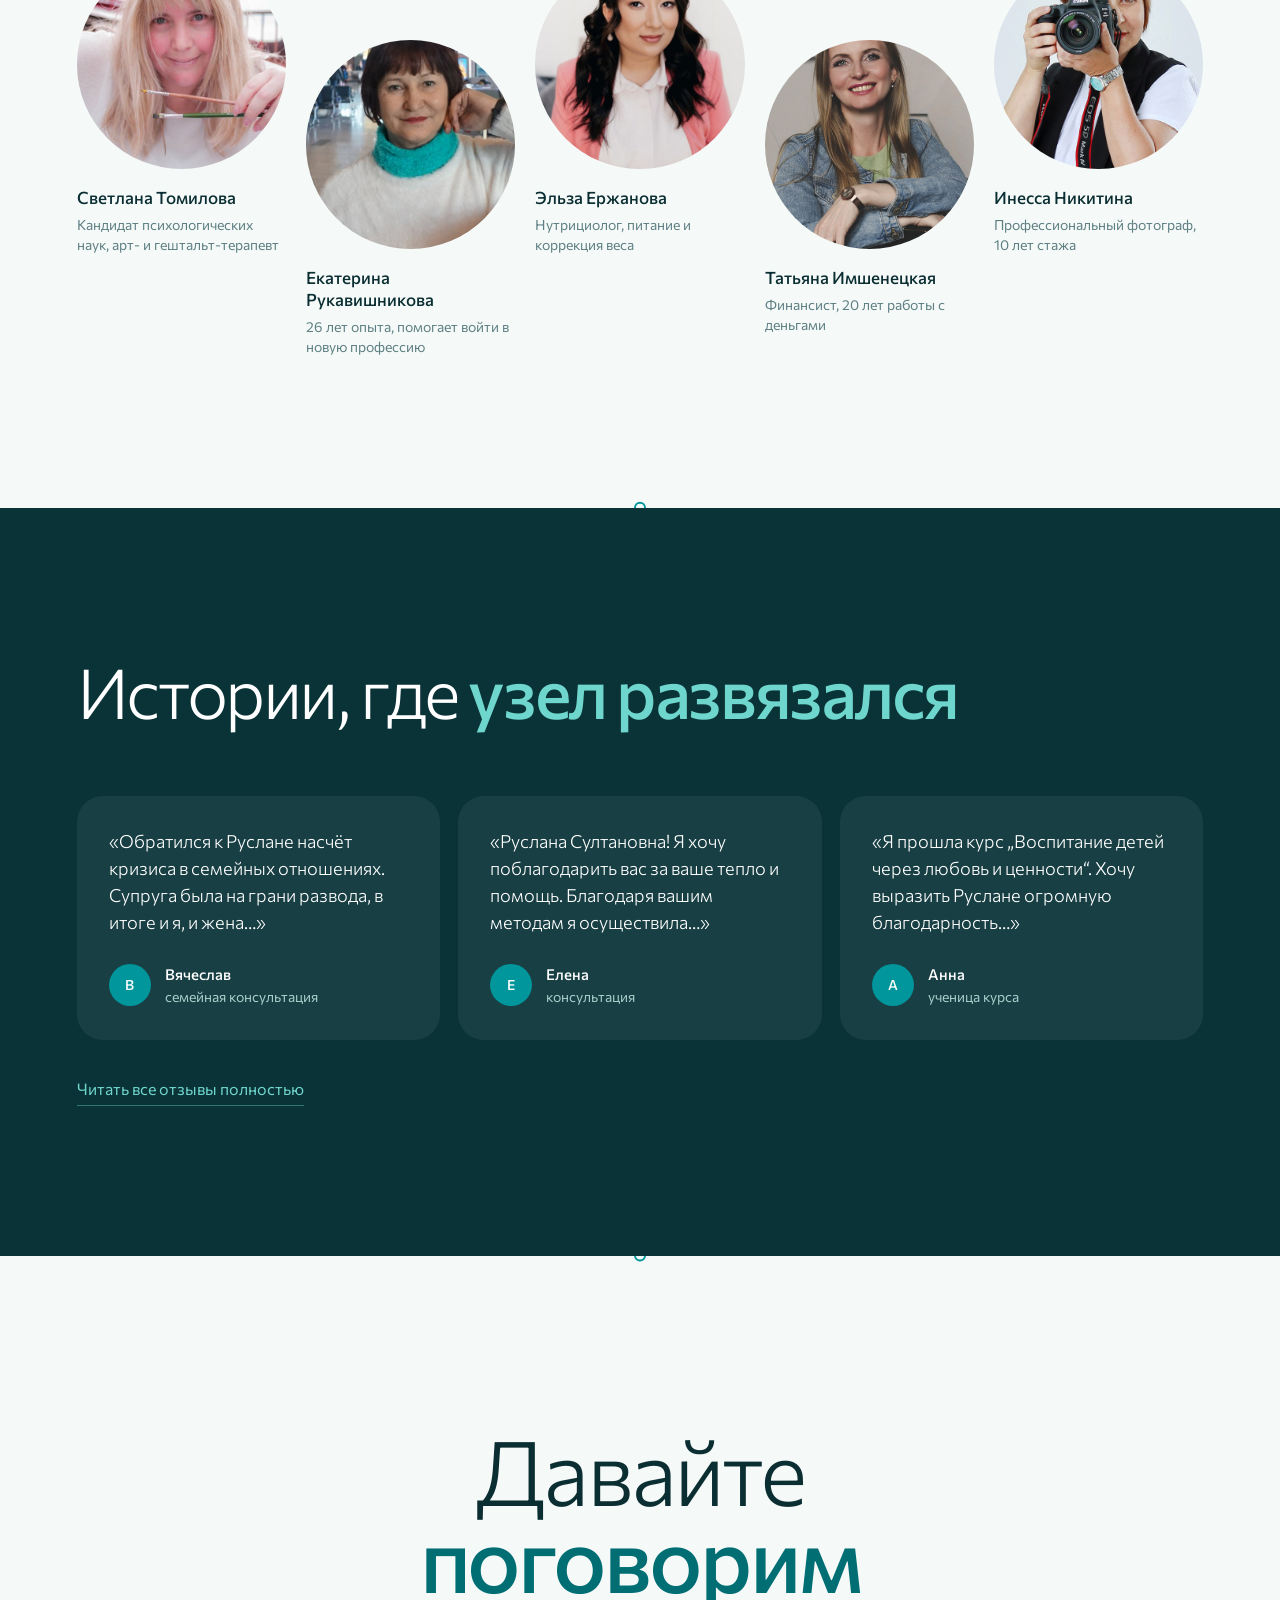
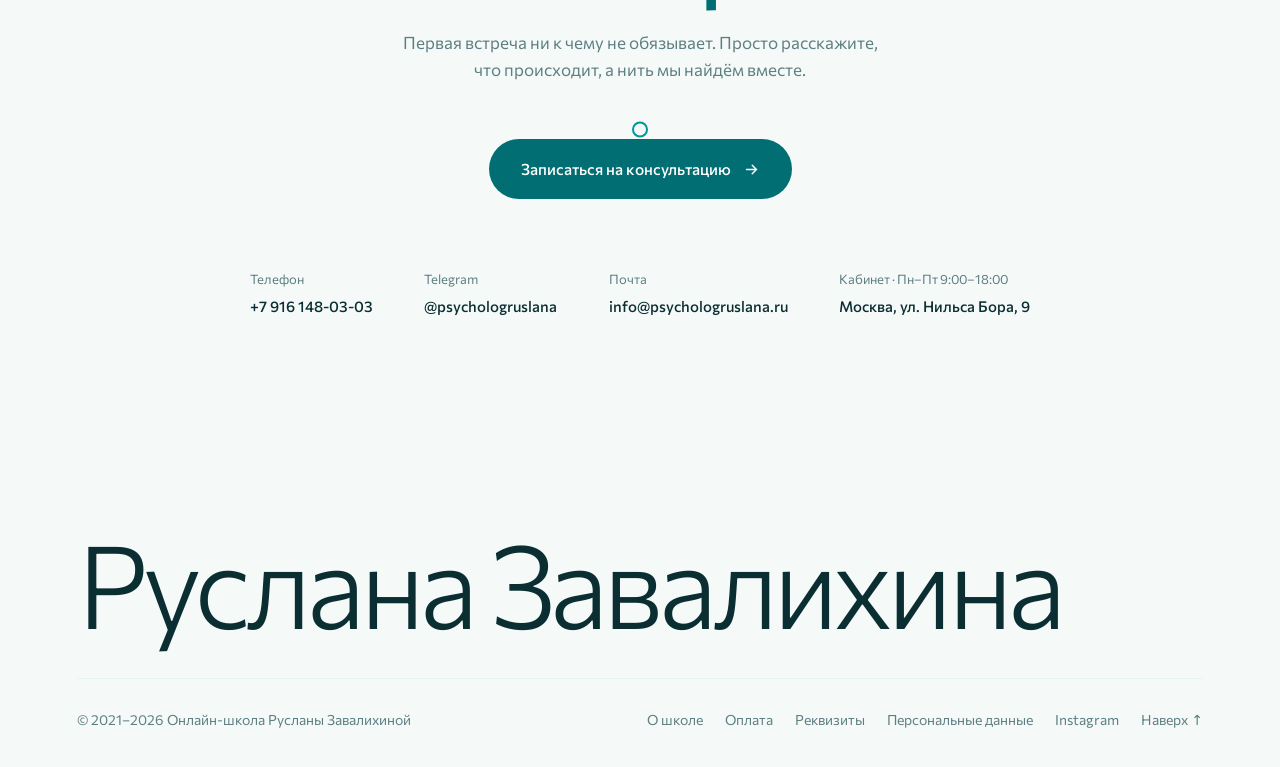
<file: ruslana/index.html>
<!doctype html>
<html lang="ru">
<head>
<meta charset="utf-8">
<meta name="viewport" content="width=device-width, initial-scale=1">
<title>Руслана Завалихина — психолог, кандидат психологических наук</title>
<meta name="description" content="Руслана Завалихина — психолог, кандидат психологических наук, доцент ВАК. 28 лет помогает семьям, детям и взрослым. Консультации онлайн и в Москве, авторские курсы.">
<link rel="preconnect" href="https://fonts.googleapis.com"><link rel="preconnect" href="https://fonts.gstatic.com" crossorigin>
<link href="https://fonts.googleapis.com/css2?family=Commissioner:wght@300;400;500;600&display=swap" rel="stylesheet">
<style>
:root{--bg:#F5FAF9;--paper:#FFFFFF;--mist:#E7F3F2;--ink:#0B2E32;--soft:#5E7F82;--teal:#01959C;--teal-d:#016E74;--deep:#0A3337;--glow:#6FD6CE;--m:clamp(20px,6vw,110px);--ease:cubic-bezier(.16,1,.3,1)}
*{box-sizing:border-box;margin:0;padding:0}
html{overflow-x:clip}
body{background:var(--bg);color:var(--ink);font-family:"Commissioner",system-ui,sans-serif;font-size:clamp(16px,1.1vw,18px);line-height:1.6;-webkit-font-smoothing:antialiased;overflow-x:clip}
a{color:inherit;text-decoration:none}
img{display:block;max-width:100%}
figure{margin:0}
h1,h2,h3{font-weight:300;letter-spacing:-.035em;line-height:.98}
h2{font-size:clamp(40px,5.4vw,88px)}
h2 b,h1 b{font-weight:500;color:var(--teal-d)}
.wrap{padding-left:var(--m);padding-right:var(--m)}
:focus-visible{outline:2px solid var(--teal);outline-offset:3px}

.btn{display:inline-flex;align-items:center;gap:12px;height:60px;padding:0 32px;border-radius:999px;background:var(--teal-d);color:#fff;font-weight:500;font-size:15.5px;transition:transform .5s var(--ease),background .3s;white-space:nowrap}
.btn:hover{background:var(--ink);transform:translateY(-2px)}
.btn:active{transform:scale(.98)}
.btn svg{width:17px;transition:transform .5s var(--ease)}.btn:hover svg{transform:translateX(4px)}
.lnk{border-bottom:1px solid rgba(1,110,116,.35);padding-bottom:3px;color:var(--teal-d);transition:border-color .3s}
.lnk:hover{border-color:var(--teal-d)}

.nav{position:fixed;top:0;left:0;right:0;z-index:30;display:flex;justify-content:space-between;align-items:center;padding:22px var(--m);font-size:14px;transition:background .4s,padding .4s}
.nav.s{background:rgba(245,250,249,.94);padding-top:14px;padding-bottom:14px}
.nav b{font-weight:600}
.nav .l{display:flex;gap:30px;color:var(--soft);align-items:center}
.nav .l a:hover{color:var(--teal-d)}
.nav .call{color:var(--ink);font-weight:500}
.burger{display:none;background:none;border:0;font:500 14px Commissioner;color:var(--ink);cursor:pointer;padding:10px 0}
.mnav{position:fixed;inset:0;z-index:40;background:var(--bg);padding:90px var(--m) 40px;display:flex;flex-direction:column;gap:6px;opacity:0;pointer-events:none;transition:opacity .4s}
.mnav.open{opacity:1;pointer-events:auto}
.mnav a{font-size:30px;font-weight:300;letter-spacing:-.02em;padding:8px 0}
.mnav button{position:absolute;top:22px;right:var(--m);background:none;border:0;font:500 14px Commissioner;cursor:pointer;color:var(--ink);padding:10px 0}

/* HERO */
.knotscroll{height:230vh;position:relative}
.stick{position:sticky;top:0;height:100svh;overflow:hidden}
svg.hthread{position:absolute;inset:0;width:100%;height:100%}
svg.hthread path{fill:none;stroke-linecap:round;stroke-linejoin:round}
#tangle{stroke:var(--ink);stroke-width:1.6}
#calm{stroke:var(--teal);stroke-width:2.4}
.t{position:absolute;left:var(--m);right:var(--m);top:50%;transform:translateY(-50%);pointer-events:none}
.s1,.s2{position:absolute;left:0;top:50%;transform:translateY(-50%);transition:opacity .8s var(--ease),transform .8s var(--ease),filter .8s var(--ease)}
.s1 h2{font-size:clamp(52px,8vw,132px)}
.s1 p,.s2 p{font-size:clamp(17px,1.4vw,21px);color:var(--soft);margin-top:24px;max-width:36ch;line-height:1.5}
.s2 h2{font-size:clamp(44px,6.4vw,104px);max-width:12ch}
.hide{opacity:0;filter:blur(8px);transform:translateY(calc(-50% + 30px))!important}
.final{position:absolute;inset:0;display:grid;grid-template-columns:1.1fr .9fr;align-items:center;padding:100px var(--m) 70px;gap:40px;pointer-events:none;opacity:0;transition:opacity .9s var(--ease)}
.final.on{opacity:1;pointer-events:auto}
.final h1{font-size:clamp(54px,7.6vw,128px);letter-spacing:-.04em;line-height:.9}
.final .sub{font-size:clamp(17px,1.35vw,20px);line-height:1.55;max-width:40ch;margin-top:28px}
.final .sub span{color:var(--soft)}
.cta{display:flex;align-items:center;gap:24px;margin-top:34px;flex-wrap:wrap}
.proof{display:flex;gap:36px;margin-top:46px;font-size:13.5px;color:var(--soft)}
.proof b{display:block;font-size:24px;font-weight:400;color:var(--ink);letter-spacing:-.02em}
.portrait{justify-self:center;position:relative;width:min(36vw,500px);aspect-ratio:1}
.portrait .ph{position:absolute;inset:0;border-radius:50%;overflow:hidden;clip-path:circle(0% at 50% 50%);transition:clip-path 1.4s var(--ease)}
.final.on .portrait .ph{clip-path:circle(50% at 50% 50%)}
.portrait img{width:100%;height:100%;object-fit:cover;object-position:50% 16%;transform:scale(1.15);transition:transform 2.4s var(--ease)}
.final.on .portrait img{transform:scale(1)}
.portrait svg{position:absolute;inset:-16px;width:calc(100% + 32px);height:calc(100% + 32px);overflow:visible}
.portrait circle{fill:none;stroke:var(--teal);stroke-width:1;stroke-dasharray:1;stroke-dashoffset:1;transition:stroke-dashoffset 2s var(--ease) .3s;opacity:.7}
.final.on .portrait circle{stroke-dashoffset:0}
.hint{position:absolute;left:50%;bottom:28px;transform:translateX(-50%);font-size:13px;color:var(--soft);display:flex;flex-direction:column;align-items:center;gap:10px;transition:opacity .5s}
.hint i{width:1.5px;height:38px;background:var(--soft);animation:hint 1.8s ease-in-out infinite;transform-origin:top}
@keyframes hint{0%{transform:scaleY(0)}50%{transform:scaleY(1)}100%{transform:scaleY(1);opacity:0}}

/* STORY thread */
.story{position:relative}
svg.sthread{position:absolute;left:0;top:0;width:100%;pointer-events:none;z-index:1;overflow:visible}
svg.sthread path{fill:none;stroke:var(--teal);stroke-width:2.2;stroke-linecap:round}
svg.sthread circle{fill:var(--bg);stroke:var(--teal);stroke-width:2;transition:fill .5s}
svg.sthread circle.lit{fill:var(--teal)}
.story section{position:relative;z-index:2}
.a{position:absolute;width:1px;height:1px;left:0}

.js .rv{opacity:0;transform:translateY(28px);transition:opacity 1s var(--ease),transform 1s var(--ease)}
.js .rv.on{opacity:1;transform:none}

/* pick */
.pick{padding-top:170px;padding-bottom:150px}
.pick .head{display:grid;grid-template-columns:1fr 1fr;gap:40px;align-items:end}
.pick .head p{max-width:40ch;color:var(--soft)}
.choices{display:grid;grid-template-columns:repeat(3,minmax(0,1fr));gap:18px;margin-top:70px}
.choice{all:unset;box-sizing:border-box;cursor:pointer;background:var(--paper);border-radius:26px;padding:28px 28px 30px;display:flex;flex-direction:column;gap:40px;min-height:200px;transition:transform .5s var(--ease),background .4s,color .4s}
.choice:hover{transform:translateY(-4px)}
.choice b{font-size:clamp(26px,2.4vw,38px);font-weight:300;letter-spacing:-.03em;line-height:1.05;margin-top:auto}
.choice small{font-size:14px;color:var(--soft);transition:color .4s}
.choice svg{width:58px;height:30px;overflow:visible}
.choice svg path{fill:none;stroke:var(--teal);stroke-width:1.6;stroke-linecap:round;transition:stroke .4s}
.choice[aria-selected="true"]{background:var(--deep);color:#fff}
.choice[aria-selected="true"] small{color:var(--glow)}
.choice[aria-selected="true"] svg path{stroke:var(--glow)}
.choice:focus-visible{outline:2px solid var(--teal);outline-offset:4px}
.panels{margin-top:18px}
.panel{display:grid;grid-template-columns:1.3fr .7fr;gap:18px;animation:pin .7s var(--ease)}
@keyframes pin{from{opacity:0;transform:translateY(14px)}to{opacity:1;transform:none}}
.panel[hidden]{display:none}
.topics{background:var(--paper);border-radius:26px;padding:12px 30px;columns:2;column-gap:40px}
.topics a{display:flex;justify-content:space-between;gap:14px;padding:14px 0;break-inside:avoid;border-bottom:1px solid var(--mist);transition:color .3s,padding .4s var(--ease)}
.topics a span{color:var(--soft);transition:transform .4s var(--ease),color .3s}
.topics a:hover{color:var(--teal-d);padding-left:6px}
.topics a:hover span{transform:translateX(4px);color:var(--teal-d)}
.step{background:var(--mist);border-radius:26px;padding:30px;display:flex;flex-direction:column;gap:14px}
.step small{color:var(--soft);font-size:14px}
.step b{font-size:clamp(22px,1.8vw,28px);font-weight:400;letter-spacing:-.02em;line-height:1.2}
.step .price{font-size:15px;color:var(--soft)}
.step .btn{margin-top:auto;align-self:flex-start}

/* about */
.about{padding-top:120px;padding-bottom:160px}
.about .g{display:grid;grid-template-columns:.85fr 1.15fr;gap:clamp(40px,7vw,120px);align-items:center}
.about .ph img{width:100%;aspect-ratio:4/5;object-fit:cover;object-position:50% 20%;border-radius:300px 300px 26px 26px}
.about blockquote{font-size:clamp(24px,2.2vw,34px);font-weight:300;line-height:1.25;letter-spacing:-.02em;margin:34px 0 30px;max-width:24ch}
.about p{max-width:48ch;margin-bottom:16px}
.facts{display:grid;grid-template-columns:repeat(3,minmax(0,1fr));gap:12px;margin-top:40px}
.facts div{background:var(--paper);border-radius:22px;padding:22px}
.facts b{display:block;font-size:clamp(34px,3.4vw,52px);font-weight:300;letter-spacing:-.04em;line-height:1;color:var(--teal-d)}
.facts span{display:block;font-size:14px;color:var(--soft);margin-top:10px;line-height:1.4}

/* clothesline */
.line{padding:110px 0 90px;background:var(--mist);overflow:hidden}
.line .head{display:grid;grid-template-columns:1fr 1fr;gap:40px;align-items:end}
.line .head p{color:var(--soft);max-width:40ch}
.rope{position:relative;height:clamp(420px,40vw,600px);margin-top:40px}
.rope svg{position:absolute;inset:0;width:100%;height:100%;overflow:visible}
.rope svg path{fill:none;stroke:var(--teal);stroke-width:2.2;stroke-linecap:round}
.doc{position:absolute;width:clamp(120px,13vw,210px);transform-origin:50% 0;cursor:zoom-in;animation:sway 6s ease-in-out infinite;transition:filter .3s}
.doc:nth-child(odd){animation-duration:7s;animation-delay:-2s}
.doc:nth-child(3n){animation-duration:8s;animation-delay:-4s}
.doc:hover{animation-play-state:paused;filter:brightness(1.04)}
.doc img{width:100%;background:#fff;padding:7px;box-shadow:0 22px 40px -24px rgba(11,46,50,.5)}
.doc::before{content:"";position:absolute;left:50%;top:-10px;width:12px;height:22px;margin-left:-6px;background:var(--teal-d);border-radius:3px;z-index:2}
@keyframes sway{0%,100%{transform:rotate(var(--r,0deg))}50%{transform:rotate(calc(var(--r,0deg) * -1))}}
.line .more{margin-top:10px}
.lb{position:fixed;inset:0;z-index:80;background:rgba(6,30,33,.9);display:none;align-items:center;justify-content:center;padding:24px;cursor:zoom-out}
.lb.on{display:flex}.lb img{max-height:90vh;width:auto}

/* how */
.how{padding-top:160px;padding-bottom:140px}
.how .rows{margin-top:60px}
.how .row{display:grid;grid-template-columns:1fr 1fr;gap:40px;padding:40px 0;align-items:start}
.how .row h3{font-size:clamp(30px,3vw,48px)}
.how .row p{max-width:44ch}
.how .row:nth-child(2) h3{padding-left:8vw}
.how .row:nth-child(3) h3{padding-left:16vw}

/* courses */
.courses{padding-top:120px;padding-bottom:150px}
.courses .head{display:flex;justify-content:space-between;align-items:end;gap:30px;flex-wrap:wrap}
.courses .head p{color:var(--soft);max-width:36ch}
.feat{display:grid;grid-template-columns:1.05fr .95fr;margin-top:60px;background:var(--paper);border-radius:30px;overflow:hidden}
.feat .im{min-height:420px;overflow:hidden;display:block}
.feat .im img{width:100%;height:100%;object-fit:cover;transition:transform 1.2s var(--ease)}
.feat:hover .im img{transform:scale(1.04)}
.feat .bd{padding:clamp(28px,4vw,56px);display:flex;flex-direction:column}
.feat small{color:var(--teal-d);font-weight:500;font-size:14px}
.feat h3{font-size:clamp(30px,3vw,48px);margin:14px 0 18px}
.feat p{margin-bottom:22px}
.feat ul{list-style:none;display:grid;gap:10px;margin-bottom:30px}
.feat li{display:flex;gap:12px;align-items:baseline}
.feat li::before{content:"";flex:none;width:18px;height:2px;background:var(--teal);transform:translateY(-4px)}
.feat .ft{margin-top:auto;display:flex;align-items:center;gap:26px;flex-wrap:wrap}
.feat .pr{font-size:34px;font-weight:300;letter-spacing:-.03em}
.list{margin-top:18px;display:grid;grid-template-columns:repeat(3,minmax(0,1fr));gap:18px}
.c{background:var(--paper);border-radius:26px;overflow:hidden;display:flex;flex-direction:column;transition:transform .5s var(--ease)}
.c:hover{transform:translateY(-5px)}
.c .im{aspect-ratio:16/10;overflow:hidden;display:block}
.c .im img{width:100%;height:100%;object-fit:cover;transition:transform 1.1s var(--ease)}
.c:hover .im img{transform:scale(1.05)}
.c .bd{padding:22px 24px 24px;display:flex;flex-direction:column;flex:1}
.c h3{font-size:22px;font-weight:400;letter-spacing:-.02em;line-height:1.2}
.c .ft{margin-top:auto;padding-top:22px;display:flex;justify-content:space-between;align-items:center;gap:12px}
.c .pr{font-size:20px;letter-spacing:-.02em}
.buy{display:inline-flex;align-items:center;gap:8px;height:44px;padding:0 20px;border-radius:999px;background:var(--mist);color:var(--teal-d);font-weight:500;font-size:14.5px;transition:background .3s,color .3s}
.buy:hover{background:var(--teal-d);color:#fff}
.buy svg{width:14px;transition:transform .4s var(--ease)}.buy:hover svg{transform:translateX(3px)}
.pay{margin-top:30px;font-size:14px;color:var(--soft)}

/* team */
.team{padding-top:140px;padding-bottom:150px}
.team .head{display:grid;grid-template-columns:1fr 1fr;gap:40px;align-items:end}
.team .head p{color:var(--soft);max-width:40ch}
.people{display:grid;grid-template-columns:repeat(5,minmax(0,1fr));gap:20px;margin-top:70px;align-items:start}
.p:nth-child(even){margin-top:80px}
.p .ph{aspect-ratio:1;border-radius:50%;overflow:hidden;background:var(--mist);margin-bottom:18px}
.p img{width:100%;height:100%;object-fit:cover;transition:transform 1s var(--ease)}
.p:hover img{transform:scale(1.06)}
.p b{display:block;font-weight:500;font-size:17px;line-height:1.3}
.p span{display:block;font-size:14px;color:var(--soft);margin-top:6px;line-height:1.45}

/* reviews */
.reviews{background:var(--deep);color:#fff;padding:150px var(--m)}
.reviews h2 b{color:var(--glow)}
.rv-track{display:grid;grid-template-columns:repeat(3,minmax(0,1fr));gap:18px;margin-top:70px}
.r{background:rgba(255,255,255,.06);border-radius:26px;padding:32px;display:flex;flex-direction:column;gap:26px;transition:background .4s}
.r:hover{background:rgba(255,255,255,.1)}
.r p{font-size:clamp(18px,1.4vw,21px);font-weight:300;line-height:1.5}
.r .who{margin-top:auto;display:flex;align-items:center;gap:14px;font-size:14px;color:#A9CFCC}
.r .who i{width:42px;height:42px;border-radius:50%;background:var(--teal);display:grid;place-items:center;font-style:normal;color:#fff;font-weight:500;flex:none}
.r .who b{display:block;color:#fff;font-weight:500;font-size:15px}
.reviews .all{margin-top:36px;display:inline-block;color:var(--glow);border-bottom:1px solid rgba(111,214,206,.4);padding-bottom:3px}

/* end */
.end{padding-top:170px;padding-bottom:150px;text-align:center}
.end h2{font-size:clamp(48px,7vw,116px);max-width:11ch;margin:0 auto}
.end p{max-width:44ch;margin:28px auto 0;color:var(--soft);font-size:clamp(17px,1.3vw,20px)}
.end .cta{justify-content:center}
.ways{display:flex;justify-content:center;gap:clamp(20px,4vw,60px);margin-top:70px;flex-wrap:wrap;font-size:15px}
.ways a,.ways span{display:flex;flex-direction:column;gap:4px;text-align:left}
.ways small{color:var(--soft);font-size:13px}
.ways a:hover b{color:var(--teal-d)}
.ways b{font-weight:500}

footer{padding:60px var(--m) 36px}
footer .big{font-size:clamp(44px,9vw,150px);font-weight:300;letter-spacing:-.05em;line-height:.95;margin-bottom:40px}
footer .row{display:flex;justify-content:space-between;gap:30px;flex-wrap:wrap;padding-top:30px;border-top:1px solid var(--mist);font-size:14px;color:var(--soft)}
footer .row nav{display:flex;gap:22px;flex-wrap:wrap}
footer a:hover{color:var(--teal-d)}

@media (max-width:980px){
  .nav .l a:not(.call){display:none}
  .choices{grid-template-columns:1fr;gap:10px}
  .choice{min-height:auto;flex-direction:row;align-items:center;gap:20px;padding:22px 24px}
  .choice b{margin-top:0;font-size:26px}
  .choice small{margin-left:auto;text-align:right}
  .panel{grid-template-columns:1fr}
  .topics{columns:1}
  .list{grid-template-columns:1fr 1fr}
  .people{grid-template-columns:repeat(3,minmax(0,1fr))}
  .rv-track{grid-template-columns:1fr}
}
@media (max-width:760px){
  .nav .l{display:none}.burger{display:block}
  .final{grid-template-columns:1fr;padding-top:80px;gap:18px;align-content:center}
  .portrait{width:min(52vw,230px);order:-1;justify-self:start}
  .final h1{font-size:13vw}
  .proof{gap:20px;margin-top:28px}
  .pick{padding-top:120px;padding-bottom:100px}
  .pick .head,.line .head,.team .head,.about .g,.feat,.how .row{grid-template-columns:1fr;gap:20px}
  .choice svg{display:none}
  .choice small{display:none}
  .topics{padding:6px 20px}
  .about{padding-top:80px;padding-bottom:110px}
  .about .ph{max-width:340px}
  .facts{gap:8px}.facts div{padding:16px 14px}
  .rope{height:330px}
  .doc{width:96px}
  .how{padding-top:110px;padding-bottom:90px}
  .how .row{padding:24px 0;gap:10px}
  .how .row:nth-child(n) h3{padding-left:0}
  .feat .im{min-height:240px}
  .list{grid-template-columns:1fr}
  .people{grid-template-columns:1fr 1fr;gap:16px}
  .p:nth-child(even){margin-top:40px}
  .reviews,.team,.courses{padding-top:100px;padding-bottom:100px}
  .end{padding-top:110px;padding-bottom:100px}
  .cta .btn{width:100%;justify-content:center}
  .ways{justify-content:flex-start}
}
@media (prefers-reduced-motion:reduce){*{animation:none!important;transition:none!important}.js .rv{opacity:1;transform:none}}
</style>
</head>
<body>
<nav class="nav" id="nav">
  <b>Руслана Завалихина</b>
  <div class="l"><a href="#pick">С чем помогаю</a><a href="#about">Обо мне</a><a href="#courses">Курсы</a><a href="#reviews">Отзывы</a><a class="call" href="tel:+79161480303">+7 916 148-03-03</a></div>
  <button class="burger" id="burger" aria-label="Открыть меню">Меню</button>
</nav>
<div class="mnav" id="mnav">
  <button id="mclose">Закрыть</button>
  <a href="#pick">С чем помогаю</a><a href="#about">Обо мне</a><a href="#docs">Документы</a><a href="#courses">Курсы</a><a href="#team">Команда</a><a href="#reviews">Отзывы</a><a href="#contacts">Контакты</a>
  <a class="btn" style="margin-top:24px;justify-content:center;font-size:16px" href="https://psychologruslana.ru/product/konsultatsii-onlayn-offlayn/">Записаться</a>
</div>

<header class="knotscroll" id="top">
  <div class="stick">
    <svg class="hthread" id="hsvg" preserveAspectRatio="none" aria-hidden="true"><path id="tangle" pathLength="1"/><path id="calm" pathLength="1"/></svg>
    <div class="t" aria-hidden="true">
      <div class="s1" id="s1"><h2>Всё запуталось?</h2><p>Отношения, дети, тревога, усталость. Когда узел затянут, кажется, что выхода нет.</p></div>
      <div class="s2 hide" id="s2"><h2>Распутаем <b>по одной нити</b></h2><p>Бережно, без осуждения и с опорой на науку.</p></div>
    </div>
    <div class="final" id="final">
      <div>
        <h1>Руслана<br>Завалихина</h1>
        <p class="sub">Психолог, кандидат психологических наук, доцент ВАК. <span>28 лет помогаю семьям, детям и взрослым находить выход там, где его не видно.</span></p>
        <div class="cta">
          <a class="btn" href="https://psychologruslana.ru/product/konsultatsii-onlayn-offlayn/">Записаться на консультацию <svg viewBox="0 0 24 24" fill="none" stroke="currentColor" stroke-width="2" stroke-linecap="round"><path d="M5 12h14M13 6l6 6-6 6"/></svg></a>
          <a class="lnk" href="#pick">С чем я помогаю</a>
        </div>
        <div class="proof"><span><b>28 лет</b>практики</span><span><b>22 года</b>в вузе</span><span><b>1000+</b>выпускников</span></div>
      </div>
      <div class="portrait">
        <div class="ph"><img src="img/ruslana.jpg" alt="Руслана Завалихина" width="552" height="700"></div>
        <svg viewBox="0 0 100 100" aria-hidden="true"><circle cx="50" cy="50" r="49" pathLength="1"/></svg>
      </div>
    </div>
    <div class="hint" id="hint">Листайте, чтобы распутать<i></i></div>
  </div>
</header>

<main class="story" id="story">
  <svg class="sthread" id="ssvg" aria-hidden="true"><path id="spath" pathLength="1"/><g id="dots"></g></svg>

  <section class="pick wrap" id="pick" aria-labelledby="h-pick">
    <span class="a" data-x=".92" style="top:0"></span>
    <div class="head">
      <h2 id="h-pick" class="rv">С чем вы <b>пришли?</b></h2>
      <p class="rv">Выберите, что ближе. Я покажу темы, с которыми работаю, и подскажу, с чего лучше начать.</p>
    </div>
    <div class="choices" role="tablist" aria-label="Ваша ситуация">
      <button class="choice rv" role="tab" id="t1" aria-controls="p1" aria-selected="true"><svg viewBox="0 0 58 30" aria-hidden="true"><path d="M2 15 C 12 2, 20 28, 30 15 S 48 2, 56 15"/></svg><b>Ребёнок</b><small>страхи, учёба, подростки</small></button>
      <button class="choice rv" role="tab" id="t2" aria-controls="p2" aria-selected="false" tabindex="-1"><svg viewBox="0 0 58 30" aria-hidden="true"><path d="M2 8 C 20 8, 20 22, 29 15 S 38 8, 56 22 M2 22 C 20 22, 20 8, 29 15 S 38 22, 56 8"/></svg><b>Семья и пара</b><small>кризис, измена, развод</small></button>
      <button class="choice rv" role="tab" id="t3" aria-controls="p3" aria-selected="false" tabindex="-1"><svg viewBox="0 0 58 30" aria-hidden="true"><path d="M2 15 C 10 15, 14 4, 22 8 S 30 26, 38 20 S 48 4, 56 15"/></svg><b>Я сам</b><small>тревога, усталость, смысл</small></button>
    </div>
    <div class="panels">
      <div class="panel" id="p1" role="tabpanel" aria-labelledby="t1">
        <div class="topics">
          <a href="https://psychologruslana.ru/services/deti/trevozhnost-i-strakhi/">Тревожность и страхи<span>→</span></a>
          <a href="https://psychologruslana.ru/services/deti/razdrazhitelnost-i-agressiya/">Раздражительность и агрессия<span>→</span></a>
          <a href="https://psychologruslana.ru/services/deti/internet-zavisimost-telefon-igry/">Не выпускает из рук телефон<span>→</span></a>
          <a href="https://psychologruslana.ru/services/deti/ne-khochet-uchitsya-ne-usvaivaet-material/">Не хочет учиться<span>→</span></a>
          <a href="https://psychologruslana.ru/services/deti/podrostkovyy-period/">Подростковый период<span>→</span></a>
          <a href="https://psychologruslana.ru/services/deti/razvod-roditeley/">Развод родителей<span>→</span></a>
          <a href="https://psychologruslana.ru/services/deti/smena-shkoly-i-pereezd/">Смена школы и переезд<span>→</span></a>
          <a href="https://psychologruslana.ru/services/deti-s-osobennostyami/">Ребёнок с особенностями<span>→</span></a>
        </div>
        <div class="step"><small>С чего начать</small><b>Курс «Воспитание через любовь и ценности»</b><span class="price">5 уроков · 5 000 ₽</span><a class="btn" href="https://psychologruslana.ru/order.php?prod-id=46351">Купить курс</a></div>
      </div>
      <div class="panel" id="p2" role="tabpanel" aria-labelledby="t2" hidden>
        <div class="topics">
          <a href="https://psychologruslana.ru/services/semya/razvod/">На грани развода<span>→</span></a>
          <a href="https://psychologruslana.ru/services/semya/izmena/">Измена<span>→</span></a>
          <a href="https://psychologruslana.ru/services/semya/obidy/">Обиды<span>→</span></a>
          <a href="https://psychologruslana.ru/services/semya/ne-ponimanie/">Перестали понимать друг друга<span>→</span></a>
          <a href="https://psychologruslana.ru/services/semya/dengi/">Конфликты из-за денег<span>→</span></a>
          <a href="https://psychologruslana.ru/services/semya/roditeli-meshayut-moemu-braku-protiv-braka/">Родители против брака<span>→</span></a>
          <a href="https://psychologruslana.ru/services/semya/raznyy-vzglyad-na-vospitanie-detey/">Разный взгляд на воспитание<span>→</span></a>
          <a href="https://psychologruslana.ru/services/semya/unizhenie-i-oskorblenie/">Унижение и оскорбления<span>→</span></a>
        </div>
        <div class="step"><small>С чего начать</small><b>Курс «Мы на грани развода»</b><span class="price">7 800 ₽</span><a class="btn" href="https://psychologruslana.ru/order.php?prod-id=46352">Купить курс</a></div>
      </div>
      <div class="panel" id="p3" role="tabpanel" aria-labelledby="t3" hidden>
        <div class="topics">
          <a href="https://psychologruslana.ru/services/lichnost-i-razvitie/stress-trevoga/">Стресс и тревога<span>→</span></a>
          <a href="https://psychologruslana.ru/services/lichnost-i-razvitie/panicheskie-ataki/">Панические атаки<span>→</span></a>
          <a href="https://psychologruslana.ru/services/lichnost-i-razvitie/neuverennost-v-sebe-nizkaya-samootsenka/">Низкая самооценка<span>→</span></a>
          <a href="https://psychologruslana.ru/services/lichnost-i-razvitie/khronicheskaya-ustalost/">Хроническая усталость<span>→</span></a>
          <a href="https://psychologruslana.ru/services/lichnost-i-razvitie/smert-blizkogo-cheloveka/">Потеря близкого человека<span>→</span></a>
          <a href="https://psychologruslana.ru/services/lichnost-i-razvitie/krizis-srednego-vozrasta/">Кризис среднего возраста<span>→</span></a>
          <a href="https://psychologruslana.ru/services/lichnost-i-razvitie/chuvstvo-viny/">Чувство вины<span>→</span></a>
          <a href="https://psychologruslana.ru/services/lichnost-i-razvitie/alkogolizm-narkomaniya/">Зависимость у близкого<span>→</span></a>
        </div>
        <div class="step"><small>С чего начать</small><b>Личная консультация онлайн или в Москве</b><span class="price">Подберём удобное вам время</span><a class="btn" href="https://psychologruslana.ru/product/konsultatsii-onlayn-offlayn/">Записаться</a></div>
      </div>
    </div>
  </section>

  <section class="about wrap" id="about" aria-labelledby="h-about">
    <span class="a" data-x=".05" style="top:42%"></span>
    <div class="g">
      <div class="ph rv"><img src="img/ruslana.jpg" alt="Руслана Завалихина" width="552" height="700" loading="lazy"></div>
      <div>
        <h2 id="h-about" class="rv">Наука <b>и тепло</b></h2>
        <blockquote class="rv">«Помогу вам грамотно разобраться в своих трудностях и изменить жизнь в лучшую сторону».</blockquote>
        <p class="rv">Я кандидат психологических наук и доцент ВАК. 22 года преподаю в вузе, и больше тысячи моих выпускников работают по профессии. У меня свои авторские технологии в семейной психологии и в работе с девиантным поведением.</p>
        <p class="rv">В 2021 году я открыла онлайн-школу «Консультирование. Психология. Саморазвитие», чтобы знания работали в вашей жизни, а не оставались теорией.</p>
        <div class="facts rv"><div><b>28</b><span>лет практики</span></div><div><b>22</b><span>года в вузе</span></div><div><b>1000+</b><span>выпускников</span></div></div>
      </div>
    </div>
  </section>

  <section class="line" id="docs" aria-labelledby="h-docs">
    <span class="a" data-x=".5" style="top:0"></span>
    <div class="wrap head">
      <h2 id="h-docs" class="rv">Квалификация <b>на виду</b></h2>
      <p class="rv">Дипломы, удостоверения и сертификаты висят на той же нити. Нажмите на любой, чтобы рассмотреть.</p>
    </div>
    <div class="rope" id="rope">
      <svg aria-hidden="true"><path id="ropepath"/></svg>
      <figure class="doc" data-f="img/docs/d1.jpg"><img src="img/docs/d1.jpg" alt="Диплом" loading="lazy"></figure>
      <figure class="doc" data-f="img/docs/d2.jpg"><img src="img/docs/d2.jpg" alt="Диплом" loading="lazy"></figure>
      <figure class="doc" data-f="img/docs/d3.jpg"><img src="img/docs/d3.jpg" alt="Удостоверение" loading="lazy"></figure>
      <figure class="doc" data-f="img/docs/d4.jpg"><img src="img/docs/d4.jpg" alt="Удостоверение" loading="lazy"></figure>
      <figure class="doc" data-f="img/docs/d5.jpg"><img src="img/docs/d5.jpg" alt="Сертификат" loading="lazy"></figure>
      <figure class="doc" data-f="img/docs/d6.jpg"><img src="img/docs/d6.jpg" alt="Сертификат" loading="lazy"></figure>
    </div>
    <div class="wrap more"><a class="lnk" href="https://psychologruslana.ru/company/licenses/">Все документы на сайте</a></div>
  </section>

  <section class="how wrap" aria-labelledby="h-how">
    <span class="a" data-x=".5" style="top:0"></span>
    <span class="a" data-x=".9" style="top:36%"></span>
    <h2 id="h-how" class="rv">Как мы <b>распутываем</b></h2>
    <div class="rows">
      <div class="row rv"><h3>Вы рассказываете</h3><p>Онлайн или в кабинете в Москве. Без осуждения и спешки: сначала я слушаю и задаю вопросы, чтобы увидеть всю картину.</p></div>
      <div class="row rv"><h3>Находим узел</h3><p>Вместе понимаем, что на самом деле держит ситуацию: страх, обида, привычка, непонимание. Здесь помогает научный подход и 28 лет практики.</p></div>
      <div class="row rv"><h3>Вы держите нить</h3><p>Вы уходите с понятными шагами и инструментами. Я остаюсь на связи и отвечаю на вопросы после консультации.</p></div>
    </div>
    <span class="a" data-x=".06" style="bottom:8%"></span>
  </section>

  <section class="courses wrap" id="courses" aria-labelledby="h-courses">
    <div class="head"><h2 id="h-courses" class="rv">Курсы <b>школы</b></h2><p class="rv">Доступ открывается сразу после оплаты. Учитесь в своём темпе.</p></div>
    <article class="feat rv">
      <a class="im" href="https://psychologruslana.ru/product/kursy/vospitanie-cherez-lyubov-i-tsennosti/"><img src="img/p1.jpg" alt="Курс «Воспитание через любовь и ценности»" loading="lazy"></a>
      <div class="bd">
        <small>Авторский курс Русланы · 5 уроков</small>
        <h3><a href="https://psychologruslana.ru/product/kursy/vospitanie-cherez-lyubov-i-tsennosti/">Воспитание через любовь и ценности</a></h3>
        <p>Как воспитать гармоничную и сильную личность и получать удовольствие от процесса: темперамент, возрастные кризисы, поощрения и наказания, конфликты.</p>
        <ul><li>Закрытый чат для вопросов и практики</li><li>Личная обратная связь от Русланы</li><li>Скидка 20% на консультации</li><li>Доступ к материалам на 6 месяцев</li></ul>
        <div class="ft"><span class="pr">5 000 ₽</span><a class="btn" href="https://psychologruslana.ru/order.php?prod-id=46351">Купить курс</a></div>
      </div>
    </article>
    <div class="list">
      <article class="c rv"><a class="im" href="https://psychologruslana.ru/product/kursy/my-na-grani-razvoda/"><img src="img/p2.jpg" alt="Мы на грани развода" loading="lazy"></a><div class="bd"><h3><a href="https://psychologruslana.ru/product/kursy/my-na-grani-razvoda/">Мы на грани развода</a></h3><div class="ft"><span class="pr">7 800 ₽</span><a class="buy" href="https://psychologruslana.ru/order.php?prod-id=46352">Купить <svg viewBox="0 0 24 24" fill="none" stroke="currentColor" stroke-width="2"><path d="M5 12h14M13 6l6 6-6 6"/></svg></a></div></div></article>
      <article class="c rv"><a class="im" href="https://psychologruslana.ru/product/kursy/etika-i-psikhologiya-semeynoy-zhizni/"><img src="img/p3.jpg" alt="Этика и психология семейной жизни" loading="lazy"></a><div class="bd"><h3><a href="https://psychologruslana.ru/product/kursy/etika-i-psikhologiya-semeynoy-zhizni/">Этика и психология семейной жизни</a></h3><div class="ft"><span class="pr">25 000 ₽</span><a class="buy" href="https://psychologruslana.ru/order.php?prod-id=46353">Купить <svg viewBox="0 0 24 24" fill="none" stroke="currentColor" stroke-width="2"><path d="M5 12h14M13 6l6 6-6 6"/></svg></a></div></div></article>
      <article class="c rv"><a class="im" href="https://psychologruslana.ru/product/kursy/uchim-budushchuyu-mamu-risovat/"><img src="img/p4.jpg" alt="Учим будущую маму рисовать" loading="lazy"></a><div class="bd"><h3><a href="https://psychologruslana.ru/product/kursy/uchim-budushchuyu-mamu-risovat/">Учим будущую маму рисовать</a></h3><div class="ft"><span class="pr">9 800 ₽</span><a class="buy" href="https://psychologruslana.ru/order.php?prod-id=46369">Купить <svg viewBox="0 0 24 24" fill="none" stroke="currentColor" stroke-width="2"><path d="M5 12h14M13 6l6 6-6 6"/></svg></a></div></div></article>
      <article class="c rv"><a class="im" href="https://psychologruslana.ru/product/kursy/chernym-po-belomu-belym-po-chernomu/"><img src="img/p5.jpg" alt="Чёрным по белому, белым по чёрному" loading="lazy"></a><div class="bd"><h3><a href="https://psychologruslana.ru/product/kursy/chernym-po-belomu-belym-po-chernomu/">Чёрным по белому, белым по чёрному</a></h3><div class="ft"><span class="pr">4 900 ₽</span><a class="buy" href="https://psychologruslana.ru/order.php?prod-id=46370">Купить <svg viewBox="0 0 24 24" fill="none" stroke="currentColor" stroke-width="2"><path d="M5 12h14M13 6l6 6-6 6"/></svg></a></div></div></article>
      <article class="c rv"><a class="im" href="https://psychologruslana.ru/product/kursy/mir-foto/"><img src="img/p6.jpg" alt="Мир фото" loading="lazy"></a><div class="bd"><h3><a href="https://psychologruslana.ru/product/kursy/mir-foto/">Мир фото</a></h3><div class="ft"><span class="pr">990 ₽</span><a class="buy" href="https://psychologruslana.ru/order.php?prod-id=96653">Купить <svg viewBox="0 0 24 24" fill="none" stroke="currentColor" stroke-width="2"><path d="M5 12h14M13 6l6 6-6 6"/></svg></a></div></div></article>
      <article class="c rv"><a class="im" href="https://psychologruslana.ru/product/kursy/alkhimiya-bolshikh-deneg/"><img src="img/p7.jpg" alt="Алхимия больших денег" loading="lazy"></a><div class="bd"><h3><a href="https://psychologruslana.ru/product/kursy/alkhimiya-bolshikh-deneg/">Алхимия больших денег</a></h3><div class="ft"><span class="pr">190 000 ₽</span><a class="buy" href="https://psychologruslana.ru/order.php?prod-id=96655">Купить <svg viewBox="0 0 24 24" fill="none" stroke="currentColor" stroke-width="2"><path d="M5 12h14M13 6l6 6-6 6"/></svg></a></div></div></article>
    </div>
    <p class="pay">Оплата через защищённую платёжную систему · <a class="lnk" href="https://psychologruslana.ru/company/oplata/">способы оплаты</a> · <a class="lnk" href="https://psychologruslana.ru/company/requisites/">реквизиты</a></p>
  </section>

  <section class="team wrap" id="team" aria-labelledby="h-team">
    <span class="a" data-x=".94" style="top:6%"></span>
    <div class="head"><h2 id="h-team" class="rv">Спикеры <b>школы</b></h2><p class="rv">У каждого специалиста двадцать и больше лет опыта в своём деле.</p></div>
    <div class="people">
      <div class="p rv"><div class="ph"><img src="img/team/tomilova.jpg" alt="Светлана Томилова" loading="lazy"></div><b>Светлана Томилова</b><span>Кандидат психологических наук, арт- и гештальт-терапевт</span></div>
      <div class="p rv"><div class="ph"><img src="img/team/rukavishnikova.jpg" alt="Екатерина Рукавишникова" loading="lazy"></div><b>Екатерина Рукавишникова</b><span>26 лет опыта, помогает войти в новую профессию</span></div>
      <div class="p rv"><div class="ph"><img src="img/team/erzhanova.jpg" alt="Эльза Ержанова" loading="lazy"></div><b>Эльза Ержанова</b><span>Нутрициолог, питание и коррекция веса</span></div>
      <div class="p rv"><div class="ph"><img src="img/team/imshenetskaya.jpg" alt="Татьяна Имшенецкая" loading="lazy"></div><b>Татьяна Имшенецкая</b><span>Финансист, 20 лет работы с деньгами</span></div>
      <div class="p rv"><div class="ph"><img src="img/team/nikitina.jpg" alt="Инесса Никитина" loading="lazy"></div><b>Инесса Никитина</b><span>Профессиональный фотограф, 10 лет стажа</span></div>
    </div>
  </section>

  <section class="reviews" id="reviews" aria-labelledby="h-rev">
    <span class="a" data-x=".5" style="top:0"></span>
    <h2 id="h-rev" class="rv">Истории, где <b>узел развязался</b></h2>
    <div class="rv-track">
      <div class="r rv"><p>«Обратился к Руслане насчёт кризиса в семейных отношениях. Супруга была на грани развода, в итоге и я, и жена…»</p><div class="who"><i>В</i><span><b>Вячеслав</b>семейная консультация</span></div></div>
      <div class="r rv"><p>«Руслана Султановна! Я хочу поблагодарить вас за ваше тепло и помощь. Благодаря вашим методам я осуществила…»</p><div class="who"><i>Е</i><span><b>Елена</b>консультация</span></div></div>
      <div class="r rv"><p>«Я прошла курс „Воспитание детей через любовь и ценности“. Хочу выразить Руслане огромную благодарность…»</p><div class="who"><i>А</i><span><b>Анна</b>ученица курса</span></div></div>
    </div>
    <a class="all" href="https://psychologruslana.ru/company/reviews/">Читать все отзывы полностью</a>
  </section>

  <section class="end wrap" id="contacts" aria-labelledby="h-end">
    <span class="a" data-x=".5" style="top:0"></span>
    <h2 id="h-end" class="rv">Давайте <b>поговорим</b></h2>
    <p class="rv">Первая встреча ни к чему не обязывает. Просто расскажите, что происходит, а нить мы найдём вместе.</p>
    <div class="cta rv" style="margin-top:56px">
      <a class="btn" id="final-cta" href="https://psychologruslana.ru/product/konsultatsii-onlayn-offlayn/">Записаться на консультацию <svg viewBox="0 0 24 24" fill="none" stroke="currentColor" stroke-width="2" stroke-linecap="round"><path d="M5 12h14M13 6l6 6-6 6"/></svg></a>
    </div>
    <div class="ways rv">
      <a href="tel:+79161480303"><small>Телефон</small><b>+7 916 148-03-03</b></a>
      <a href="https://t.me/psychologruslana"><small>Telegram</small><b>@psychologruslana</b></a>
      <a href="mailto:info@psychologruslana.ru"><small>Почта</small><b>info@psychologruslana.ru</b></a>
      <span><small>Кабинет · Пн–Пт 9:00–18:00</small><b>Москва, ул. Нильса Бора, 9</b></span>
    </div>
  </section>
</main>

<footer>
  <p class="big">Руслана Завалихина</p>
  <div class="row">
    <span>© 2021–2026 Онлайн-школа Русланы Завалихиной</span>
    <nav><a href="https://psychologruslana.ru/company/">О школе</a><a href="https://psychologruslana.ru/company/oplata/">Оплата</a><a href="https://psychologruslana.ru/company/requisites/">Реквизиты</a><a href="https://psychologruslana.ru/include/licenses_detail.php">Персональные данные</a><a href="https://www.instagram.com/psychologruslana/">Instagram</a><a href="#top">Наверх ↑</a></nav>
  </div>
</footer>

<div class="lb" id="lb" role="dialog" aria-label="Документ"><img alt=""></div>

<script>
document.documentElement.classList.add('js');
(function(){
  var RM=matchMedia('(prefers-reduced-motion:reduce)').matches;
  function clamp(x){return Math.max(0,Math.min(1,x))}
  var nav=document.getElementById('nav'),m=document.getElementById('mnav');
  document.getElementById('burger').onclick=function(){m.classList.add('open')};
  document.getElementById('mclose').onclick=function(){m.classList.remove('open')};
  m.querySelectorAll('a').forEach(function(a){a.addEventListener('click',function(){m.classList.remove('open')})});

  /* HERO knot */
  var hsvg=document.getElementById('hsvg'),T=document.getElementById('tangle'),C=document.getElementById('calm');
  var s1=document.getElementById('s1'),s2=document.getElementById('s2'),fin=document.getElementById('final'),hint=document.getElementById('hint'),ks=document.querySelector('.knotscroll');
  var introDone=false;
  function buildHero(){
    var W=innerWidth,H=innerHeight;hsvg.setAttribute('viewBox','0 0 '+W+' '+H);
    var seed=7;function r(){seed=(seed*16807)%2147483647;return seed/2147483647}
    var cx=W*(W<860?.5:.72),cy=H*(W<860?.66:.5),R=Math.min(W,H)*(W<860?.28:.26);
    var d='M -20 '+(H*.62)+' C '+(W*.18)+' '+(H*.7)+' '+(W*.3)+' '+(H*.4)+' '+(cx-R)+' '+cy;
    for(var k=0;k<26;k++){var a=r()*6.283,b=r()*6.283,r1=R*(.35+r()*.75),r2=R*(.3+r()*.8);
      d+=' S '+(cx+Math.cos(a)*r1).toFixed(1)+' '+(cy+Math.sin(a)*r1).toFixed(1)+' '+(cx+Math.cos(b)*r2).toFixed(1)+' '+(cy+Math.sin(b)*r2).toFixed(1)}
    d+=' S '+(W*.9)+' '+(H*.3)+' '+(W+20)+' '+(H*.38);T.setAttribute('d',d);
    var y=H*(W<860?.95:.93),ex=W*.92;
    C.setAttribute('d','M -20 '+y+' C '+(W*.25)+' '+(y-50)+' '+(W*.45)+' '+(y+40)+' '+(W*.62)+' '+(y-10)+' S '+ex+' '+(y-30)+' '+ex+' '+(H+20));
  }
  function hero(){
    var total=ks.offsetHeight-innerHeight,p=RM?1:clamp(-ks.getBoundingClientRect().top/total);
    var untie=clamp((p-.08)/.42),calm=clamp((p-.2)/.4);
    T.style.strokeDasharray='1 1';
    if(introDone||p>0)T.style.strokeDashoffset=untie;
    T.style.opacity=.85*(1-untie*.6);
    C.style.strokeDasharray='1 1';C.style.strokeDashoffset=1-calm;
    s1.classList.toggle('hide',p>=.14);s2.classList.toggle('hide',!(p>=.14&&p<.5));
    fin.classList.toggle('on',p>=.5);hint.style.opacity=p>.03?0:1;
  }

  /* STORY thread */
  var story=document.getElementById('story'),ssvg=document.getElementById('ssvg'),sp=document.getElementById('spath'),dots=document.getElementById('dots'),segs=[];
  function buildStory(){
    var W=story.clientWidth,H=story.offsetHeight,top=story.getBoundingClientRect().top+scrollY;
    ssvg.setAttribute('viewBox','0 0 '+W+' '+H);ssvg.style.height=H+'px';
    var pts=[].map.call(story.querySelectorAll('.a'),function(a){var r=a.getBoundingClientRect();return{x:W*parseFloat(a.dataset.x),y:r.top+scrollY-top}}).sort(function(a,b){return a.y-b.y});
    var cta=document.getElementById('final-cta').getBoundingClientRect();
    pts.push({x:cta.left+cta.width/2,y:cta.top+scrollY-top-10});
    var d='M '+pts[0].x+' '+pts[0].y;
    for(var i=1;i<pts.length;i++){var a=pts[i-1],b=pts[i],dy=(b.y-a.y)*.5;d+=' C '+a.x+' '+(a.y+dy)+' '+b.x+' '+(b.y-dy)+' '+b.x+' '+b.y}
    sp.removeAttribute('pathLength');sp.setAttribute('d',d);
    // build y -> length lookup for accurate drawing
    var L=sp.getTotalLength(),N=400;segs=[];for(var j=0;j<=N;j++){var q=sp.getPointAtLength(L*j/N);segs.push([q.y,j/N])}
    sp.setAttribute('pathLength','1');sp.style.strokeDasharray='1 1';
    dots.innerHTML='';
    pts.forEach(function(p,i){if(!i)return;var c=document.createElementNS('http://www.w3.org/2000/svg','circle');c.setAttribute('cx',p.x);c.setAttribute('cy',p.y);c.setAttribute('r',i===pts.length-1?7:5);c.dataset.y=p.y;dots.appendChild(c)});
  }
  function lenAtY(y){var best=0;for(var i=0;i<segs.length;i++){if(segs[i][0]<=y)best=segs[i][1];else break}return best}
  function storyDraw(){
    var top=story.getBoundingClientRect().top,head=-top+innerHeight*.62;
    sp.style.strokeDashoffset=RM?0:1-lenAtY(head);
    dots.querySelectorAll('circle').forEach(function(c){c.classList.toggle('lit',RM||+c.dataset.y<head)});
    nav.classList.toggle('s',top<innerHeight*.3);
  }

  /* clothesline */
  var rope=document.getElementById('rope'),rp=document.getElementById('ropepath'),docs=[].slice.call(rope.querySelectorAll('.doc'));
  function buildRope(){
    var W=rope.clientWidth,H=rope.clientHeight,y0=H*.1,sag=H*.2;
    rope.querySelector('svg').setAttribute('viewBox','0 0 '+W+' '+H);
    rp.setAttribute('d','M -10 '+y0+' Q '+(W/2)+' '+(y0+sag*2)+' '+(W+10)+' '+y0);
    var n=docs.length;docs.forEach(function(el,i){
      var t=(i+.7)/(n+.4),x=W*t,yy=(1-t)*(1-t)*y0+2*(1-t)*t*(y0+sag*2)+t*t*y0;
      el.style.left=(x-el.offsetWidth/2)+'px';el.style.top=(yy+2)+'px';el.style.setProperty('--r',((i%2?1:-1)*(1.4+i%3*.7))+'deg');
    });
  }

  /* tabs */
  var tabs=[].slice.call(document.querySelectorAll('[role=tab]'));
  function sel(t){tabs.forEach(function(x){var on=x===t;x.setAttribute('aria-selected',on);x.tabIndex=on?0:-1;document.getElementById(x.getAttribute('aria-controls')).hidden=!on});buildStory();storyDraw()}
  tabs.forEach(function(t,i){t.addEventListener('click',function(){sel(t)});t.addEventListener('keydown',function(e){var k=/Right|Down/.test(e.key)?1:/Left|Up/.test(e.key)?-1:0;if(k){e.preventDefault();var n=tabs[(i+k+tabs.length)%tabs.length];sel(n);n.focus()}})});

  /* lightbox */
  var lb=document.getElementById('lb'),li=lb.querySelector('img');
  docs.forEach(function(f){f.tabIndex=0;f.setAttribute('role','button');f.setAttribute('aria-label','Открыть документ');var o=function(){li.src=f.dataset.f;lb.classList.add('on')};f.onclick=o;f.onkeydown=function(e){if(e.key==='Enter'||e.key===' '){e.preventDefault();o()}}});
  lb.onclick=function(){lb.classList.remove('on')};
  addEventListener('keydown',function(e){if(e.key==='Escape'){lb.classList.remove('on');m.classList.remove('open')}});

  /* reveal */
  var els=document.querySelectorAll('.rv');
  if('IntersectionObserver' in window&&!RM){
    var io=new IntersectionObserver(function(es){es.forEach(function(e){if(e.isIntersecting){var sib=[].filter.call(e.target.parentNode.children,function(x){return x.classList.contains('rv')});e.target.style.transitionDelay=Math.min(sib.indexOf(e.target),6)*80+'ms';e.target.classList.add('on');io.unobserve(e.target)}})},{threshold:.08,rootMargin:'0px 0px -30px 0px'});
    els.forEach(function(el){io.observe(el)});
  } else els.forEach(function(el){el.classList.add('on')});

  var ticking=false;function frame(){hero();storyDraw();ticking=false}
  addEventListener('scroll',function(){if(!ticking){ticking=true;requestAnimationFrame(frame)}},{passive:true});
  function all(){buildHero();buildRope();buildStory();frame()}
  addEventListener('resize',all);addEventListener('load',all);
  if(document.fonts&&document.fonts.ready)document.fonts.ready.then(all);
  all();
  var t0=performance.now();
  (function intro(t){var k=clamp((t-t0)/1800);if(scrollY<5&&!RM){T.style.strokeDashoffset=1-k}if(k<1)requestAnimationFrame(intro);else{introDone=true}})(t0);
})();
</script>
</body>
</html>
</file>
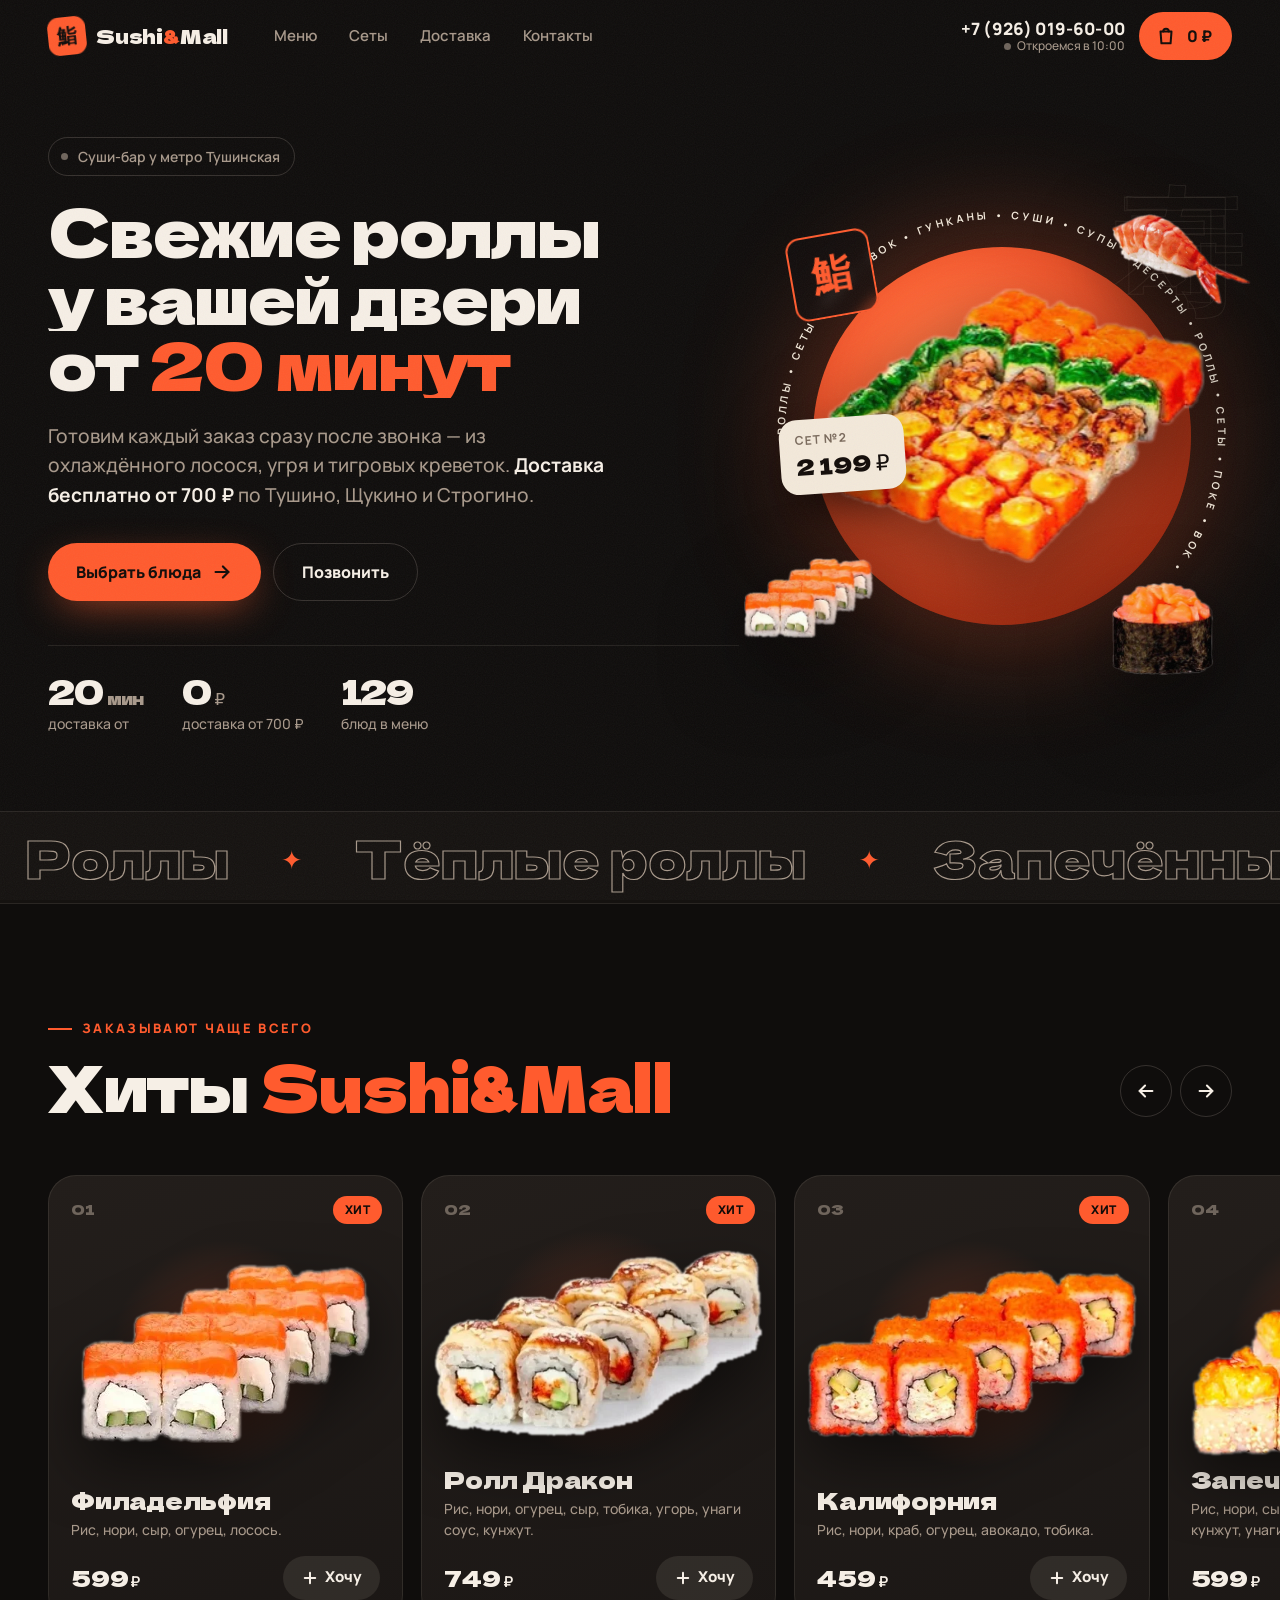
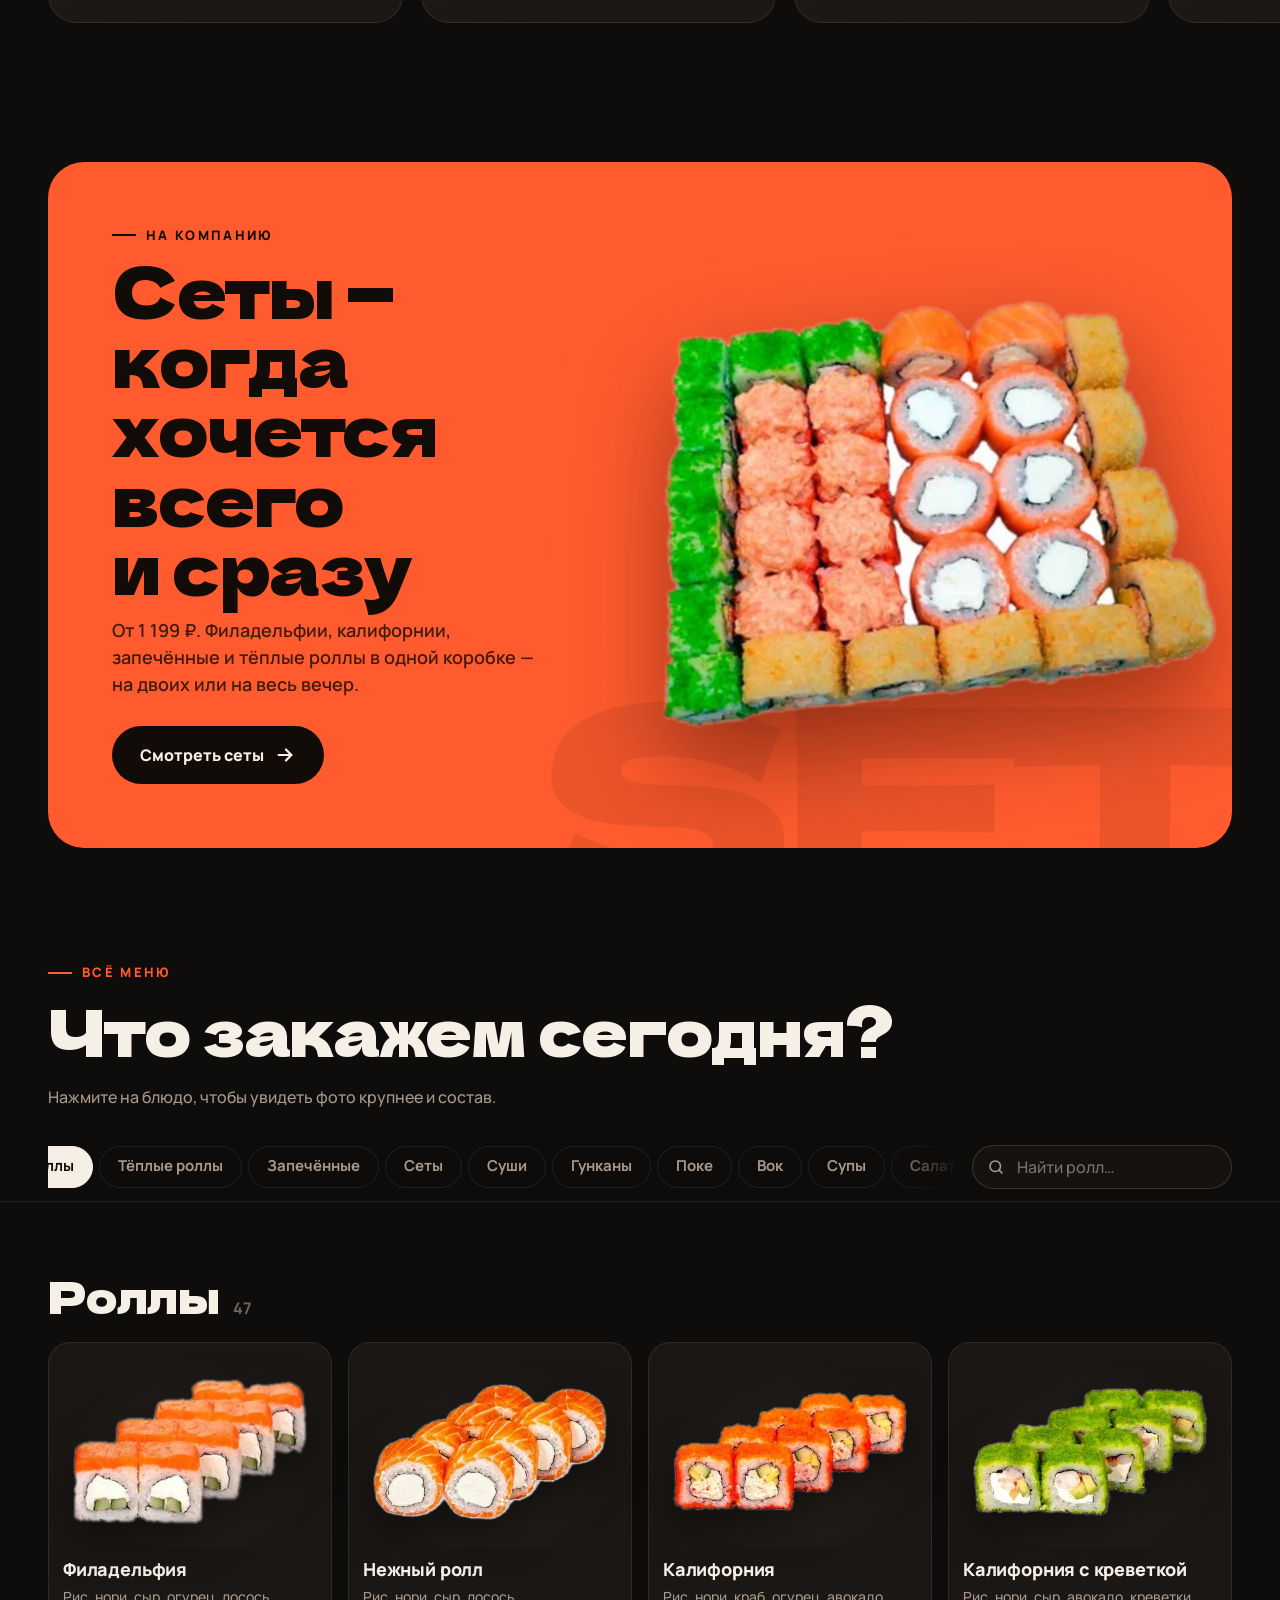
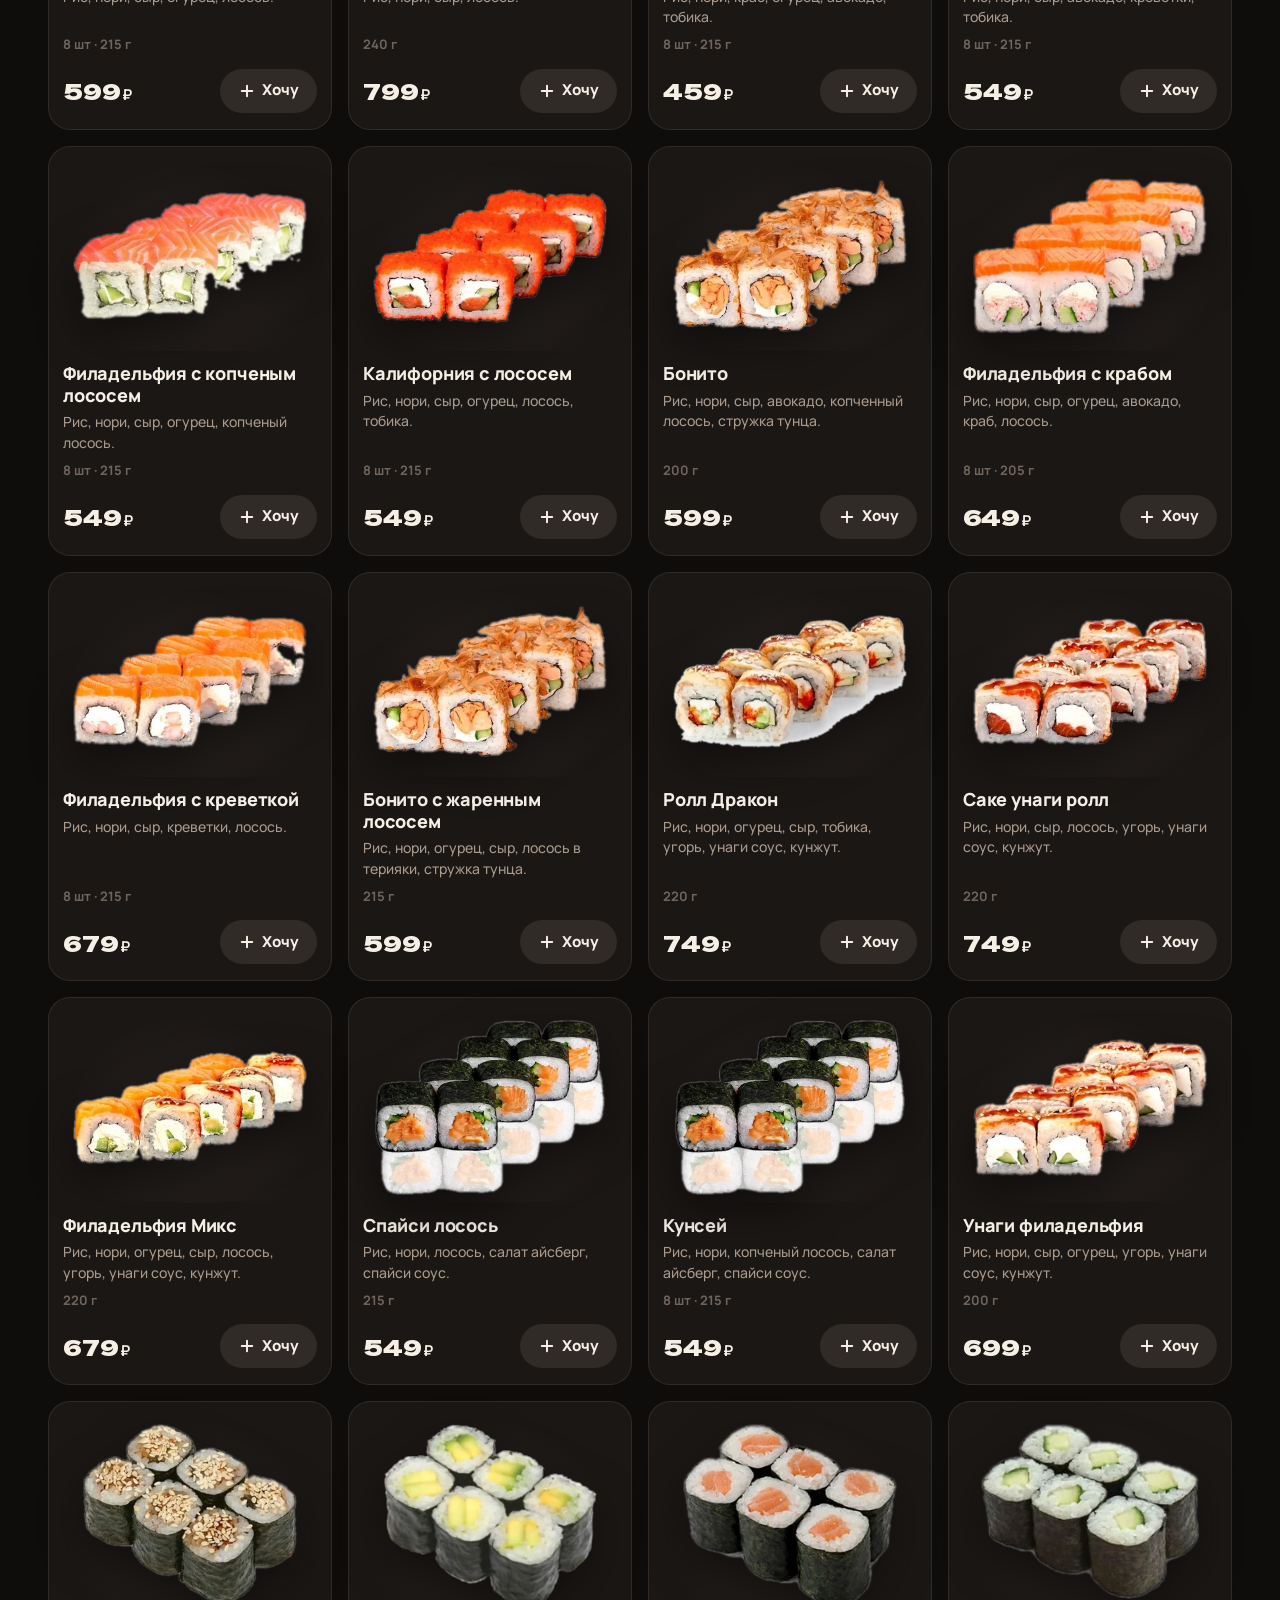
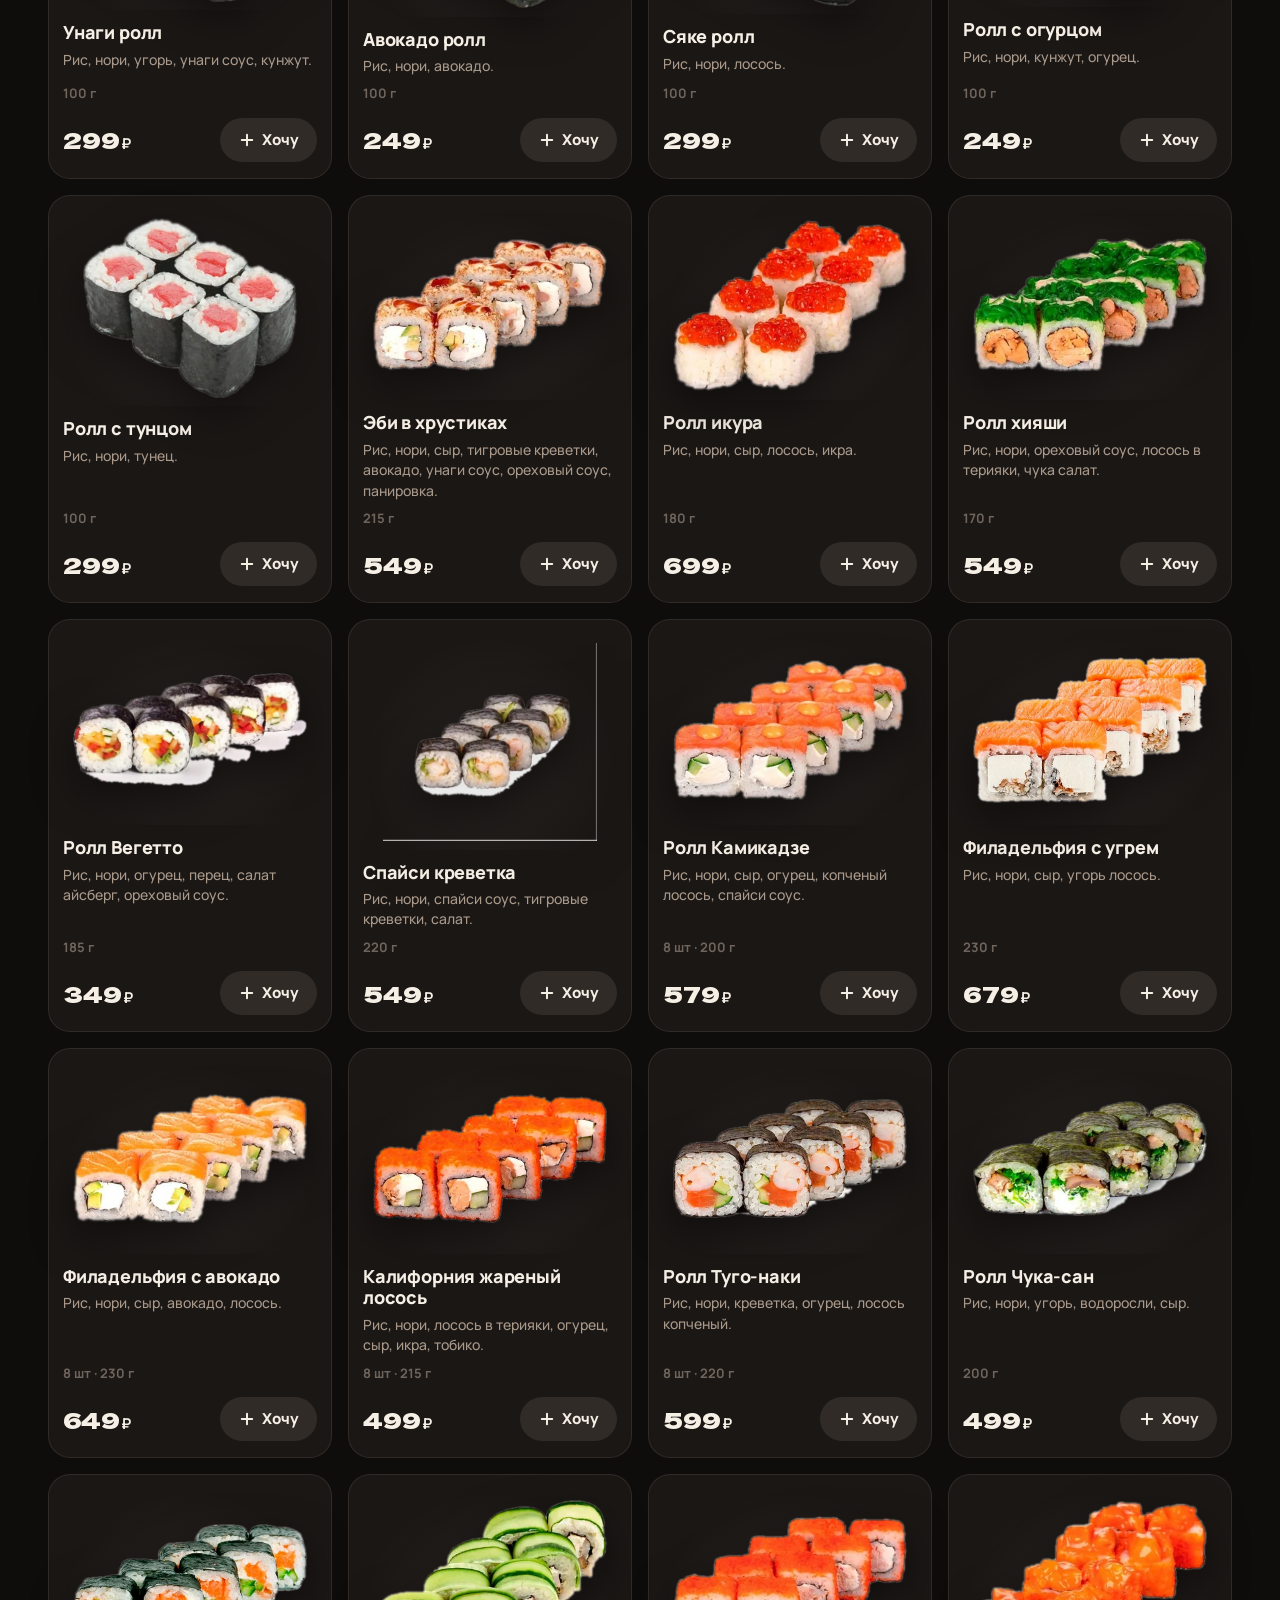
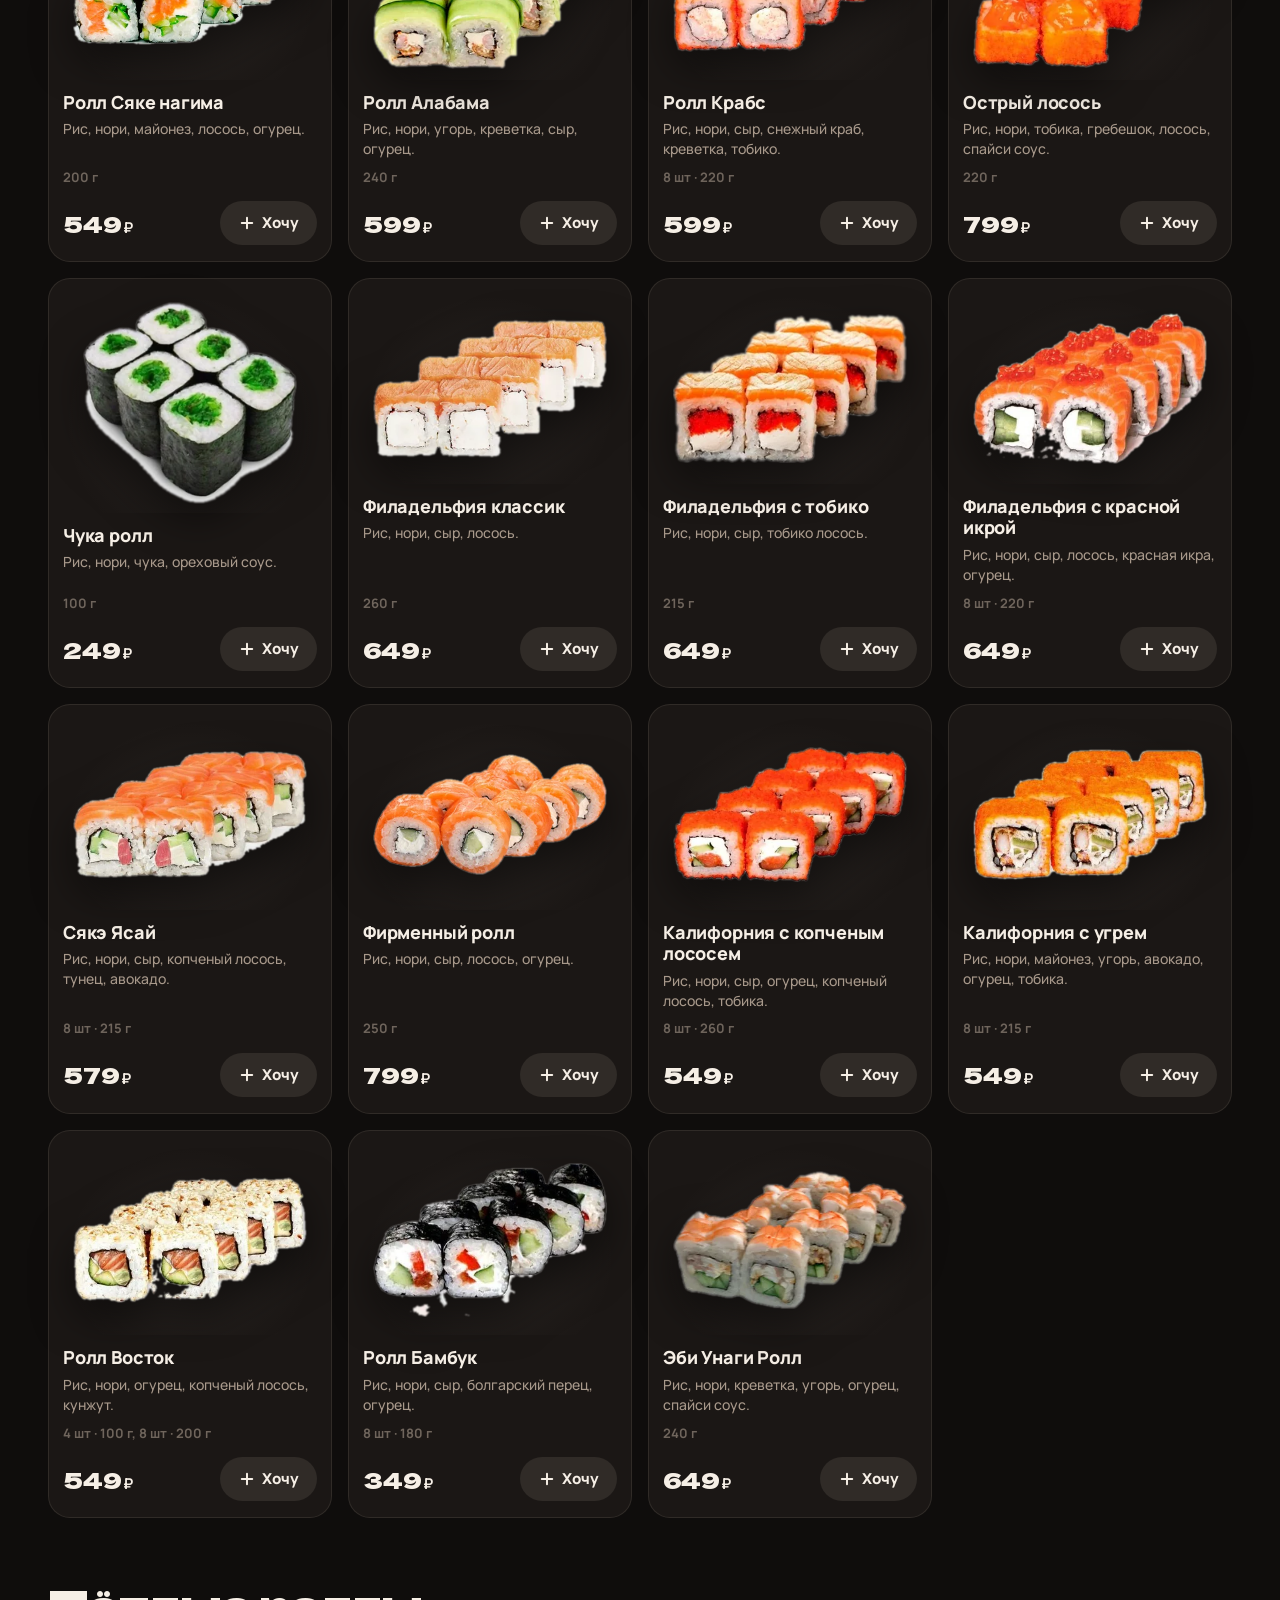
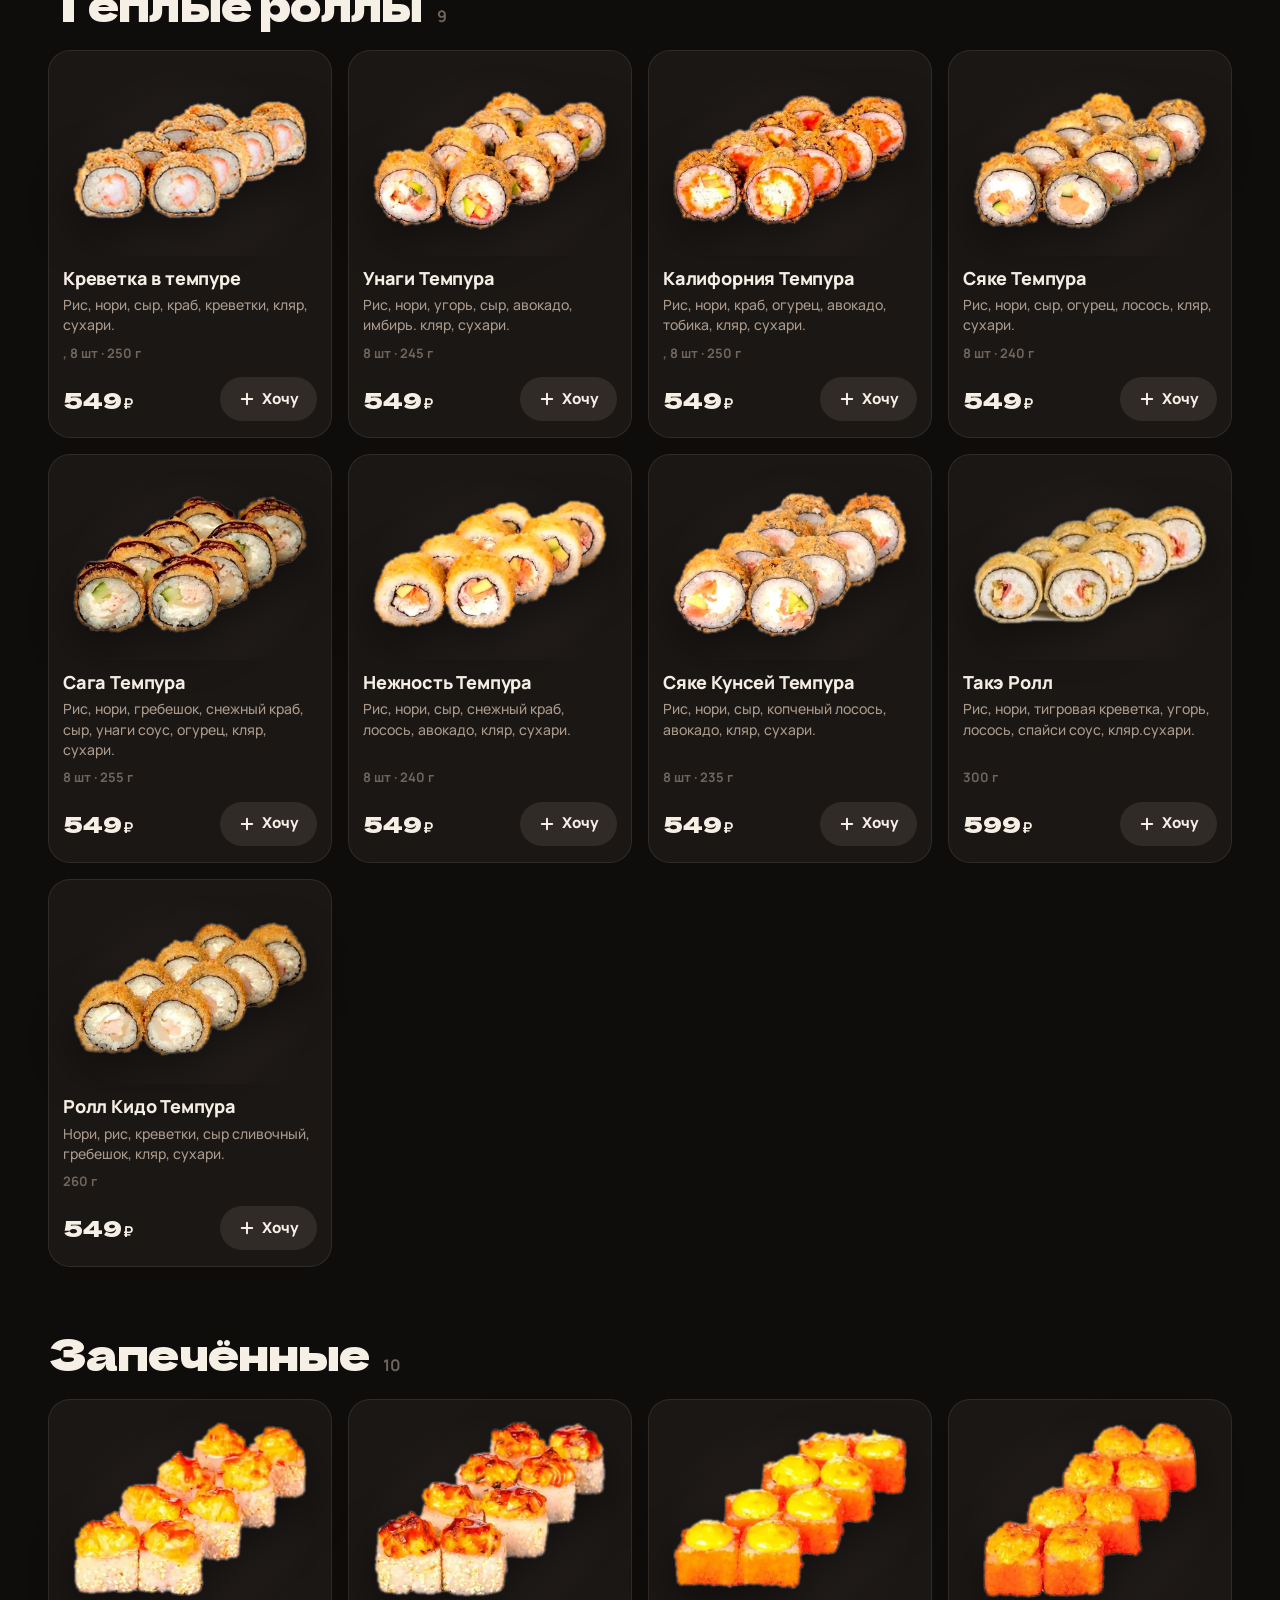
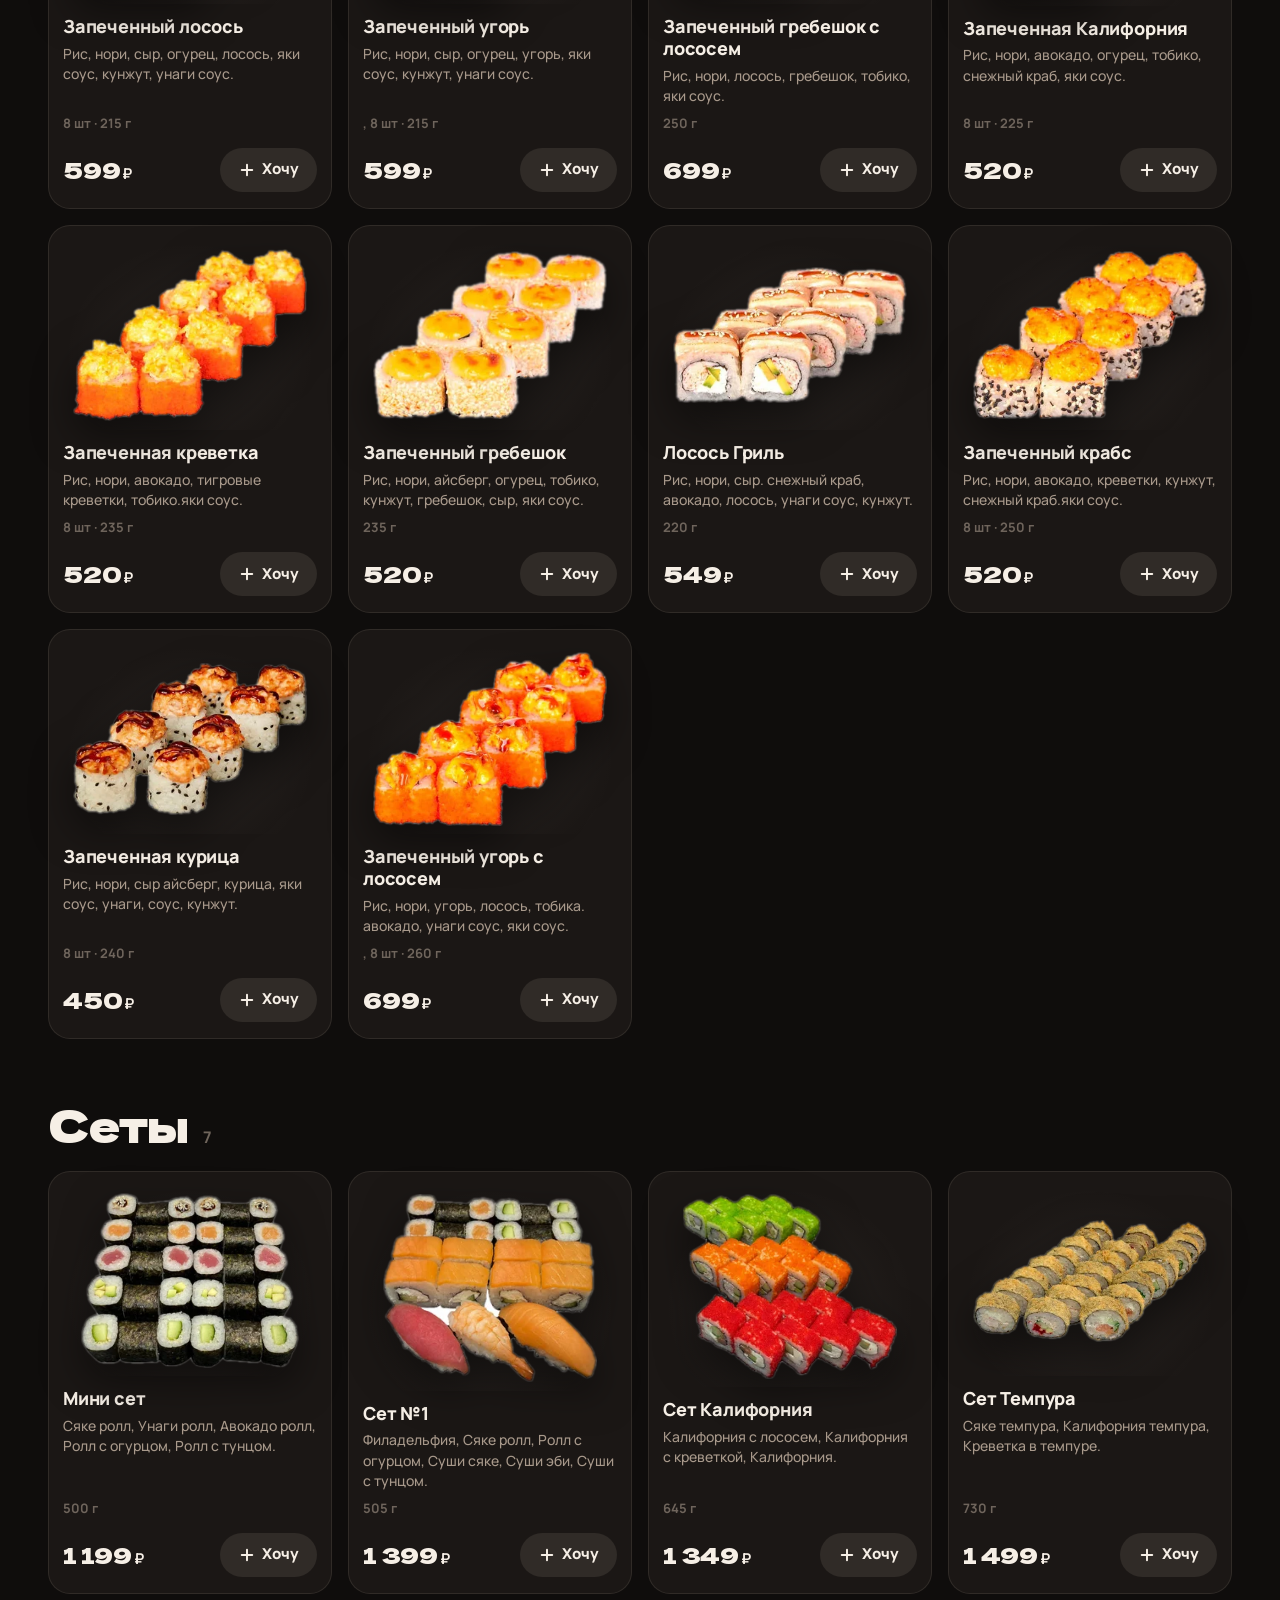
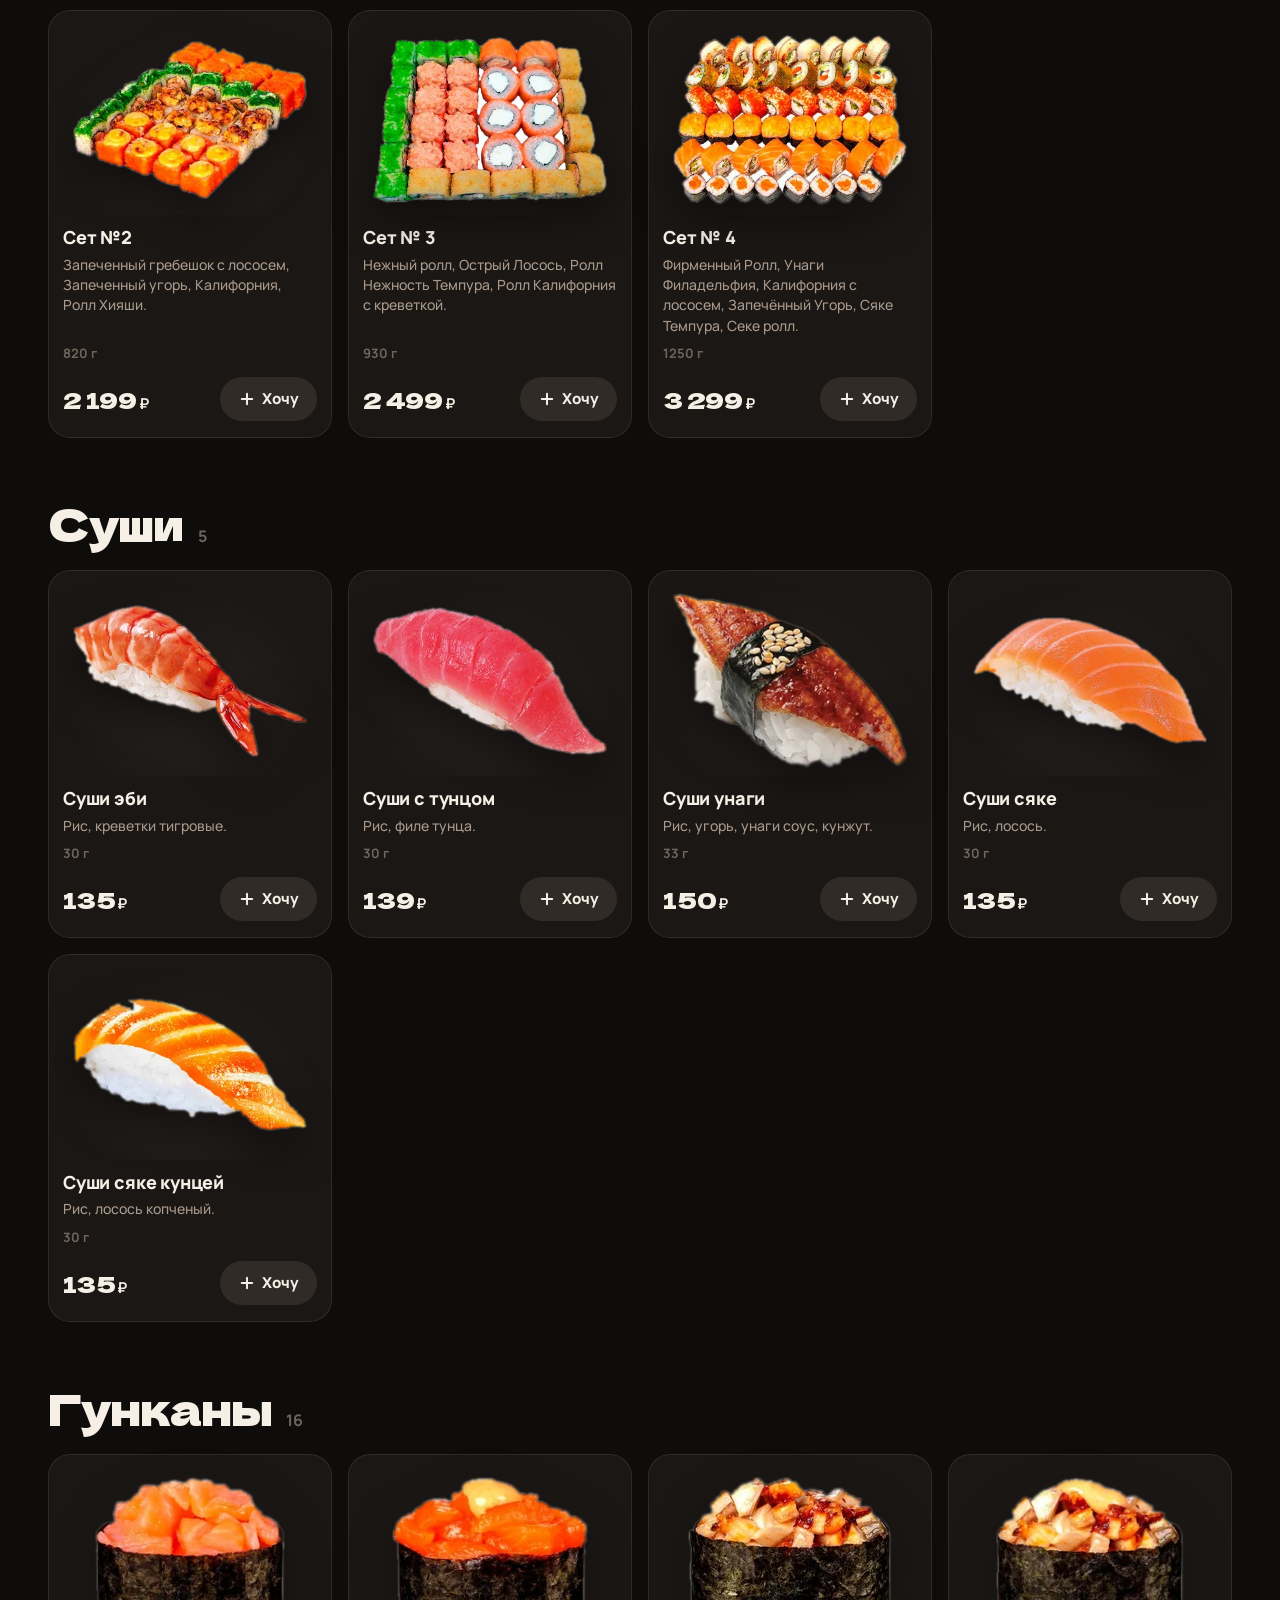
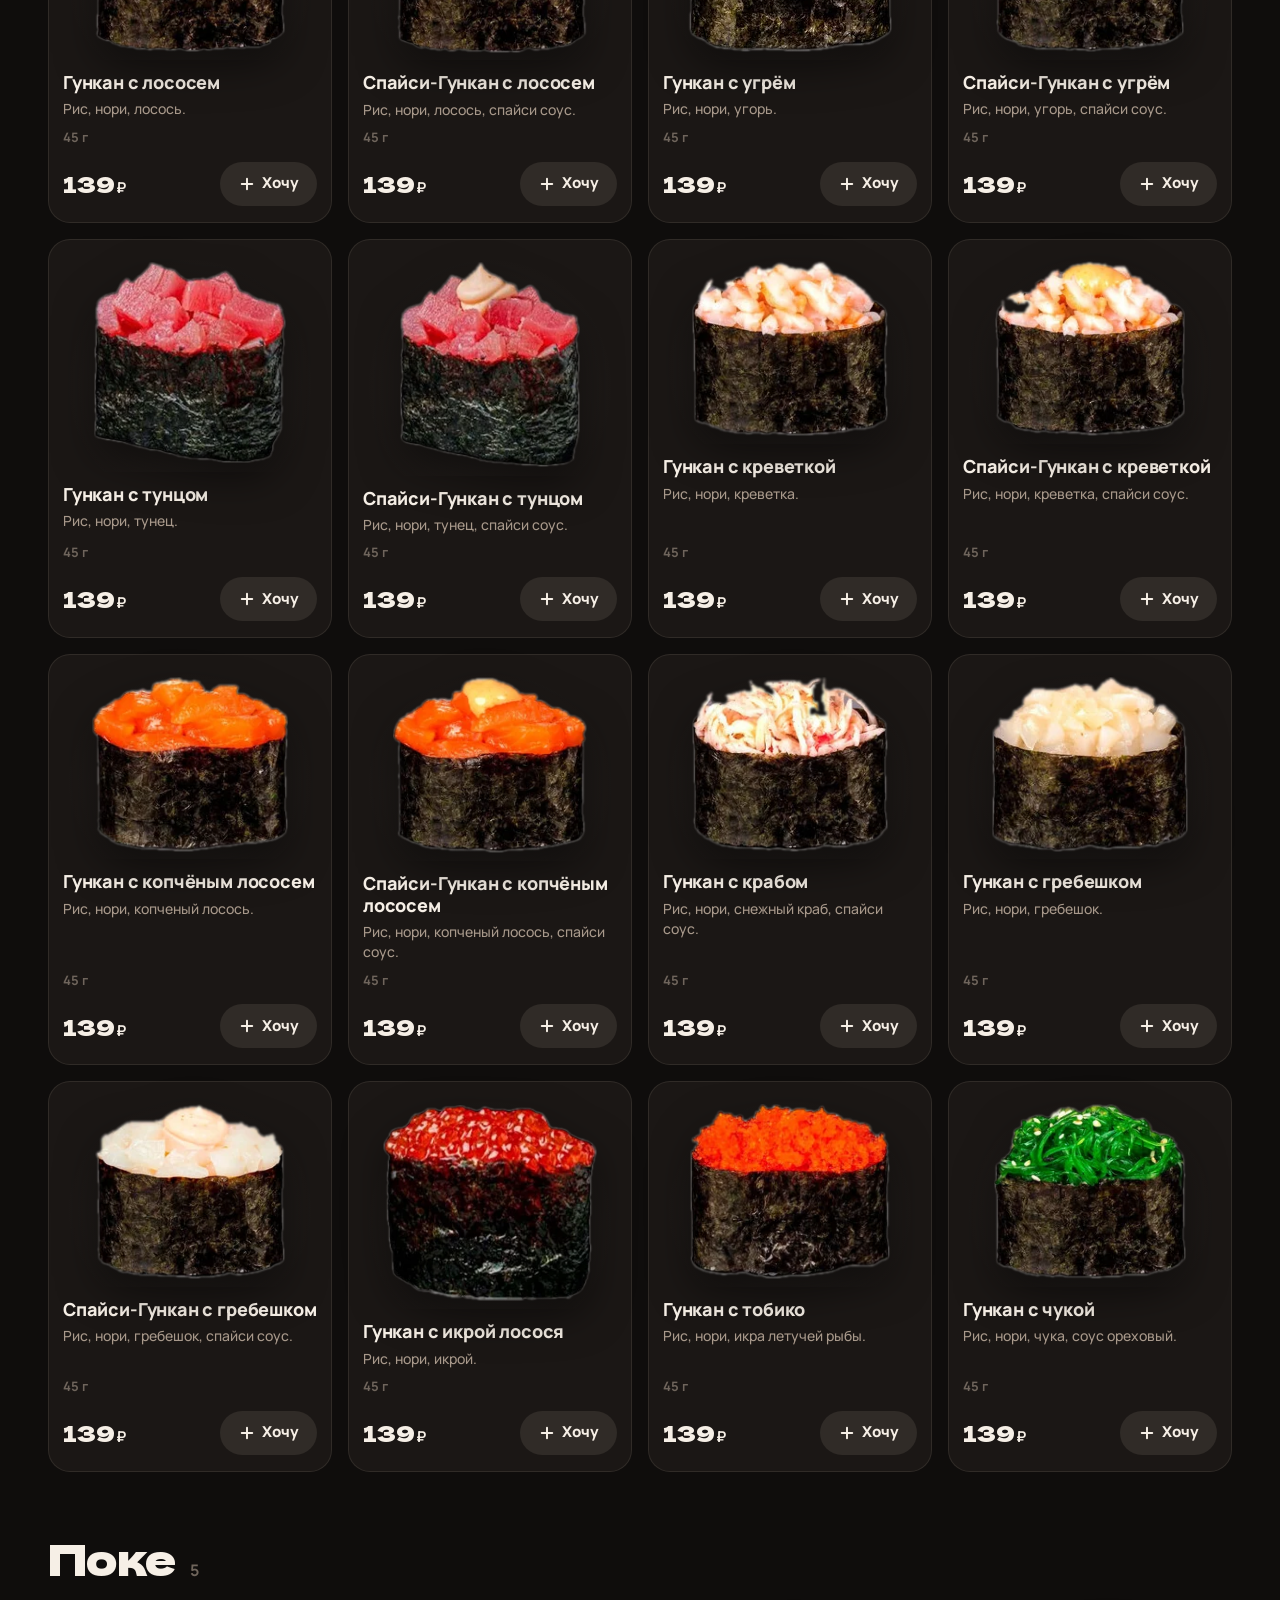
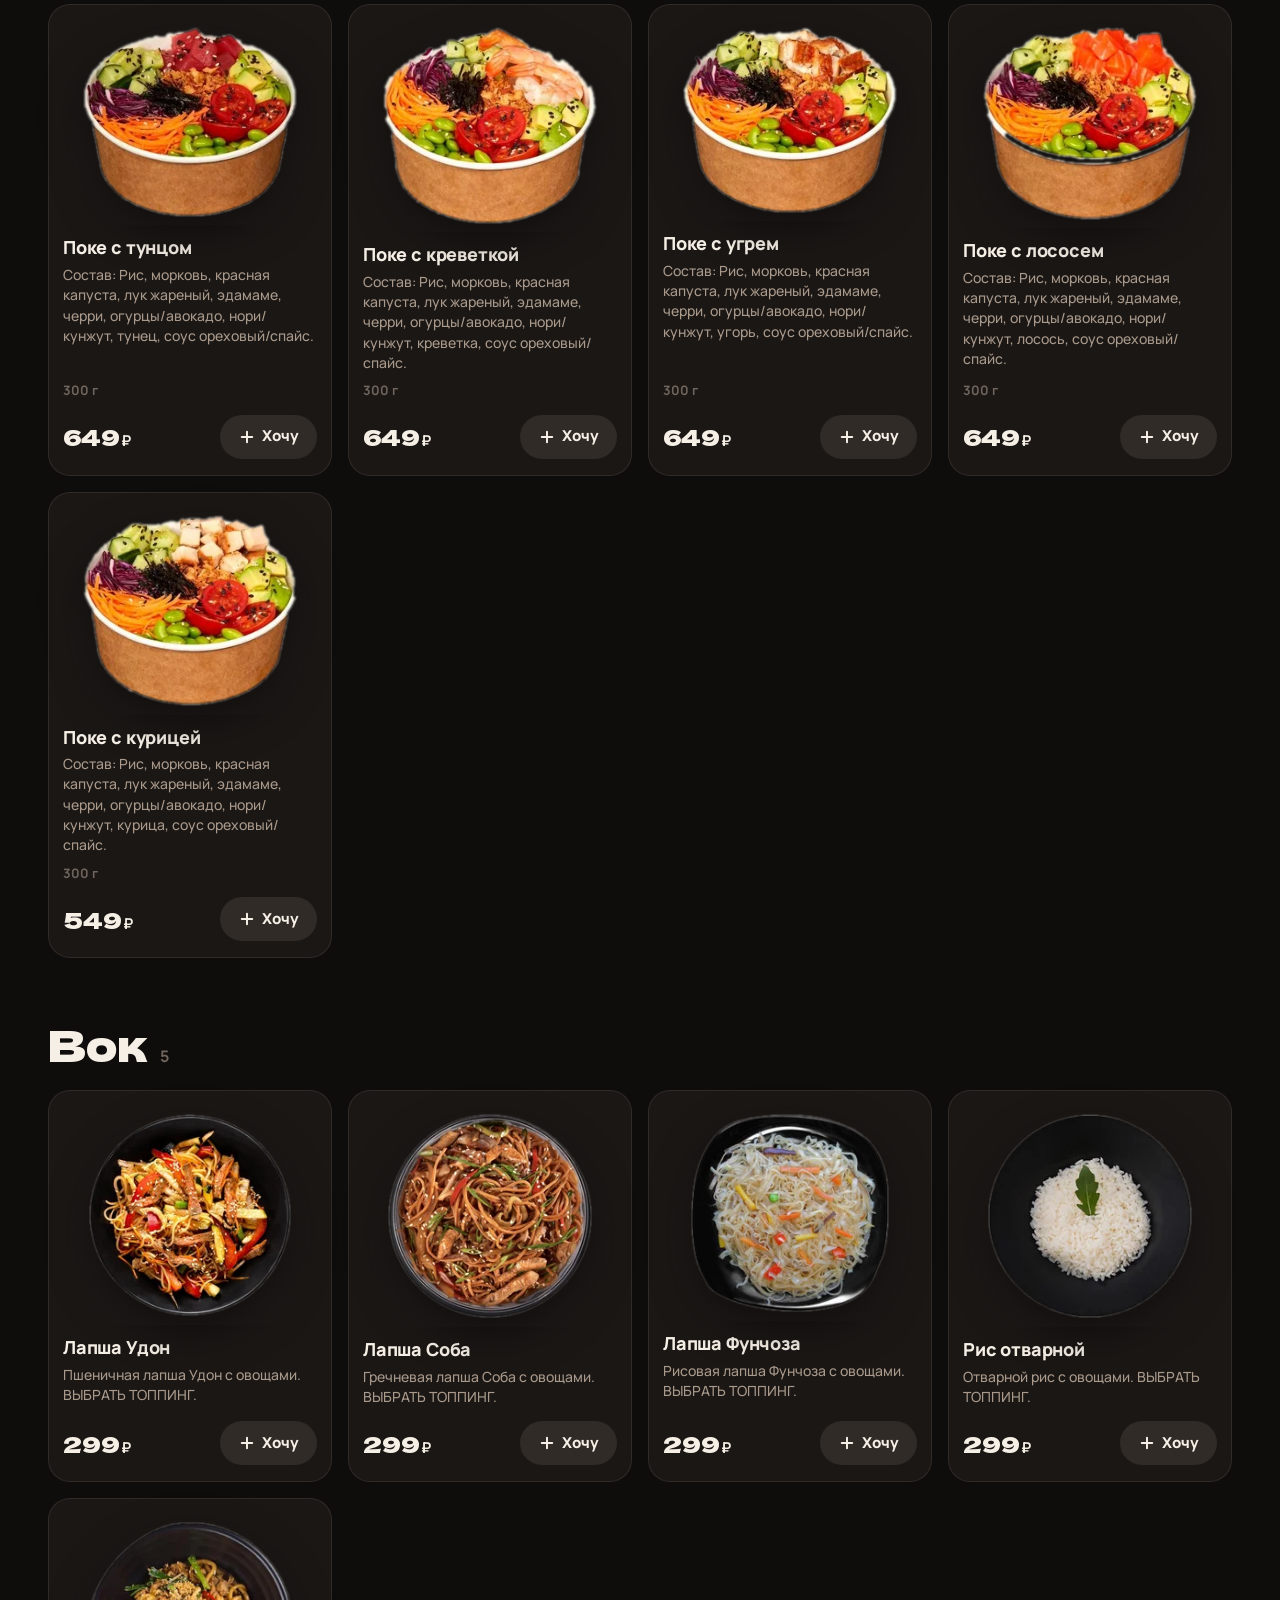
<file: sushimall/index.html>
<!doctype html>
<html lang="ru">
<head>
<meta charset="utf-8">
<meta name="viewport" content="width=device-width, initial-scale=1, viewport-fit=cover">
<title>Sushi&amp;Mall — роллы и суши с доставкой у м. Тушинская</title>
<meta name="description" content="Роллы, сеты, суши, поке и вок с доставкой по Тушино, Щукино и Строгино. Доставка от 20 минут, бесплатно от 700 ₽. Суши-бар в ТЦ «Праздник».">
<meta name="theme-color" content="#0f0d0c">
<meta property="og:title" content="Sushi&amp;Mall — роллы и суши с доставкой">
<meta property="og:description" content="Доставка от 20 минут, бесплатно от 700 ₽. Тушинская · Щукинская.">
<meta property="og:image" content="cut/253754419.webp">
<link rel="icon" href="data:image/svg+xml,%3Csvg xmlns='http://www.w3.org/2000/svg' viewBox='0 0 64 64'%3E%3Crect width='64' height='64' rx='16' fill='%23ff5b2e'/%3E%3Ctext x='32' y='44' font-size='34' text-anchor='middle' fill='%230f0d0c' font-family='serif'%3E鮨%3C/text%3E%3C/svg%3E">
<link rel="preconnect" href="https://fonts.googleapis.com">
<link rel="preconnect" href="https://fonts.gstatic.com" crossorigin>
<link href="https://fonts.googleapis.com/css2?family=Dela+Gothic+One&family=Manrope:wght@400;500;600;700;800&display=swap" rel="stylesheet">
<style>
:root{
  --bg:#0f0d0c; --bg2:#151210; --card:#1b1715; --card2:#231e1b;
  --line:rgba(255,236,220,.09); --line2:rgba(255,236,220,.16);
  --text:#f6efe6; --muted:#a8998b; --dim:#6f655c;
  --accent:#ff5b2e; --accent2:#ff8a3d; --rice:#f3e9da;
  --r:22px; --gut:clamp(16px,4vw,48px); --max:1320px;
  --ease:cubic-bezier(.2,.8,.2,1); --spring:cubic-bezier(.34,1.56,.64,1);
  --disp:"Dela Gothic One",system-ui,sans-serif; --ui:"Manrope",system-ui,sans-serif;
}
*{box-sizing:border-box;margin:0;padding:0}
html{scroll-behavior:smooth;-webkit-text-size-adjust:100%}
body{background:var(--bg);color:var(--text);font:500 16px/1.5 var(--ui);overflow-x:hidden;-webkit-font-smoothing:antialiased}
img{display:block;max-width:100%}
button,input,textarea{font:inherit;color:inherit}
button{cursor:pointer;border:0;background:none}
a{color:inherit;text-decoration:none}
.wrap{max-width:var(--max);margin:0 auto;padding:0 var(--gut)}
::selection{background:var(--accent);color:#0f0d0c}
:focus-visible{outline:2px solid var(--accent);outline-offset:3px;border-radius:8px}
body::before{content:"";position:fixed;inset:0;pointer-events:none;z-index:100;opacity:.05;
  background-image:url("data:image/svg+xml,%3Csvg xmlns='http://www.w3.org/2000/svg' width='160' height='160'%3E%3Cfilter id='n'%3E%3CfeTurbulence type='fractalNoise' baseFrequency='.9' numOctaves='3' stitchTiles='stitch'/%3E%3C/filter%3E%3Crect width='100%25' height='100%25' filter='url(%23n)'/%3E%3C/svg%3E")}

/* ---------- header ---------- */
.hdr{position:sticky;top:0;z-index:50;transition:background .3s,border-color .3s;border-bottom:1px solid transparent}
.hdr.solid{background:rgba(15,13,12,.82);backdrop-filter:blur(18px) saturate(1.4);-webkit-backdrop-filter:blur(18px) saturate(1.4);border-color:var(--line)}
.hdr .wrap{display:flex;align-items:center;gap:20px;height:72px}
.logo{display:flex;align-items:center;gap:10px;font-family:var(--disp);font-size:20px;letter-spacing:-.01em;white-space:nowrap}
.logo i{width:38px;height:38px;border-radius:11px;background:var(--accent);color:#0f0d0c;display:grid;place-items:center;font-style:normal;font-size:20px;font-family:serif;font-weight:700;transform:rotate(-6deg)}
.logo b{color:var(--accent);font-weight:400}
.nav{display:flex;gap:4px;margin-left:12px}
.nav a{padding:8px 14px;border-radius:99px;color:var(--muted);font-weight:600;font-size:15px;transition:color .2s,background .2s}
.nav a:hover{color:var(--text);background:var(--line)}
.hdr-r{margin-left:auto;display:flex;align-items:center;gap:14px}
.phone{display:flex;flex-direction:column;align-items:flex-end;line-height:1.2}
.phone b{font-weight:800;font-size:17px;letter-spacing:.01em}
.phone small{color:var(--muted);font-size:12px;display:flex;align-items:center;gap:6px}
.dot{width:7px;height:7px;border-radius:50%;background:#3ddc84;box-shadow:0 0 0 0 rgba(61,220,132,.6);animation:pulse 2s infinite}
.dot.off{background:var(--dim);animation:none}
@keyframes pulse{70%{box-shadow:0 0 0 8px rgba(61,220,132,0)}100%{box-shadow:0 0 0 0 rgba(61,220,132,0)}}
.cart-btn{position:relative;display:flex;align-items:center;gap:10px;height:48px;padding:0 20px 0 16px;border-radius:99px;background:var(--accent);color:#120c09;font-weight:800;transition:transform .2s var(--spring)}
.cart-btn:hover{transform:translateY(-2px)}
.cart-btn:active{transform:scale(.96)}
.cart-btn .cnt{position:absolute;top:-4px;right:-4px;min-width:22px;height:22px;padding:0 6px;border-radius:99px;background:var(--rice);color:#120c09;font-size:12px;display:grid;place-items:center;border:2px solid var(--bg)}
.cart-btn .cnt[hidden]{display:none}
.cart-btn.bump{animation:bump .5s var(--spring)}
@keyframes bump{40%{transform:scale(1.14)}}
.ic{width:22px;height:22px;flex:none}

/* ---------- hero ---------- */
.hero{position:relative;padding:clamp(28px,5vw,64px) 0 clamp(40px,6vw,80px);overflow:hidden}
.hero .wrap{display:grid;grid-template-columns:1.2fr .8fr;align-items:center;gap:32px;position:relative}
.kicker{display:inline-flex;align-items:center;gap:10px;padding:8px 14px 8px 10px;border:1px solid var(--line2);border-radius:99px;font-size:14px;font-weight:600;color:var(--muted)}
.kicker .dot{margin-left:2px}
h1{font-family:var(--disp);font-weight:400;font-size:clamp(40px,5.2vw,82px);line-height:.96;letter-spacing:-.025em;margin:22px 0 24px;text-wrap:balance}
h1 em{font-style:normal;color:var(--accent);display:inline-block}
h1 .ln{display:block;overflow:hidden;padding-bottom:.04em;white-space:nowrap}
h1 .ln>span{display:inline-block;transform:translateY(105%);animation:rise 1s var(--ease) forwards}
h1 .ln:nth-child(2)>span{animation-delay:.08s}
h1 .ln:nth-child(3)>span{animation-delay:.16s}
@keyframes rise{to{transform:none}}
.lead{font-size:clamp(17px,1.5vw,20px);color:var(--muted);max-width:30em;line-height:1.55}
.lead b{color:var(--text);font-weight:700}
.cta{display:flex;flex-wrap:wrap;gap:12px;margin-top:32px}
.btn{display:inline-flex;align-items:center;justify-content:center;gap:10px;height:58px;padding:0 28px;border-radius:99px;font-weight:800;font-size:16px;transition:transform .25s var(--spring),background .2s,box-shadow .3s}
.btn-a{background:var(--accent);color:#120c09;box-shadow:0 12px 40px -12px rgba(255,91,46,.7)}
.btn-a:hover{transform:translateY(-3px);box-shadow:0 18px 50px -12px rgba(255,91,46,.85)}
.btn-g{border:1px solid var(--line2);color:var(--text)}
.btn-g:hover{background:var(--line)}
.btn:active{transform:scale(.97)}
.stats{display:flex;gap:clamp(18px,3vw,40px);margin-top:44px;padding-top:28px;border-top:1px solid var(--line);flex-wrap:wrap}
.stat b{display:block;font-family:var(--disp);font-weight:400;font-size:clamp(26px,2.6vw,36px);line-height:1;letter-spacing:-.02em}
.stat b small{font-size:.5em;margin-left:3px;color:var(--muted)}
.stat span{display:block;margin-top:6px;color:var(--muted);font-size:14px}

.stage{position:relative;aspect-ratio:1;max-width:620px;width:100%;justify-self:center}
.sun{position:absolute;inset:9%;border-radius:50%;background:radial-gradient(circle at 40% 35%,#ff7a45,#ff5b2e 45%,#c2300f 100%);box-shadow:0 0 120px 10px rgba(255,91,46,.35),inset -30px -40px 80px rgba(80,10,0,.45)}
.ring{position:absolute;inset:0;animation:spin 40s linear infinite}
.ring text{font:700 13.5px var(--ui);letter-spacing:.32em;fill:var(--rice);text-transform:uppercase}
@keyframes spin{to{transform:rotate(360deg)}}
.dish{position:absolute;filter:drop-shadow(0 30px 40px rgba(0,0,0,.55));will-change:transform;transition:transform .9s var(--ease)}
.dish-main{left:6%;right:6%;top:18%;animation:float 7s ease-in-out infinite}
.dish-a{width:30%;right:-4%;top:2%;animation:float 6s ease-in-out -2s infinite}
.dish-b{width:28%;left:-6%;bottom:6%;animation:float 8s ease-in-out -4s infinite}
.dish-c{width:22%;right:4%;bottom:-2%;animation:float 6.5s ease-in-out -1s infinite}
@keyframes float{50%{translate:0 -14px}}
.dish img{width:100%;height:auto}
.stamp{position:absolute;left:4%;top:6%;width:84px;height:84px;border:2px solid var(--accent);color:var(--accent);border-radius:14px;display:grid;place-items:center;font:700 40px/1 serif;transform:rotate(-10deg);background:rgba(15,13,12,.6);backdrop-filter:blur(6px)}
.kanji{position:absolute;right:calc(var(--gut) - 10px);top:10px;writing-mode:vertical-rl;font:700 clamp(80px,10vw,150px)/1 serif;color:transparent;-webkit-text-stroke:1px rgba(255,236,220,.08);pointer-events:none;user-select:none;letter-spacing:.1em}
.price-tag{position:absolute;left:2%;top:46%;background:var(--rice);color:#120c09;border-radius:18px;padding:12px 16px;box-shadow:0 20px 40px -10px rgba(0,0,0,.6);transform:rotate(-4deg);animation:float 7s ease-in-out -3s infinite}
.price-tag small{display:block;font-size:12px;font-weight:700;color:#7a6a5c;text-transform:uppercase;letter-spacing:.08em}
.price-tag b{font-family:var(--disp);font-weight:400;font-size:22px}

/* ---------- marquee ---------- */
.marq{border-block:1px solid var(--line);overflow:hidden;padding:20px 0;background:var(--bg2)}
.marq-t{display:flex;width:max-content;animation:marq 38s linear infinite}
.marq:hover .marq-t{animation-play-state:paused}
.marq a{font-family:var(--disp);font-size:clamp(28px,4vw,52px);line-height:1;padding:0 26px;color:transparent;-webkit-text-stroke:1.2px var(--muted);transition:color .25s,-webkit-text-stroke-color .25s;white-space:nowrap;display:flex;align-items:center;gap:52px}
.marq a::after{content:"✦";font-size:.5em;color:var(--accent);-webkit-text-stroke:0}
.marq a:hover{color:var(--text);-webkit-text-stroke-color:var(--text)}
@keyframes marq{to{transform:translateX(-50%)}}

/* ---------- sections ---------- */
section{position:relative}
.sec{padding:clamp(64px,9vw,120px) 0}
.sec-h{display:flex;align-items:flex-end;justify-content:space-between;gap:24px;margin-bottom:clamp(28px,4vw,48px);flex-wrap:wrap}
.eyebrow{font-size:13px;font-weight:800;letter-spacing:.18em;text-transform:uppercase;color:var(--accent);display:flex;align-items:center;gap:10px}
.eyebrow::before{content:"";width:24px;height:2px;background:currentColor}
h2{font-family:var(--disp);font-weight:400;font-size:clamp(34px,5vw,68px);line-height:1;letter-spacing:-.02em;margin-top:14px;text-wrap:balance}
.sec-h p{color:var(--muted);max-width:28em}
.arrows{display:flex;gap:8px}
.arrows button{width:52px;height:52px;border-radius:50%;border:1px solid var(--line2);display:grid;place-items:center;transition:background .2s,transform .2s var(--spring)}
.arrows button:hover{background:var(--text);color:var(--bg)}
.arrows button:active{transform:scale(.92)}

/* hits */
.hits{display:grid;grid-auto-flow:column;grid-auto-columns:clamp(260px,30%,380px);gap:18px;overflow-x:auto;scroll-snap-type:x mandatory;padding:10px var(--gut) 24px;margin:0 calc(var(--gut)*-1);scrollbar-width:none;scroll-padding:0 var(--gut)}
.hits::-webkit-scrollbar{display:none}
.hit{scroll-snap-align:start;position:relative;border-radius:28px;background:linear-gradient(160deg,var(--card2),var(--card));border:1px solid var(--line);padding:22px;display:flex;flex-direction:column;min-height:440px;overflow:hidden;cursor:pointer;transition:transform .4s var(--ease),border-color .3s}
.hit:hover{transform:translateY(-6px);border-color:var(--line2)}
.hit .no{font-family:var(--disp);font-size:15px;color:var(--dim)}
.hit .badge{position:absolute;top:20px;right:20px}
.hit .pic{flex:1;display:grid;place-items:center;margin:8px -10px;position:relative}
.hit .pic::before{content:"";position:absolute;width:70%;aspect-ratio:1;border-radius:50%;background:radial-gradient(circle,rgba(255,91,46,.28),transparent 70%);transition:transform .6s var(--ease)}
.hit:hover .pic::before{transform:scale(1.25)}
.hit .pic img{position:relative;max-height:230px;width:auto;filter:drop-shadow(0 24px 30px rgba(0,0,0,.5));transition:transform .6s var(--ease)}
.hit:hover .pic img{transform:scale(1.07) rotate(-3deg)}
.hit h3{font-family:var(--disp);font-weight:400;font-size:24px;line-height:1.05;letter-spacing:-.01em}
.hit p{color:var(--muted);font-size:14px;margin-top:6px;display:-webkit-box;-webkit-line-clamp:2;-webkit-box-orient:vertical;overflow:hidden}
.hit .row{display:flex;align-items:center;justify-content:space-between;margin-top:16px}
.badge{display:inline-flex;align-items:center;gap:6px;height:28px;padding:0 12px;border-radius:99px;background:var(--accent);color:#120c09;font-size:12px;font-weight:800;letter-spacing:.04em;text-transform:uppercase}
.badge.alt{background:var(--rice)}

/* sets banner */
.promo{position:relative;border-radius:36px;overflow:hidden;background:var(--accent);color:#120c09;display:grid;grid-template-columns:1fr 1.1fr;align-items:center;min-height:440px}
.promo-t{padding:clamp(28px,5vw,64px);position:relative;z-index:2}
.promo h2{margin-top:10px;font-size:clamp(36px,5.4vw,76px)}
.promo p{margin-top:16px;font-size:18px;font-weight:600;max-width:24em;opacity:.8}
.promo .btn{margin-top:28px;background:#120c09;color:var(--text)}
.promo .btn:hover{transform:translateY(-3px)}
.promo .eyebrow{color:#120c09}
.promo-pic{position:relative;height:100%;display:grid;place-items:center;padding:20px}
.promo-pic img{width:100%;max-width:560px;filter:drop-shadow(0 40px 50px rgba(70,15,0,.55));transform:rotate(-6deg)}
.promo-big{position:absolute;right:-2%;bottom:-8%;font-family:var(--disp);font-size:clamp(140px,22vw,320px);line-height:.8;color:rgba(18,12,9,.08);pointer-events:none;letter-spacing:-.04em}

/* ---------- menu ---------- */
.tabs-bar{position:sticky;top:72px;z-index:40;background:rgba(15,13,12,.86);backdrop-filter:blur(18px);-webkit-backdrop-filter:blur(18px);border-bottom:1px solid var(--line);margin-bottom:8px}
.tabs-bar .wrap{display:flex;align-items:center;gap:14px;height:68px}
.tabs{display:flex;gap:6px;overflow-x:auto;scrollbar-width:none;flex:1;scroll-behavior:smooth;mask-image:linear-gradient(90deg,#000 92%,transparent)}
.tabs::-webkit-scrollbar{display:none}
.tab{flex:none;height:42px;padding:0 18px;border-radius:99px;font-weight:700;font-size:15px;color:var(--muted);border:1px solid var(--line);transition:all .25s var(--ease);white-space:nowrap}
.tab:hover{color:var(--text);border-color:var(--line2)}
.tab.on{background:var(--text);color:var(--bg);border-color:var(--text)}
.search{position:relative;flex:none;width:260px}
.search input{width:100%;height:44px;border-radius:99px;border:1px solid var(--line2);background:var(--bg2);padding:0 16px 0 44px;outline:none;transition:border-color .2s}
.search input:focus{border-color:var(--accent)}
.search svg{position:absolute;left:15px;top:50%;translate:0 -50%;color:var(--muted);width:18px;height:18px}
.cat{padding-top:clamp(40px,5vw,64px);scroll-margin-top:150px}
.cat-h{display:flex;align-items:baseline;gap:14px;margin-bottom:22px}
.cat-h h3{font-family:var(--disp);font-weight:400;font-size:clamp(28px,3.4vw,44px);letter-spacing:-.02em;line-height:1}
.cat-h span{color:var(--dim);font-weight:700}
.grid{display:grid;grid-template-columns:repeat(auto-fill,minmax(250px,1fr));gap:16px}
.card{position:relative;background:var(--card);border:1px solid var(--line);border-radius:var(--r);padding:14px 14px 16px;display:flex;flex-direction:column;cursor:pointer;transition:transform .4s var(--ease),border-color .3s,background .3s;isolation:isolate}
.card:hover{transform:translateY(-4px);border-color:var(--line2);background:var(--card2)}
.card .pic{aspect-ratio:4/3;display:grid;place-items:center;position:relative;border-radius:16px;background:radial-gradient(ellipse at 50% 60%,rgba(255,236,220,.06),transparent 70%)}
.card .pic img{max-width:92%;max-height:92%;width:auto;height:auto;filter:drop-shadow(0 16px 20px rgba(0,0,0,.5));transition:transform .5s var(--ease)}
.card:hover .pic img{transform:scale(1.06) rotate(-2deg)}
.card h4{font-size:18px;font-weight:800;line-height:1.2;margin-top:12px;letter-spacing:-.01em}
.card .desc{color:var(--muted);font-size:14px;line-height:1.45;margin-top:6px;flex:1}
.card .w{color:var(--dim);font-size:13px;font-weight:700;margin-top:8px}
.card .foot{display:flex;align-items:center;justify-content:space-between;gap:10px;margin-top:14px}
.price{font-family:var(--disp);font-weight:400;font-size:22px;letter-spacing:-.01em;white-space:nowrap}
.price small{font-family:var(--ui);font-weight:700;font-size:15px;margin-left:2px}
.add{height:44px;min-width:44px;padding:0 18px;border-radius:99px;background:var(--line);font-weight:800;font-size:15px;display:inline-flex;align-items:center;gap:6px;transition:background .2s,color .2s,transform .2s var(--spring)}
.add:hover{background:var(--accent);color:#120c09}
.add:active{transform:scale(.92)}
.step{display:inline-flex;align-items:center;height:44px;border-radius:99px;background:var(--accent);color:#120c09;font-weight:800}
.step button{width:40px;height:44px;display:grid;place-items:center;font-size:20px;font-weight:800;border-radius:99px}
.step button:active{transform:scale(.85)}
.step span{min-width:22px;text-align:center}
.empty{display:none;text-align:center;padding:60px 0;color:var(--muted)}
.empty b{display:block;font-family:var(--disp);font-weight:400;font-size:28px;color:var(--text);margin-bottom:8px}

/* quick order */
.quick{margin-top:clamp(56px,7vw,96px);border-radius:32px;border:1px solid var(--line2);background:linear-gradient(120deg,var(--card2),var(--bg2));padding:clamp(24px,4vw,48px);display:grid;grid-template-columns:1fr 1.2fr;gap:32px;align-items:center}
.quick h3{font-family:var(--disp);font-weight:400;font-size:clamp(26px,3vw,40px);line-height:1.05}
.quick p{color:var(--muted);margin-top:10px}
.qform{display:grid;grid-template-columns:1fr 1fr auto;gap:10px}

/* ---------- delivery ---------- */
.steps{display:grid;grid-template-columns:repeat(4,1fr);gap:16px}
.st{border:1px solid var(--line);border-radius:var(--r);padding:26px;background:var(--bg2);position:relative;overflow:hidden}
.st b{font-family:var(--disp);font-weight:400;font-size:clamp(34px,3.4vw,48px);line-height:1;color:var(--accent);display:block;letter-spacing:-.02em}
.st h4{font-size:18px;font-weight:800;margin-top:22px}
.st p{color:var(--muted);font-size:15px;margin-top:6px}
.where{display:grid;grid-template-columns:1fr 1.25fr;gap:16px;margin-top:16px}
.info{border:1px solid var(--line);border-radius:var(--r);padding:clamp(22px,3vw,36px);background:var(--bg2);display:flex;flex-direction:column;gap:22px}
.info h4{font-size:13px;font-weight:800;letter-spacing:.14em;text-transform:uppercase;color:var(--dim);margin-bottom:8px}
.info .big{font-size:20px;font-weight:700;line-height:1.35}
.chips{display:flex;flex-wrap:wrap;gap:8px}
.chip{height:36px;padding:0 14px;border-radius:99px;border:1px solid var(--line2);display:inline-flex;align-items:center;font-weight:600;font-size:14px}
.map{border-radius:var(--r);overflow:hidden;border:1px solid var(--line);min-height:420px;background:var(--bg2);position:relative}
.map iframe{position:absolute;inset:0;width:100%;height:100%;border:0;filter:grayscale(.35) contrast(1.05)}

/* ---------- footer ---------- */
footer{border-top:1px solid var(--line);padding:clamp(48px,6vw,80px) 0 calc(32px + env(safe-area-inset-bottom));background:var(--bg2);overflow:hidden}
.f-big{font-family:var(--disp);font-size:clamp(56px,13vw,200px);line-height:.85;letter-spacing:-.04em;color:transparent;-webkit-text-stroke:1px var(--line2);white-space:nowrap;margin-bottom:48px}
.f-big b{color:var(--accent);-webkit-text-stroke:0;font-weight:400}
.f-grid{display:grid;grid-template-columns:1.4fr 1fr 1fr 1fr;gap:32px}
.f-grid h5{font-size:13px;font-weight:800;letter-spacing:.14em;text-transform:uppercase;color:var(--dim);margin-bottom:14px}
.f-grid a,.f-grid p{display:block;color:var(--muted);margin-bottom:8px;transition:color .2s}
.f-grid a:hover{color:var(--text)}
.f-tel{font-family:var(--disp);font-size:clamp(24px,2.4vw,32px);color:var(--text)!important;letter-spacing:-.01em}
.f-bot{display:flex;justify-content:space-between;gap:16px;flex-wrap:wrap;margin-top:48px;padding-top:24px;border-top:1px solid var(--line);color:var(--dim);font-size:14px}

/* ---------- overlay / drawer / sheet ---------- */
.ov{position:fixed;inset:0;z-index:80;background:rgba(5,4,3,.6);backdrop-filter:blur(6px);-webkit-backdrop-filter:blur(6px);opacity:0;pointer-events:none;transition:opacity .35s}
.ov.on{opacity:1;pointer-events:auto}
.drawer{position:fixed;z-index:90;top:0;right:0;bottom:0;width:min(480px,100%);background:var(--bg2);border-left:1px solid var(--line);display:flex;flex-direction:column;transform:translateX(102%);transition:transform .5s var(--ease)}
.drawer.on{transform:none}
.d-h{display:flex;align-items:center;justify-content:space-between;padding:20px 24px;border-bottom:1px solid var(--line)}
.d-h h3{font-family:var(--disp);font-weight:400;font-size:28px;letter-spacing:-.01em}
.x{width:44px;height:44px;border-radius:50%;display:grid;place-items:center;background:var(--line);transition:background .2s,transform .3s var(--ease)}
.x:hover{background:var(--line2);transform:rotate(90deg)}
.d-b{flex:1;overflow-y:auto;padding:12px 24px 24px;overscroll-behavior:contain}
.d-f{padding:18px 24px calc(18px + env(safe-area-inset-bottom));border-top:1px solid var(--line);background:var(--bg2)}
.ci{display:grid;grid-template-columns:76px 1fr auto;gap:14px;align-items:center;padding:14px 0;border-bottom:1px solid var(--line)}
.ci img{width:76px;height:64px;object-fit:contain;filter:drop-shadow(0 8px 10px rgba(0,0,0,.45))}
.ci h5{font-size:15px;font-weight:700;line-height:1.25}
.ci .p{color:var(--muted);font-size:14px;margin-top:4px}
.ci .step{height:38px;background:var(--line)}
.ci .step button{width:34px;height:38px;color:var(--text)}
.ci .step span{color:var(--text)}
.prog{margin:16px 0 6px;padding:16px;border-radius:18px;background:var(--card)}
.prog p{font-size:14px;font-weight:600}
.prog p b{color:var(--accent)}
.bar{height:6px;border-radius:9px;background:var(--line);margin-top:10px;overflow:hidden}
.bar i{display:block;height:100%;background:linear-gradient(90deg,var(--accent2),var(--accent));border-radius:9px;transition:width .6s var(--ease)}
.upsell h6{font-size:13px;font-weight:800;letter-spacing:.14em;text-transform:uppercase;color:var(--dim);margin:22px 0 12px}
.ups{display:grid;grid-auto-flow:column;grid-auto-columns:128px;gap:10px;overflow-x:auto;scrollbar-width:none;padding-bottom:4px}
.ups::-webkit-scrollbar{display:none}
.up{border:1px solid var(--line);border-radius:16px;padding:10px;text-align:left;background:var(--card);transition:border-color .2s}
.up:hover{border-color:var(--accent)}
.up img{height:56px;width:auto;margin:0 auto 6px;object-fit:contain}
.up b{display:block;font-size:13px;line-height:1.2;font-weight:700;min-height:2.4em}
.up span{font-size:13px;color:var(--accent);font-weight:800}
.tot{display:flex;justify-content:space-between;align-items:baseline;gap:12px;margin-bottom:14px}
.tot span{color:var(--muted);font-size:14px}
.tot b{font-family:var(--disp);font-weight:400;font-size:30px;white-space:nowrap}
.btn-w{width:100%}
.d-empty{text-align:center;padding:60px 10px;color:var(--muted)}
.d-empty div{font:700 64px/1 serif;color:var(--accent);margin-bottom:16px}
.d-empty b{display:block;font-family:var(--disp);font-weight:400;font-size:24px;color:var(--text);margin-bottom:8px}

.form{display:flex;flex-direction:column;gap:12px;padding-top:8px}
.fld label{display:block;font-size:13px;font-weight:700;color:var(--muted);margin-bottom:6px}
.inp{width:100%;height:52px;border-radius:14px;border:1px solid var(--line2);background:var(--card);padding:0 16px;outline:none;transition:border-color .2s,box-shadow .2s}
textarea.inp{height:84px;padding:14px 16px;resize:none}
.inp:focus{border-color:var(--accent);box-shadow:0 0 0 4px rgba(255,91,46,.15)}
.inp.err{border-color:#ff4d4d}
.seg{display:grid;grid-template-columns:1fr 1fr;gap:4px;padding:4px;border-radius:16px;background:var(--card);border:1px solid var(--line)}
.seg input{position:absolute;opacity:0;pointer-events:none}
.seg label{height:44px;display:grid;place-items:center;border-radius:12px;font-weight:700;font-size:15px;color:var(--muted);cursor:pointer;transition:all .25s var(--ease)}
.seg input:checked+label{background:var(--text);color:var(--bg)}
.chk{display:flex;gap:10px;align-items:flex-start;font-size:13px;color:var(--muted);cursor:pointer}
.chk input{accent-color:var(--accent);width:18px;height:18px;margin-top:1px;flex:none}
.note{font-size:13px;color:var(--dim)}
.ok{text-align:center;padding:40px 6px}
.ok .tick{width:96px;height:96px;border-radius:50%;background:var(--accent);color:#120c09;display:grid;place-items:center;margin:0 auto 22px;animation:pop .6s var(--spring)}
@keyframes pop{from{transform:scale(0)}}
.ok h3{font-family:var(--disp);font-weight:400;font-size:30px}
.ok p{color:var(--muted);margin-top:10px}

.sheet{position:fixed;z-index:90;left:50%;top:50%;width:min(880px,calc(100% - 32px));max-height:calc(100% - 48px);background:var(--bg2);border:1px solid var(--line2);border-radius:32px;display:grid;grid-template-columns:1.1fr 1fr;overflow:hidden;opacity:0;pointer-events:none;transform:translate(-50%,-46%) scale(.96);transition:opacity .3s,transform .45s var(--ease)}
.sheet.on{opacity:1;pointer-events:auto;transform:translate(-50%,-50%)}
.sh-pic{background:radial-gradient(circle at 50% 55%,rgba(255,91,46,.35),transparent 65%),var(--card);display:grid;place-items:center;padding:36px;min-height:380px}
.sh-pic img{max-height:360px;width:auto;filter:drop-shadow(0 30px 40px rgba(0,0,0,.55))}
.sh-b{padding:36px;display:flex;flex-direction:column;overflow-y:auto}
.sh-b .x{position:absolute;top:16px;right:16px}
.sh-b .cat-n{font-size:13px;font-weight:800;letter-spacing:.14em;text-transform:uppercase;color:var(--accent)}
.sh-b h3{font-family:var(--disp);font-weight:400;font-size:clamp(28px,3vw,38px);line-height:1.02;letter-spacing:-.02em;margin:10px 40px 14px 0}
.sh-b .desc{color:var(--muted);font-size:16px}
.sh-b .w{margin-top:14px;display:inline-flex;align-self:flex-start}
.sh-b .foot{margin-top:auto;padding-top:28px;display:flex;align-items:center;justify-content:space-between;gap:16px}
.sh-b .price{font-size:34px}
.sh-b .add,.sh-b .step{height:56px}
.sh-b .add{padding:0 26px;background:var(--accent);color:#120c09}
.sh-b .step button{width:52px;height:56px}

.mbar{display:none}
.fly{position:fixed;z-index:200;pointer-events:none;width:90px;transition:transform .75s cubic-bezier(.5,-.3,.7,1),opacity .75s;filter:drop-shadow(0 10px 14px rgba(0,0,0,.5))}
.toast{position:fixed;z-index:210;left:50%;bottom:24px;transform:translate(-50%,140%);background:var(--rice);color:#120c09;padding:14px 20px;border-radius:16px;font-weight:700;box-shadow:0 20px 40px -10px rgba(0,0,0,.6);transition:transform .45s var(--spring),opacity .3s;max-width:calc(100% - 32px);opacity:0}
.toast.on{transform:translate(-50%,0);opacity:1}

.rv{opacity:0;transform:translateY(28px);transition:opacity .9s var(--ease),transform .9s var(--ease)}
.rv.in{opacity:1;transform:none}

/* ---------- responsive ---------- */
@media (max-width:1100px){
  .nav{display:none}
  .steps{grid-template-columns:repeat(2,1fr)}
  .f-grid{grid-template-columns:1fr 1fr}
}
@media (max-width:900px){
  .hero .wrap{grid-template-columns:1fr}
  .stage{max-width:520px;order:-1;margin:-8px auto 0}
  .kanji{display:none}
  .promo{grid-template-columns:1fr}
  .promo-pic{order:-1;padding:28px 20px 0}
  .promo-pic img{max-width:440px}
  .where{grid-template-columns:1fr}
  .quick{grid-template-columns:1fr}
  .search{width:auto}
  .search input{width:44px;padding:0;cursor:pointer;color:transparent;transition:width .35s var(--ease),padding .35s}
  .search input::placeholder{color:transparent}
  .search.open input,.search input:not(:placeholder-shown){width:200px;padding:0 14px 0 42px;color:var(--text)}
  .search.open input::placeholder{color:var(--dim)}
  .search svg{left:13px;pointer-events:none}
}
@media (max-width:640px){
  :root{--r:18px}
  h1{font-size:clamp(34px,10.6vw,52px)}
  .hdr .wrap{height:62px;gap:10px}
  .logo{font-size:17px}
  .logo i{width:34px;height:34px;font-size:18px}
  .phone{display:none}
  .hdr .cart-btn{display:none}
  .tel-ic{display:grid!important}
  .tabs-bar{top:62px}
  .tabs-bar .wrap{height:60px;gap:8px}
  .tab{height:38px;padding:0 14px;font-size:14px}
  .cat{scroll-margin-top:130px}
  h1{margin:16px 0 18px}
  .cta .btn{flex:1;padding:0 18px}
  .stats{gap:0;justify-content:space-between;margin-top:32px}
  .stat span{font-size:12.5px}
  .stage{margin-top:-16px}
  .stamp{width:62px;height:62px;font-size:30px}
  .price-tag{padding:8px 12px;border-radius:14px}
  .price-tag b{font-size:17px}
  .ring text{font-size:16px}
  .grid{grid-template-columns:1fr 1fr;gap:10px}
  .card{padding:8px 8px 10px;border-radius:18px}
  .card .pic{border-radius:12px}
  .card h4{font-size:15px;margin-top:8px}
  .card .desc{font-size:12.5px;display:-webkit-box;-webkit-line-clamp:3;-webkit-box-orient:vertical;overflow:hidden}
  .card .w{font-size:12px}
  .card .foot{margin-top:10px;flex-direction:column;align-items:stretch;gap:8px}
  .price{font-size:18px}
  .price small{font-size:13px}
  .card .add{width:100%;height:40px;justify-content:center;padding:0;background:var(--card2)}
  .card .step{width:100%;justify-content:space-between;height:40px}
  .card .step button{height:40px}
  .hits{grid-auto-columns:78%}
  .hit{min-height:400px}
  .arrows{display:none}
  .promo{border-radius:28px}
  .steps{grid-template-columns:1fr 1fr;gap:10px}
  .st{padding:18px}
  .st h4{font-size:16px;margin-top:14px}
  .st p{font-size:13.5px}
  .map{min-height:320px}
  .qform{grid-template-columns:1fr}
  .f-grid{grid-template-columns:1fr;gap:28px}
  footer{padding-bottom:calc(110px + env(safe-area-inset-bottom))}
  .mbar{display:flex;position:fixed;z-index:60;left:12px;right:12px;bottom:calc(12px + env(safe-area-inset-bottom));height:62px;border-radius:20px;background:var(--accent);color:#120c09;align-items:center;justify-content:space-between;padding:0 10px 0 20px;font-weight:800;box-shadow:0 20px 40px -10px rgba(255,91,46,.55),0 0 0 1px rgba(0,0,0,.2);transform:translateY(150%);transition:transform .5s var(--spring)}
  .mbar.on{transform:none}
  .mbar .l{display:flex;flex-direction:column;line-height:1.15}
  .mbar .l small{font-size:12px;opacity:.7;font-weight:700}
  .mbar .r{height:44px;padding:0 18px;border-radius:14px;background:#120c09;color:var(--text);display:flex;align-items:center;gap:8px;font-size:15px}
  .toast{bottom:calc(86px + env(safe-area-inset-bottom))}
  .drawer{top:auto;left:0;width:100%;height:92dvh;border-left:0;border-top:1px solid var(--line2);border-radius:26px 26px 0 0;transform:translateY(102%)}
  .drawer.on{transform:none}
  .drawer::before,.sheet::before{content:"";position:absolute;top:8px;left:50%;translate:-50% 0;width:44px;height:5px;border-radius:9px;background:var(--line2)}
  .d-h{padding:22px 18px 14px}
  .d-b{padding:6px 18px 18px}
  .d-f{padding:14px 18px calc(14px + env(safe-area-inset-bottom))}
  .sheet{left:0;right:0;top:auto;bottom:0;width:100%;max-height:92dvh;border-radius:26px 26px 0 0;grid-template-columns:1fr;grid-template-rows:auto 1fr;transform:translateY(100%);border-bottom:0}
  .sheet.on{transform:none}
  .sh-pic{min-height:0;padding:30px 24px 10px}
  .sh-pic img{max-height:240px}
  .sh-b{padding:16px 20px calc(20px + env(safe-area-inset-bottom))}
  .sh-b .foot{padding-top:22px}
}
@media (max-width:380px){
  .grid{gap:8px}
  .card .desc{-webkit-line-clamp:2}
}
@media (prefers-reduced-motion:reduce){
  *,*::before,*::after{animation-duration:.01ms!important;animation-iteration-count:1!important;transition-duration:.01ms!important;scroll-behavior:auto!important}
  .rv{opacity:1;transform:none}
}
.tel-ic{display:none;width:42px;height:42px;border-radius:50%;border:1px solid var(--line2);place-items:center}
</style>
</head>
<body>

<header class="hdr" id="hdr">
  <div class="wrap">
    <a href="#top" class="logo" aria-label="Sushi&amp;Mall — на главную"><i>鮨</i><span>Sushi<b>&amp;</b>Mall</span></a>
    <nav class="nav" aria-label="Разделы">
      <a href="#menu">Меню</a><a href="#sets">Сеты</a><a href="#delivery">Доставка</a><a href="#contacts">Контакты</a>
    </nav>
    <div class="hdr-r">
      <a class="phone" href="tel:+79260196000"><b>+7 (926) 019-60-00</b><small><span class="dot js-dot"></span><span class="js-open">Ежедневно 10:00–22:00</span></small></a>
      <a class="tel-ic" href="tel:+79260196000" aria-label="Позвонить"><svg class="ic" viewBox="0 0 24 24" fill="none" stroke="currentColor" stroke-width="2"><path d="M5 4h4l2 5-2.5 1.5a11 11 0 0 0 5 5L15 13l5 2v4a2 2 0 0 1-2 2A16 16 0 0 1 3 6a2 2 0 0 1 2-2"/></svg></a>
      <button class="cart-btn js-open-cart" aria-label="Открыть корзину">
        <svg class="ic" viewBox="0 0 24 24" fill="none" stroke="currentColor" stroke-width="2.2" stroke-linecap="round" stroke-linejoin="round"><path d="M6 7h12l-1 13H7z"/><path d="M9 7a3 3 0 0 1 6 0"/></svg>
        <span class="js-sum">0 ₽</span><span class="cnt js-cnt" hidden>0</span>
      </button>
    </div>
  </div>
</header>

<main id="top">
<section class="hero">
  <div class="kanji" aria-hidden="true">寿司</div>
  <div class="wrap">
    <div>
      <span class="kicker"><span class="dot js-dot"></span>Суши-бар у метро Тушинская</span>
      <h1><span class="ln"><span>Свежие роллы</span></span><span class="ln"><span>у вашей двери</span></span><span class="ln"><span>от <em>20 минут</em></span></span></h1>
      <p class="lead">Готовим каждый заказ сразу после звонка — из охлаждённого лосося, угря и тигровых креветок. <b>Доставка бесплатно от 700 ₽</b> по Тушино, Щукино и Строгино.</p>
      <div class="cta">
        <a href="#menu" class="btn btn-a">Выбрать блюда <svg class="ic" viewBox="0 0 24 24" fill="none" stroke="currentColor" stroke-width="2.4" stroke-linecap="round"><path d="M5 12h14M13 6l6 6-6 6"/></svg></a>
        <a href="tel:+79260196000" class="btn btn-g">Позвонить</a>
      </div>
      <div class="stats">
        <div class="stat"><b>20<small>мин</small></b><span>доставка от</span></div>
        <div class="stat"><b>0<small>₽</small></b><span>доставка от 700 ₽</span></div>
        <div class="stat"><b>129</b><span>блюд в меню</span></div>
      </div>
    </div>
    <div class="stage" id="stage" aria-hidden="true">
      <div class="sun"></div>
      <svg class="ring" viewBox="0 0 600 600"><defs><path id="c" d="M300,300 m-282,0 a282,282 0 1,1 564,0 a282,282 0 1,1 -564,0"/></defs><text><textPath href="#c">Роллы • Сеты • Поке • Вок • Гунканы • Суши • Супы • Десерты • Роллы • Сеты • Поке • Вок •</textPath></text></svg>
      <div class="dish dish-main" data-depth="14"><img src="cut/253754419.webp" alt="" fetchpriority="high"></div>
      <div class="dish dish-a" data-depth="34"><img src="cut/252955863.webp" alt=""></div>
      <div class="dish dish-b" data-depth="26"><img class="js-hero-b" src="cut/253086804.webp" alt=""></div>
      <div class="dish dish-c" data-depth="40"><img class="js-hero-c" src="" alt=""></div>
      <div class="stamp">鮨</div>
      <div class="price-tag"><small>Сет №2</small><b>2 199 ₽</b></div>
    </div>
  </div>
</section>

<div class="marq" aria-label="Категории"><div class="marq-t js-marq"></div></div>

<section class="sec" id="hits">
  <div class="wrap">
    <div class="sec-h rv">
      <div><span class="eyebrow">Заказывают чаще всего</span><h2>Хиты <em style="font-style:normal;color:var(--accent)">Sushi&amp;Mall</em></h2></div>
      <div class="arrows"><button class="js-hl" aria-label="Назад"><svg class="ic" viewBox="0 0 24 24" fill="none" stroke="currentColor" stroke-width="2.2" stroke-linecap="round"><path d="M19 12H5M11 6l-6 6 6 6"/></svg></button><button class="js-hr" aria-label="Вперёд"><svg class="ic" viewBox="0 0 24 24" fill="none" stroke="currentColor" stroke-width="2.2" stroke-linecap="round"><path d="M5 12h14M13 6l6 6-6 6"/></svg></button></div>
    </div>
    <div class="hits js-hits"></div>
  </div>
</section>

<section id="sets">
  <div class="wrap">
    <div class="promo rv">
      <div class="promo-t">
        <span class="eyebrow">На компанию</span>
        <h2>Сеты — когда хочется всего и сразу</h2>
        <p>От 1 199 ₽. Филадельфии, калифорнии, запечённые и тёплые роллы в одной коробке — на двоих или на весь вечер.</p>
        <a href="#cat-sety" class="btn">Смотреть сеты <svg class="ic" viewBox="0 0 24 24" fill="none" stroke="currentColor" stroke-width="2.4" stroke-linecap="round"><path d="M5 12h14M13 6l6 6-6 6"/></svg></a>
      </div>
      <div class="promo-pic"><img src="cut/264987529.webp" alt="Сет роллов" loading="lazy"></div>
      <div class="promo-big" aria-hidden="true">SET</div>
    </div>
  </div>
</section>

<section id="menu" style="padding-top:clamp(64px,9vw,120px)">
  <div class="wrap"><div class="sec-h rv" style="margin-bottom:24px"><div><span class="eyebrow">Всё меню</span><h2>Что закажем сегодня?</h2></div><p>Нажмите на блюдо, чтобы увидеть фото крупнее и состав.</p></div></div>
  <div class="tabs-bar">
    <div class="wrap">
      <div class="tabs js-tabs" role="tablist"></div>
      <label class="search js-search"><svg viewBox="0 0 24 24" fill="none" stroke="currentColor" stroke-width="2.2" stroke-linecap="round"><circle cx="11" cy="11" r="7"/><path d="m20 20-3.5-3.5"/></svg><input type="search" placeholder="Найти ролл…" aria-label="Поиск по меню" class="js-q"></label>
    </div>
  </div>
  <div class="wrap">
    <div class="js-menu"></div>
    <div class="empty js-empty"><b>Ничего не нашли</b>Попробуйте «лосось», «угорь» или «креветка»</div>

    <div class="quick rv">
      <div><h3>Не можете выбрать?</h3><p>Оставьте телефон — перезвоним, подскажем и примем заказ за пару минут.</p></div>
      <form class="qform js-qform">
        <input class="inp" name="name" placeholder="Ваше имя" autocomplete="given-name">
        <input class="inp" name="phone" placeholder="+7 (___) ___-__-__" inputmode="tel" autocomplete="tel" required>
        <button class="btn btn-a" type="submit">Жду звонка</button>
      </form>
    </div>
  </div>
</section>

<section class="sec" id="delivery">
  <div class="wrap">
    <div class="sec-h rv"><div><span class="eyebrow">Доставка и оплата</span><h2>Привезём горячим, оплатите при получении</h2></div></div>
    <div class="steps">
      <div class="st rv"><b>01</b><h4>Заказываете</h4><p>На сайте или по телефону +7 (926) 019-60-00.</p></div>
      <div class="st rv"><b>02</b><h4>Готовим</h4><p>Сразу после подтверждения, из свежих продуктов.</p></div>
      <div class="st rv"><b>20′</b><h4>Везём</h4><p>Доставка от 20 минут. От 700 ₽ — бесплатно.</p></div>
      <div class="st rv"><b>₽</b><h4>Платите</h4><p>Наличными или картой курьеру: Visa, Mastercard, МИР.</p></div>
    </div>
    <div class="where" id="contacts">
      <div class="info rv">
        <div><h4>Зона доставки</h4><div class="chips"><span class="chip">Тушинская</span><span class="chip">Щукинская</span><span class="chip">Спартак</span><span class="chip">Октябрьское Поле</span><span class="chip">Строгино</span></div></div>
        <div><h4>Самовывоз и суши-бар</h4><p class="big">Москва, ул. Тушинская, 17<br>ТЦ «Праздник», 3 этаж</p><p style="color:var(--muted);margin-top:6px">В минуте ходьбы от метро Тушинская</p></div>
        <div><h4>Работаем</h4><p class="big">Ежедневно 10:00–22:00</p></div>
        <div><h4>Связь</h4><p class="big"><a href="tel:+79260196000">+7 (926) 019-60-00</a><br><a href="mailto:zakaz@sushiwok-mall.ru" style="color:var(--muted);font-size:17px">zakaz@sushiwok-mall.ru</a></p></div>
        <a class="btn btn-g" href="https://yandex.ru/maps/?text=%D0%A1%D1%83%D1%88%D0%B8%20Wok%20Mall%20%D0%A2%D1%83%D1%88%D0%B8%D0%BD%D1%81%D0%BA%D0%B0%D1%8F%2017" target="_blank" rel="noopener">Отзывы на Яндекс Картах ↗</a>
      </div>
      <div class="map rv"><iframe title="Карта: ул. Тушинская, 17" loading="lazy" src="https://yandex.ru/map-widget/v1/?text=%D0%9C%D0%BE%D1%81%D0%BA%D0%B2%D0%B0%2C%20%D1%83%D0%BB.%20%D0%A2%D1%83%D1%88%D0%B8%D0%BD%D1%81%D0%BA%D0%B0%D1%8F%2C%2017&amp;z=16"></iframe></div>
    </div>
  </div>
</section>
</main>

<footer>
  <div class="wrap">
    <div class="f-big" aria-hidden="true">Sushi<b>&amp;</b>Mall</div>
    <div class="f-grid">
      <div><h5>Заказ</h5><a class="f-tel" href="tel:+79260196000">+7 (926) 019-60-00</a><p>Ежедневно 10:00–22:00</p><a href="mailto:zakaz@sushiwok-mall.ru">zakaz@sushiwok-mall.ru</a></div>
      <div><h5>Меню</h5><div class="js-fcats"></div></div>
      <div><h5>Гостям</h5><a href="#delivery">Доставка и оплата</a><a href="#contacts">Контакты</a><a href="#sets">Сеты</a><a href="#hits">Хиты</a></div>
      <div><h5>Адрес</h5><p>Москва, ул. Тушинская, 17, ТЦ «Праздник», 3 этаж</p><p>м. Тушинская · м. Щукинская</p></div>
    </div>
    <div class="f-bot"><span>© <span class="js-y"></span> Sushi&amp;Mall. Суши, роллы и вок с доставкой по Москве</span><span>Оформляя заказ, вы соглашаетесь с обработкой персональных данных</span></div>
  </div>
</footer>

<button class="mbar js-mbar js-open-cart" aria-label="Открыть корзину"><span class="l"><small class="js-mcnt">0 блюд</small><span class="js-sum">0 ₽</span></span><span class="r">Корзина <svg class="ic" viewBox="0 0 24 24" fill="none" stroke="currentColor" stroke-width="2.4" stroke-linecap="round"><path d="M5 12h14M13 6l6 6-6 6"/></svg></span></button>

<div class="ov js-ov"></div>

<aside class="drawer js-drawer" aria-label="Корзина" aria-hidden="true">
  <div class="d-h"><h3 class="js-dtitle">Корзина</h3><button class="x js-close" aria-label="Закрыть"><svg class="ic" viewBox="0 0 24 24" fill="none" stroke="currentColor" stroke-width="2.2" stroke-linecap="round"><path d="M6 6l12 12M18 6 6 18"/></svg></button></div>
  <div class="d-b js-db"></div>
  <div class="d-f js-df"></div>
</aside>

<div class="sheet js-sheet" role="dialog" aria-modal="true" aria-label="Блюдо"></div>
<div class="toast js-toast" role="status"></div>

<script src="data.js"></script>
<script>
/* ===== Настройки ===== */
const CONFIG = {
  phone: '+7 (926) 019-60-00', tel: '+79260196000', email: 'zakaz@sushiwok-mall.ru',
  freeFrom: 700, open: 10, close: 22,
  // Куда отправлять заказ: адрес обработчика (например Formspree или свой сервер, принимает JSON POST).
  // Пусто — заказ уходит письмом на email через почтовую программу клиента.
  orderEndpoint: ''
};
const HITS = ['Филадельфия','Ролл Дракон','Калифорния','Запеченный лосось','Поке с лососем','Филадельфия Микс','Унаги филадельфия','Сет №2'];

const $ = (s, r=document) => r.querySelector(s), $$ = (s, r=document) => [...r.querySelectorAll(s)];
const esc = s => String(s).replace(/[&<>"]/g, c => ({'&':'&amp;','<':'&lt;','>':'&gt;','"':'&quot;'}[c]));
const rub = n => n.toLocaleString('ru-RU') + ' ₽';
const plural = (n, f) => f[(n%10==1&&n%100!=11)?0:(n%10>=2&&n%10<=4&&(n%100<10||n%100>=20))?1:2];
const MENU = window.MENU.filter(c => c.items.length);
const BY = {}; MENU.forEach(c => c.items.forEach(i => { i.cat = c.name; i.catId = c.id; BY[i.id] = i; }));
const ALL = Object.values(BY);

/* ===== Корзина ===== */
let cart = {};
try { cart = JSON.parse(localStorage.getItem('sm-cart') || '{}'); } catch(e) {}
Object.keys(cart).forEach(k => { if (!BY[k]) delete cart[k]; });
const save = () => { try { localStorage.setItem('sm-cart', JSON.stringify(cart)); } catch(e) {} };
const count = () => Object.values(cart).reduce((a,b) => a+b, 0);
const total = () => Object.entries(cart).reduce((s,[id,q]) => s + BY[id].p*q, 0);
function setQty(id, q){ q = Math.max(0, Math.min(99, q)); if (q) cart[id] = q; else delete cart[id]; save(); sync(id); }

function ctl(id, big){
  const q = cart[id] || 0;
  return q ? `<div class="step" data-id="${id}"><button data-act="-" aria-label="Убрать одну">−</button><span>${q}</span><button data-act="+" aria-label="Добавить ещё">+</button></div>`
           : `<button class="add" data-id="${id}" data-act="+">${big ? 'В корзину' : '<svg class="ic" style="width:18px;height:18px" viewBox="0 0 24 24" fill="none" stroke="currentColor" stroke-width="2.6" stroke-linecap="round"><path d="M12 5v14M5 12h14"/></svg>Хочу'}</button>`;
}
function sync(id){
  if (id != null) $$(`[data-ctl="${id}"]`).forEach(el => el.innerHTML = ctl(id, el.dataset.big));
  const n = count(), s = total();
  $$('.js-sum').forEach(e => e.textContent = rub(s));
  $$('.js-cnt').forEach(e => { e.textContent = n; e.hidden = !n; });
  $('.js-mcnt').textContent = n + ' ' + plural(n, ['блюдо','блюда','блюд']);
  $('.js-mbar').classList.toggle('on', n > 0 && !document.body.classList.contains('lock'));
  if ($('.js-drawer').classList.contains('on') && mode === 'cart') renderCart();
}

/* ===== Рендер меню ===== */
const card = i => `<article class="card rv" data-open="${i.id}">
  <div class="pic"><img src="${i.img}" alt="${esc(i.t)}" loading="lazy" decoding="async"></div>
  <h4>${esc(i.t)}</h4><p class="desc">${esc(i.d)}</p>${i.w ? `<p class="w">${esc(i.w)}</p>` : ''}
  <div class="foot"><span class="price">${i.p.toLocaleString('ru-RU')}<small>₽</small></span><span data-ctl="${i.id}">${ctl(i.id)}</span></div></article>`;

$('.js-menu').innerHTML = MENU.map(c => `<div class="cat" id="cat-${c.id}" data-cat="${c.id}"><div class="cat-h"><h3>${esc(c.name)}</h3><span>${c.items.length}</span></div><div class="grid">${c.items.map(card).join('')}</div></div>`).join('');
$('.js-tabs').innerHTML = MENU.map(c => `<button class="tab" role="tab" data-go="${c.id}">${esc(c.name)}</button>`).join('');
$('.js-fcats').innerHTML = MENU.slice(0,7).map(c => `<a href="#cat-${c.id}">${esc(c.name)}</a>`).join('');
const mq = MENU.map(c => `<a href="#cat-${c.id}">${esc(c.name)}</a>`).join('');
$('.js-marq').innerHTML = mq + mq;
$('.js-y').textContent = new Date().getFullYear();

const hits = HITS.map(t => ALL.find(i => i.t.toLowerCase() === t.toLowerCase()) || ALL.find(i => i.t.toLowerCase().startsWith(t.toLowerCase()))).filter(Boolean);
const hitList = hits.length >= 5 ? hits : ALL.slice(0,8);
$('.js-hits').innerHTML = hitList.map((i,n) => `<article class="hit" data-open="${i.id}"><span class="no">0${n+1}</span>${n<3?'<span class="badge">Хит</span>':''}
  <div class="pic"><img src="${i.img}" alt="${esc(i.t)}" loading="lazy"></div><h3>${esc(i.t)}</h3><p>${esc(i.d)}</p>
  <div class="row"><span class="price">${i.p.toLocaleString('ru-RU')}<small>₽</small></span><span data-ctl="${i.id}">${ctl(i.id)}</span></div></article>`).join('');
const gk = ALL.find(i => i.catId === 'gunkany'); if (gk) $('.js-hero-c').src = gk.img;
$('.js-hl').onclick = () => $('.js-hits').scrollBy({left:-$('.hit').offsetWidth-18, behavior:'smooth'});
$('.js-hr').onclick = () => $('.js-hits').scrollBy({left: $('.hit').offsetWidth+18, behavior:'smooth'});

/* ===== Клики: добавить / открыть ===== */
document.addEventListener('click', e => {
  const b = e.target.closest('[data-act]');
  if (b) {
    e.stopPropagation();
    const id = b.dataset.id || b.closest('[data-id]').dataset.id;
    const q = cart[id] || 0;
    if (b.dataset.act === '+') { if (!q) flyFrom(b, id); setQty(id, q+1); }
    else setQty(id, q-1);
    return;
  }
  const o = e.target.closest('[data-open]');
  if (o) openSheet(o.dataset.open);
  const go = e.target.closest('[data-go]');
  if (go) { const t = $('#cat-'+go.dataset.go); clearSearch(); window.scrollTo({top: t.getBoundingClientRect().top + scrollY - (innerWidth<=640?126:146), behavior:'smooth'}); }
  if (e.target.closest('.js-open-cart')) openCart();
  if (e.target.closest('.js-close') || e.target.closest('.js-ov')) closeAll();
});
document.addEventListener('keydown', e => { if (e.key === 'Escape') closeAll(); });

function flyFrom(btn, id){
  if (matchMedia('(prefers-reduced-motion: reduce)').matches) return;
  const src = (btn.closest('.card,.hit,.sheet') || document).querySelector('img');
  const target = innerWidth <= 640 ? $('.js-mbar') : $('.hdr .cart-btn');
  if (!src) return;
  const a = src.getBoundingClientRect(), t = target.getBoundingClientRect();
  const f = document.createElement('img'); f.src = BY[id].img; f.className = 'fly';
  f.style.left = (a.left + a.width/2 - 45) + 'px'; f.style.top = (a.top + a.height/2 - 35) + 'px';
  document.body.appendChild(f);
  requestAnimationFrame(() => requestAnimationFrame(() => {
    const tx = (t.left + (innerWidth<=640?60:t.width/2)) - (a.left + a.width/2), ty = (t.top + t.height/2) - (a.top + a.height/2);
    f.style.transform = `translate(${tx}px,${ty}px) scale(.25) rotate(20deg)`; f.style.opacity = '.4';
  }));
  setTimeout(() => { f.remove(); $$('.cart-btn,.mbar').forEach(c => { c.classList.remove('bump'); void c.offsetWidth; c.classList.add('bump'); }); }, 760);
}

/* ===== Карточка блюда ===== */
function openSheet(id){
  const i = BY[id];
  $('.js-sheet').innerHTML = `<div class="sh-pic"><img src="${i.img}" alt="${esc(i.t)}"></div>
   <div class="sh-b"><button class="x js-close" aria-label="Закрыть"><svg class="ic" viewBox="0 0 24 24" fill="none" stroke="currentColor" stroke-width="2.2" stroke-linecap="round"><path d="M6 6l12 12M18 6 6 18"/></svg></button>
   <span class="cat-n">${esc(i.cat)}</span><h3>${esc(i.t)}</h3><p class="desc">${esc(i.d || 'Состав уточняйте у оператора.')}</p>${i.w ? `<span class="chip w">${esc(i.w)}</span>` : ''}
   <div class="foot"><span class="price">${i.p.toLocaleString('ru-RU')}<small>₽</small></span><span data-ctl="${i.id}" data-big="1">${ctl(i.id, 1)}</span></div></div>`;
  show($('.js-sheet'));
}

/* ===== Корзина и оформление ===== */
let mode = 'cart';
function openCart(){ mode = 'cart'; renderCart(); show($('.js-drawer')); }
function show(el){ $$('.js-sheet,.js-drawer').forEach(x => x !== el && x.classList.remove('on')); el.classList.add('on'); el.setAttribute('aria-hidden','false'); $('.js-ov').classList.add('on'); document.body.classList.add('lock'); document.body.style.overflow = 'hidden'; $('.js-mbar').classList.remove('on'); setTimeout(() => (el.querySelector('.x')||el).focus({preventScroll:true}), 50); }
function closeAll(){ $$('.js-sheet,.js-drawer').forEach(x => { x.classList.remove('on'); x.setAttribute('aria-hidden','true'); }); $('.js-ov').classList.remove('on'); document.body.classList.remove('lock'); document.body.style.overflow = ''; sync(); }

function renderCart(){
  const ids = Object.keys(cart), s = total();
  $('.js-dtitle').textContent = mode === 'cart' ? 'Корзина' : mode === 'form' ? 'Оформление' : 'Готово';
  if (!ids.length) {
    $('.js-db').innerHTML = `<div class="d-empty"><div>鮨</div><b>Пока пусто</b>Добавьте пару роллов — а мы позаботимся об остальном</div>`;
    $('.js-df').innerHTML = `<button class="btn btn-a btn-w js-close">Перейти к меню</button>`; return;
  }
  const left = Math.max(0, CONFIG.freeFrom - s);
  const ups = ALL.filter(i => (i.catId === 'sousy' || i.catId === 'napitki' || i.catId === 'deserty') && !cart[i.id]).slice(0, 10);
  $('.js-db').innerHTML = `<div class="prog"><p>${left ? `До бесплатной доставки — <b>${rub(left)}</b>` : '<b>Доставка бесплатно</b> — сумма больше 700 ₽'}</p><div class="bar"><i style="width:${Math.min(100, s/CONFIG.freeFrom*100)}%"></i></div></div>`
    + ids.map(id => { const i = BY[id]; return `<div class="ci"><img src="${i.img}" alt=""><div><h5>${esc(i.t)}</h5><p class="p">${rub(i.p * cart[id])}${cart[id]>1 ? ` · ${rub(i.p)} шт` : ''}</p></div><span data-ctl="${id}">${ctl(id)}</span></div>`; }).join('')
    + (ups.length ? `<div class="upsell"><h6>Добавить к заказу</h6><div class="ups">${ups.map(i => `<button class="up" data-id="${i.id}" data-act="+"><img src="${i.img}" alt=""><b>${esc(i.t)}</b><span>+ ${rub(i.p)}</span></button>`).join('')}</div></div>` : '');
  $('.js-df').innerHTML = `<div class="tot"><span>Итого</span><b>${rub(s)}</b></div><button class="btn btn-a btn-w js-checkout">Оформить заказ</button>`;
  $('.js-checkout').onclick = renderForm;
}

function renderForm(){
  mode = 'form'; $('.js-dtitle').textContent = 'Оформление';
  const s = total(), saved = (() => { try { return JSON.parse(localStorage.getItem('sm-user') || '{}'); } catch(e) { return {}; } })();
  $('.js-db').innerHTML = `<form class="form js-order" novalidate>
    <div class="seg"><input type="radio" name="how" id="h1" value="Доставка" checked><label for="h1">Доставка</label><input type="radio" name="how" id="h2" value="Самовывоз"><label for="h2">Самовывоз</label></div>
    <div class="fld"><label for="f-name">Имя</label><input class="inp" id="f-name" name="name" autocomplete="given-name" value="${esc(saved.name||'')}" required></div>
    <div class="fld"><label for="f-phone">Телефон</label><input class="inp" id="f-phone" name="phone" inputmode="tel" autocomplete="tel" placeholder="+7 (___) ___-__-__" value="${esc(saved.phone||'')}" required></div>
    <div class="fld js-addr"><label for="f-addr">Адрес: улица, дом, квартира, подъезд, этаж</label><input class="inp" id="f-addr" name="addr" autocomplete="street-address" value="${esc(saved.addr||'')}" required></div>
    <p class="note js-pick" hidden>Заберёте заказ в суши-баре: ул. Тушинская, 17, ТЦ «Праздник», 3 этаж.</p>
    <div class="fld"><label>Оплата</label><div class="seg"><input type="radio" name="pay" id="p1" value="Картой при получении" checked><label for="p1">Картой</label><input type="radio" name="pay" id="p2" value="Наличными"><label for="p2">Наличными</label></div></div>
    <div class="fld js-change" hidden><label for="f-ch">С какой суммы подготовить сдачу</label><input class="inp" id="f-ch" name="change" inputmode="numeric" placeholder="Например, 2000"></div>
    <div class="fld"><label for="f-com">Комментарий</label><textarea class="inp" id="f-com" name="comment" placeholder="Количество приборов, домофон, пожелания"></textarea></div>
    <label class="chk"><input type="checkbox" name="agree" checked required>Согласен на обработку персональных данных и с условиями оферты</label>
  </form>`;
  $('.js-df').innerHTML = `<div class="tot"><span>${count()} ${plural(count(),['блюдо','блюда','блюд'])} · ${s >= CONFIG.freeFrom ? 'доставка бесплатно' : 'доставка по зоне'}</span><b>${rub(s)}</b></div>
    <div style="display:grid;grid-template-columns:auto 1fr;gap:8px"><button class="btn btn-g js-back" aria-label="Назад к корзине">←</button><button class="btn btn-a js-send">Отправить заказ</button></div>`;
  const f = $('.js-order');
  f.addEventListener('change', () => { const pick = f.how.value === 'Самовывоз'; $('.js-addr').hidden = pick; $('.js-pick').hidden = !pick; $('.js-change').hidden = f.pay.value !== 'Наличными'; });
  maskPhone($('#f-phone'));
  $('.js-back').onclick = () => { mode = 'cart'; renderCart(); };
  $('.js-send').onclick = () => submitOrder(f);
}

async function submitOrder(f){
  const pick = f.how.value === 'Самовывоз';
  const need = [f.name, f.phone].concat(pick ? [] : [f.addr]);
  let bad = null;
  need.forEach(el => { const v = el.value.trim(); const ok = el === f.phone ? v.replace(/\D/g,'').length === 11 : v.length > 1; el.classList.toggle('err', !ok); if (!ok && !bad) bad = el; });
  if (!f.agree.checked) { toast('Нужно согласие на обработку данных'); return; }
  if (bad) { bad.focus(); toast('Заполните выделенные поля'); return; }
  try { localStorage.setItem('sm-user', JSON.stringify({name:f.name.value, phone:f.phone.value, addr:f.addr.value})); } catch(e) {}
  const no = String(Date.now()).slice(-5);
  const lines = Object.entries(cart).map(([id,q]) => `${BY[id].t} × ${q} — ${rub(BY[id].p*q)}`);
  const text = `Заказ №${no} с сайта\n\n${lines.join('\n')}\n\nИтого: ${rub(total())}\n${f.how.value}${pick ? '' : ': ' + f.addr.value}\nИмя: ${f.name.value}\nТелефон: ${f.phone.value}\nОплата: ${f.pay.value}${f.change.value ? ' (сдача с ' + f.change.value + ')' : ''}\nКомментарий: ${f.comment.value || '—'}`;
  const btn = $('.js-send'); btn.disabled = true; btn.textContent = 'Отправляем…';
  let sent = false;
  if (CONFIG.orderEndpoint) {
    try { const r = await fetch(CONFIG.orderEndpoint, {method:'POST', headers:{'Content-Type':'application/json','Accept':'application/json'}, body: JSON.stringify({order: no, text, total: total(), name: f.name.value, phone: f.phone.value})}); sent = r.ok; } catch(e) {}
  }
  if (!sent) location.href = `mailto:${CONFIG.email}?subject=${encodeURIComponent('Заказ №'+no+' с сайта')}&body=${encodeURIComponent(text)}`;
  cart = {}; save(); sync(); mode = 'done';
  $('.js-dtitle').textContent = 'Готово';
  $('.js-db').innerHTML = `<div class="ok"><div class="tick"><svg width="44" height="44" viewBox="0 0 24 24" fill="none" stroke="currentColor" stroke-width="3" stroke-linecap="round" stroke-linejoin="round"><path d="m5 12 5 5 9-10"/></svg></div><h3>Заказ №${no} принят</h3><p>${sent ? 'Оператор перезвонит в течение 5 минут, чтобы подтвердить заказ.' : 'Отправьте письмо, которое открылось, — или позвоните нам, и мы примем заказ голосом.'}</p></div>`;
  $('.js-df').innerHTML = `<a class="btn btn-a btn-w" href="tel:${CONFIG.tel}">Позвонить ${CONFIG.phone}</a>`;
}

function maskPhone(el){
  const fmt = v => { let d = v.replace(/\D/g,''); if (d[0] === '8') d = '7' + d.slice(1); if (d && d[0] !== '7') d = '7' + d; d = d.slice(0,11);
    const p = ['+7']; if (d.length>1) p.push(' (' + d.slice(1,4)); if (d.length>=4) p.push(') ' + d.slice(4,7)); if (d.length>=7) p.push('-' + d.slice(7,9)); if (d.length>=9) p.push('-' + d.slice(9,11)); return d ? p.join('') : ''; };
  el.addEventListener('input', () => { el.value = fmt(el.value); el.classList.remove('err'); });
  el.addEventListener('focus', () => { if (!el.value) el.value = '+7 '; });
}
maskPhone($('.js-qform [name=phone]'));
$('.js-qform').addEventListener('submit', e => {
  e.preventDefault(); const f = e.target;
  if (f.phone.value.replace(/\D/g,'').length !== 11) { f.phone.classList.add('err'); f.phone.focus(); return; }
  const body = `Перезвоните мне, пожалуйста.\nИмя: ${f.name.value || '—'}\nТелефон: ${f.phone.value}`;
  if (CONFIG.orderEndpoint) fetch(CONFIG.orderEndpoint, {method:'POST', headers:{'Content-Type':'application/json'}, body: JSON.stringify({callback:true, text: body})}).catch(()=>{});
  else location.href = `mailto:${CONFIG.email}?subject=${encodeURIComponent('Обратный звонок с сайта')}&body=${encodeURIComponent(body)}`;
  f.reset(); toast('Спасибо! Перезвоним в ближайшие минуты');
});

let tt; function toast(m){ const t = $('.js-toast'); t.textContent = m; t.classList.add('on'); clearTimeout(tt); tt = setTimeout(() => t.classList.remove('on'), 2600); }

/* ===== Поиск ===== */
const q = $('.js-q');
$('.js-search').addEventListener('click', () => { $('.js-search').classList.add('open'); });
q.addEventListener('blur', () => { if (!q.value) $('.js-search').classList.remove('open'); });
function clearSearch(){ if (q.value) { q.value = ''; filter(); } }
function filter(){
  const v = q.value.trim().toLowerCase(); let any = 0;
  $$('.cat').forEach(c => { let n = 0; $$('.card', c).forEach(k => { const i = BY[k.dataset.open]; const hit = !v || (i.t + ' ' + i.d).toLowerCase().includes(v); k.style.display = hit ? '' : 'none'; if (hit) { n++; k.classList.add('in'); } }); c.style.display = n ? '' : 'none'; any += n; });
  $('.js-empty').style.display = any ? 'none' : 'block';
}
q.addEventListener('input', () => { filter(); if (q.value) { const m = $('#menu'); if (m.getBoundingClientRect().top > 100) window.scrollTo({top: $('.js-menu').getBoundingClientRect().top + scrollY - 150}); } });

/* ===== Скролл: шапка, активная вкладка, появление ===== */
const hdr = $('#hdr'); let curTab = '';
function onScroll(){
  hdr.classList.toggle('solid', scrollY > 10);
  let cur = MENU[0].id; const off = innerWidth <= 640 ? 150 : 170;
  $$('.cat').forEach(c => { if (c.style.display !== 'none' && c.getBoundingClientRect().top - off < 0) cur = c.dataset.cat; });
  if (cur !== curTab) { curTab = cur; $$('.tab').forEach(t => { const on = t.dataset.go === cur; t.classList.toggle('on', on); if (on) { const tb = $('.js-tabs'); tb.scrollTo({left: t.offsetLeft - tb.offsetWidth/2 + t.offsetWidth/2, behavior:'smooth'}); } }); }
}
addEventListener('scroll', onScroll, {passive:true}); onScroll();
const io = new IntersectionObserver(es => es.forEach(e => { if (e.isIntersecting) { e.target.classList.add('in'); io.unobserve(e.target); } }), {rootMargin:'0px 0px -6% 0px'});
$$('.rv').forEach(el => io.observe(el));

/* ===== Параллакс в первом экране ===== */
const stage = $('#stage');
if (matchMedia('(hover:hover) and (prefers-reduced-motion:no-preference)').matches) {
  addEventListener('pointermove', e => { const x = e.clientX/innerWidth - .5, y = e.clientY/innerHeight - .5;
    $$('.dish', stage).forEach(d => { const k = +d.dataset.depth; d.style.transform = `translate(${x*k}px,${y*k}px)`; }); }, {passive:true});
}

/* ===== Открыто / закрыто ===== */
(function(){ const h = new Date(new Date().toLocaleString('en-US', {timeZone:'Europe/Moscow'})).getHours(); const on = h >= CONFIG.open && h < CONFIG.close;
  $$('.js-dot').forEach(d => d.classList.toggle('off', !on));
  $('.js-open').textContent = on ? `Открыто до ${CONFIG.close}:00` : `Откроемся в ${CONFIG.open}:00`; })();

sync();
</script>
</body>
</html>
</file>
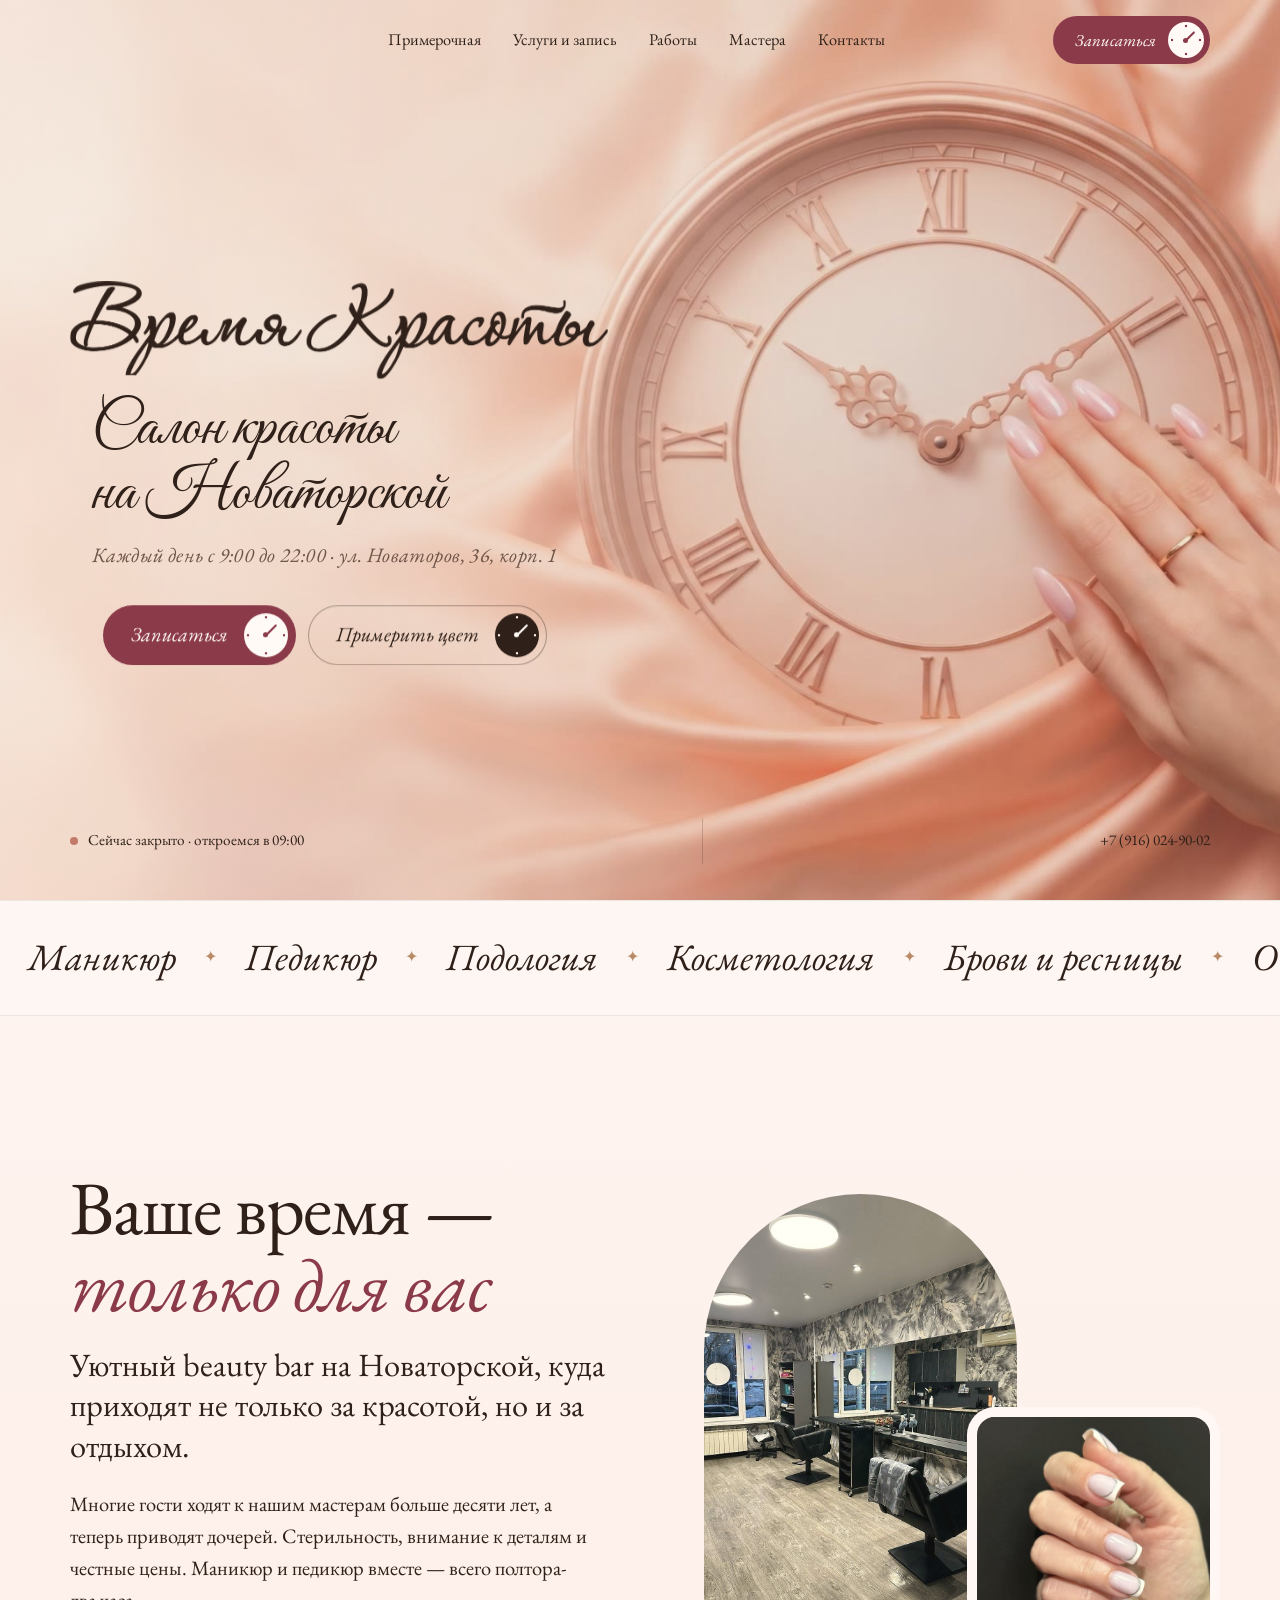
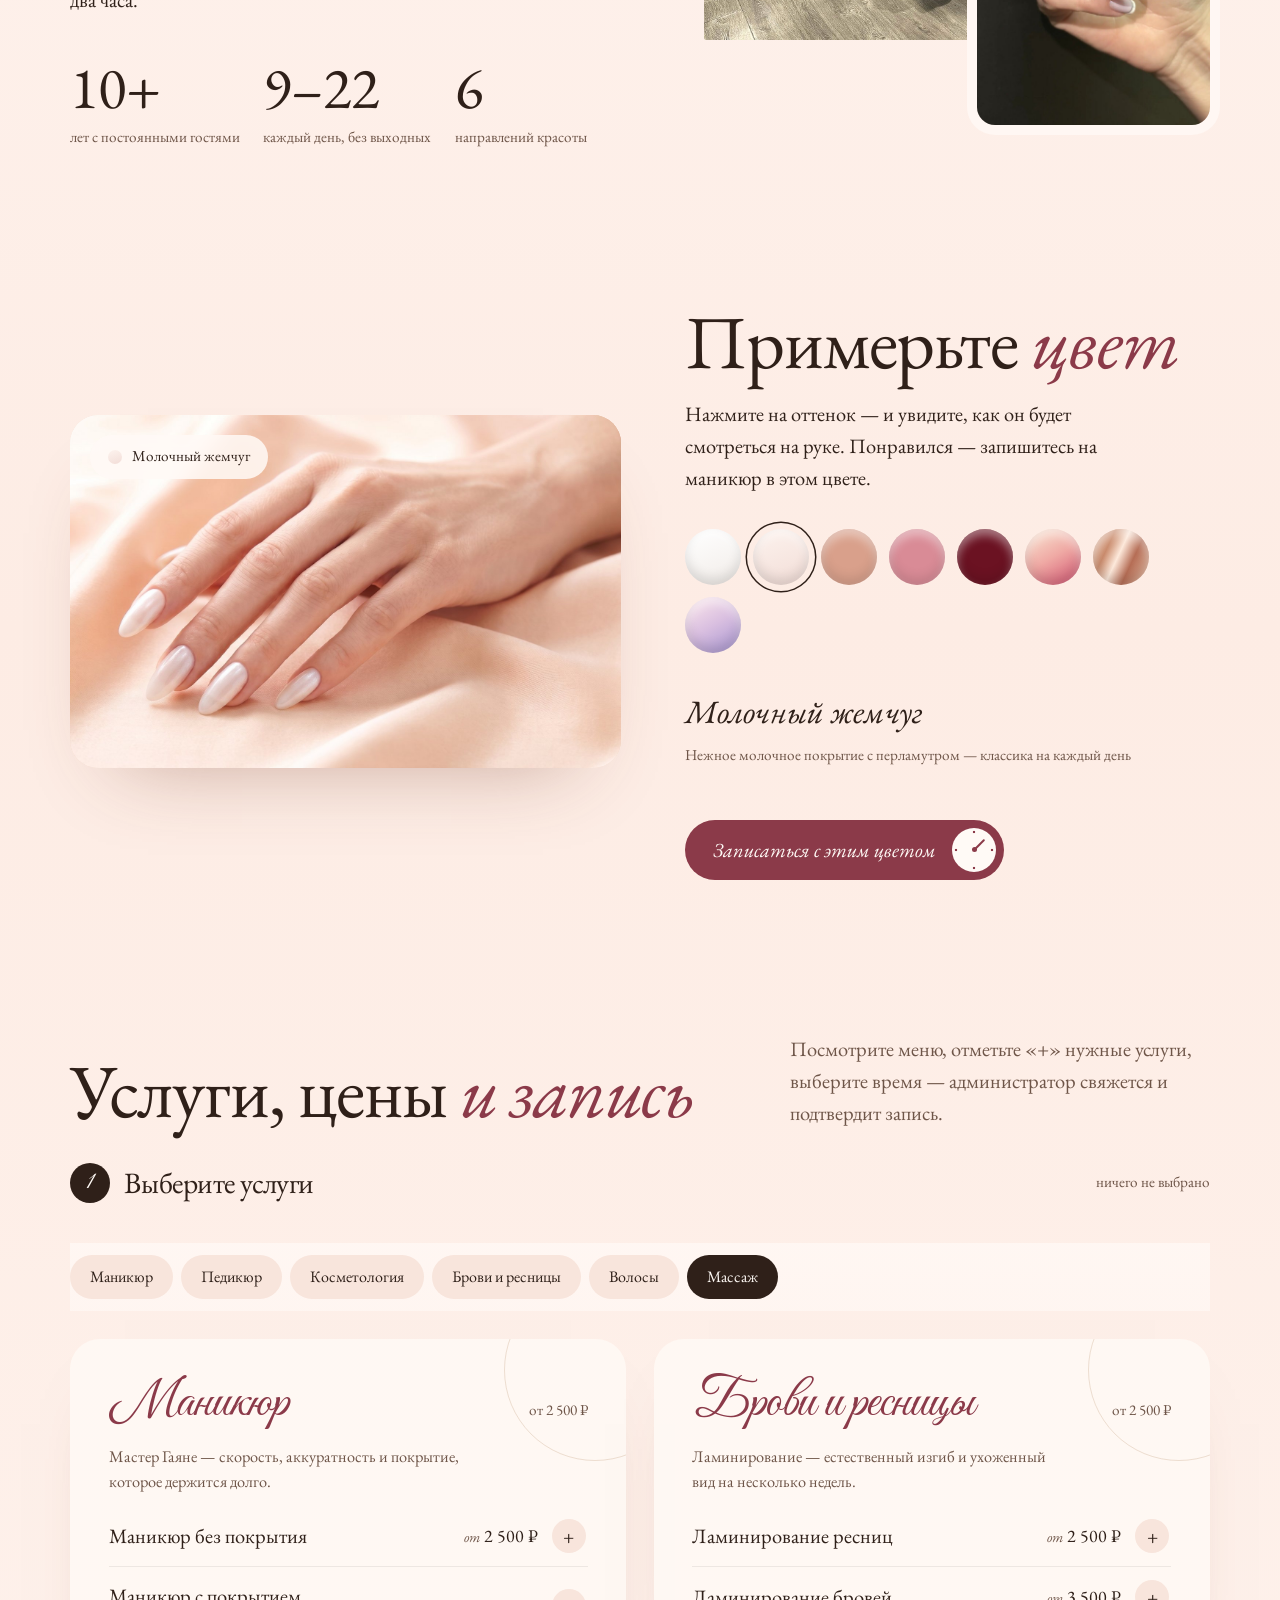
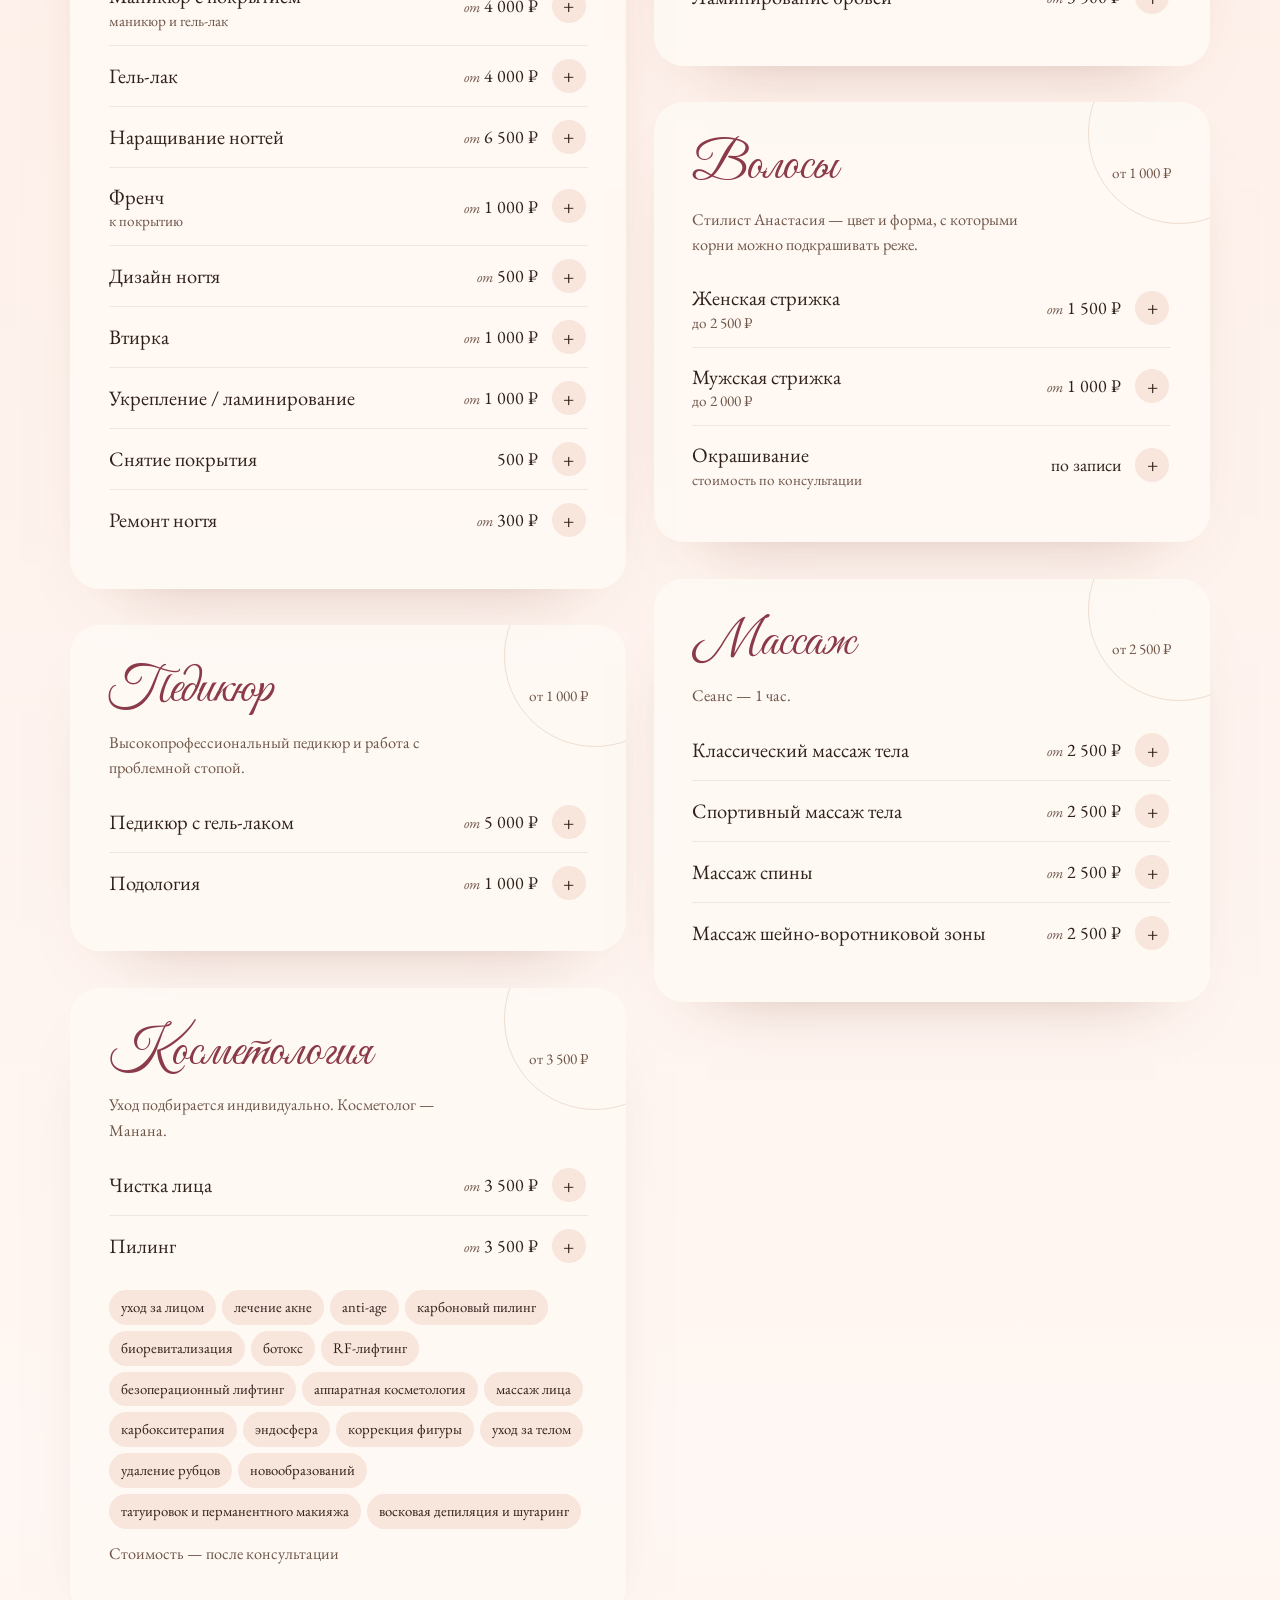
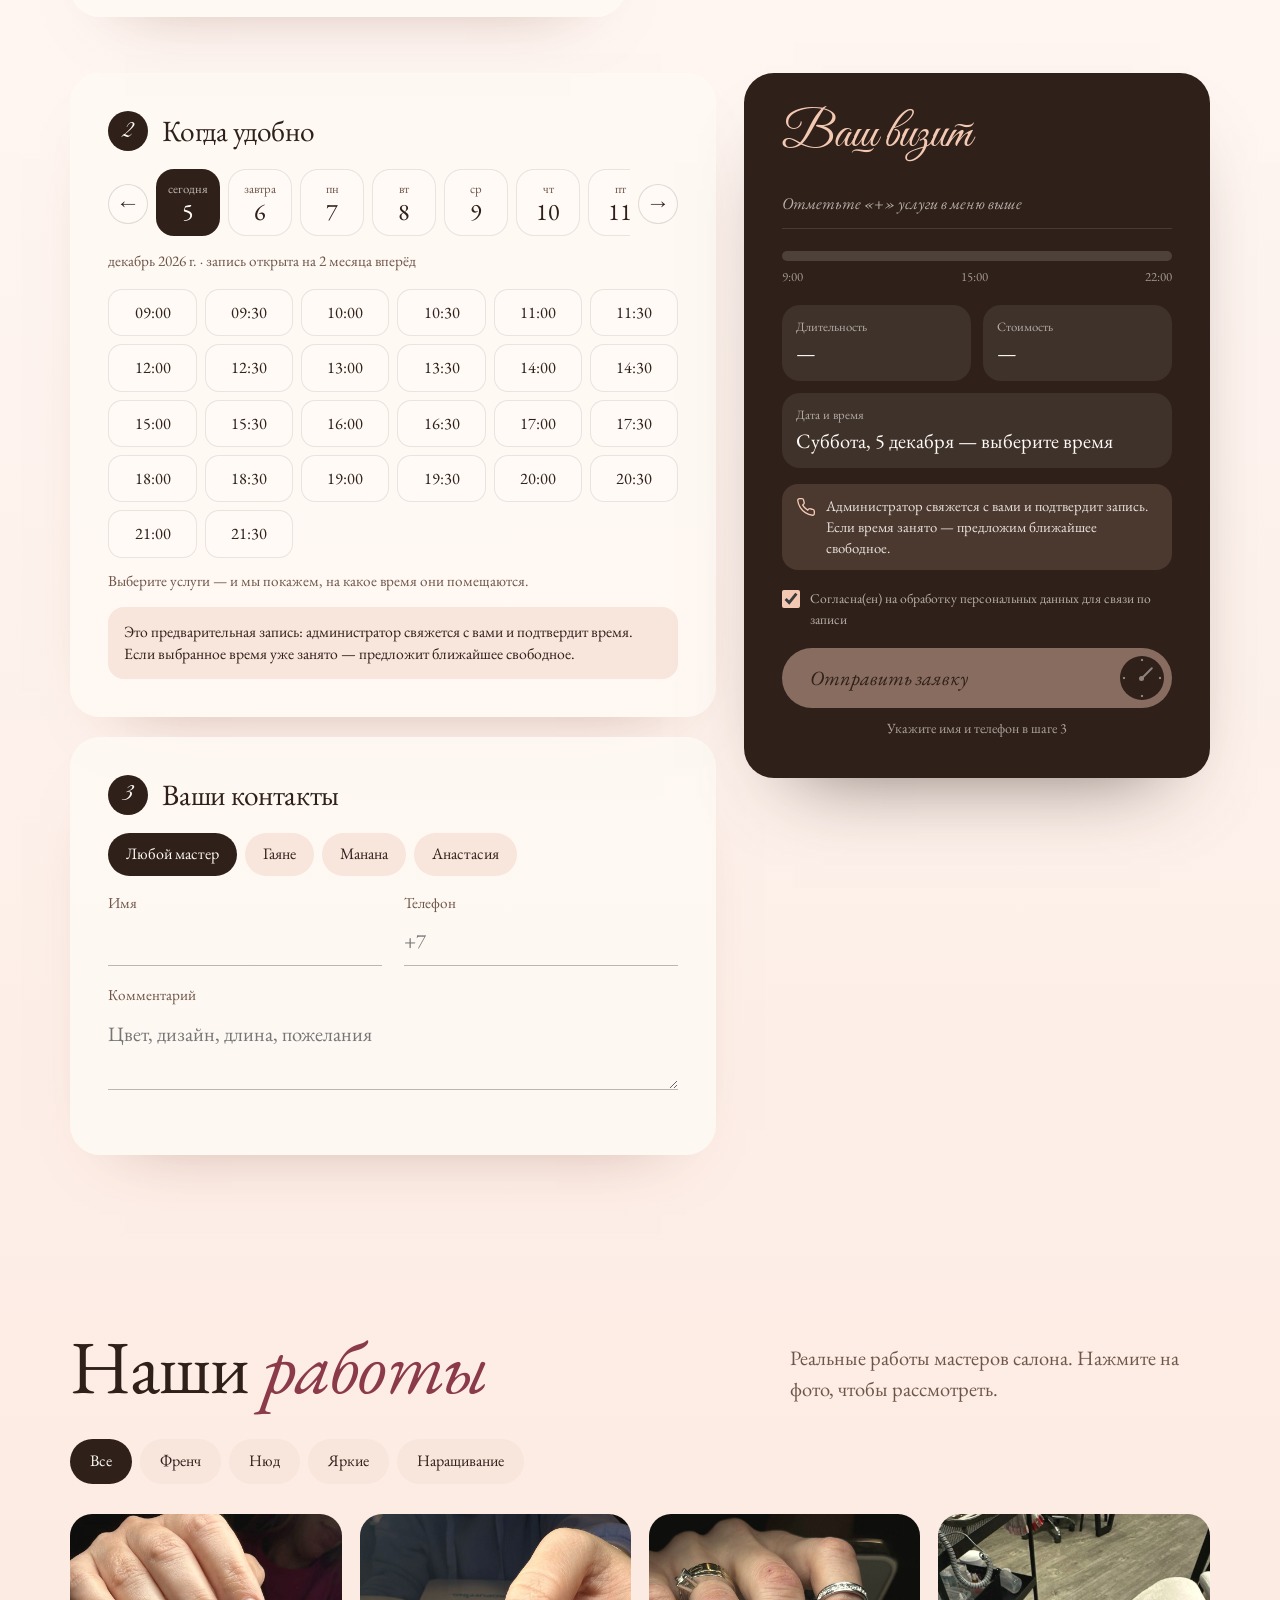
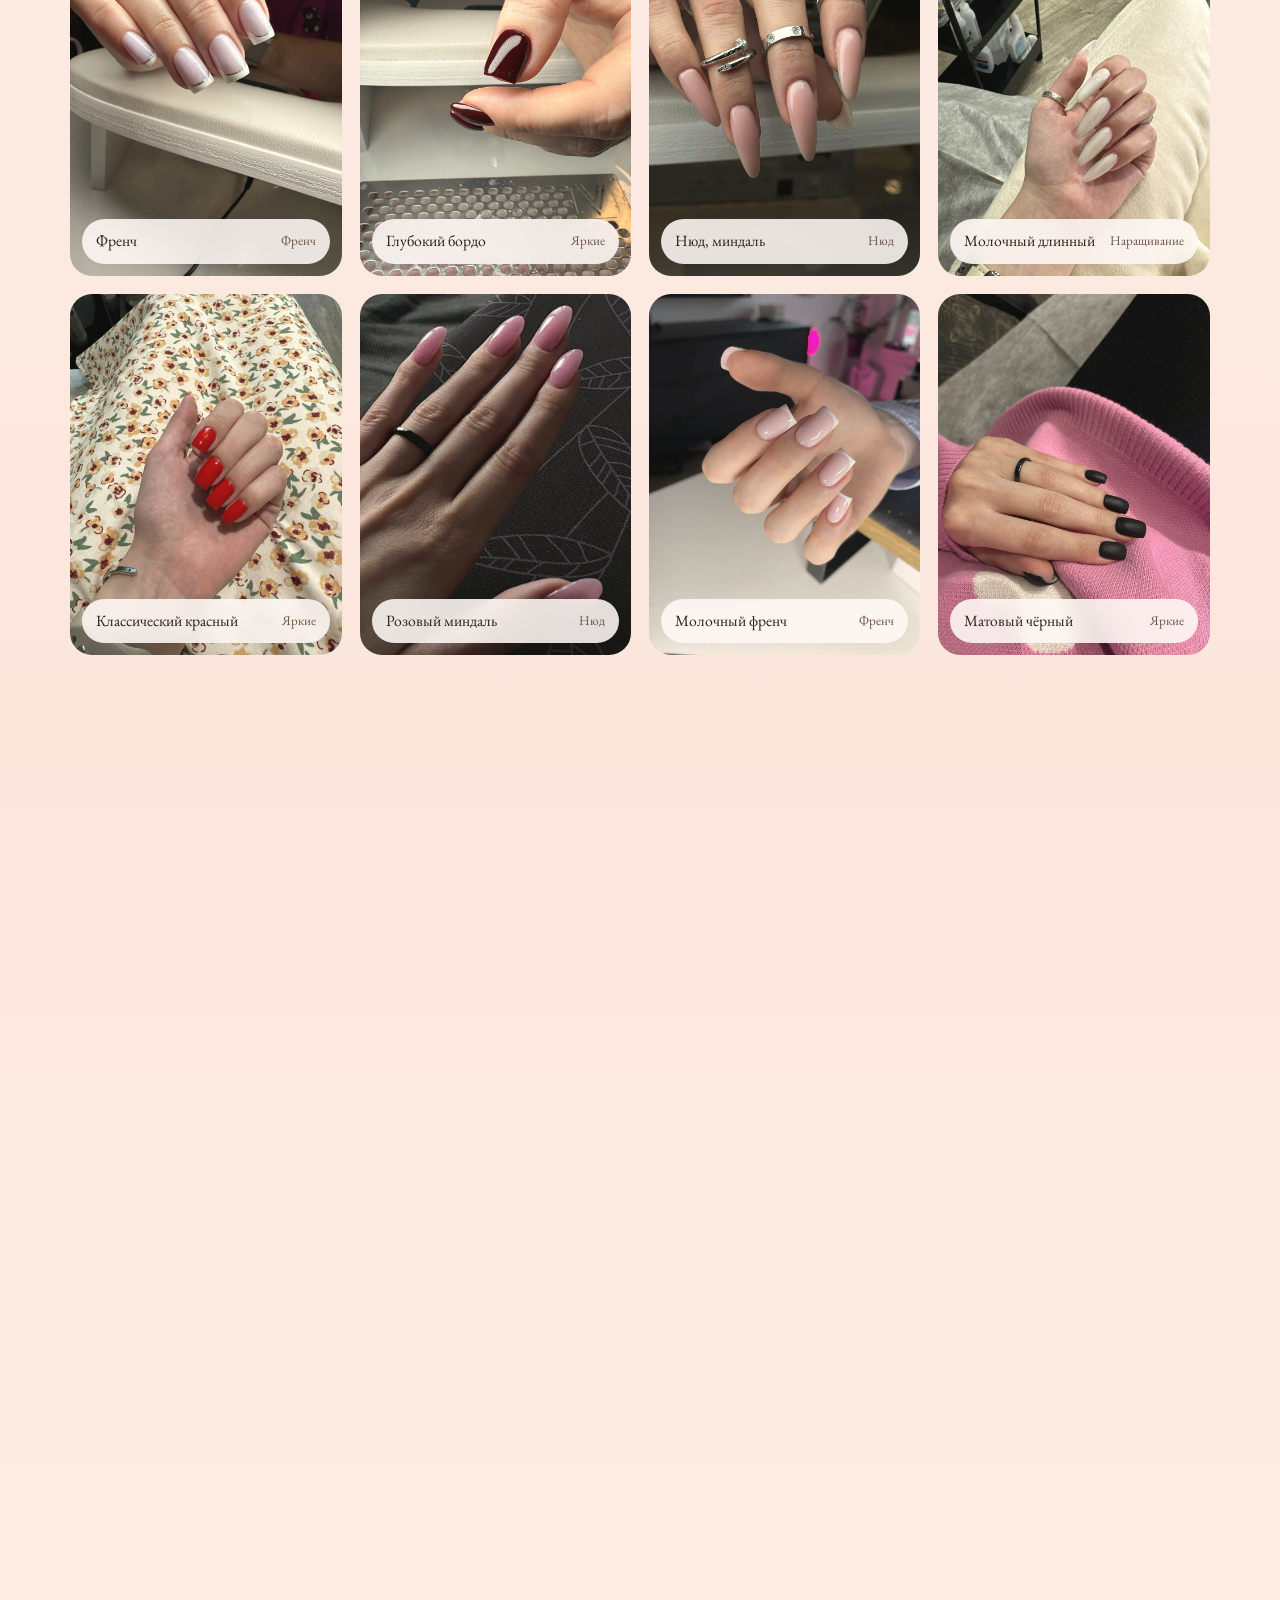
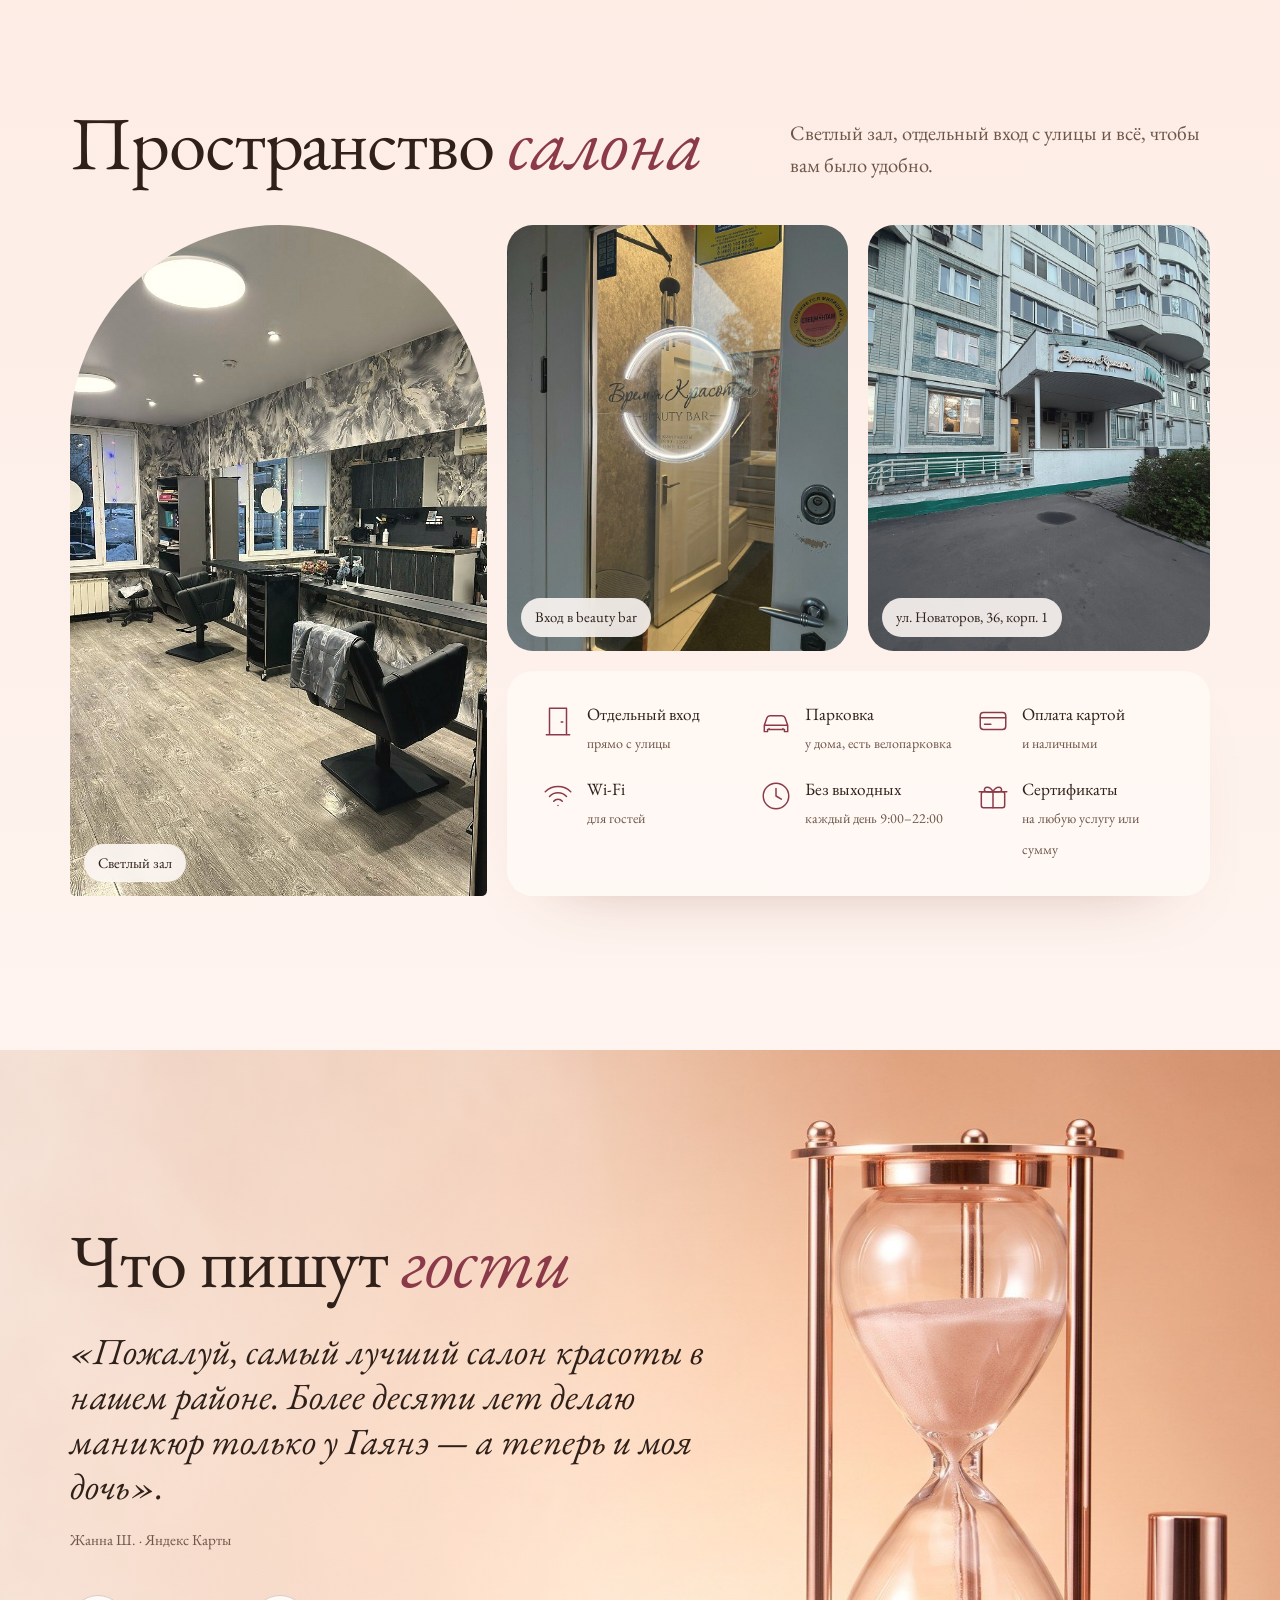
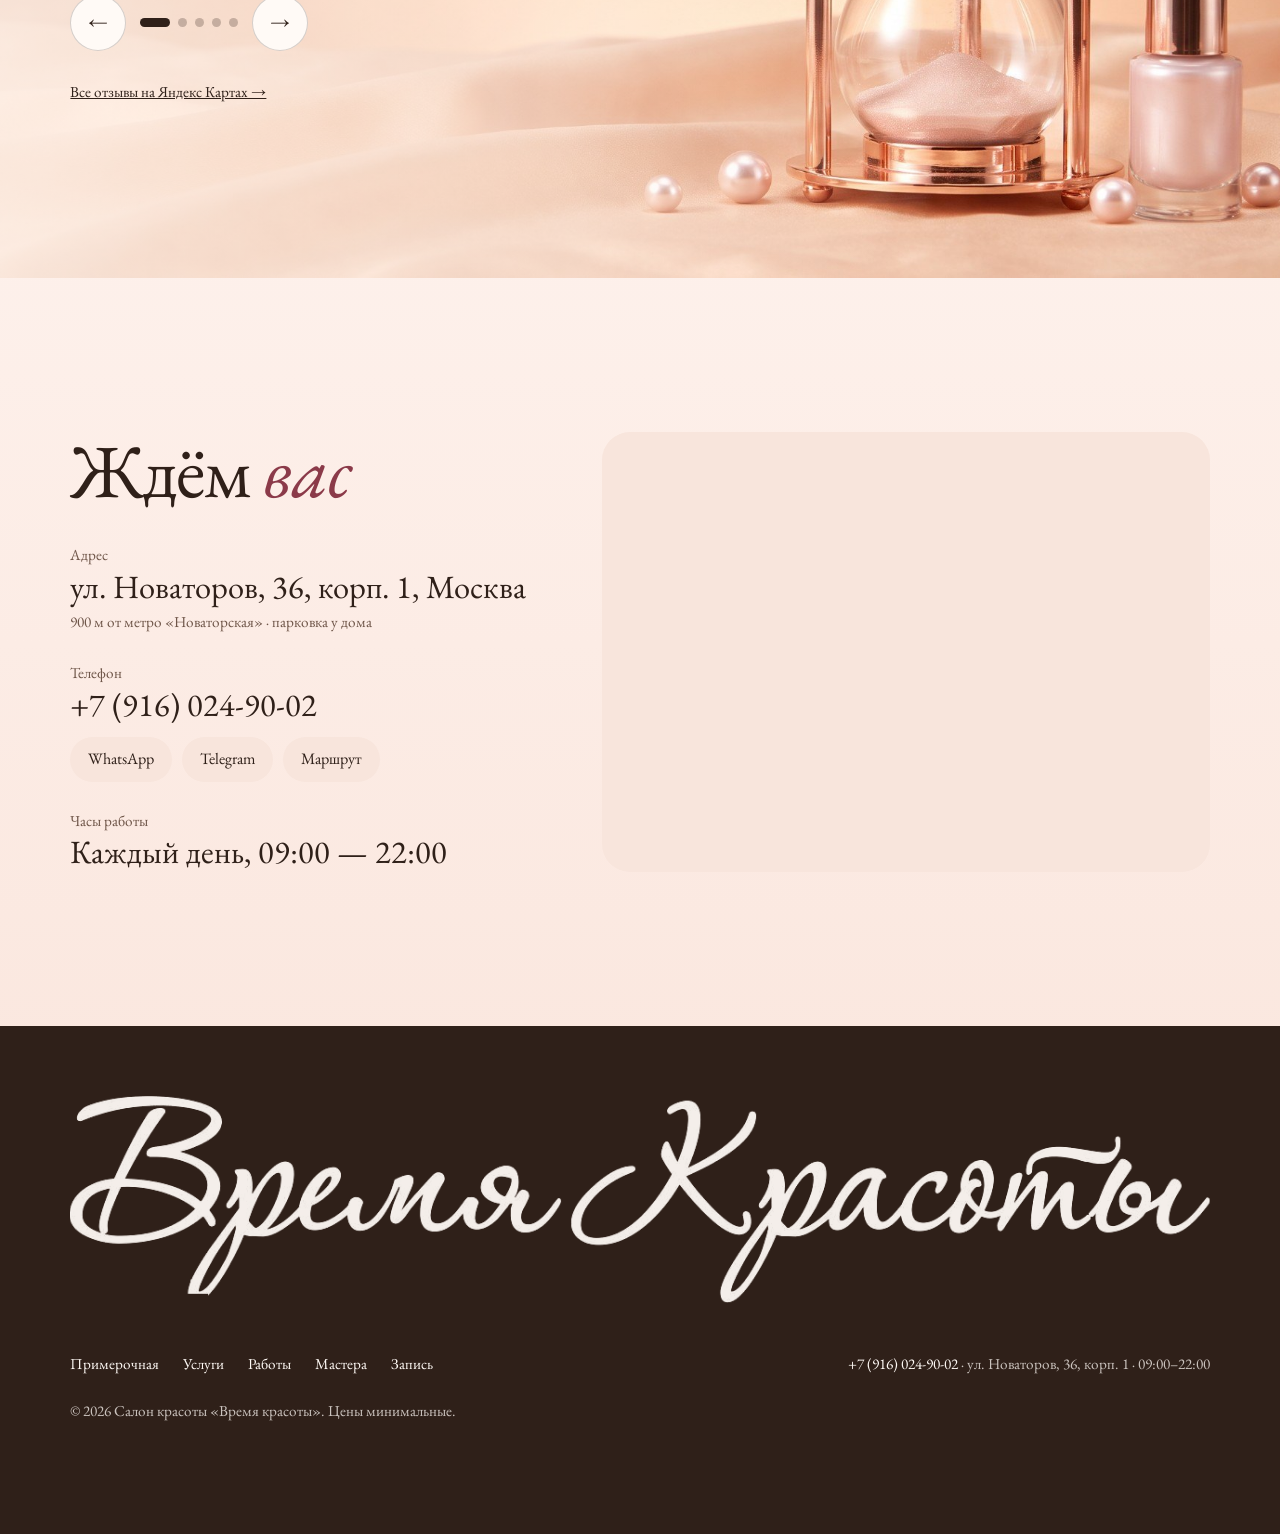
<file: vremyakrasoty/index.html>
<!doctype html>
<html lang="ru">
<head>
<meta charset="utf-8">
<meta name="viewport" content="width=device-width, initial-scale=1, viewport-fit=cover">
<title>Время красоты — салон красоты на Новаторской</title>
<meta name="description" content="Салон красоты «Время красоты» на ул. Новаторов, 36, корп. 1, Москва. Маникюр, педикюр, подология, косметология, волосы, брови и ресницы, массаж. Каждый день с 9 до 22. Онлайн-примерка цвета лака.">
<meta name="theme-color" content="#fbeee6">
<link rel="preconnect" href="https://fonts.googleapis.com">
<link rel="preconnect" href="https://fonts.gstatic.com" crossorigin>
<link href="https://fonts.googleapis.com/css2?family=EB+Garamond:ital,wght@0,400;0,500;1,400;1,500&family=Great+Vibes&subset=cyrillic&display=swap" rel="stylesheet">
<link rel="preload" as="image" href="img/hero-poster.jpg">
<style>
:root{
  --nm:url("[data-uri]");
  --lg:url("[data-uri]");
  --bg:#fff7f3; --surface:#f8e5dc; --surface2:#f1d5c8; --ink:#2f2019; --muted:#6e5548; --paper:#fffaf6;
  --accent:#8b3a49; --accent2:#5a1f2c; --gold:#b98a66;
  --m:max(20px,5.5vw);
  --t-s:clamp(.875rem,.84rem + .15vw,.95rem);
  --t-b:clamp(1.1rem,1.04rem + .3vw,1.3rem);
  --t-l:clamp(1.45rem,1.15rem + 1.1vw,2.2rem);
  --t-h:clamp(2.5rem,1.5rem + 4vw,5rem);
  --ease:cubic-bezier(.16,1,.3,1);
  --script:"Great Vibes","EB Garamond",cursive;
}
*{box-sizing:border-box;margin:0;padding:0}
html{-webkit-text-size-adjust:100%;scroll-behavior:smooth;overflow-x:clip}
body{font:400 var(--t-b)/1.55 "EB Garamond",Georgia,serif;color:var(--ink);background:var(--bg);
  background-image:linear-gradient(180deg,#fffaf8 0%,#fdece4 20%,#fff7f3 42%,#fbe6dc 64%,#fff6f2 84%,#f9e2d8 100%);overflow-x:hidden;-webkit-font-smoothing:antialiased}
img,video{display:block;max-width:100%}
a{color:inherit}
button,input,textarea{font:inherit;color:inherit}
::selection{background:var(--accent);color:#fff}
:focus-visible{outline:2px solid var(--accent);outline-offset:3px}
h1,h2,h3{font-weight:400;line-height:1.02;letter-spacing:-.015em}
h2{font-size:var(--t-h)}
h2 em{font-style:italic;color:var(--accent)}
.wrap{padding:0 var(--m)}
.sec{padding-top:clamp(90px,12vw,170px)}
.lead{font-size:var(--t-l);line-height:1.25}
.muted{color:var(--muted)}
.small{font-size:var(--t-s)}
.sr{position:absolute;width:1px;height:1px;overflow:hidden;clip:rect(0 0 0 0);white-space:nowrap}
.logo-s{display:block;background:currentColor;-webkit-mask:var(--lg) center/contain no-repeat;mask:var(--lg) center/contain no-repeat;aspect-ratio:1228/223}

/* ===== clock buttons (kept) ===== */
@property --sweep{syntax:'<angle>';inherits:false;initial-value:0deg}
.btn{--h:60px;--d:44px;position:relative;isolation:isolate;overflow:hidden;display:inline-flex;align-items:center;gap:16px;height:var(--h);padding:0 calc((var(--h) - var(--d)) / 2) 0 28px;border-radius:999px;border:0;background:var(--accent);color:var(--paper);text-decoration:none;font:italic 400 clamp(1.1rem,1.02rem + .3vw,1.3rem)/1 "EB Garamond",serif;cursor:pointer;transition:transform .5s var(--ease);white-space:nowrap}
.btn::before{content:"";position:absolute;inset:-2px;z-index:-1;background:conic-gradient(from 0deg at calc(100% - var(--h) / 2) 50%,var(--accent2) var(--sweep),transparent 0);transition:--sweep 1s var(--ease)}
.btn:hover::before,.btn:focus-visible::before{--sweep:360deg}
.btn:active{transform:scale(.97)}
.dial{position:relative;flex:none;width:var(--d);height:var(--d);border-radius:50%;background-color:var(--paper);color:var(--accent);
  background-image:radial-gradient(circle at 50% 4px,currentColor 1.2px,transparent 1.6px),radial-gradient(circle at calc(100% - 4px) 50%,currentColor 1.2px,transparent 1.6px),radial-gradient(circle at 50% calc(100% - 4px),currentColor 1.2px,transparent 1.6px),radial-gradient(circle at 4px 50%,currentColor 1.2px,transparent 1.6px)}
.dial::before{content:"";position:absolute;left:50%;bottom:50%;width:1.6px;height:34%;margin-left:-.8px;background:currentColor;border-radius:2px;transform-origin:50% 100%;transform:rotate(45deg);transition:transform 1s var(--ease)}
.dial::after{content:"";position:absolute;left:50%;top:50%;width:5px;height:5px;margin:-2.5px 0 0 -2.5px;border-radius:50%;background:currentColor}
.btn:hover .dial::before,.btn:focus-visible .dial::before{transform:rotate(405deg)}
.btn-quiet{background:transparent;color:var(--ink);box-shadow:inset 0 0 0 1px rgba(47,32,25,.35)}
.btn-quiet::before{background:conic-gradient(from 0deg at calc(100% - var(--h) / 2) 50%,var(--surface2) var(--sweep),transparent 0)}
.btn-quiet .dial{background-color:var(--ink);color:var(--paper)}
.btn-sm{--h:48px;--d:36px;padding-left:22px;font-size:1.05rem;gap:12px}

/* ===== header ===== */
.hdr{position:fixed;top:0;left:0;right:0;z-index:50;transition:background .5s,box-shadow .5s}
.hdr.solid{background:rgba(255,247,243,.86);backdrop-filter:blur(14px);-webkit-backdrop-filter:blur(14px);box-shadow:0 1px 0 rgba(47,32,25,.06)}
.hdr-in{display:flex;align-items:center;justify-content:space-between;height:80px;padding:0 var(--m);gap:24px}
.hdr .brand{width:150px;color:var(--ink);opacity:0;transition:opacity .4s}
.hdr.solid .brand{opacity:1}
.hdr nav{display:flex;gap:32px;font-size:1.02rem}
.hdr nav a{text-decoration:none;position:relative;padding:4px 0}
.hdr nav a::after{content:"";position:absolute;left:0;right:0;bottom:0;height:1px;background:currentColor;transform:scaleX(0);transform-origin:right;transition:transform .5s var(--ease)}
.hdr nav a:hover::after{transform:scaleX(1);transform-origin:left}
.burger{display:none;width:48px;height:48px;border-radius:50%;border:0;background:var(--paper);cursor:pointer;position:relative;box-shadow:inset 0 0 0 1px rgba(47,32,25,.15)}
.burger i{position:absolute;left:15px;right:15px;height:1.5px;background:var(--ink);transition:transform .4s var(--ease),top .4s var(--ease)}
.burger i:nth-child(1){top:19px}.burger i:nth-child(2){top:27px}
.menu-open .burger i:nth-child(1){top:23px;transform:rotate(45deg)}.menu-open .burger i:nth-child(2){top:23px;transform:rotate(-45deg)}
.drawer{position:fixed;inset:0;z-index:45;background:var(--bg);display:flex;flex-direction:column;justify-content:center;padding:100px var(--m) 40px;gap:4px;clip-path:circle(0 at calc(100% - 44px) 40px);transition:clip-path .8s var(--ease);visibility:hidden}
.menu-open .drawer{clip-path:circle(150% at calc(100% - 44px) 40px);visibility:visible}
.drawer a{font-size:2.6rem;line-height:1.25;text-decoration:none}
.drawer a em{color:var(--accent)}
.drawer .d-foot{margin-top:28px;font-size:1.1rem;color:var(--muted)}

/* ===== hero ===== */
.hero{position:relative;height:100svh;min-height:600px;overflow:hidden;background:#f3d5c4}
.hero-media{position:absolute;inset:0;will-change:transform}
.hero-media video,.hero-media img{position:absolute;inset:0;width:100%;height:100%;object-fit:cover;object-position:70% 50%}
.hero-media::after{content:"";position:absolute;inset:0;background:linear-gradient(90deg,rgba(255,244,236,.55) 0%,rgba(255,244,236,.25) 40%,rgba(255,244,236,0) 62%)}
.hero-copy{position:absolute;left:var(--m);top:50%;transform:translateY(-44%);z-index:2;max-width:min(46vw,720px)}
.hero-copy .logo-s{width:min(42vw,680px);color:var(--ink);animation:write 1.8s cubic-bezier(.65,0,.35,1) .3s both}
@keyframes write{from{clip-path:inset(0 100% 0 0)}to{clip-path:inset(0 0 0 0)}}
.hero-copy .tag{margin:18px 0 0 4%;font:400 clamp(2.4rem,1.4rem + 3vw,4.4rem)/1.08 var(--script);color:var(--ink);animation:up 1s var(--ease) 1.3s both}
.hero-copy .tag span{display:block;font:italic 400 var(--t-b)/1.3 "EB Garamond",serif;color:var(--muted);margin-top:14px;letter-spacing:.02em}
.hero-copy .ctas{display:flex;flex-wrap:wrap;gap:12px;margin:36px 0 0 6%;animation:up 1s var(--ease) 1.5s both}
@keyframes up{from{opacity:0;transform:translateY(20px)}}
.hero-foot{position:absolute;left:var(--m);right:var(--m);bottom:clamp(20px,4vh,36px);display:flex;justify-content:space-between;align-items:center;z-index:2;font-size:var(--t-s);animation:up 1s var(--ease) 1.7s both}
.now{display:inline-flex;align-items:center;gap:10px}
.now i{width:8px;height:8px;border-radius:50%;background:#6fae7c;box-shadow:0 0 0 0 rgba(111,174,124,.55);animation:pulse 2.2s infinite}
.now.closed i{background:#c27b6b;animation:none}
@keyframes pulse{70%{box-shadow:0 0 0 9px rgba(111,174,124,0)}100%{box-shadow:0 0 0 0 rgba(111,174,124,0)}}
.hero-foot a{text-decoration:none}
.cue{width:1px;height:46px;background:rgba(47,32,25,.2);position:relative;overflow:hidden}
.cue::after{content:"";position:absolute;left:0;top:-50%;width:1px;height:50%;background:var(--ink);animation:cue 2.2s cubic-bezier(.65,0,.35,1) infinite}
@keyframes cue{to{top:100%}}

/* ===== marquee ===== */
.marquee{overflow:hidden;padding:28px 0;white-space:nowrap;border-block:1px solid rgba(47,32,25,.08);background:rgba(255,250,246,.5)}
.marquee .track{display:inline-flex;animation:mq 50s linear infinite}
.marquee span{font-style:italic;font-size:clamp(1.6rem,1.2rem + 1.4vw,2.6rem);padding:0 28px;color:var(--ink)}
.marquee b{font-weight:400;color:var(--gold);font-size:1rem;align-self:center}
@keyframes mq{to{transform:translateX(-50%)}}

/* ===== intro ===== */
.intro{display:grid;grid-template-columns:1.1fr 1fr;gap:6vw;align-items:center}
.intro .txt p{margin-top:22px;max-width:52ch}
.intro .facts{display:grid;grid-template-columns:repeat(3,1fr);gap:20px;margin-top:44px}
.intro .facts b{display:block;font-size:clamp(2.4rem,1.6rem + 2.6vw,4rem);line-height:1;font-weight:400}
.intro .facts span{display:block;margin-top:8px;font-size:var(--t-s);color:var(--muted)}
.intro .pics{position:relative;aspect-ratio:1/1.05}
.intro .pics figure{position:absolute;overflow:hidden;border-radius:999px 999px 18px 18px}
.intro .pics figure img{width:100%;height:100%;object-fit:cover}
.intro .pics .a{left:0;top:0;width:62%;height:84%}
.intro .pics .b{right:0;bottom:0;width:46%;height:58%;border-radius:18px;box-shadow:0 0 0 10px var(--bg)}

/* ===== try-on ===== */
.tryon{display:grid;grid-template-columns:1.05fr 1fr;gap:5vw;align-items:center}
.stage{position:relative;aspect-ratio:1500/962;border-radius:28px;overflow:hidden;background:#f2cdb8;box-shadow:0 40px 80px -50px rgba(120,60,40,.45)}
.stage>img{position:absolute;inset:0;width:100%;height:100%;object-fit:cover}
.polish,.gloss,.shine{position:absolute;inset:0;-webkit-mask:var(--nm) 0 0/100% 100% no-repeat;mask:var(--nm) 0 0/100% 100% no-repeat}
.polish{mix-blend-mode:multiply;transition:opacity .7s var(--ease)}
.polish.light{mix-blend-mode:normal}
.gloss{mix-blend-mode:screen;pointer-events:none}
.gloss img{width:100%;height:100%;object-fit:cover;filter:grayscale(1) brightness(.508) contrast(22);opacity:.6}
.shine{background:linear-gradient(115deg,transparent 35%,rgba(255,255,255,.6) 48%,transparent 60%) -150% 0/250% 100% no-repeat;mix-blend-mode:screen;pointer-events:none}
.shine.run{animation:shine 1.2s var(--ease)}
@keyframes shine{from{background-position:-150% 0}to{background-position:150% 0}}
.pv{position:absolute;inset:0;width:100%;height:100%;object-fit:cover;opacity:0;transition:opacity .7s var(--ease);pointer-events:none}
.stage.photo .polish,.stage.photo .gloss,.stage.photo .shine{display:none}
.stage .chip{z-index:3;position:absolute;left:20px;top:20px;background:rgba(255,250,246,.86);backdrop-filter:blur(8px);border-radius:999px;padding:10px 18px;font-size:var(--t-s);display:flex;align-items:center;gap:10px}
.stage .chip i{width:14px;height:14px;border-radius:50%}
.tryon .panel p.sub{margin-top:18px;max-width:44ch}
.swatches{display:flex;flex-wrap:wrap;gap:12px;margin-top:36px}
.sw{position:relative;width:56px;height:56px;border-radius:50%;border:0;cursor:pointer;background:var(--sw);box-shadow:inset 0 -6px 12px rgba(0,0,0,.12),inset 0 6px 10px rgba(255,255,255,.45);transition:transform .4s var(--ease)}
.sw::after{content:"";position:absolute;inset:-6px;border-radius:50%;box-shadow:0 0 0 1.5px var(--ink);opacity:0;transform:scale(.85);transition:opacity .3s,transform .4s var(--ease)}
.sw:hover{transform:translateY(-3px)}
.sw[aria-pressed="true"]::after{opacity:1;transform:none}
.sw .tip{position:absolute;left:50%;bottom:calc(100% + 12px);transform:translateX(-50%) translateY(4px);white-space:nowrap;background:var(--ink);color:var(--paper);font-size:.85rem;padding:5px 10px;border-radius:8px;opacity:0;pointer-events:none;transition:.3s}
@media (hover:hover){.sw:hover .tip{opacity:1;transform:translateX(-50%)}}
.cname{margin-top:34px;font-size:var(--t-l);font-style:italic;min-height:3.4em}
.cname small{display:block;font-style:normal;font-size:var(--t-s);color:var(--muted);margin-top:6px}
.tryon .btn{margin-top:22px}

/* ===== services: menu cards ===== */
.svc-head{display:flex;justify-content:space-between;align-items:flex-end;gap:30px;flex-wrap:wrap}
.svc-head p{max-width:42ch}
.jump{position:sticky;top:80px;z-index:5;display:flex;gap:8px;overflow-x:auto;scrollbar-width:none;margin-top:40px;padding:12px 0;background:linear-gradient(180deg,rgba(255,247,243,.95),rgba(255,247,243,.8))}
.jump::-webkit-scrollbar{display:none}
.jump a{flex:none;text-decoration:none;padding:10px 20px;border-radius:999px;background:var(--surface);font-size:1rem;transition:background .3s,color .3s}
.jump a:hover,.jump a.on{background:var(--ink);color:var(--paper)}
.menu{columns:2;column-gap:28px;margin-top:28px}
.mcard{break-inside:avoid;display:inline-block;width:100%;margin-bottom:28px;background:rgba(255,250,246,.82);border-radius:30px;padding:clamp(24px,3vw,40px);box-shadow:0 30px 70px -55px rgba(120,60,40,.55);scroll-margin-top:150px;position:relative;overflow:hidden}
.mcard::before{content:"";position:absolute;right:-60px;top:-60px;width:180px;height:180px;border-radius:50%;border:1px solid rgba(185,138,102,.25)}
.mcard header{display:flex;justify-content:space-between;align-items:baseline;gap:16px;margin-bottom:14px}
.mcard h3{font:400 clamp(2.4rem,1.8rem + 1.8vw,3.4rem)/1 var(--script);color:var(--accent)}
.mcard header span{font-size:var(--t-s);color:var(--muted);white-space:nowrap}
.mcard .note{color:var(--muted);font-size:1.02rem;margin-bottom:12px;max-width:46ch}
.item{display:grid;grid-template-columns:1fr auto 36px;align-items:center;gap:14px;padding:13px 0;border-top:1px solid rgba(47,32,25,.08);cursor:pointer;transition:color .3s}
.item:first-of-type{border-top:0}
.item .n small{display:block;font-size:var(--t-s);color:var(--muted);line-height:1.3}
.item .p{white-space:nowrap;font-variant-numeric:lining-nums;font-size:1.12rem}
.item .p i{font-style:italic;color:var(--muted);font-size:.9rem;margin-right:4px}
.item .add{width:34px;height:34px;border-radius:50%;border:0;background:var(--surface);cursor:pointer;font-size:19px;line-height:1;transition:background .3s,color .3s,transform .4s var(--ease)}
.item:hover .add{background:var(--surface2)}
.item.on{color:var(--accent)}
.item.on .add{background:var(--accent);color:#fff;transform:rotate(45deg)}
.mcard .extra{display:flex;flex-wrap:wrap;gap:6px;margin-top:14px}
.mcard .extra span{font-size:.92rem;padding:6px 12px;border-radius:999px;background:var(--surface)}
.svc-foot{display:flex;justify-content:space-between;align-items:center;gap:20px;flex-wrap:wrap;margin-top:8px;padding:22px 28px;border-radius:999px;background:var(--ink);color:var(--paper)}
.svc-foot b{font-weight:400;font-style:italic;font-size:1.2rem}
.svc-foot .btn{--h:50px;--d:38px;background:var(--paper);color:var(--ink)}
.svc-foot .btn .dial{background-color:var(--ink);color:var(--paper)}
.svc-foot .btn::before{background:conic-gradient(from 0deg at calc(100% - var(--h) / 2) 50%,var(--surface2) var(--sweep),transparent 0)}

/* ===== carousel ===== */
.car-head{display:flex;justify-content:space-between;align-items:flex-end;gap:24px;flex-wrap:wrap}
.car-ctrl{display:flex;align-items:center;gap:14px}
.car-ctrl button{width:56px;height:56px;border-radius:50%;border:0;background:var(--paper);box-shadow:inset 0 0 0 1px rgba(47,32,25,.2);cursor:pointer;font-size:20px;transition:background .3s,color .3s,transform .3s,opacity .3s}
.car-ctrl button:hover{background:var(--ink);color:var(--paper)}
.car-ctrl button:active{transform:scale(.94)}
.car-ctrl button:disabled{opacity:.35;pointer-events:none}
.car-ctrl .count{font-style:italic;font-size:1.15rem;min-width:64px;text-align:center}
.car{display:flex;gap:22px;overflow-x:auto;scroll-snap-type:x mandatory;scrollbar-width:none;padding:44px var(--m) 10px;scroll-padding:0 var(--m);cursor:grab;overscroll-behavior-x:contain}
.car::-webkit-scrollbar{display:none}
.car.drag{cursor:grabbing;scroll-snap-type:none}
.car>*{scroll-snap-align:start;flex:none}
.car::after{content:"";flex:0 0 1px}
.bar{height:2px;background:rgba(47,32,25,.12);margin:26px var(--m) 0;border-radius:2px;overflow:hidden}
.bar i{display:block;height:100%;width:20%;background:var(--ink);transition:transform .3s,width .3s}
.filters{display:flex;gap:8px;flex-wrap:wrap;margin-top:34px}
.filters button{padding:10px 20px;border-radius:999px;border:0;background:var(--surface);cursor:pointer;font-size:1rem;transition:background .3s,color .3s}
.filters button:hover{background:var(--surface2)}
.filters button[aria-pressed="true"]{background:var(--ink);color:var(--paper)}
.gallery{display:grid;grid-template-columns:repeat(4,1fr);gap:18px;margin-top:30px}
.tile{position:relative;border:0;padding:0;background:none;cursor:zoom-in;text-align:left;border-radius:22px;overflow:hidden;aspect-ratio:3/4;transition:opacity .4s,transform .5s var(--ease)}
.tile img{width:100%;height:100%;object-fit:cover;transition:transform 1.2s var(--ease)}
.tile:hover img{transform:scale(1.06)}
.tile .lab{position:absolute;left:12px;right:12px;bottom:12px;display:flex;justify-content:space-between;align-items:center;gap:8px;padding:10px 14px;border-radius:999px;background:rgba(255,250,246,.88);backdrop-filter:blur(8px);font-size:.98rem;color:var(--ink)}
.tile .lab small{color:var(--muted);font-size:.82rem}
.tile.hide{display:none}
.lb{position:fixed;inset:0;z-index:80;background:rgba(30,20,16,.9);display:grid;place-items:center;opacity:0;pointer-events:none;transition:opacity .4s}
.lb.on{opacity:1;pointer-events:auto}
.lb figure{max-width:min(92vw,720px);max-height:88svh;display:flex;flex-direction:column;align-items:center}
.lb img{max-height:78svh;width:auto;border-radius:20px;object-fit:contain}
.lb figcaption{color:var(--paper);margin-top:14px;font-style:italic;font-size:1.2rem}
.lb .x,.lb .nv{position:absolute;width:54px;height:54px;border-radius:50%;border:0;background:rgba(255,250,246,.12);color:var(--paper);font-size:22px;cursor:pointer;box-shadow:inset 0 0 0 1px rgba(255,250,246,.3)}
.lb .x{top:20px;right:20px}.lb .nv.p{left:20px;top:50%}.lb .nv.n{right:20px;top:50%}
.work{width:clamp(250px,26vw,400px);position:relative}
.work .ph{aspect-ratio:3/4;border-radius:22px;overflow:hidden}
.work img{width:100%;height:100%;object-fit:cover;transition:transform 1.2s var(--ease);pointer-events:none}
.work:hover img{transform:scale(1.06)}
.work .cap{display:flex;justify-content:space-between;align-items:baseline;margin-top:14px;gap:10px}
.work .cap b{font-weight:400;font-size:1.25rem}
.work .cap span{font-size:var(--t-s);color:var(--muted)}
.work:nth-child(even){margin-top:56px}
.team{display:grid;grid-template-columns:repeat(3,1fr);gap:24px;margin-top:44px}
.mst{position:relative;background:rgba(255,250,246,.82);border-radius:32px;padding:clamp(28px,3vw,44px);box-shadow:0 30px 70px -55px rgba(120,60,40,.55);display:flex;flex-direction:column;overflow:hidden;transition:transform .6s var(--ease),box-shadow .6s var(--ease)}
.mst:hover{transform:translateY(-6px);box-shadow:0 40px 80px -50px rgba(120,60,40,.6)}
.mono{width:96px;height:96px;border-radius:50%;display:grid;place-items:center;position:relative;background:var(--surface);font:400 3.6rem/1 var(--script);color:var(--accent)}
.mono::before{content:"";position:absolute;inset:-8px;border-radius:50%;background:repeating-conic-gradient(var(--gold) 0 1.2deg,transparent 1.2deg 30deg);-webkit-mask:radial-gradient(circle,transparent 54px,#000 55px);mask:radial-gradient(circle,transparent 54px,#000 55px);opacity:.7;transition:transform 1.2s var(--ease)}
.mst:hover .mono::before{transform:rotate(30deg)}
.mst h3{font:400 clamp(3rem,2.2rem + 2vw,4.2rem)/1 var(--script);margin-top:26px}
.mst .role{font-size:var(--t-s);color:var(--muted);margin-top:8px;letter-spacing:.02em}
.mst .skills{display:flex;flex-wrap:wrap;gap:6px;margin-top:18px}
.mst .skills span{font-size:.9rem;padding:6px 12px;border-radius:999px;background:var(--surface)}
.mst blockquote{margin-top:24px;font-style:italic;font-size:1.18rem;line-height:1.4;flex:1}
.mst blockquote cite{display:block;margin-top:10px;font-style:normal;font-size:var(--t-s);color:var(--muted)}
.mst .btn{margin-top:26px;align-self:flex-start;--h:50px;--d:38px}
.master{width:clamp(270px,30vw,440px)}
.master .ph{aspect-ratio:4/5;border-radius:999px 999px 24px 24px;overflow:hidden}
.master .ph img{width:100%;height:100%;object-fit:cover;transition:transform 1.2s var(--ease);pointer-events:none}
.master:hover .ph img{transform:scale(1.05)}
.master h3{font-size:clamp(1.9rem,1.5rem + 1.2vw,2.6rem);margin-top:20px}
.master .role{font-size:var(--t-s);color:var(--muted);margin:4px 0 12px}
.space{display:grid;grid-template-columns:1.1fr .9fr .9fr;grid-template-rows:auto auto;gap:20px;margin-top:44px}
.space figure{position:relative;overflow:hidden;border-radius:26px;margin:0}
.space figure img{width:100%;height:100%;object-fit:cover;transition:transform 1.4s var(--ease)}
.space figure:hover img{transform:scale(1.05)}
.space figcaption{position:absolute;left:14px;bottom:14px;padding:8px 14px;border-radius:999px;background:rgba(255,250,246,.88);backdrop-filter:blur(8px);font-size:.92rem}
.space .big{grid-row:1/3;border-radius:999px 999px 26px 26px;min-height:620px}
.space .s1,.space .s2{aspect-ratio:4/5}
.feats{grid-column:2/4;background:rgba(255,250,246,.82);border-radius:26px;padding:clamp(22px,2.6vw,34px);display:grid;grid-template-columns:repeat(3,1fr);gap:22px 18px;box-shadow:0 30px 70px -55px rgba(120,60,40,.55)}
.feat{display:flex;gap:12px;align-items:flex-start}
.feat svg{flex:none;width:34px;height:34px;stroke:var(--accent);fill:none;stroke-width:1.4;stroke-linecap:round;stroke-linejoin:round}
.feat b{display:block;font-weight:400;font-size:1.08rem;line-height:1.2}
.feat span{font-size:.88rem;color:var(--muted)}
.place{width:clamp(300px,52vw,820px)}
.place .ph{aspect-ratio:16/10;border-radius:22px;overflow:hidden}
.place img{width:100%;height:100%;object-fit:cover;pointer-events:none}
.place p{margin-top:12px;color:var(--muted);font-size:var(--t-s)}

/* ===== reviews ===== */
.reviews{position:relative;margin-top:clamp(90px,12vw,170px);min-height:min(92svh,860px);display:flex;align-items:center;overflow:hidden}
.reviews>img{position:absolute;inset:0;width:100%;height:100%;object-fit:cover;object-position:72% 50%}
.reviews::before{content:"";position:absolute;inset:0;background:linear-gradient(90deg,rgba(255,244,236,.75) 0%,rgba(255,244,236,.45) 45%,rgba(255,244,236,0) 70%);z-index:1}
.rv-in{position:relative;z-index:2;padding:80px var(--m);width:min(100%,780px)}
.rv-slides{position:relative;margin-top:30px;min-height:12em}
.rv{position:absolute;inset:0 0 auto 0;opacity:0;transform:translateY(16px);transition:opacity .8s var(--ease),transform .8s var(--ease);pointer-events:none}
.rv.on{opacity:1;transform:none;pointer-events:auto}
.rv p{font-size:clamp(1.5rem,1.1rem + 1.5vw,2.4rem);line-height:1.22;font-style:italic}
.rv span{display:block;margin-top:20px;font-size:var(--t-s);color:var(--muted)}
.rv-nav{margin-top:20px}
.rv-dots{display:flex;gap:8px}
.car-ctrl .rv-dots button,.rv-dots button{width:9px;height:9px;border-radius:50%;border:0;background:rgba(47,32,25,.25);cursor:pointer;transition:width .4s var(--ease),background .3s;box-shadow:none}
.car-ctrl .rv-dots button[aria-current="true"],.rv-dots button[aria-current="true"]{width:30px;border-radius:9px;background:var(--ink)}
.rv-in .more{display:inline-block;margin-top:30px;font-size:var(--t-s)}

/* ===== planner / booking ===== */
.bk{display:grid;grid-template-columns:minmax(0,1.25fr) minmax(0,.9fr);gap:28px;margin-top:44px;align-items:start}
.bk>*{min-width:0}
.step{background:rgba(255,250,246,.82);border-radius:30px;padding:clamp(22px,3vw,38px);box-shadow:0 30px 70px -55px rgba(120,60,40,.55);margin-bottom:20px}
.step-h{display:flex;align-items:center;gap:14px;margin-bottom:18px}
.step-h .no{width:40px;height:40px;border-radius:50%;display:grid;place-items:center;background:var(--ink);color:var(--paper);font:400 1.6rem/1 var(--script);flex:none}
.step-h h3{font-size:clamp(1.5rem,1.2rem + .8vw,2rem)}
.step-top{margin-top:34px;margin-bottom:0}
#plan{scroll-margin-top:90px;margin-top:20px}
.step-h small{margin-left:auto;font-size:var(--t-s);color:var(--muted);white-space:nowrap}
.cats{display:flex;gap:8px;overflow-x:auto;scrollbar-width:none;padding-bottom:4px}
.cats::-webkit-scrollbar{display:none}
.cats button{flex:none;padding:9px 18px;border-radius:999px;border:0;background:var(--surface);cursor:pointer;font-size:1rem;transition:background .3s,color .3s;position:relative}
.cats button[aria-selected="true"]{background:var(--ink);color:var(--paper)}
.cats button .cnt{display:inline-grid;place-items:center;min-width:20px;height:20px;border-radius:10px;background:var(--accent);color:#fff;font-size:.75rem;margin-left:8px;padding:0 6px}
.opts{display:grid;grid-template-columns:repeat(2,1fr);gap:10px;margin-top:16px}
.opt{display:flex;justify-content:space-between;align-items:center;gap:10px;text-align:left;padding:14px 16px;border-radius:18px;border:0;background:var(--paper);box-shadow:inset 0 0 0 1px rgba(47,32,25,.1);cursor:pointer;transition:box-shadow .3s,background .3s,transform .3s var(--ease)}
.opt:hover{box-shadow:inset 0 0 0 1px rgba(47,32,25,.3)}
.opt:active{transform:scale(.98)}
.opt b{font-weight:400;font-size:1.05rem;line-height:1.25}
.opt span{display:block;font-size:.88rem;color:var(--muted);margin-top:2px}
.opt i{flex:none;width:26px;height:26px;border-radius:50%;box-shadow:inset 0 0 0 1.5px rgba(47,32,25,.3);display:grid;place-items:center;font-style:normal;font-size:14px;color:transparent;transition:.3s}
.opt[aria-pressed="true"]{background:#fff;box-shadow:inset 0 0 0 1.5px var(--accent)}
.opt[aria-pressed="true"] i{background:var(--accent);box-shadow:none;color:#fff}
.days-wrap{display:flex;align-items:center;gap:8px}
.dnav{flex:none;width:40px;height:40px;border-radius:50%;border:0;background:var(--paper);box-shadow:inset 0 0 0 1px rgba(47,32,25,.15);cursor:pointer;font-size:16px;transition:background .3s,color .3s}
.dnav:hover{background:var(--ink);color:var(--paper)}
.month{margin-top:10px;font-size:var(--t-s);color:var(--muted)}
.days{display:flex;gap:8px;overflow-x:auto;scrollbar-width:none;padding-bottom:4px;scroll-behavior:smooth;flex:1;min-width:0}
.days button.m1{margin-left:14px;position:relative}
.days button.m1::before{content:attr(data-mon);position:absolute;left:-12px;top:50%;transform:translate(-50%,-50%) rotate(-90deg);font-size:.72rem;color:var(--muted);white-space:nowrap}
.days::-webkit-scrollbar{display:none}
.days button{flex:none;width:64px;padding:10px 0;border-radius:18px;border:0;background:var(--paper);box-shadow:inset 0 0 0 1px rgba(47,32,25,.1);cursor:pointer;text-align:center;transition:.3s}
.days button small{display:block;font-size:.8rem;color:var(--muted);text-transform:lowercase}
.days button b{display:block;font-weight:400;font-size:1.5rem;line-height:1.1}
.days button[aria-pressed="true"]{background:var(--ink);color:var(--paper);box-shadow:none}
.days button[aria-pressed="true"] small{color:rgba(255,250,246,.7)}
.slots{display:grid;grid-template-columns:repeat(auto-fill,minmax(78px,1fr));gap:8px;margin-top:16px}
.slots button{padding:11px 0;border-radius:14px;border:0;background:var(--paper);box-shadow:inset 0 0 0 1px rgba(47,32,25,.1);cursor:pointer;font-size:1.02rem;font-variant-numeric:lining-nums tabular-nums;transition:.25s}
.slots button:hover{box-shadow:inset 0 0 0 1px rgba(47,32,25,.35)}
.slots button[aria-pressed="true"]{background:var(--accent);color:#fff;box-shadow:none}
.slots button:disabled{opacity:.3;cursor:not-allowed;text-decoration:line-through}
.slot-note{margin-top:12px;font-size:var(--t-s);color:var(--muted)}
.confirm-note{margin-top:14px;padding:14px 16px;border-radius:16px;background:var(--surface);font-size:.98rem;line-height:1.4}
.sum .confirm{display:flex;gap:10px;align-items:flex-start;margin-top:16px;padding:12px 14px;border-radius:16px;background:rgba(243,201,180,.14);font-size:.92rem;line-height:1.4;color:rgba(255,250,246,.88)}
.sum .confirm svg{flex:none;width:20px;height:20px;stroke:#f3c9b4;fill:none;stroke-width:1.6;margin-top:1px}
.sum .btn:disabled{opacity:.45;cursor:not-allowed}
.sum .btn:disabled::before{display:none}
.need{margin-top:10px;font-size:.88rem;color:rgba(255,250,246,.6);text-align:center}
.masters-pick{display:flex;flex-wrap:wrap;gap:8px;margin-bottom:16px}
.masters-pick button{padding:9px 18px;border-radius:999px;border:0;background:var(--surface);cursor:pointer;font-size:1rem;transition:.3s}
.masters-pick button[aria-pressed="true"]{background:var(--ink);color:var(--paper)}
.f2{display:grid;grid-template-columns:1fr 1fr;gap:0 22px}
.fld{margin-bottom:18px}
.fld.full{grid-column:1/-1}
.fld label{display:block;font-size:var(--t-s);color:var(--muted);margin-bottom:2px}
.fld input,.fld textarea{width:100%;border:0;border-bottom:1px solid rgba(47,32,25,.3);background:transparent;padding:8px 0;font-size:var(--t-b);outline:none;border-radius:0;transition:border-color .3s}
.fld input:focus,.fld textarea:focus{border-color:var(--accent)}
.fld textarea{resize:vertical;min-height:56px}
.fld.err input{border-color:#b3261e}
.fld .e{display:none;color:#b3261e;font-size:var(--t-s)}
.fld.err .e{display:block}
.sum{position:sticky;top:100px;background:var(--ink);color:var(--paper);border-radius:30px;padding:clamp(24px,3vw,38px);box-shadow:0 40px 80px -50px rgba(47,32,25,.7)}
.sum h3{font:400 clamp(2.4rem,1.8rem + 1.6vw,3.2rem)/1 var(--script);color:#f3c9b4}
.sum ul{list-style:none;margin:18px 0 0}
.sum li{display:flex;justify-content:space-between;align-items:center;gap:10px;padding:10px 0;border-bottom:1px solid rgba(255,250,246,.12);font-size:1.02rem}
.sum li span{color:rgba(255,250,246,.7);white-space:nowrap}
.sum li button{width:24px;height:24px;border-radius:50%;border:0;background:rgba(255,250,246,.12);color:var(--paper);cursor:pointer;font-size:14px;line-height:1;flex:none}
.sum .empty{color:rgba(255,250,246,.65);font-style:italic;padding:12px 0}
.tl{position:relative;height:10px;border-radius:5px;background:rgba(255,250,246,.15);margin:22px 0 6px;overflow:hidden}
.tl i{position:absolute;top:0;bottom:0;border-radius:5px;background:#f3c9b4;transition:left .4s var(--ease),width .4s var(--ease)}
.tl-l{display:flex;justify-content:space-between;font-size:.8rem;color:rgba(255,250,246,.55)}
.tot{display:grid;grid-template-columns:1fr 1fr;gap:12px;margin-top:18px}
.tot div{background:rgba(255,250,246,.08);border-radius:18px;padding:12px 14px}
.tot small{display:block;font-size:.8rem;color:rgba(255,250,246,.6)}
.tot b{font-weight:400;font-size:1.3rem}
.when{margin-top:12px;background:rgba(255,250,246,.08);border-radius:18px;padding:12px 14px}
.when small{display:block;font-size:.8rem;color:rgba(255,250,246,.6)}
.consent{display:flex;gap:10px;align-items:flex-start;font-size:.85rem;color:rgba(255,250,246,.65);margin:18px 0;cursor:pointer}
.consent input{accent-color:#f3c9b4;width:18px;height:18px;margin-top:2px;flex:none}
.sum .btn{width:100%;justify-content:space-between;background:#f3c9b4;color:var(--ink)}
.sum .btn .dial{background-color:var(--ink);color:var(--paper)}
.sum .btn::before{background:conic-gradient(from 0deg at calc(100% - var(--h) / 2) 50%,#fbe2d4 var(--sweep),transparent 0)}
.sum .err-msg{display:none;margin-top:10px;font-size:.9rem;color:#ffb4a8}
.sum .err-msg.on{display:block}
.ok{display:none;text-align:center;padding:20px 0}
.sum.done .fb{display:none}.sum.done .ok{display:block}
.ok h3{font-size:3.4rem}
.ok p{margin:12px auto 22px;max-width:30ch;color:rgba(255,250,246,.8)}

/* ===== contacts ===== */
.contacts{display:grid;grid-template-columns:1fr 1.3fr;gap:5vw;align-items:stretch}
.c-list{display:grid;gap:28px;margin-top:36px}
.c-list span{display:block;font-size:var(--t-s);color:var(--muted)}
.c-list b,.c-list>div>a{font-weight:400;font-size:var(--t-l);line-height:1.2;text-decoration:none}
.c-list .msg{display:flex;gap:10px;flex-wrap:wrap;margin-top:12px}
.c-list .msg a{font-size:1rem;padding:10px 18px;border-radius:999px;background:var(--surface);text-decoration:none;transition:background .3s}
.c-list .msg a:hover{background:var(--surface2)}
.map{border-radius:28px;overflow:hidden;min-height:440px;position:relative;background:var(--surface)}
.map iframe{position:absolute;inset:0;width:100%;height:100%;border:0;filter:sepia(.2) saturate(.85)}

/* ===== footer ===== */
.ft{margin-top:clamp(90px,12vw,170px);padding:70px var(--m) 110px;background:#2f2019;color:var(--paper)}
.ft .logo-s{width:100%;color:var(--paper);opacity:.95}
.ft-row{display:flex;justify-content:space-between;gap:24px 30px;flex-wrap:wrap;margin-top:50px;font-size:var(--t-s);color:rgba(255,250,246,.75)}
.ft-row a{text-decoration:none;color:var(--paper)}
.ft nav{display:flex;gap:24px;flex-wrap:wrap}

.mbar{display:none}

/* ===== reveal ===== */
.rvl{opacity:0;transform:translateY(30px);transition:opacity 1s var(--ease),transform 1s var(--ease)}
.rvl.in{opacity:1;transform:none}

@media (max-width:980px){
  .hdr nav{display:none}.burger{display:block}
  .hdr .btn{display:none}
  .hdr .brand{opacity:1;width:130px}
  .hdr-in{height:68px}
  .hero{min-height:560px}
  .hero-media video,.hero-media img{object-position:72% 50%}
  .hero-media::after{background:linear-gradient(180deg,rgba(255,244,236,.85) 0%,rgba(255,244,236,.55) 45%,rgba(255,244,236,0) 72%)}
  .hero-copy{top:100px;transform:none;max-width:none;right:var(--m)}
  .hero-copy .logo-s{width:86vw}
  .hero-copy .tag{margin:12px 0 0 2%;font-size:2.5rem}
  .hero-copy .tag span{font-size:1rem}
  .hero-copy .ctas{margin:24px 0 0 4%}
  .hero-foot .tel,.hero-foot .cue{display:none}
  .intro,.tryon,.svc-body,.plan,.contacts{grid-template-columns:1fr}
  .intro .pics{max-width:520px;width:100%;margin:10px auto 0}
  .menu{columns:1}
  .gallery{grid-template-columns:repeat(2,1fr);gap:12px}
  .team{grid-template-columns:1fr}
  .jump{top:68px}
  .stage{border-radius:22px}
  .stage .chip{left:12px;top:12px;padding:7px 13px;font-size:.82rem;gap:8px}
  .stage .chip i{width:11px;height:11px}
  .swatches{gap:12px}
  .sw{width:46px;height:46px}
  .swatches{gap:10px}
  .bk{grid-template-columns:1fr}
  .sum{position:static}
  .space{grid-template-columns:1fr 1fr}
  .space .big{grid-column:1/-1;grid-row:auto;min-height:0;aspect-ratio:4/4.4}
  .feats{grid-column:1/-1;grid-template-columns:1fr 1fr}
  .work:nth-child(even){margin-top:0}
  .rv-slides{min-height:14em}
  .reviews{align-items:flex-end}
  .reviews::before{background:linear-gradient(0deg,rgba(255,244,236,.94) 0%,rgba(255,244,236,.8) 60%,rgba(255,244,236,.15) 100%)}
  .reviews>img{object-position:80% 50%}
  .map{min-height:340px}
  .mbar{display:flex;position:fixed;left:12px;right:12px;bottom:calc(12px + env(safe-area-inset-bottom));z-index:40;gap:8px;transform:translateY(140%);transition:transform .5s var(--ease)}
  .mbar.on{transform:none}
  .mbar .btn{flex:1;justify-content:space-between}
  .mbar .call{flex:0 0 auto;background:var(--paper);color:var(--ink);box-shadow:inset 0 0 0 1px rgba(47,32,25,.2),0 10px 30px -12px rgba(0,0,0,.25)}
  .mbar .call .dial{display:none}
  .mbar .call{padding:0 22px}
}
@media (max-width:560px){
  .intro .facts{gap:12px}
  .f2{grid-template-columns:1fr}
  .opts{grid-template-columns:1fr}
  .feats{grid-template-columns:1fr}
  .space{gap:12px}
  .tile .lab{left:8px;right:8px;bottom:8px;padding:8px 12px;font-size:.9rem}
  .tile .lab small{display:none}
  .svc-foot{border-radius:24px;padding:20px}
  .lb .nv{top:auto!important;bottom:20px}
  .btn{--h:56px;--d:40px;padding-left:24px}
  .car{gap:14px}
  .work{width:72vw}.master{width:78vw}.place{width:86vw}
  .drawer a{font-size:2.2rem}
  .car-ctrl button{width:48px;height:48px}
}
@media (prefers-reduced-motion:reduce){*{animation:none!important;transition:none!important;scroll-behavior:auto!important}.rvl{opacity:1;transform:none}}
</style>
</head>
<body>

<header class="hdr" id="hdr">
  <div class="hdr-in">
    <a href="#top" class="brand" aria-label="Время красоты — наверх"><span class="logo-s"></span></a>
    <nav aria-label="Разделы"><a href="#tryon">Примерочная</a><a href="#services">Услуги и запись</a><a href="#works">Работы</a><a href="#masters">Мастера</a><a href="#contacts">Контакты</a></nav>
    <a href="#plan" class="btn btn-sm">Записаться</a>
    <button class="burger" id="burger" aria-label="Меню" aria-expanded="false"><i></i><i></i></button>
  </div>
</header>
<div class="drawer" id="drawer">
  <a href="#tryon">Примерочная <em>цвета</em></a><a href="#services">Услуги и запись</a><a href="#works">Работы</a><a href="#masters">Мастера</a><a href="#plan"><em>Записаться</em></a><a href="#contacts">Контакты</a>
  <p class="d-foot">+7 (916) 024-90-02 · каждый день 9–22</p>
</div>

<main id="top">
<section class="hero" aria-label="Время красоты">
  <div class="hero-media" id="heroMedia"><img src="img/hero-poster.jpg" alt="" width="1928" height="1072"></div>
  <div class="hero-copy" id="heroCopy">
    <h1 class="sr">Время красоты — салон красоты на Новаторской</h1>
    <span class="logo-s" aria-hidden="true"></span>
    <p class="tag">Салон красоты<br>на Новаторской<span>Каждый день с 9:00 до 22:00 · ул. Новаторов, 36, корп. 1</span></p>
    <div class="ctas"><a href="#plan" class="btn">Записаться</a><a href="#tryon" class="btn btn-quiet">Примерить цвет</a></div>
  </div>
  <div class="hero-foot">
    <span class="now" id="nowWrap"><i></i><span id="now">Ежедневно 09:00–22:00</span></span>
    <span class="cue" aria-hidden="true"></span>
    <a class="tel" href="tel:+79160249002">+7 (916) 024-90-02</a>
  </div>
</section>

<div class="marquee" aria-hidden="true"><div class="track">
  <span>Маникюр</span><b>✦</b><span>Педикюр</span><b>✦</b><span>Подология</span><b>✦</b><span>Косметология</span><b>✦</b><span>Брови и ресницы</span><b>✦</b><span>Окрашивание</span><b>✦</b><span>Массаж</span><b>✦</b>
  <span>Маникюр</span><b>✦</b><span>Педикюр</span><b>✦</b><span>Подология</span><b>✦</b><span>Косметология</span><b>✦</b><span>Брови и ресницы</span><b>✦</b><span>Окрашивание</span><b>✦</b><span>Массаж</span><b>✦</b>
</div></div>

<section class="sec wrap intro" id="about">
  <div class="txt">
    <h2 class="rvl">Ваше время — <em>только для вас</em></h2>
    <p class="lead rvl">Уютный beauty bar на Новаторской, куда приходят не только за красотой, но и за отдыхом.</p>
    <p class="rvl">Многие гости ходят к нашим мастерам больше десяти лет, а теперь приводят дочерей. Стерильность, внимание к деталям и честные цены. Маникюр и педикюр вместе — всего полтора-два часа.</p>
    <div class="facts rvl"><div><b>10+</b><span>лет с постоянными гостями</span></div><div><b>9–22</b><span>каждый день, без выходных</span></div><div><b>6</b><span>направлений красоты</span></div></div>
  </div>
  <div class="pics rvl"><figure class="a"><img src="img/p10.jpg" alt="Зал салона" width="960" height="1280" loading="lazy"></figure><figure class="b"><img src="img/p13.jpg" alt="Маникюр — молочный френч" width="960" height="1280" loading="lazy"></figure></div>
</section>

<section class="sec wrap tryon" id="tryon" aria-labelledby="tryh">
  <div class="stage photo rvl" id="stage">
    <img src="img/nails-white.jpg" alt="Рука с маникюром на шёлке — примерка цвета лака" width="1500" height="962">
    <div class="polish" id="polA" hidden></div><div class="polish" id="polB" hidden></div><div class="shine" id="shine" hidden></div>
    <img class="pv" id="pvA" alt="" aria-hidden="true"><img class="pv" id="pvB" alt="" aria-hidden="true">
    <div class="chip" aria-hidden="true"><i id="chipDot"></i><span id="chipName">Молочный жемчуг</span></div>
  </div>
  <div class="panel">
    <h2 id="tryh" class="rvl">Примерьте <em>цвет</em></h2>
    <p class="sub rvl">Нажмите на оттенок — и увидите, как он будет смотреться на руке. Понравился — запишитесь на маникюр в этом цвете.</p>
    <div class="swatches rvl" id="swatches" role="group" aria-label="Цвета лака"></div>
    <p class="cname rvl" id="cname" aria-live="polite"></p>
    <a href="#plan" class="btn rvl" id="tryBook">Записаться с этим цветом</a>
  </div>
</section>

<section class="sec wrap" id="services" aria-labelledby="svch">
  <div class="svc-head"><h2 id="svch" class="rvl">Услуги, цены <em>и запись</em></h2><p class="muted rvl">Посмотрите меню, отметьте «+» нужные услуги, выберите время — администратор свяжется и подтвердит запись.</p></div>
  <div class="step-h step-top rvl"><span class="no">1</span><h3>Выберите услуги</h3><small id="selCount">ничего не выбрано</small></div>
  <nav class="jump rvl" id="jump" aria-label="Разделы прайса"></nav>
  <div class="menu" id="menu"></div>
  <div class="bk" id="plan">
    <div>
      <div class="step rvl"><div class="step-h"><span class="no">2</span><h3>Когда удобно</h3></div>
        <div class="days-wrap"><button type="button" class="dnav" data-d="-1" aria-label="Раньше">←</button><div class="days" id="days"></div><button type="button" class="dnav" data-d="1" aria-label="Позже">→</button></div><p class="month" id="monthLbl"></p><div class="slots" id="slots"></div><p class="slot-note" id="slotNote"></p><p class="confirm-note">Это предварительная запись: администратор свяжется с вами и подтвердит время. Если выбранное время уже занято — предложит ближайшее свободное.</p></div>
      <div class="step rvl"><div class="step-h"><span class="no">3</span><h3>Ваши контакты</h3></div>
        <div class="masters-pick" id="mpick"><button type="button" aria-pressed="true" data-m="">Любой мастер</button><button type="button" aria-pressed="false" data-m="Гаяне">Гаяне</button><button type="button" aria-pressed="false" data-m="Манана">Манана</button><button type="button" aria-pressed="false" data-m="Анастасия">Анастасия</button></div>
        <div class="f2">
          <div class="fld"><label for="fName">Имя</label><input id="fName" autocomplete="name"><span class="e">Как к вам обращаться?</span></div>
          <div class="fld"><label for="fPhone">Телефон</label><input id="fPhone" type="tel" inputmode="tel" autocomplete="tel" placeholder="+7"><span class="e">Нужен номер из 11 цифр</span></div>
          <div class="fld full"><label for="fCom">Комментарий</label><textarea id="fCom" placeholder="Цвет, дизайн, длина, пожелания"></textarea></div>
        </div></div>
    </div>
    
    <aside class="sum rvl" id="sum" aria-live="polite">
      <div class="fb">
        <h3>Ваш визит</h3>
        <ul id="sumList"></ul>
        <div class="tl" aria-hidden="true"><i id="tlBar"></i></div><div class="tl-l"><span>9:00</span><span>15:00</span><span>22:00</span></div>
        <div class="tot"><div><small>Длительность</small><b id="sumDur">—</b></div><div><small>Стоимость</small><b id="sumPrice">—</b></div></div>
        <div class="when"><small>Дата и время</small><span id="sumWhen">Выберите день и время</span></div>
        <div class="confirm"><svg viewBox="0 0 24 24"><path d="M22 16.9v3a2 2 0 01-2.2 2 19.8 19.8 0 01-8.6-3.1 19.5 19.5 0 01-6-6A19.8 19.8 0 012.1 4.2 2 2 0 014.1 2h3a2 2 0 012 1.7c.1.9.4 1.8.7 2.7a2 2 0 01-.5 2.1L8 9.8a16 16 0 006 6l1.3-1.3a2 2 0 012.1-.4c.9.3 1.8.6 2.7.7a2 2 0 011.7 2z"/></svg><span>Администратор свяжется с вами и подтвердит запись. Если время занято — предложим ближайшее свободное.</span></div>
        <label class="consent"><input type="checkbox" id="fOk" checked> Согласна(ен) на обработку персональных данных для связи по записи</label>
        <button class="btn" type="button" id="send" disabled>Отправить заявку</button><p class="need" id="need">Укажите имя и телефон в шаге 3</p>
        <p class="err-msg" id="errMsg"></p>
      </div>
      <div class="ok" role="status"><h3>Спасибо!</h3><p id="okText">Заявка принята! Администратор свяжется с вами, подтвердит время или предложит ближайшее свободное.</p><button type="button" class="btn" id="again">Новая заявка</button></div>
    </aside>
  </div>
</section>

<section class="sec wrap" id="works" aria-labelledby="wh">
  <div class="svc-head"><h2 id="wh" class="rvl">Наши <em>работы</em></h2><p class="muted rvl">Реальные работы мастеров салона. Нажмите на фото, чтобы рассмотреть.</p></div>
  <div class="filters rvl" id="filters"><button aria-pressed="true" data-f="all">Все</button><button aria-pressed="false" data-f="french">Френч</button><button aria-pressed="false" data-f="nude">Нюд</button><button aria-pressed="false" data-f="bright">Яркие</button><button aria-pressed="false" data-f="ext">Наращивание</button></div>
  <div class="gallery" id="gallery"><button class="tile rvl" data-c="french" data-cap="Френч"><img src="img/p1.jpg" alt="Френч" width="960" height="1280" loading="lazy"><span class="lab">Френч<small>Френч</small></span></button><button class="tile rvl" data-c="bright" data-cap="Глубокий бордо"><img src="img/p16.jpg" alt="Глубокий бордо" width="960" height="1280" loading="lazy"><span class="lab">Глубокий бордо<small>Яркие</small></span></button><button class="tile rvl" data-c="nude" data-cap="Нюд, миндаль"><img src="img/p8.jpg" alt="Нюд, миндаль" width="960" height="1280" loading="lazy"><span class="lab">Нюд, миндаль<small>Нюд</small></span></button><button class="tile rvl" data-c="ext" data-cap="Молочный длинный"><img src="img/p25.jpg" alt="Молочный длинный" width="960" height="1280" loading="lazy"><span class="lab">Молочный длинный<small>Наращивание</small></span></button><button class="tile rvl" data-c="bright" data-cap="Классический красный"><img src="img/p18.jpg" alt="Классический красный" width="960" height="1280" loading="lazy"><span class="lab">Классический красный<small>Яркие</small></span></button><button class="tile rvl" data-c="nude" data-cap="Розовый миндаль"><img src="img/p14.jpg" alt="Розовый миндаль" width="960" height="1280" loading="lazy"><span class="lab">Розовый миндаль<small>Нюд</small></span></button><button class="tile rvl" data-c="french" data-cap="Молочный френч"><img src="img/p17.jpg" alt="Молочный френч" width="960" height="1280" loading="lazy"><span class="lab">Молочный френч<small>Френч</small></span></button><button class="tile rvl" data-c="bright" data-cap="Матовый чёрный"><img src="img/p15.jpg" alt="Матовый чёрный" width="960" height="1280" loading="lazy"><span class="lab">Матовый чёрный<small>Яркие</small></span></button></div>
</section>
<div class="lb" id="lb" role="dialog" aria-modal="true" aria-label="Просмотр работы"><button class="x" aria-label="Закрыть">×</button><button class="nv p" aria-label="Предыдущее">←</button><figure><img alt=""><figcaption></figcaption></figure><button class="nv n" aria-label="Следующее">→</button></div>

<section class="sec wrap" id="masters" aria-labelledby="mh">
  <h2 id="mh" class="rvl">Мастера, к которым <em>возвращаются</em></h2>
  <div class="team">
    <article class="mst rvl"><div class="mono" aria-hidden="true">Г</div><h3>Гаяне</h3><div class="role">Маникюр и педикюр · владелица салона</div>
      <div class="skills"><span>Маникюр</span><span>Педикюр</span><span>Наращивание</span><span>Дизайн</span></div>
      <blockquote>«Делаю маникюр у Гаяне уже около 10 лет. Каждый раз безупречно — красиво, чисто и невероятно быстро».<cite>Кристина, Яндекс Карты</cite></blockquote>
      <a href="#plan" class="btn" data-master="Гаяне">Записаться к Гаяне</a></article>
    <article class="mst rvl"><div class="mono" aria-hidden="true">М</div><h3>Манана</h3><div class="role">Косметолог</div>
      <div class="skills"><span>Чистки</span><span>Пилинги</span><span>Anti-age</span><span>Уход за кожей</span></div>
      <blockquote>«После визитов кожа преображается, цвет лица становится ровным и сияющим. Уход подбирается индивидуально».<cite>Оля, Яндекс Карты</cite></blockquote>
      <a href="#plan" class="btn" data-master="Манана">Записаться к Манане</a></article>
    <article class="mst rvl"><div class="mono" aria-hidden="true">А</div><h3>Анастасия</h3><div class="role">Стилист · стрижки и окрашивание</div>
      <div class="skills"><span>Окрашивание</span><span>Стрижки</span><span>Уход</span></div>
      <blockquote>«Каждый день кто-нибудь хвалит мои волосы. Цвет, форма — и корни можно подкрашивать реже».<cite>Людмила, Яндекс Карты</cite></blockquote>
      <a href="#plan" class="btn" data-master="Анастасия">Записаться к Анастасии</a></article>
  </div>
</section>

<section class="sec wrap" id="space" aria-labelledby="sph">
  <div class="svc-head"><h2 id="sph" class="rvl">Пространство <em>салона</em></h2><p class="muted rvl">Светлый зал, отдельный вход с улицы и всё, чтобы вам было удобно.</p></div>
  <div class="space">
    <figure class="big rvl"><img src="img/p10.jpg" alt="Зал салона" width="960" height="1280" loading="lazy"><figcaption>Светлый зал</figcaption></figure>
    <figure class="s1 rvl"><img src="img/p4.jpg" alt="Вход в салон" width="960" height="1280" loading="lazy"><figcaption>Вход в beauty bar</figcaption></figure>
    <figure class="s2 rvl"><img src="img/p3.jpg" alt="Фасад на ул. Новаторов" width="960" height="1280" loading="lazy" style="object-position:50% 60%"><figcaption>ул. Новаторов, 36, корп. 1</figcaption></figure>
    <div class="feats rvl"><div class="feat"><svg viewBox="0 0 32 32"><path d="M8 29V4h16v25M5 29h22M19 17h1.5"/></svg><div><b>Отдельный вход</b><span>прямо с улицы</span></div></div><div class="feat"><svg viewBox="0 0 32 32"><path d="M5 20l2.5-7a3 3 0 012.8-2h11.4a3 3 0 012.8 2L27 20v6h-3v-2H8v2H5zM5 20h22M9.5 23h.01M22.5 23h.01"/></svg><div><b>Парковка</b><span>у дома, есть велопарковка</span></div></div><div class="feat"><svg viewBox="0 0 32 32"><rect x="4" y="8" width="24" height="16" rx="3"/><path d="M4 13h24M8 19h6"/></svg><div><b>Оплата картой</b><span>и наличными</span></div></div><div class="feat"><svg viewBox="0 0 32 32"><path d="M4 12a17 17 0 0124 0M8 16.5a11 11 0 0116 0M12 21a5 5 0 018 0M16 25h.01"/></svg><div><b>Wi‑Fi</b><span>для гостей</span></div></div><div class="feat"><svg viewBox="0 0 32 32"><circle cx="16" cy="16" r="12"/><path d="M16 9v7l5 3"/></svg><div><b>Без выходных</b><span>каждый день 9:00–22:00</span></div></div><div class="feat"><svg viewBox="0 0 32 32"><rect x="5" y="12" width="22" height="15" rx="2"/><path d="M3 12h26M16 12v15M16 12c-3-6-9-5-8-1 1 2 8 1 8 1zm0 0c3-6 9-5 8-1-1 2-8 1-8 1z"/></svg><div><b>Сертификаты</b><span>на любую услугу или сумму</span></div></div></div>
  </div>
</section>

<section class="reviews" aria-labelledby="rh">
  <img src="img/hourglass.jpg" alt="" width="2000" height="1116" loading="lazy">
  <div class="rv-in">
    <h2 id="rh" class="rvl">Что пишут <em>гости</em></h2>
    <div class="rv-slides" id="rvSlides">
      <div class="rv on"><p>«Пожалуй, самый лучший салон красоты в нашем районе. Более десяти лет делаю маникюр только у Гаянэ — а теперь и моя дочь».</p><span>Жанна Ш. · Яндекс Карты</span></div>
      <div class="rv"><p>«Место, куда я прихожу не просто за красотой, а за настоящим отдыхом и заботой о себе. Чисто, пахнет приятными ароматами».</p><span>Оля · Яндекс Карты</span></div>
      <div class="rv"><p>«Педикюр высокопрофессиональный. Мастер Гаянэ просто волшебница — она буквально спасла мои ноги».</p><span>Елена П. · Яндекс Карты</span></div>
      <div class="rv"><p>«Каждый день кто-нибудь хвалит мои волосы. Переехала, но не могу доверить их никому, кроме Анастасии».</p><span>Людмила У. · Яндекс Карты</span></div>
      <div class="rv"><p>«Всегда стабильное качество, гигиена и безопасность на высшем уровне. Ожидание и реальность восхищают».</p><span>Татьяна С. · Яндекс Карты</span></div>
    </div>
    <div class="rv-nav car-ctrl"><button id="rvPrev" aria-label="Предыдущий отзыв">←</button><div class="rv-dots" id="rvDots"></div><button id="rvNext" aria-label="Следующий отзыв">→</button></div>
    <a class="more" href="https://yandex.ru/maps/org/vremyakrasoty/165306565461/reviews/" target="_blank" rel="noopener">Все отзывы на Яндекс Картах →</a>
  </div>
</section>



<section class="sec wrap contacts" id="contacts" aria-labelledby="ch">
  <div>
    <h2 id="ch" class="rvl">Ждём <em>вас</em></h2>
    <div class="c-list rvl">
      <div><span>Адрес</span><b>ул. Новаторов, 36, корп. 1, Москва</b><span style="margin-top:4px">900 м от метро «Новаторская» · парковка у дома</span></div>
      <div><span>Телефон</span><a href="tel:+79160249002">+7 (916) 024-90-02</a><div class="msg"><a href="https://wa.me/79160249002" target="_blank" rel="noopener">WhatsApp</a><a href="https://t.me/+79160249002" target="_blank" rel="noopener">Telegram</a><a href="https://yandex.ru/maps/org/vremyakrasoty/165306565461/?mode=routes&rtext=~55.661801,37.523716" target="_blank" rel="noopener">Маршрут</a></div></div>
      <div><span>Часы работы</span><b>Каждый день, 09:00 — 22:00</b></div>
    </div>
  </div>
  <div class="map rvl"><iframe src="https://yandex.ru/map-widget/v1/?ll=37.523716%2C55.661801&z=16&oid=165306565461&ol=biz" loading="lazy" title="Время красоты на карте"></iframe></div>
</section>
</main>

<footer class="ft">
  <span class="logo-s" role="img" aria-label="Время красоты"></span>
  <div class="ft-row">
    <nav aria-label="Разделы в подвале"><a href="#tryon">Примерочная</a><a href="#services">Услуги</a><a href="#works">Работы</a><a href="#masters">Мастера</a><a href="#plan">Запись</a></nav>
    <span><a href="tel:+79160249002">+7 (916) 024-90-02</a> · ул. Новаторов, 36, корп. 1 · 09:00–22:00</span>
    <span>© <span id="yr">2026</span> Салон красоты «Время красоты». Цены минимальные.</span>
  </div>
</footer>

<nav class="mbar" id="mbar" aria-label="Быстрая связь"><a class="btn call" href="tel:+79160249002">Позвонить</a><a class="btn" href="#plan" id="mbook">Записаться</a></nav>

<script>
/* ===== Настройки заявок =====
   Telegram: токен бота @BotFather и chat_id. Пусто — заявка откроется готовым сообщением в WhatsApp салона. */
const CONFIG={tgToken:"",tgChatId:"",whatsapp:"79160249002"};
const $=s=>document.querySelector(s),$$=s=>[...document.querySelectorAll(s)];
const reduce=matchMedia('(prefers-reduced-motion: reduce)').matches;

/* кнопки-циферблаты */
$$('.btn').forEach(b=>{if(!b.querySelector('.dial')){const d=document.createElement('span');d.className='dial';d.setAttribute('aria-hidden','true');b.append(d)}});

/* видео первого экрана */
(function(){if(reduce)return;const m=$('#heroMedia');const v=document.createElement('video');
  v.muted=true;v.loop=true;v.playsInline=true;v.autoplay=true;v.setAttribute('playsinline','');v.setAttribute('muted','');v.poster='img/hero-poster.jpg';
  v.src=innerWidth<=980?'img/hero-m.mp4':'img/hero.mp4';
  v.addEventListener('canplay',()=>{m.append(v);v.play().catch(()=>{})},{once:true});v.load()})();

/* шапка, меню, мобильная панель */
const hdr=$('#hdr'),mbar=$('#mbar');
const inView=el=>{const r=el.getBoundingClientRect();return r.top<innerHeight&&r.bottom>0};
function onScroll(){const y=scrollY;hdr.classList.toggle('solid',y>40);mbar.classList.toggle('on',y>innerHeight*.7&&!inView($('#plan')));
  if(!reduce&&y<innerHeight*1.1){$('#heroMedia').style.transform=`translateY(${y*.25}px) scale(${1+y/innerHeight*.06})`;$('#heroCopy').style.opacity=Math.max(0,1-y/(innerHeight*.7))}}
addEventListener('scroll',onScroll,{passive:true});onScroll();
$('#burger').addEventListener('click',()=>{const o=document.body.classList.toggle('menu-open');$('#burger').setAttribute('aria-expanded',o)});
$$('#drawer a').forEach(a=>a.addEventListener('click',()=>{document.body.classList.remove('menu-open');$('#burger').setAttribute('aria-expanded','false')}));

/* московское время, статус */
const msk=()=>{const d=new Date();return new Date(d.getTime()+(d.getTimezoneOffset()+180)*60000)};
const OPEN=540,CLOSE=1320,SPAN=CLOSE-OPEN;
const hm=m=>String(Math.floor(m/60)).padStart(2,'0')+':'+String(m%60).padStart(2,'0');
const dur=m=>{const h=Math.floor(m/60),r=m%60;return (h?h+' ч':'')+(h&&r?' ':'')+(r?r+' мин':'')};
function tick(){const t=msk(),m=t.getHours()*60+t.getMinutes(),open=m>=OPEN&&m<CLOSE;
  $('#nowWrap').classList.toggle('closed',!open);$('#now').textContent=open?`Сейчас открыто · до 22:00 осталось ${dur(CLOSE-m)}`:'Сейчас закрыто · откроемся в 09:00';
}
tick();setInterval(tick,30000);$('#yr').textContent=new Date().getFullYear();

/* ===== Примерочная цвета ===== */
const COLORS=[
 {f:'white',n:'Белоснежный',d:'Чистый белый глянец — свежо, графично и очень ухоженно',bg:'linear-gradient(160deg,#ffffff,#f1ece8)'},
 {f:'milk',n:'Молочный жемчуг',d:'Нежное молочное покрытие с перламутром — классика на каждый день',bg:'linear-gradient(160deg,#fdf3ee,#f2ddd7)',light:.78},
 {f:'cashmere',n:'Кашемир',d:'Тёплый нюд, с которым руки выглядят ухоженно и дорого',bg:'#d9a08b'},
 {f:'rose',n:'Пудровая роза',d:'Приглушённый розовый — женственно и спокойно',bg:'#d98b96'},
 {f:'chateau',n:'Шато',d:'Глубокий винный бордо — вечерний и уверенный',bg:'#6b1222'},
 {f:'ombre',n:'Омбре «Рассвет»',d:'Градиент от персика к розе — мягкий переход цвета',bg:'linear-gradient(150deg,#f8dccb 10%,#efa9a4 50%,#d35a74 95%)'},
 {f:'rosegold',n:'Розовое золото',d:'Металлический хром с тёплым золотым блеском',bg:'linear-gradient(115deg,#f6d6c2 0%,#c98a6b 28%,#fde9db 46%,#b56d55 66%,#f0c6ad 100%)'},
 {f:'moon',n:'Лунный кварц',d:'Перламутровый градиент от розового к лавандовому',bg:'linear-gradient(150deg,#f7e1ea 10%,#d9bfe0 50%,#a593cf 100%)'}
];
let cur=0,front=$('#polA'),back=$('#polB');
$('#swatches').innerHTML=COLORS.map((c,i)=>`<button class="sw" type="button" style="--sw:${c.bg}" aria-pressed="${i===0}" aria-label="${c.n}" data-i="${i}"><span class="tip">${c.n}</span></button>`).join('');
function setColor(i,first){cur=i;const c=COLORS[i];
  const nb=back,of=front;nb.style.background=c.bg;nb.classList.toggle('light',!!c.light);nb.style.zIndex=2;of.style.zIndex=1;
  nb.style.opacity=c.light||1;if(first)of.style.opacity=0;else setTimeout(()=>{of.style.opacity=0},60);
  front=nb;back=of;
  $$('.sw').forEach(b=>b.setAttribute('aria-pressed',b.dataset.i==i));
  $('#cname').innerHTML=`${c.n}<small>${c.d}</small>`;$('#chipName').textContent=c.n;$('#chipDot').style.background=c.bg;
  const s=$('#shine');s.classList.remove('run');void s.offsetWidth;if(!first&&!reduce)s.classList.add('run')}
/* режим готовых фото: если в img/ лежат nails-<цвет>.jpg — показываем их, иначе перекраска маской */
let photoMode=false,pvFront=$('#pvA'),pvBack=$('#pvB');
function setPhoto(i){const src='img/nails-'+COLORS[i].f+'.jpg',nb=pvBack,of=pvFront;
  nb.onload=()=>{nb.style.zIndex=2;of.style.zIndex=1;nb.style.opacity=1;setTimeout(()=>{of.style.opacity=0},700)};nb.src=src;pvFront=nb;pvBack=of}
(function(){const t=new Image();t.onload=()=>{photoMode=true;$('#stage').classList.add('photo');COLORS.forEach(c=>{const x=new Image();x.src='img/nails-'+c.f+'.jpg'});setPhoto(cur)};t.src='img/nails-'+COLORS[0].f+'.jpg'})();
$('#swatches').addEventListener('click',e=>{const b=e.target.closest('.sw');if(!b)return;setColor(+b.dataset.i);if(photoMode)setPhoto(+b.dataset.i)});
setColor(1,true);

/* ===== Прайс ===== */
const SERVICES=[
 {g:'Маникюр',pic:'img/p1.jpg',note:'Мастер Гаяне — скорость, аккуратность и покрытие, которое держится долго.',items:[
  ['Маникюр без покрытия',2500,60],['Маникюр с покрытием',4000,90,'маникюр и гель-лак'],['Гель-лак',4000,90],['Наращивание ногтей',6500,150],
  ['Френч',1000,20,'к покрытию'],['Дизайн ногтя',500,15],['Втирка',1000,10],['Укрепление / ламинирование',1000,15],['Снятие покрытия',500,15,null,1],['Ремонт ногтя',300,15]]},
 {g:'Педикюр',pic:'img/p24.jpg',note:'Высокопрофессиональный педикюр и работа с проблемной стопой.',items:[['Педикюр с гель-лаком',5000,90],['Подология',1000,60]]},
 {g:'Косметология',pic:'img/p12.jpg',note:'Уход подбирается индивидуально. Косметолог — Манана.',items:[['Чистка лица',3500,75],['Пилинг',3500,45]],
  extra:'Также: уход за лицом, лечение акне, anti-age, карбоновый пилинг, биоревитализация, ботокс, RF-лифтинг, безоперационный лифтинг, аппаратная косметология, массаж лица, карбокситерапия, эндосфера, коррекция фигуры, уход за телом, удаление рубцов, новообразований, татуировок и перманентного макияжа, восковая депиляция и шугаринг — стоимость после консультации.'},
 {g:'Брови и ресницы',pic:'img/p8.jpg',note:'Ламинирование — естественный изгиб и ухоженный вид на несколько недель.',items:[['Ламинирование ресниц',2500,60],['Ламинирование бровей',3500,60]]},
 {g:'Волосы',pic:'img/p9.jpg',note:'Стилист Анастасия — цвет и форма, с которыми корни можно подкрашивать реже.',items:[['Женская стрижка',1500,60,'до 2 500 ₽'],['Мужская стрижка',1000,45,'до 2 000 ₽'],['Окрашивание',0,150,'стоимость по консультации']]},
 {g:'Массаж',pic:'img/p5.jpg',note:'Сеанс — 1 час.',items:[['Классический массаж тела',2500,60],['Спортивный массаж тела',2500,60],['Массаж спины',2500,60],['Массаж шейно-воротниковой зоны',2500,60]]}
];
const fmt=n=>n.toLocaleString('ru-RU').replace(/ /g,' ')+' ₽';
const ALL=[];SERVICES.forEach(g=>g.items.forEach(i=>ALL.push({g:g.g,name:i[0],price:i[1],min:i[2],note:i[3],exact:i[4]})));
const sel=new Set();
const fromPrice=g=>{const ps=g.items.filter(i=>i[2]>=30).map(i=>i[1]).filter(Boolean);return ps.length?'от '+fmt(Math.min(...ps)):''};
$('#jump').innerHTML=SERVICES.map((g,i)=>`<a href="#cat${i}">${g.g}</a>`).join('');
$('#menu').innerHTML=SERVICES.map((g,i)=>`<article class="mcard rvl" id="cat${i}"><header><h3>${g.g}</h3><span>${fromPrice(g)}</span></header><p class="note">${g.note}</p>${g.items.map(it=>{const s=ALL.find(a=>a.name===it[0]);
  return `<div class="item row" data-n="${s.name}"><span class="n">${s.name}${s.note?`<small>${s.note}</small>`:''}</span><span class="p">${s.price?(s.exact?'':'<i>от</i>')+fmt(s.price):'по записи'}</span><button class="add" type="button" aria-pressed="false" aria-label="Добавить в визит: ${s.name}">+</button></div>`}).join('')}${g.extra?`<div class="extra">${g.extra.replace(/^Также: /,'').replace(/ — стоимость после консультации\.$/,'').split(', ').map(x=>`<span>${x}</span>`).join('')}</div><p class="note" style="margin-top:12px">Стоимость — после консультации</p>`:''}</article>`).join('');
(function(){const links=$$('#jump a'),cards=$$('.mcard');if(!('IntersectionObserver' in window))return;
  const io=new IntersectionObserver(es=>es.forEach(e=>{if(e.isIntersecting){const i=cards.indexOf(e.target);links.forEach((l,k)=>l.classList.toggle('on',k===i))}}),{rootMargin:'-40% 0px -55% 0px'});cards.forEach(c=>io.observe(c))})();

/* ===== Планировщик ===== */
const STATE={date:null,time:null,master:''};
let curCat=0;
const plural=(n,a,b,c)=>n%10===1&&n%100!==11?a:(n%10>=2&&n%10<=4&&(n%100<10||n%100>=20)?b:c);
function drawCats(){if(!$('#cats'))return;$('#cats').innerHTML=SERVICES.map((g,i)=>{const c=g.items.filter(it=>sel.has(it[0])).length;return `<button type="button" role="tab" aria-selected="${i===curCat}" data-i="${i}">${g.g}${c?`<span class="cnt">${c}</span>`:''}</button>`}).join('');
  $('#opts').innerHTML=SERVICES[curCat].items.map(it=>{const s=ALL.find(a=>a.name===it[0]);return `<button type="button" class="opt" data-n="${s.name}" aria-pressed="${sel.has(s.name)}"><div><b>${s.name}</b><span>${s.price?(s.exact?'':'от ')+fmt(s.price):'по консультации'} · ${dur(s.min)}</span></div><i>✓</i></button>`}).join('')}
$('#cats')&&$('#cats').addEventListener('click',e=>{const b=e.target.closest('button');if(!b)return;curCat=+b.dataset.i;drawCats()});
$('#opts')&&$('#opts').addEventListener('click',e=>{const b=e.target.closest('.opt');if(b)toggle(b.dataset.n,!sel.has(b.dataset.n))});
function toggle(n,on){on?sel.add(n):sel.delete(n);render()}
$$('.row').forEach(r=>r.addEventListener('click',()=>toggle(r.dataset.n,!sel.has(r.dataset.n))));
/* дни */
const WD=['вс','пн','вт','ср','чт','пт','сб'];
const MON=['янв','фев','мар','апр','май','июн','июл','авг','сен','окт','ноя','дек'];
(function(){const base=msk();let h='';for(let k=0;k<62;k++){const d=new Date(base.getFullYear(),base.getMonth(),base.getDate()+k);
  const iso=d.getFullYear()+'-'+String(d.getMonth()+1).padStart(2,'0')+'-'+String(d.getDate()).padStart(2,'0');
  h+=`<button type="button" data-d="${iso}" data-mon="${MON[d.getMonth()]}" class="${d.getDate()===1&&k>0?'m1':''}" aria-pressed="false" aria-label="${d.toLocaleDateString('ru-RU',{weekday:'long',day:'numeric',month:'long'})}"><small>${k===0?'сегодня':k===1?'завтра':WD[d.getDay()]}</small><b>${d.getDate()}</b></button>`}
  $('#days').innerHTML=h})();
$$('.dnav').forEach(b=>b.addEventListener('click',()=>{const d=$('#days');d.scrollBy({left:+b.dataset.d*d.clientWidth*.8,behavior:'smooth'})}));
const monLbl=()=>{const d=$('#days'),bs=[...d.children];const first=bs.find(x=>x.offsetLeft+x.offsetWidth>d.scrollLeft+4)||bs[0];const last=[...bs].reverse().find(x=>x.offsetLeft<d.scrollLeft+d.clientWidth-4)||first;const f=new Date(first.dataset.d+'T12:00'),l=new Date(last.dataset.d+'T12:00');const fm=f.toLocaleDateString('ru-RU',{month:'long',year:'numeric'}),lm=l.toLocaleDateString('ru-RU',{month:'long',year:'numeric'});$('#monthLbl').textContent=(fm===lm?fm:f.toLocaleDateString('ru-RU',{month:'long'})+' — '+lm)+' · запись открыта на 2 месяца вперёд'};
$('#days').addEventListener('scroll',monLbl,{passive:true});addEventListener('resize',monLbl);setTimeout(monLbl,50);
$('#days').addEventListener('click',e=>{const b=e.target.closest('button');if(!b)return;STATE.date=b.dataset.d;STATE.time=null;render()});
$('#slots').addEventListener('click',e=>{const b=e.target.closest('button');if(!b||b.disabled)return;STATE.time=+b.dataset.t;render()});
$('#mpick').addEventListener('click',e=>{const b=e.target.closest('button');if(!b)return;STATE.master=b.dataset.m;render()});
$$('[data-master]').forEach(b=>b.addEventListener('click',()=>{STATE.master=b.dataset.master;render()}));
function totals(){const list=ALL.filter(s=>sel.has(s.name));return{list,total:list.reduce((a,s)=>a+s.min,0),price:list.reduce((a,s)=>a+s.price,0),consult:list.some(s=>!s.price)}}
function render(){
  const {list,total,price,consult}=totals();
  $$('.row').forEach(r=>{const on=sel.has(r.dataset.n);r.classList.toggle('on',on);const a=r.querySelector('.add');if(a)a.setAttribute('aria-pressed',on)});
  drawCats();
  $('#selCount').textContent=list.length?`${list.length} ${plural(list.length,'услуга','услуги','услуг')}`:'ничего не выбрано';
  /* слоты */
  if(!STATE.date)STATE.date=$('#days button').dataset.d;
  $$('#days button').forEach(b=>b.setAttribute('aria-pressed',b.dataset.d===STATE.date));
  const now=msk(),isToday=STATE.date===$('#days button').dataset.d,nowM=now.getHours()*60+now.getMinutes(),need=Math.max(total,30);
  let h='';for(let t=OPEN;t<=CLOSE-30;t+=30){const dis=t+need>CLOSE||(isToday&&t<nowM+30);h+=`<button type="button" data-t="${t}" ${dis?'disabled':''} aria-pressed="${STATE.time===t}">${hm(t)}</button>`}
  $('#slots').innerHTML=h;
  if(STATE.time!=null&&(STATE.time+need>CLOSE||(isToday&&STATE.time<nowM+30)))STATE.time=null;
  $('#slotNote').textContent=total?`Слоты учитывают длительность визита — около ${dur(total)}. Салон работает до 22:00.`:'Выберите услуги — и мы покажем, на какое время они помещаются.';
  $$('#mpick button').forEach(b=>b.setAttribute('aria-pressed',b.dataset.m===STATE.master));
  /* итог */
  $('#sumList').innerHTML=list.length?list.map(s=>`<li>${s.name}<span>${s.price?fmt(s.price):'—'} <button type="button" data-rm="${s.name}" aria-label="Убрать ${s.name}">×</button></span></li>`).join(''):'<li class="empty">Отметьте «+» услуги в меню выше</li>';
  $('#sumDur').textContent=total?'≈ '+dur(total):'—';
  $('#sumPrice').textContent=price?'от '+fmt(price)+(consult?' +':''):(consult?'по консультации':'—');
  const st=STATE.time;const bar=$('#tlBar');bar.style.left=st!=null?((st-OPEN)/SPAN*100)+'%':'0';bar.style.width=st!=null?(Math.max(total,30)/SPAN*100)+'%':'0';
  if(STATE.date){const d=new Date(STATE.date+'T12:00');const ds=d.toLocaleDateString('ru-RU',{weekday:'long',day:'numeric',month:'long'});
    $('#sumWhen').textContent=st!=null?`${ds[0].toUpperCase()+ds.slice(1)}, ${hm(st)}${total?'–'+hm(st+total):''}`:`${ds[0].toUpperCase()+ds.slice(1)} — выберите время`}
  const n=list.length;$('#mbook').firstChild.textContent=n?`Записаться · ${n}`:'Записаться';
  if($('#svcSum'))$('#svcSum').innerHTML=n?`В визите: ${n} ${plural(n,'услуга','услуги','услуг')} · около ${dur(total)}${price?' · от '+fmt(price):''}`:'Выберите услуги — и запишитесь в один клик';
}
$('#sumList').addEventListener('click',e=>{const b=e.target.closest('[data-rm]');if(b)toggle(b.dataset.rm,false)});
render();
$('#tryBook').addEventListener('click',()=>{$('#fCom').value=`Цвет: ${COLORS[cur].n}`;sel.add('Маникюр с покрытием');curCat=0;render()});

/* телефон */
const ph=$('#fPhone');
ph.addEventListener('input',()=>{let d=ph.value.replace(/\D/g,'');if(d[0]==='8')d='7'+d.slice(1);if(d&&d[0]!=='7')d='7'+d;d=d.slice(0,11);const p=d.slice(1);let o=d?'+7':'';if(p.length)o+=' ('+p.slice(0,3);if(p.length>=3)o+=') '+p.slice(3,6);if(p.length>=6)o+='-'+p.slice(6,8);if(p.length>=8)o+='-'+p.slice(8,10);ph.value=o});

/* активность кнопки */
function validate(){const ok=$('#fName').value.trim().length>=2&&ph.value.replace(/\D/g,'').length===11&&$('#fOk').checked;
  $('#send').disabled=!ok;const nm=$('#fName').value.trim().length>=2,pn=ph.value.replace(/\D/g,'').length===11;
  $('#need').textContent=ok?'':!nm&&!pn?'Укажите имя и телефон в шаге 3':!nm?'Укажите имя в шаге 3':!pn?'Введите телефон полностью — 11 цифр':'Нужно согласие на обработку данных';$('#need').hidden=ok;return ok}
['input','change'].forEach(ev=>{$('#fName').addEventListener(ev,validate);ph.addEventListener(ev,validate);$('#fOk').addEventListener(ev,validate)});validate();
/* отправка */
$('#send').addEventListener('click',async()=>{if(!validate())return;
  const name=$('#fName').value.trim(),digits=ph.value.replace(/\D/g,''),err=$('#errMsg');
  $('#fName').parentNode.classList.toggle('err',!name);ph.parentNode.classList.toggle('err',digits.length!==11);
  if(!name||digits.length!==11){err.textContent='Заполните имя и телефон в шаге 3';err.classList.add('on');(name?ph:$('#fName')).focus();return}
  if(!$('#fOk').checked){err.textContent='Нужно согласие на обработку данных';err.classList.add('on');return}
  err.classList.remove('on');
  const {list,total}=totals(),st=STATE.time;
  const date=STATE.date?new Date(STATE.date+'T12:00').toLocaleDateString('ru-RU',{day:'numeric',month:'long',weekday:'long'}):'любая';
  const msg=`Заявка с сайта «Время красоты»\nИмя: ${name}\nТелефон: ${ph.value}\nУслуги: ${list.length?list.map(s=>s.name).join(', '):'нужна консультация'}\nДата: ${date}\nВремя: ${st!=null?hm(st)+(total?'–'+hm(st+total):''):'любое'}\nМастер: ${STATE.master||'любой'}`+($('#fCom').value.trim()?`\nКомментарий: ${$('#fCom').value.trim()}`:'');
  let sent=false;
  if(CONFIG.tgToken&&CONFIG.tgChatId){try{const r=await fetch(`https://api.telegram.org/bot${CONFIG.tgToken}/sendMessage`,{method:'POST',headers:{'Content-Type':'application/json'},body:JSON.stringify({chat_id:CONFIG.tgChatId,text:msg})});sent=r.ok}catch(_){}}
  if(!sent){window.open(`https://wa.me/${CONFIG.whatsapp}?text=${encodeURIComponent(msg)}`,'_blank');$('#okText').textContent='Открыли WhatsApp с готовой заявкой — нажмите «Отправить», и администратор подтвердит время.'}
  $('#sum').classList.add('done')});
$('#again').addEventListener('click',()=>{sel.clear();STATE.time=null;$('#fName').value='';ph.value='';$('#fCom').value='';$('#sum').classList.remove('done');render();validate()});

/* ===== Карусели ===== */
function carousel(id){
  const el=document.getElementById(id),items=[...el.children],ctrl=document.querySelector(`.car-ctrl[data-for="${id}"]`),bar=document.querySelector(`.bar[data-for="${id}"] i`);
  const step=()=>items[0].getBoundingClientRect().width+(parseFloat(getComputedStyle(el).columnGap)||22);
  const update=()=>{const max=el.scrollWidth-el.clientWidth,p=max>0?el.scrollLeft/max:0,vis=Math.min(1,el.clientWidth/el.scrollWidth);
    if(bar){bar.style.width=(vis*100)+'%';bar.style.transform=`translateX(${vis<1?p*(1/vis-1)*100:0}%)`}
    if(ctrl){const idx=Math.min(items.length,Math.round(el.scrollLeft/step())+1);ctrl.querySelector('.count').textContent=String(idx).padStart(2,'0')+' / '+String(items.length).padStart(2,'0');
      ctrl.querySelector('[data-d="-1"]').disabled=el.scrollLeft<4;ctrl.querySelector('[data-d="1"]').disabled=el.scrollLeft>max-4}};
  el.addEventListener('scroll',update,{passive:true});addEventListener('resize',update);addEventListener('load',update);update();
  if(ctrl)ctrl.addEventListener('click',e=>{const b=e.target.closest('button');if(b)el.scrollBy({left:+b.dataset.d*step(),behavior:reduce?'auto':'smooth'})});
  let down=false,sx=0,sl=0,moved=false;
  el.addEventListener('pointerdown',e=>{if(e.pointerType!=='mouse')return;down=true;moved=false;sx=e.clientX;sl=el.scrollLeft;el.classList.add('drag')});
  addEventListener('pointermove',e=>{if(!down)return;const d=e.clientX-sx;if(Math.abs(d)>4)moved=true;el.scrollLeft=sl-d});
  addEventListener('pointerup',()=>{if(!down)return;down=false;el.classList.remove('drag');el.scrollTo({left:Math.round(el.scrollLeft/step())*step(),behavior:'smooth'})});
  el.addEventListener('click',e=>{if(moved){e.preventDefault();e.stopPropagation()}},true);
}


/* ===== Работы: фильтр и просмотр ===== */
(function(){const tiles=$$('.tile'),lb=$('#lb'),img=lb.querySelector('img'),cap=lb.querySelector('figcaption');let vis=tiles,idx=0;
  $('#filters').addEventListener('click',e=>{const b=e.target.closest('button');if(!b)return;const f=b.dataset.f;
    $$('#filters button').forEach(x=>x.setAttribute('aria-pressed',x===b));tiles.forEach(t=>t.classList.toggle('hide',f!=='all'&&t.dataset.c!==f));vis=tiles.filter(t=>!t.classList.contains('hide'))});
  const show=i=>{idx=(i+vis.length)%vis.length;const t=vis[idx];img.src=t.querySelector('img').src;img.alt=t.dataset.cap;cap.textContent=t.dataset.cap};
  tiles.forEach(t=>t.addEventListener('click',()=>{vis=tiles.filter(x=>!x.classList.contains('hide'));show(vis.indexOf(t));lb.classList.add('on');lb.querySelector('.x').focus()}));
  const close=()=>lb.classList.remove('on');lb.querySelector('.x').onclick=close;lb.addEventListener('click',e=>{if(e.target===lb)close()});
  lb.querySelector('.p').onclick=()=>show(idx-1);lb.querySelector('.n').onclick=()=>show(idx+1);
  addEventListener('keydown',e=>{if(!lb.classList.contains('on'))return;if(e.key==='Escape')close();if(e.key==='ArrowLeft')show(idx-1);if(e.key==='ArrowRight')show(idx+1)});
  let x0=null;lb.addEventListener('touchstart',e=>x0=e.touches[0].clientX,{passive:true});lb.addEventListener('touchend',e=>{if(x0==null)return;const dx=e.changedTouches[0].clientX-x0;if(Math.abs(dx)>40)show(idx+(dx<0?1:-1));x0=null})})();


/* ===== Отзывы ===== */
(function(){const s=$$('.rv'),dots=$('#rvDots');let i=0,t;
  dots.innerHTML=s.map((_,k)=>`<button aria-label="Отзыв ${k+1}"></button>`).join('');
  const go=k=>{i=(k+s.length)%s.length;s.forEach((x,n)=>x.classList.toggle('on',n===i));$$('#rvDots button').forEach((b,n)=>b.setAttribute('aria-current',n===i));clearInterval(t);if(!reduce)t=setInterval(()=>go(i+1),7000)};
  $('#rvPrev').onclick=()=>go(i-1);$('#rvNext').onclick=()=>go(i+1);dots.onclick=e=>{const b=e.target.closest('button');if(b)go([...dots.children].indexOf(b))};
  let x0=null;$('#rvSlides').addEventListener('touchstart',e=>x0=e.touches[0].clientX,{passive:true});
  $('#rvSlides').addEventListener('touchend',e=>{if(x0==null)return;const dx=e.changedTouches[0].clientX-x0;if(Math.abs(dx)>40)go(i+(dx<0?1:-1));x0=null});
  go(0)})();

/* ===== Появление ===== */
(function(){if(reduce||!('IntersectionObserver' in window)){$$('.rvl').forEach(e=>e.classList.add('in'));return}
  const io=new IntersectionObserver(es=>es.forEach(e=>{if(e.isIntersecting){e.target.classList.add('in');io.unobserve(e.target)}}),{rootMargin:'0px 0px -8% 0px'});
  $$('.rvl').forEach(el=>{const sib=[...el.parentNode.children].filter(x=>x.classList.contains('rvl'));el.style.transitionDelay=Math.min(sib.indexOf(el),5)*80+'ms';io.observe(el)})})();
</script>
</body>
</html>
</file>
<file: ai-pult/css/style.css>
:root {
  --bg: #0a0e16;
  --bg2: #0e1420;
  --card: #121a29;
  --card2: #172134;
  --line: #222d43;
  --text: #e8edf7;
  --muted: #8994aa;
  --dim: #5c6780;
  --accent: #4cc9f0;
  --green: #3ccb7f;
  --yellow: #f5a524;
  --red: #ff5d5d;
  --gold: #e9c46a;
  --violet: #a78bfa;
  --r: 14px;
  --mono: "JetBrains Mono", ui-monospace, monospace;
}
* { box-sizing: border-box; }
html { -webkit-text-size-adjust: 100%; }
body {
  margin: 0; background: var(--bg); color: var(--text);
  font: 15px/1.5 Inter, system-ui, -apple-system, Segoe UI, sans-serif;
  background-image: radial-gradient(1200px 500px at 85% -10%, rgba(76, 201, 240, .08), transparent 60%),
    radial-gradient(900px 400px at -10% 10%, rgba(167, 139, 250, .06), transparent 60%);
  background-attachment: fixed;
  padding-bottom: 96px;
}
button { font: inherit; color: inherit; cursor: pointer; }
h1, h2, h3 { margin: 0; letter-spacing: -.01em; }
.muted { color: var(--muted); }
.mono { font-family: var(--mono); }
main, .top, .counters, .timeline-wrap, .hero, .tabs, .foot { max-width: 1240px; margin-left: auto; margin-right: auto; padding-left: 24px; padding-right: 24px; }

/* ---------- banner / header ---------- */
.demo-banner { text-align: center; font-size: 12.5px; color: var(--muted); padding: 7px 16px; border-bottom: 1px solid var(--line); background: var(--bg2); }
.top { display: flex; align-items: center; justify-content: space-between; gap: 16px; padding-top: 20px; padding-bottom: 12px; flex-wrap: wrap; }
.brand { display: flex; gap: 14px; align-items: center; }
.brand h1 { font-size: 21px; font-weight: 800; }
.brand .muted { font-size: 13px; }
.logo { position: relative; width: 42px; height: 42px; border-radius: 12px; display: grid; place-items: center; background: linear-gradient(135deg, #1b3a55, #12203a); border: 1px solid #2a4a6a; font-weight: 800; color: var(--accent); flex: none; }
.logo i { position: absolute; right: -3px; top: -3px; width: 10px; height: 10px; border-radius: 50%; background: var(--green); box-shadow: 0 0 0 3px var(--bg), 0 0 12px var(--green); }
.top__actions { display: flex; gap: 8px; flex-wrap: wrap; }
.btn { border: 1px solid var(--line); background: var(--card); padding: 9px 14px; border-radius: 10px; font-weight: 600; font-size: 14px; transition: .2s; white-space: nowrap; }
.btn:hover { border-color: #34425f; background: var(--card2); }
.btn--primary { background: linear-gradient(135deg, #2bb3e0, #4c7cf0); border-color: transparent; color: #04121c; }
.btn--primary:hover { filter: brightness(1.1); background: linear-gradient(135deg, #2bb3e0, #4c7cf0); }
.btn--ghost { background: transparent; }
.btn--sm { padding: 5px 10px; font-size: 13px; }
.btn:focus-visible, .opt:focus-visible, .tl__stop:focus-visible { outline: 2px solid var(--accent); outline-offset: 2px; }

/* ---------- counters ---------- */
.counters { display: grid; grid-template-columns: repeat(4, 1fr); gap: 12px; margin-top: 4px; }
.ctr { background: var(--card); border: 1px solid var(--line); border-radius: var(--r); padding: 14px 16px; position: relative; overflow: hidden; }
.ctr__label { font-size: 12px; color: var(--muted); text-transform: uppercase; letter-spacing: .06em; }
.ctr__value { font: 700 28px/1.15 var(--mono); margin-top: 6px; }
.ctr__value small { font: 500 13px Inter, sans-serif; color: var(--muted); margin-left: 6px; }
.ctr__sub { font-size: 12px; color: var(--muted); margin-top: 2px; }
.ctr--good .ctr__value { color: var(--green); }
.ctr--bad .ctr__value { color: var(--red); }
.ctr--bad::after { content: ""; position: absolute; inset: 0; border-radius: inherit; box-shadow: inset 0 0 0 1px rgba(255, 93, 93, .0); transition: .6s; }
.ctr.flash::after { box-shadow: inset 0 0 0 2px rgba(255, 93, 93, .7); }
.ctr--acc .ctr__value { color: var(--accent); }

/* ---------- timeline ---------- */
.timeline-wrap { margin-top: 18px; }
.tl { position: relative; height: 74px; user-select: none; }
.tl__track { position: absolute; left: 30px; right: 30px; top: 30px; height: 4px; border-radius: 4px; background: var(--line); cursor: pointer; }
.tl__fill { position: absolute; left: 0; top: 0; bottom: 0; border-radius: 4px; background: linear-gradient(90deg, var(--accent), var(--violet)); }
.tl__head { position: absolute; top: 50%; width: 16px; height: 16px; margin: -8px 0 0 -8px; border-radius: 50%; background: #fff; box-shadow: 0 0 0 4px rgba(76, 201, 240, .35), 0 0 18px var(--accent); }
.tl__stop { position: absolute; top: 0; transform: translateX(-50%); background: none; border: 0; padding: 0; display: flex; flex-direction: column; align-items: center; gap: 0; width: 90px; }
.tl__stop b { font: 700 13px var(--mono); color: var(--muted); }
.tl__stop i { width: 14px; height: 14px; border-radius: 50%; background: var(--bg); border: 2px solid var(--dim); margin-top: 4px; }
.tl__stop small { font-size: 11.5px; color: var(--dim); margin-top: 8px; }
.tl__stop.is-past i { border-color: var(--accent); background: var(--accent); }
.tl__stop.is-cur b { color: var(--text); }
.tl__stop.is-cur i { border-color: #fff; background: #fff; box-shadow: 0 0 0 5px rgba(76, 201, 240, .25); }
.tl__swan { position: absolute; top: 18px; transform: translateX(-50%); font-size: 18px; filter: drop-shadow(0 0 6px var(--red)); background: none; border: 0; padding: 0; animation: pulse 1.6s infinite; }
@keyframes pulse { 50% { transform: translateX(-50%) scale(1.18); } }

/* ---------- hero ---------- */
.hero { margin-top: 10px; }
.hero__inner { display: grid; grid-template-columns: auto 1fr; gap: 22px; background: linear-gradient(135deg, rgba(76, 201, 240, .07), rgba(167, 139, 250, .04)); border: 1px solid var(--line); border-radius: 18px; padding: 22px 26px; }
.hero__num { font: 800 64px/1 var(--mono); background: linear-gradient(180deg, #fff, #6fb7d6); -webkit-background-clip: text; background-clip: text; color: transparent; }
.hero__kicker { display: flex; gap: 14px; flex-wrap: wrap; font-size: 13px; color: var(--muted); align-items: center; }
.hero__kicker b { color: var(--text); }
.hero h2 { font-size: 23px; line-height: 1.3; margin: 8px 0 6px; font-weight: 700; }
.hero p { margin: 0; color: #b8c1d4; max-width: 880px; }
.hero--alert .hero__inner { border-color: rgba(255, 93, 93, .45); background: linear-gradient(135deg, rgba(255, 93, 93, .1), rgba(255, 93, 93, .02)); }
.state { display: inline-flex; align-items: center; gap: 6px; }
.dot { display: inline-block; width: 8px; height: 8px; border-radius: 50%; background: var(--dim); flex: none; }
.dot--green { background: var(--green); box-shadow: 0 0 8px var(--green); }
.dot--yellow { background: var(--yellow); box-shadow: 0 0 8px var(--yellow); }
.dot--red { background: var(--red); box-shadow: 0 0 8px var(--red); }
.dot--grey { background: var(--dim); }

/* ---------- tabs ---------- */
.tabs { display: flex; gap: 4px; margin-top: 18px; border-bottom: 1px solid var(--line); overflow-x: auto; scrollbar-width: none; }
.tabs button { background: none; border: 0; padding: 12px 14px; color: var(--muted); font-weight: 600; border-bottom: 2px solid transparent; white-space: nowrap; }
.tabs button[aria-selected="true"] { color: var(--text); border-bottom-color: var(--accent); }
.badge { display: inline-grid; place-items: center; min-width: 20px; height: 20px; padding: 0 6px; border-radius: 10px; background: var(--red); color: #fff; font: 700 11px var(--mono); margin-left: 4px; }
.badge:empty { display: none; }
main { margin-top: 18px; }
.panel { animation: fadeIn .35s ease; }
@keyframes fadeIn { from { opacity: 0; transform: translateY(6px); } }

/* ---------- cards ---------- */
.card { background: var(--card); border: 1px solid var(--line); border-radius: var(--r); padding: 18px; min-width: 0; }
.card__head { display: flex; justify-content: space-between; align-items: center; gap: 10px; margin-bottom: 14px; flex-wrap: wrap; }
.card__head h3 { font-size: 16px; }
.label { font-size: 12px; color: var(--muted); }
.grid { display: grid; gap: 16px; }
.grid--cockpit { grid-template-columns: 1.4fr 1fr; }
.grid--2 { grid-template-columns: 1.2fr 1fr; }
.section-title { display: flex; align-items: baseline; justify-content: space-between; gap: 10px; margin: 26px 0 12px; flex-wrap: wrap; }
.section-title h3 { font-size: 18px; }
.empty { color: var(--muted); text-align: center; padding: 34px 16px; border: 1px dashed var(--line); border-radius: 12px; font-size: 14px; }
.tag { display: inline-block; font-size: 11.5px; padding: 2px 8px; border-radius: 999px; border: 1px solid var(--line); color: var(--muted); white-space: nowrap; }
.tag--model { color: var(--violet); border-color: rgba(167, 139, 250, .35); font-size: 10.5px; padding: 1px 6px; }
.tag--ok { color: var(--green); border-color: rgba(60, 203, 127, .35); }
.tag--bad { color: var(--red); border-color: rgba(255, 93, 93, .35); }
.tag--warn { color: var(--yellow); border-color: rgba(245, 165, 36, .35); }
.tag--accent { color: var(--accent); border-color: rgba(76, 201, 240, .35); }
.tag--gold { color: var(--gold); border-color: rgba(233, 196, 106, .45); }

/* brief */
.brief { display: flex; flex-direction: column; gap: 8px; }
.brief__item { display: flex; justify-content: space-between; gap: 14px; padding: 11px 14px; border-radius: 10px; background: var(--bg2); border-left: 3px solid var(--dim); animation: slideIn .4s ease both; }
.brief__item--critical { border-left-color: var(--red); background: linear-gradient(90deg, rgba(255, 93, 93, .09), var(--bg2) 60%); }
.brief__item--warn { border-left-color: var(--yellow); }
.brief__item--info { border-left-color: var(--accent); }
.brief__item--ok { border-left-color: var(--green); }
.brief__title { font-weight: 600; font-size: 14px; }
.brief__meta { font-size: 12px; color: var(--muted); margin-top: 3px; }
.brief__rub { font: 700 17px var(--mono); white-space: nowrap; text-align: right; }
.brief__rub small { display: block; font: 500 11px Inter, sans-serif; color: var(--muted); }
@keyframes slideIn { from { opacity: 0; transform: translateX(-8px); } }

/* phone */
.phone { background: #05080d; border: 1px solid var(--line); border-radius: 26px; padding: 10px; max-width: 360px; margin: 0 auto; }
.phone__screen { background: #0f1724; border-radius: 18px; overflow: hidden; }
.phone__bar { display: flex; gap: 10px; align-items: center; padding: 10px 12px; background: #16233a; }
.phone__bar .logo { width: 32px; height: 32px; border-radius: 50%; font-size: 13px; }
.phone__bar small { display: block; color: var(--muted); font-size: 11px; }
.chat { padding: 12px; display: flex; flex-direction: column; gap: 8px; min-height: 260px; max-height: 380px; overflow-y: auto; }
.msg { max-width: 86%; padding: 8px 11px 6px; border-radius: 12px; font-size: 13px; white-space: pre-line; animation: msgIn .4s ease both; }
.msg time { display: block; text-align: right; font-size: 10px; color: var(--muted); margin-top: 2px; }
.msg--bot { background: #1d2c45; border-bottom-left-radius: 4px; }
.msg--owner { background: #24527a; align-self: flex-end; border-bottom-right-radius: 4px; }
@keyframes msgIn { from { opacity: 0; transform: translateY(8px) scale(.98); } }

/* kpi */
.kpis { display: grid; grid-template-columns: repeat(auto-fill, minmax(205px, 1fr)); gap: 12px; }
.kpi { background: var(--card); border: 1px solid var(--line); border-radius: 12px; padding: 14px; border-top: 3px solid var(--dim); }
.kpi--ok { border-top-color: var(--green); }
.kpi--warn { border-top-color: var(--yellow); }
.kpi--bad { border-top-color: var(--red); }
.kpi__label { font-size: 12.5px; color: var(--muted); min-height: 36px; }
.kpi__value { font: 700 26px var(--mono); margin: 4px 0; }
.kpi__value small { font: 500 12px Inter, sans-serif; color: var(--muted); margin-left: 5px; }
.kpi__value--na { font-size: 15px; color: var(--dim); padding: 7px 0; }
.kpi__row { display: flex; justify-content: space-between; gap: 6px; font-size: 12px; color: var(--muted); flex-wrap: wrap; }
.kpi__proj { font-size: 12px; color: var(--accent); margin-top: 6px; }
.delta--good { color: var(--green); }
.delta--bad { color: var(--red); }

/* chart */
.chart { width: 100%; height: auto; display: block; }
.chart text { fill: var(--muted); font: 11px var(--mono); }
.chart .grid-line { stroke: var(--line); }
.chart .zero { stroke: #3a4560; }
.chart .threshold { stroke: var(--yellow); stroke-dasharray: 5 5; opacity: .7; }
.chart .area { fill: url(#gradA); }
.chart .line { fill: none; stroke: var(--accent); stroke-width: 2.5; stroke-dasharray: 2000; stroke-dashoffset: 2000; animation: draw 1.6s ease forwards; }
.chart .line--ghost { stroke: var(--red); stroke-width: 1.6; stroke-dasharray: 5 5; opacity: .6; animation: none; }
.chart .line--rough { stroke-dasharray: 8 6; animation: none; }
.chart .pt { fill: var(--accent); }
.chart .pt--neg { fill: var(--red); }
.chart .nowline { stroke: #fff; opacity: .25; stroke-dasharray: 2 4; }
@keyframes draw { to { stroke-dashoffset: 0; } }
.legend { display: flex; gap: 14px; flex-wrap: wrap; font-size: 12px; color: var(--muted); margin-top: 8px; }
.legend i { display: inline-block; width: 16px; height: 3px; background: var(--accent); vertical-align: middle; margin-right: 6px; border-radius: 2px; }
.legend i.ghost { background: repeating-linear-gradient(90deg, var(--red) 0 4px, transparent 4px 7px); }
.legend i.thr { background: repeating-linear-gradient(90deg, var(--yellow) 0 4px, transparent 4px 7px); }

/* feed */
.feed { display: flex; flex-direction: column; }
.feed__item { display: grid; grid-template-columns: 46px 10px 1fr; gap: 10px; padding: 10px 0; border-bottom: 1px solid var(--line); align-items: start; animation: slideIn .4s ease both; }
.feed__item:last-child { border-bottom: 0; }
.feed__item .dot { margin-top: 6px; }
.feed__date { font: 12px var(--mono); color: var(--muted); padding-top: 1px; }
.feed__src { font-size: 12px; color: var(--muted); }
.feed__text { font-size: 14px; }
.feed__item--branch .feed__text::after { content: " · ветка"; color: var(--violet); font-size: 11px; }

/* ---------- decisions ---------- */
.dec-intro { color: var(--muted); margin: 0 0 16px; max-width: 900px; }
.decisions { display: flex; flex-direction: column; gap: 16px; }
.dec { background: var(--card); border: 1px solid var(--line); border-radius: 16px; padding: 20px; transition: .3s; }
.dec--swan { border-color: rgba(255, 93, 93, .55); box-shadow: 0 0 0 1px rgba(255, 93, 93, .15), 0 10px 40px rgba(255, 93, 93, .08); }
.dec--carried { border-color: rgba(245, 165, 36, .45); }
.dec.is-auto { box-shadow: 0 0 0 2px var(--accent), 0 0 40px rgba(76, 201, 240, .2); }
.dec__head { display: flex; justify-content: space-between; gap: 12px; flex-wrap: wrap; align-items: flex-start; }
.dec__id { font: 700 12px var(--mono); color: var(--accent); margin-right: 10px; }
.dec__title { font-size: 17px; font-weight: 700; }
.dec__tags { display: flex; gap: 6px; flex-wrap: wrap; }
.dec__carry { margin-top: 10px; font-size: 13px; color: var(--yellow); background: rgba(245, 165, 36, .08); padding: 8px 12px; border-radius: 8px; }
.dec__sig { display: grid; grid-template-columns: 90px 1fr; gap: 6px 14px; margin: 14px 0; font-size: 14px; }
.dec__sig dt { color: var(--muted); font-size: 12.5px; padding-top: 1px; }
.dec__sig dd { margin: 0; }
.opts { display: grid; grid-template-columns: repeat(auto-fit, minmax(220px, 1fr)); gap: 10px; }
.opt { position: relative; text-align: left; background: var(--bg2); border: 1px solid var(--line); border-radius: 12px; padding: 13px 14px; transition: .2s; display: flex; flex-direction: column; gap: 6px; }
.opt:hover { border-color: #3a4a6a; transform: translateY(-1px); }
.opt__label { font-weight: 600; font-size: 14px; padding-right: 22px; }
.opt__eff { font: 600 13px var(--mono); color: var(--green); }
.opt__eff--zero { color: var(--muted); }
.opt__eff--cost { color: var(--yellow); }
.opt__risk { font-size: 12px; color: var(--muted); }
.opt__rec { position: absolute; top: -9px; right: 10px; font-size: 10.5px; font-weight: 700; color: #1a1406; background: var(--gold); padding: 1px 7px; border-radius: 6px; letter-spacing: .02em; }
.opt__check { position: absolute; top: 12px; right: 12px; width: 18px; height: 18px; border-radius: 50%; border: 2px solid var(--dim); }
.opt.is-on { border-color: var(--accent); background: linear-gradient(135deg, rgba(76, 201, 240, .14), rgba(76, 201, 240, .03)); }
.opt.is-on .opt__check { border-color: var(--accent); background: var(--accent); box-shadow: inset 0 0 0 3px var(--bg2); }
.opt.is-off { opacity: .42; cursor: not-allowed; }
.opt.is-off:hover { transform: none; }
.opt__why { font-size: 12px; color: var(--red); }
.dec__risk { margin-top: 14px; background: var(--bg2); border: 1px solid var(--line); border-radius: 12px; padding: 14px; }
.dec__risk h4 { margin: 0 0 10px; font-size: 13px; color: var(--yellow); text-transform: uppercase; letter-spacing: .05em; }
.risk { display: grid; grid-template-columns: 1fr auto; gap: 4px 14px; }
.risk__t { font-weight: 600; font-size: 14px; }
.risk__p { font: 700 14px var(--mono); color: var(--yellow); text-align: right; }
.risk__grid { grid-column: 1 / -1; display: grid; grid-template-columns: repeat(3, 1fr); gap: 10px; margin-top: 6px; font-size: 13px; }
.risk__grid span { display: block; font-size: 11px; color: var(--muted); text-transform: uppercase; letter-spacing: .05em; }
.meter { grid-column: 1 / -1; height: 5px; border-radius: 4px; background: var(--line); overflow: hidden; }
.meter i { display: block; height: 100%; background: linear-gradient(90deg, var(--yellow), var(--red)); }
.dec__foot { display: flex; justify-content: space-between; align-items: center; gap: 12px; margin-top: 14px; flex-wrap: wrap; font-size: 13px; color: var(--muted); }
.dec__status b { color: var(--text); }

/* truth */
.truths { display: grid; grid-template-columns: repeat(auto-fill, minmax(280px, 1fr)); gap: 14px; }
.flip { perspective: 1200px; min-height: 210px; }
.flip__in { position: relative; width: 100%; height: 100%; min-height: 210px; transition: transform .9s cubic-bezier(.2, .8, .2, 1); transform-style: preserve-3d; }
.flip.is-flipped .flip__in { transform: rotateY(180deg); }
.flip__face { position: absolute; inset: 0; backface-visibility: hidden; -webkit-backface-visibility: hidden; border-radius: 14px; padding: 16px; border: 1px solid var(--line); background: var(--card); display: flex; flex-direction: column; gap: 8px; }
.flip__back { transform: rotateY(180deg); }
.flip__back--match { border-color: rgba(60, 203, 127, .5); background: linear-gradient(160deg, rgba(60, 203, 127, .1), var(--card) 55%); }
.flip__back--partial { border-color: rgba(245, 165, 36, .5); background: linear-gradient(160deg, rgba(245, 165, 36, .1), var(--card) 55%); }
.flip__back--miss { border-color: rgba(255, 93, 93, .5); background: linear-gradient(160deg, rgba(255, 93, 93, .1), var(--card) 55%); }
.flip__k { font-size: 11.5px; color: var(--muted); text-transform: uppercase; letter-spacing: .06em; }
.flip__big { font: 700 22px var(--mono); }
.flip__t { font-weight: 600; font-size: 14px; }
.flip__text { font-size: 13px; color: #c3cbdb; }
.verdict { font-weight: 700; font-size: 14px; }
.verdict--match { color: var(--green); }
.verdict--partial { color: var(--yellow); }
.verdict--miss { color: var(--red); }
.risk-out { font-size: 12.5px; color: var(--muted); }
.risk-out b { color: var(--text); font-weight: 600; }

.past { display: flex; flex-direction: column; gap: 6px; }
.past__item { display: flex; gap: 10px; align-items: center; padding: 9px 12px; background: var(--bg2); border-radius: 10px; font-size: 14px; flex-wrap: wrap; }
.past__item .mono { color: var(--accent); font-size: 12px; }

/* ---------- tree ---------- */
.tree-scroll { overflow-x: auto; -webkit-overflow-scrolling: touch; }
.tree { display: block; min-width: 980px; width: 100%; height: auto; }
.tree text { font-family: Inter, sans-serif; }
.tree .band { fill: rgba(255, 255, 255, .018); }
.tree .band-l { fill: var(--muted); font: 700 12px var(--mono); }
.tree .row-l { fill: var(--dim); font-size: 11px; }
.tree .dec-l { fill: var(--muted); font: 600 11px var(--mono); }
.tree .node { fill: var(--bg2); stroke: #34405a; stroke-width: 1.5; cursor: pointer; transition: .2s; }
.tree .node:hover { stroke: #fff; }
.tree .node--mine { fill: var(--accent); stroke: #fff; }
.tree .node--defer.node--mine { fill: var(--red); }
.tree .node--future { opacity: .35; }
.tree .node--off { opacity: .2; cursor: not-allowed; }
.tree .node--sel { stroke: var(--gold); stroke-width: 3; }
.tree .ring { fill: none; stroke: var(--gold); stroke-width: 1.6; stroke-dasharray: 3 3; pointer-events: none; }
.tree .path-mine { fill: none; stroke: var(--accent); stroke-width: 3; stroke-linecap: round; stroke-linejoin: round; filter: drop-shadow(0 0 6px rgba(76, 201, 240, .6)); stroke-dasharray: 3000; stroke-dashoffset: 3000; animation: draw 2s ease forwards; }
.tree .path-rec { fill: none; stroke: var(--gold); stroke-width: 2; stroke-dasharray: 6 6; opacity: .75; }
.tree .swan-l { fill: var(--red); font: 700 12px Inter, sans-serif; }
.tree .now { stroke: #fff; stroke-dasharray: 2 4; opacity: .35; }
.cmp { display: grid; grid-template-columns: 1fr 1fr; gap: 14px; margin-top: 16px; }
.cmp__col { background: var(--bg2); border-radius: 12px; padding: 16px; border: 1px solid var(--line); }
.cmp__col--mine { border-color: rgba(76, 201, 240, .45); }
.cmp__col--rec { border-color: rgba(233, 196, 106, .45); }
.cmp__row { display: flex; justify-content: space-between; gap: 10px; padding: 6px 0; border-bottom: 1px dashed var(--line); font-size: 14px; }
.cmp__row:last-child { border-bottom: 0; }
.cmp__row b { font-family: var(--mono); }
.whatif { margin-top: 16px; border: 1px solid rgba(233, 196, 106, .45); background: linear-gradient(135deg, rgba(233, 196, 106, .08), transparent 60%); border-radius: 14px; padding: 16px; animation: fadeIn .3s ease; }
.whatif h4 { margin: 0 0 6px; font-size: 15px; }
.whatif ul { margin: 8px 0 0; padding-left: 18px; font-size: 14px; }
.whatif li { margin: 3px 0; }
.legend-tree { display: flex; gap: 18px; flex-wrap: wrap; font-size: 12.5px; color: var(--muted); margin-top: 8px; }
.legend-tree i { display: inline-block; width: 22px; height: 3px; vertical-align: middle; margin-right: 6px; }

/* ---------- как работает система (из v1) ---------- */
.grid--3 { grid-template-columns: repeat(3, 1fr); }
.flow-scroll { overflow-x: auto; -webkit-overflow-scrolling: touch; }
.flow { width: 100%; min-width: 760px; height: auto; display: block; }
.flow .node rect { fill: var(--bg2); stroke: #2c3a57; stroke-width: 1; rx: 9; }
.flow .node text { font: 12px Inter, sans-serif; fill: var(--text); }
.flow .node .st { font: 600 9px var(--mono); letter-spacing: .08em; }
.flow .node--live rect { stroke: var(--green); }
.flow .node--testing rect { stroke: var(--yellow); }
.flow .node--mapped rect { stroke: var(--accent); stroke-dasharray: 3 3; }
.flow .node--none text { fill: var(--dim); }
.flow .col-title { font: 600 10px Inter, sans-serif; letter-spacing: .16em; fill: var(--muted); text-transform: uppercase; }
.flow .link { fill: none; stroke: #2c3a57; stroke-width: 1.2; }
.flow .link--live { stroke: var(--accent); stroke-width: 1.6; stroke-dasharray: 6 8; animation: flow 1.2s linear infinite; }
.flow .link--testing { stroke: var(--yellow); stroke-dasharray: 6 8; opacity: .7; animation: flow 2.4s linear infinite; }
.flow .hub rect { fill: #0f2232; stroke: var(--accent); stroke-width: 1.5; rx: 14; }
.flow .hub--off rect { fill: var(--bg2); stroke: #2c3a57; }
.flow .hub text { font: 700 14px Inter, sans-serif; fill: var(--text); }
.flow .hub .sub { font: 11px Inter, sans-serif; fill: var(--muted); }
@keyframes flow { 100% { stroke-dashoffset: -28; } }
.flow-why { margin-top: 12px; display: flex; flex-direction: column; gap: 4px; font-size: 13px; color: var(--violet); }
.steps { display: grid; grid-template-columns: repeat(7, 1fr); gap: 8px; }
.step { padding: 14px 12px; border-radius: 10px; background: var(--bg2); border: 1px solid var(--line); }
.step b { display: block; font: 700 22px var(--mono); color: var(--accent); }
.step span { display: block; font-weight: 700; font-size: 12px; letter-spacing: .06em; margin: 4px 0; }
.step p { margin: 0; font-size: 12px; color: var(--muted); }
.legend-flow { display: flex; gap: 18px; flex-wrap: wrap; font-size: 12px; color: var(--muted); margin-top: 10px; }
.legend-flow span { display: inline-flex; align-items: center; gap: 6px; }
.legend-flow i { width: 14px; height: 10px; border-radius: 3px; border: 1.5px solid; display: inline-block; }
@media (max-width: 1100px) { .steps { grid-template-columns: repeat(4, 1fr); } }
@media (max-width: 900px) { .grid--3 { grid-template-columns: 1fr; } .steps { grid-template-columns: repeat(2, 1fr); } }

/* ---------- group ---------- */
.companies { display: grid; grid-template-columns: repeat(auto-fill, minmax(260px, 1fr)); gap: 12px; }
.co { background: var(--card); border: 1px solid var(--line); border-radius: 12px; padding: 14px; position: relative; }
.co--red { border-color: rgba(255, 93, 93, .45); }
.co--red .dot { animation: blink 1.2s infinite; }
@keyframes blink { 50% { opacity: .35; } }
.co__head { display: flex; justify-content: space-between; gap: 8px; align-items: center; }
.co__name { font-weight: 700; }
.co__meta { font-size: 12px; color: var(--muted); margin: 4px 0 8px; }
.co__facts { font-size: 13px; color: #c3cbdb; }
.co__note { margin-top: 8px; font-size: 12.5px; padding: 6px 10px; border-radius: 8px; background: var(--bg2); }
.co__note--red { color: var(--red); }
.co__note--green { color: var(--green); }

/* ---------- report ---------- */
.rep-hero { border-radius: 18px; padding: 24px; border: 1px solid var(--line); background: linear-gradient(135deg, rgba(76, 201, 240, .08), rgba(233, 196, 106, .05)); }
.rep-hero h2 { font-size: 24px; line-height: 1.3; }
.rep-hero p { color: #c3cbdb; margin: 8px 0 0; }
.rep-big { display: grid; grid-template-columns: repeat(3, 1fr); gap: 12px; margin-top: 18px; }
.drivers { margin: 14px 0 0; padding: 0; list-style: none; display: flex; flex-direction: column; gap: 6px; }
.drivers li { background: var(--bg2); padding: 9px 12px; border-radius: 10px; font-size: 14px; display: flex; justify-content: space-between; gap: 12px; flex-wrap: wrap; }
.tbl-wrap { overflow-x: auto; }
.tbl { width: 100%; border-collapse: collapse; font-size: 14px; min-width: 560px; }
.tbl th { text-align: left; font-size: 12px; color: var(--muted); font-weight: 600; padding: 8px 10px; border-bottom: 1px solid var(--line); }
.tbl td { padding: 9px 10px; border-bottom: 1px solid var(--line); vertical-align: top; }
.tbl td.num { font-family: var(--mono); white-space: nowrap; }
.kt { display: flex; flex-direction: column; gap: 6px; }
.kt__item { display: flex; gap: 10px; align-items: center; font-size: 14px; padding: 8px 12px; background: var(--bg2); border-radius: 10px; }
.kt__item b { margin-left: auto; font-family: var(--mono); font-size: 13px; }
.rep-actions { display: flex; gap: 8px; margin-top: 18px; flex-wrap: wrap; }

/* ---------- swan modal ---------- */
.swan { position: fixed; inset: 0; z-index: 50; display: grid; place-items: center; padding: 16px; background: rgba(5, 2, 4, .78); backdrop-filter: blur(6px); animation: swanBg .6s ease; overflow-y: auto; }
[hidden] { display: none !important; }
@keyframes swanBg { from { background: rgba(255, 30, 30, .45); } }
.swan__box { width: min(860px, 100%); background: #140c10; border: 1px solid rgba(255, 93, 93, .6); border-radius: 20px; padding: 24px; box-shadow: 0 0 80px rgba(255, 93, 93, .25); animation: shake .5s ease; max-height: calc(100vh - 32px); overflow-y: auto; }
@keyframes shake { 20% { transform: translateX(-8px); } 40% { transform: translateX(7px); } 60% { transform: translateX(-4px); } 80% { transform: translateX(2px); } }
.swan__k { color: var(--red); font: 700 13px var(--mono); letter-spacing: .08em; text-transform: uppercase; display: flex; gap: 10px; align-items: center; flex-wrap: wrap; }
.swan__box h2 { font-size: 24px; margin: 8px 0; line-height: 1.25; }
.swan__facts { display: grid; grid-template-columns: repeat(3, 1fr); gap: 10px; margin: 14px 0; }
.swan__fact { background: rgba(255, 93, 93, .07); border: 1px solid rgba(255, 93, 93, .25); border-radius: 12px; padding: 10px 12px; }
.swan__fact b { display: block; font: 700 20px var(--mono); color: #ffb3b3; }
.swan__fact span { font-size: 12px; color: var(--muted); }
.swan__how { font-size: 14px; padding: 10px 14px; border-radius: 10px; margin-bottom: 14px; }
.swan__how--early { background: rgba(60, 203, 127, .1); color: #9be8bf; }
.swan__how--late { background: rgba(255, 93, 93, .1); color: #ffb3b3; }
.swan .opts { margin-top: 12px; }
.swan .opt { background: #1c1218; }
.swan__foot { display: flex; justify-content: space-between; gap: 10px; margin-top: 16px; flex-wrap: wrap; align-items: center; }

/* ---------- autopilot bar ---------- */
.apbar { position: fixed; left: 50%; bottom: 16px; transform: translateX(-50%); width: min(980px, calc(100% - 32px)); z-index: 40; background: rgba(14, 20, 32, .92); backdrop-filter: blur(10px); border: 1px solid #2c3a57; border-radius: 16px; padding: 10px 14px 12px; box-shadow: 0 20px 50px rgba(0, 0, 0, .5); }
.apbar__progress { height: 3px; background: var(--line); border-radius: 3px; overflow: hidden; margin-bottom: 9px; }
.apbar__progress i { display: block; height: 100%; width: 0; background: linear-gradient(90deg, var(--accent), var(--violet)); transition: width .3s linear; }
.apbar__row { display: flex; align-items: center; gap: 14px; }
.apbar__day { font: 700 14px var(--mono); color: var(--accent); white-space: nowrap; }
.apbar__cap { flex: 1; font-size: 14px; min-width: 0; }
.apbar__btns { display: flex; gap: 6px; }
.toast { position: fixed; left: 50%; top: 20px; transform: translateX(-50%); background: #1d2b44; border: 1px solid #34507a; padding: 10px 16px; border-radius: 10px; z-index: 60; font-size: 14px; box-shadow: 0 10px 30px rgba(0, 0, 0, .4); }
.foot { font-size: 12px; padding-top: 30px; }

/* ---------- responsive ---------- */
@media (max-width: 980px) {
  .grid--cockpit, .grid--2 { grid-template-columns: 1fr; }
  .counters { grid-template-columns: repeat(2, 1fr); }
}
@media (max-width: 640px) {
  main, .top, .counters, .timeline-wrap, .hero, .tabs, .foot { padding-left: 16px; padding-right: 16px; }
  .hero__inner { grid-template-columns: 1fr; gap: 6px; padding: 18px; }
  .hero__num { font-size: 40px; }
  .hero h2 { font-size: 19px; }
  .ctr__value { font-size: 21px; }
  .ctr { padding: 12px; }
  .tl__stop { width: 60px; }
  .tl__stop small { display: none; }
  .kpis { grid-template-columns: 1fr 1fr; gap: 8px; }
  .kpi { padding: 11px; }
  .kpi__label { font-size: 12px; min-height: 0; }
  .kpi__value { font-size: 20px; }
  .kpi__row, .kpi__proj { font-size: 11px; }
  .dec__sig { grid-template-columns: 1fr; gap: 2px; }
  .dec__sig dd { margin-bottom: 8px; }
  .risk__grid, .swan__facts, .rep-big, .cmp { grid-template-columns: 1fr; }
  .apbar__row { flex-wrap: wrap; gap: 8px; }
  .apbar__cap { flex-basis: 100%; order: 3; font-size: 13px; }
  .apbar__btns { margin-left: auto; }
  .top__actions .btn { padding: 8px 11px; font-size: 13px; }
}
@media (prefers-reduced-motion: reduce) {
  *, *::before, *::after { animation-duration: .01ms !important; transition-duration: .01ms !important; }
}

/* ---------- print (итоговый отчёт) ---------- */
@media print {
  body { background: #fff; color: #111; padding: 0; }
  .demo-banner, .top__actions, .counters, .timeline-wrap, .hero, .tabs, .apbar, .toast, .swan, .foot, .rep-actions { display: none !important; }
  .panel { display: none !important; }
  #tab-report { display: block !important; }
  .card, .rep-hero, .cmp__col, .kt__item, .drivers li, .flip__face { background: #fff !important; border-color: #ccc !important; color: #111; }
  .muted, .label, .tbl th { color: #555 !important; }
  .ctr__value, .verdict--match { color: #0a7a3f !important; }
}
</file>
<file: kadr-video/style.css>
:root{
  --black:#060606; --tile:#161616; --tile2:#222; --paper:#ededea; --red:#ff3b24; --red2:#ff5a45; --ink:#060606; --soft:#c9c9c5;
  --g:3px; --p:clamp(18px,2.4vw,36px);
  --f-d:"Unbounded","Arial Black",sans-serif; --f-t:"Golos Text",Arial,sans-serif;
  --s-1:clamp(23px,3.5vw,54px); --s-2:clamp(24px,3.5vw,54px); --s-3:clamp(19px,1.55vw,22px); --s-b:17px; --s-s:15px;
  --ease:cubic-bezier(.2,.7,.2,1);
}
*{box-sizing:border-box}
html{scroll-behavior:smooth;scroll-padding-top:64px;-webkit-text-size-adjust:100%}
body{margin:0;background:var(--black);color:#fff;font:400 var(--s-b)/1.5 var(--f-t);overflow-x:clip}
img{display:block;max-width:100%;height:auto}
a{color:inherit}
ul,ol,dl,dd,figure{margin:0;padding:0;list-style:none}
h1,h2,h3{font-family:var(--f-d);font-weight:700;margin:0;letter-spacing:-.035em;text-wrap:balance}
h2{font-size:var(--s-2);line-height:1.06}
h3{font-size:var(--s-3);line-height:1.2;font-weight:500}
p{margin:0;text-wrap:pretty}
.big{font-size:var(--s-3);line-height:1.35}
:focus-visible{outline:3px solid var(--red);outline-offset:3px}
::selection{background:var(--red);color:var(--ink)}
.skip{position:absolute;left:-999px;top:8px;background:var(--red);color:var(--ink);padding:8px 14px;z-index:30}
.skip:focus{left:8px}
.sr{position:absolute;width:1px;height:1px;overflow:hidden;clip-path:inset(50%)}
main{display:grid;grid-template-columns:minmax(0,1fr);gap:var(--g);padding:var(--g)}
main>section{min-width:0}

/* buttons */
.btn{display:inline-flex;align-items:center;justify-content:center;gap:10px;background:var(--red);color:var(--ink);font:700 15px/1.1 var(--f-d);letter-spacing:-.02em;padding:18px 24px;border:0;cursor:pointer;text-decoration:none;text-align:center;transition:transform .25s var(--ease),background-color .2s}
.btn:hover{background:var(--red2)}
.btn:active{transform:scale(.97)}
.btn-sm{font-size:13px;padding:11px 14px}
.btn-ink,.btn-dark{background:var(--ink);color:#fff}
.btn-ink:hover,.btn-dark:hover{background:#2a2a2a}

/* nav */
.nav{position:sticky;top:0;z-index:20;display:flex;align-items:center;gap:32px;background:var(--black);padding:9px 18px}
.mark{font:500 18px/1 var(--f-d);letter-spacing:-.03em;text-decoration:none}
.mark b{font-weight:700;color:var(--red)}
.nav nav{margin-left:auto;display:flex;gap:26px}
.nav nav a{font-size:15px;text-decoration:none;padding:6px 0;position:relative}
.nav nav a::after{content:"";position:absolute;left:0;right:0;bottom:0;height:2px;background:var(--red);transform:scaleX(0);transform-origin:0 50%;transition:transform .25s var(--ease)}
.nav nav a:hover::after{transform:scaleX(1)}

/* camera tile */
.t{position:relative;overflow:hidden;background:var(--tile);min-width:0;min-height:0}
.t img{width:100%;height:100%;object-fit:cover;filter:saturate(.85);transition:transform .6s var(--ease),filter .3s}
.t:hover img{transform:scale(1.07);filter:none}
.t figcaption{position:absolute;left:8px;bottom:7px;font-weight:500;font-size:14px;line-height:1.25;background:var(--black);padding:2px 7px;max-width:calc(100% - 16px)}
.t.alarm{outline:3px solid var(--red);outline-offset:-3px;animation:alarm 1.4s steps(2) infinite}
.t.alarm figcaption{background:var(--red);color:var(--ink)}
@keyframes alarm{50%{outline-color:transparent}}

/* detector overlay */
.det{position:absolute;inset:0;width:100%;height:100%;pointer-events:none;transition:transform .6s var(--ease)}
.t:hover .det{transform:scale(1.07)}
.det rect:not(.d-tag),.det polygon{fill:none;stroke-width:2.5px;vector-effect:non-scaling-stroke}
.d-a rect:not(.d-tag),.d-a polygon{stroke:var(--red)}
.d-g rect:not(.d-tag),.d-g polygon{stroke:#b8ff2e}
.d-a polygon{fill:rgba(255,59,36,.18)}
.d-a .d-tag{fill:var(--red)}.d-g .d-tag{fill:#b8ff2e}
.det text{font-family:var(--f-t);font-weight:600;fill:var(--ink)}
.t:not(.z-big) .d-tag,.t:not(.z-big) .det text{display:none}

/* hero wall */
.wall{height:calc(100svh - 60px);min-height:600px;display:grid;grid-template-columns:repeat(6,minmax(0,1fr));grid-template-rows:repeat(4,minmax(0,1fr));gap:var(--g)}
.l{display:grid;place-items:center;background:var(--red);color:var(--ink);font:700 clamp(58px,10vw,160px)/1 var(--f-d);min-height:0;overflow:hidden}
.l2{background:var(--paper)}
.head{grid-column:span 4;background:var(--paper);color:var(--ink);padding:clamp(14px,1.8vw,28px);display:flex;flex-direction:column;justify-content:space-between;gap:10px;min-height:0}
h1{font-size:var(--s-1);line-height:1.04}
.head p{max-width:38em}
.go{display:grid;align-content:end;background:var(--red);color:var(--ink);padding:18px;font:700 clamp(16px,1.6vw,24px)/1.1 var(--f-d);letter-spacing:-.02em;text-decoration:none;transition:background-color .2s}
.go:hover{background:var(--red2)}

/* pult */
.pult{display:grid;grid-template-columns:minmax(0,4fr) minmax(0,8fr);gap:var(--g)}
.pult-text{background:var(--paper);color:var(--ink);padding:var(--p);display:flex;flex-direction:column;gap:20px;align-items:flex-start}
.pult-text .btn{margin-top:auto}
.pult-text h2{font-size:clamp(24px,2.4vw,36px)}
.console{display:grid;grid-template-columns:minmax(0,1fr) 300px;grid-template-rows:auto auto;background:var(--tile);color:#fff;font-size:14px;overflow:hidden;min-width:0}
.c-stage{position:relative;min-width:0}
.c-frame{aspect-ratio:16/9;overflow:hidden;background:#000;position:relative}
.c-frame img{width:100%;height:100%;object-fit:cover;animation:drift 14s ease-in-out infinite alternate}
.c-frame .det{animation:drift 14s ease-in-out infinite alternate}
.c-frame.swap img,.c-frame.swap .det{animation:swap .55s var(--ease) both,drift 14s ease-in-out .55s infinite alternate}
@keyframes drift{from{transform:scale(1)}to{transform:scale(1.06)}}
@keyframes swap{from{opacity:0;transform:scale(1.04)}to{opacity:1;transform:scale(1)}}
.c-bar{display:flex;justify-content:space-between;gap:12px;padding:9px 14px;background:#1e1e1e}
.c-rec{display:flex;align-items:center;gap:8px;min-width:0;white-space:nowrap;overflow:hidden;text-overflow:ellipsis}
.c-rec i{flex:none;width:8px;height:8px;border-radius:50%;background:var(--red);animation:rec 1.6s steps(2) infinite}
@keyframes rec{50%{opacity:.25}}
.c-clock{font-variant-numeric:tabular-nums;color:var(--soft)}
.c-side{display:flex;flex-direction:column;min-height:0;background:#1a1a1a;grid-row:1;grid-column:2;overflow:hidden;position:relative}
.c-head{display:flex;justify-content:space-between;align-items:center;padding:12px 14px;background:var(--tile2)}
.c-head strong{font-weight:600}
.c-head span{color:var(--soft);font-size:13px}
.c-feed{flex:1;overflow:hidden;padding:6px 0;position:relative}
.c-feed li{display:grid;grid-template-columns:auto 1fr;column-gap:10px;padding:9px 14px;line-height:1.3}
.c-feed time{font-variant-numeric:tabular-nums;color:#a9a9a9;font-size:13px;grid-row:1}
.c-feed b{font-weight:600;grid-column:2}
.c-feed span{grid-column:2;color:var(--soft);font-size:13px}
.c-feed li.new{animation:feed .45s var(--ease) both;background:#3b1410}
.c-feed li.new b{color:#ff8a7a}
@keyframes feed{from{opacity:0;transform:translateY(-14px)}to{opacity:1;transform:none}}
.c-tabs{grid-column:1/-1;min-width:0;display:flex;flex-wrap:wrap;gap:2px;background:var(--black);padding:2px 0 0}
.c-tabs button{flex:1 0 auto;background:var(--tile2);color:#fff;border:0;font:500 14px/1 var(--f-t);padding:14px 12px;min-height:44px;cursor:pointer;transition:background-color .15s,transform .15s}
.c-tabs button:hover{background:#333}
.c-tabs button:active{transform:scale(.97)}
.c-tabs button[aria-pressed=true]{background:var(--red);color:var(--ink)}
.c-tabs button:focus-visible{outline-offset:-3px;outline-color:#fff}

/* pains */
.pains{display:grid;grid-template-columns:repeat(12,minmax(0,1fr));gap:var(--g)}
.pains-pic{grid-column:1/6;grid-row:1/3;overflow:hidden;background:var(--tile);min-height:420px;position:relative}
.pains-pic img{position:absolute;inset:0;width:100%;height:100%;object-fit:cover}
.pains-red{grid-column:6/13;background:var(--red);color:var(--ink);padding:var(--p);display:grid;gap:18px;align-content:space-between;min-height:320px}
.pains-list{grid-column:6/13;background:var(--paper);color:var(--ink);padding:var(--p)}
.pains-fit{grid-column:1/-1;background:var(--tile);color:#fff}
.points{display:grid;grid-template-columns:repeat(2,minmax(0,1fr));gap:24px 28px;margin-top:20px}
.pains-fit .points{grid-template-columns:repeat(3,minmax(0,1fr))}
.points b{display:block;font-weight:600;font-size:var(--s-3);line-height:1.2;margin-bottom:6px}

/* areas */
.areas{display:grid;gap:var(--g)}
.areas-title{background:var(--tile);padding:var(--p)}
.area{display:grid;grid-template-columns:minmax(0,5fr) minmax(0,7fr);gap:var(--g)}
.area-rev{grid-template-columns:minmax(0,7fr) minmax(0,5fr)}
.area-text{background:var(--paper);color:var(--ink);padding:var(--p)}
.area h3{font-size:clamp(22px,2.05vw,30px);font-weight:700;line-height:1.1;margin-bottom:22px}
.area dl{display:grid;gap:16px}
.area dt{font-weight:600}
.area-pic{overflow:hidden;background:var(--tile);min-height:300px;position:relative}
.area-pic img{position:absolute;inset:0;width:100%;height:100%;object-fit:cover;transition:transform .7s var(--ease)}
.area-pic:hover img{transform:scale(1.04)}

/* zones */
.zones{display:grid;grid-template-columns:repeat(6,minmax(0,1fr));gap:var(--g)}
.zones-note{grid-column:span 2;background:var(--tile);padding:var(--p);display:flex;flex-direction:column;gap:18px}
.z-big{grid-column:span 4;aspect-ratio:16/9}
.zones>.t:not(.z-big){aspect-ratio:4/3}
.rates{display:grid;grid-template-columns:1fr 1fr;gap:14px;margin-top:auto}
.rates b{display:block;font:700 clamp(24px,2.6vw,38px)/1 var(--f-d);color:var(--red);letter-spacing:-.04em;margin-bottom:6px}
.rates p{font-size:var(--s-s);line-height:1.3}

/* synopsis */
.syn{background:var(--tile);padding:clamp(56px,7vw,110px) var(--p)}
.syn-stage{display:grid;grid-template-columns:minmax(0,5fr) minmax(0,7fr);gap:clamp(28px,5vw,72px);align-items:center}
.syn-steps{margin-top:26px;display:grid;gap:18px}
.syn-steps b{display:block;font:500 var(--s-3)/1.2 var(--f-d);letter-spacing:-.03em;margin-bottom:6px}
.syn-ui{background:var(--black);padding:8px;font-size:14px}
.syn-frames{display:grid;grid-template-columns:4fr 3fr;gap:var(--g)}
.syn-frames img{width:100%;height:clamp(150px,20vw,300px);object-fit:cover}
.syn-tl{padding:18px 8px 8px}
.syn-row{display:flex;justify-content:space-between;align-items:baseline;gap:12px}
.syn-row strong{font:700 clamp(24px,3.5vw,54px)/1 var(--f-d);letter-spacing:-.03em;font-variant-numeric:tabular-nums;color:var(--red)}
.syn-row.sm{color:var(--soft);font-size:13px;margin-top:8px}
.syn-track{position:relative;height:36px;margin-top:14px;background:#2a2a2a;overflow:hidden}
.syn-fill{position:absolute;inset:0;background:#5a5a5a}
.syn-track u{position:absolute;top:0;bottom:0;left:0;width:6px;background:var(--red)}
.pin-on .syn{padding:0 var(--p);height:calc(100svh*2.3)}
.pin-on .syn-stage{position:sticky;top:56px;min-height:calc(100svh - 56px);align-content:center}
.pin-on .syn-steps{position:relative;display:block;min-height:150px}
.pin-on .syn-steps p{position:absolute;inset:0 0 auto;opacity:0;transform:translateY(16px);transition:opacity .35s,transform .35s var(--ease)}
.pin-on .syn-steps p.on{opacity:1;transform:none}

/* scenarios */
.scen{display:grid;grid-template-columns:repeat(3,minmax(0,1fr));gap:var(--g)}
.scen-title{grid-column:1/-1;background:var(--red);color:var(--ink);padding:var(--p)}
.s-card{display:flex;flex-direction:column;background:var(--paper);color:var(--ink)}
.s-card img{width:100%;aspect-ratio:4/3;object-fit:cover}
.s-card>div{padding:var(--p);display:grid;gap:12px;align-content:start}
.s-card h3{font-weight:700}

/* how */
.how{display:grid;grid-template-columns:repeat(3,minmax(0,1fr));gap:var(--g)}
.how-title{grid-column:1/-1;background:var(--tile);padding:var(--p)}
.how-step{background:var(--tile);display:flex;flex-direction:column}
.how-step img{width:100%;aspect-ratio:1;object-fit:cover}
.how-step p{padding:var(--p)}
.how-step b{display:block;font:500 var(--s-3)/1.2 var(--f-d);letter-spacing:-.03em;margin-bottom:8px}
.open{grid-column:1/-1;background:var(--paper);color:var(--ink);padding:var(--p);display:grid;grid-template-columns:minmax(0,4fr) minmax(0,8fr);gap:var(--g);align-items:baseline}
.open h3{font-size:clamp(22px,2.05vw,30px);font-weight:700}

/* price */
.price{background:var(--paper);color:var(--ink);padding:var(--p)}
.ptable{width:100%;border-collapse:collapse;table-layout:fixed;font-size:var(--s-3);line-height:1.3}
.ptable th,.ptable td{text-align:left;vertical-align:top;padding:18px 22px;font-weight:400}
.ptable thead th{padding-top:26px;padding-bottom:26px}
.ptable .p-title{width:28%;padding-left:0}
.ptable h2{max-width:8.5em;font-size:clamp(24px,2.8vw,42px)}
.p-name,.p-sum{display:block;font:700 clamp(19px,2vw,30px)/1.1 var(--f-d);letter-spacing:-.04em}
.p-sum{font-weight:500;margin-top:12px}
.ptable tbody th{padding-left:0;font-weight:600}
.ptable .p-rec{background:var(--red)}
.ptable tbody tr:not(.p-cta) td:not(.p-rec){background:#e0e0dc}

/* faq */
.faq{background:var(--tile);padding:var(--p);display:grid;grid-template-columns:minmax(0,4fr) minmax(0,8fr);gap:var(--p);align-items:start}
.faq h2{position:sticky;top:76px}
.faq-list{display:grid;gap:var(--g)}
.faq details{background:var(--tile2);transition:background-color .2s}
.faq summary{list-style:none;cursor:pointer;display:flex;justify-content:space-between;align-items:center;gap:20px;min-height:68px;padding:14px 22px;font-size:var(--s-3);font-weight:500}
.faq summary::-webkit-details-marker{display:none}
.faq summary::after{content:"";flex:none;width:16px;height:16px;background:currentColor;clip-path:polygon(40% 0,60% 0,60% 40%,100% 40%,100% 60%,60% 60%,60% 100%,40% 100%,40% 60%,0 60%,0 40%,40% 40%);transition:transform .25s var(--ease)}
.faq details:hover{background:#2e2e2e}
.faq details[open]{background:var(--red);color:var(--ink)}
.faq details[open] summary::after{clip-path:polygon(0 40%,100% 40%,100% 60%,0 60%);transform:rotate(180deg)}
.faq details p{padding:0 22px 22px;max-width:56ch}

/* cta */
.cta{display:grid;grid-template-columns:minmax(0,2fr) minmax(0,8fr) minmax(0,2fr);gap:var(--g)}
.cta-main{background:var(--red);color:var(--ink);padding:var(--p);display:grid;gap:18px}
.form{display:grid;grid-template-columns:repeat(3,minmax(0,1fr));gap:12px;margin-top:8px}
.form label{display:block;font-weight:500;font-size:var(--s-s);margin-bottom:6px}
.form input,.form select{width:100%;height:52px;padding:0 14px;border:0;border-radius:0;background:#fff;color:var(--ink);font:400 17px var(--f-t)}
.form input:focus-visible,.form select:focus-visible{outline-color:var(--ink);outline-offset:1px}
.form .btn{grid-column:1/-1}
.form-note{grid-column:1/-1;font-size:var(--s-s)}

/* footer */
.foot{display:grid;grid-template-columns:1fr auto 1fr;gap:24px;padding:28px 18px;font-size:15px;color:var(--soft)}
.foot-links{display:flex;gap:24px;color:#fff}
.foot-links a{text-underline-offset:3px}
.foot-r{text-align:right}

/* reveal */
.js .r{opacity:0;transform:translateY(24px);transition:opacity .7s var(--ease),transform .7s var(--ease);transition-delay:var(--d,0ms)}
.js .r.in{opacity:1;transform:none}

@media (max-width:1100px){
  :root{--s-1:clamp(30px,4.6vw,48px)}
  .go{font-size:14px;padding:14px 18px 14px 12px}
  .pult{grid-template-columns:minmax(0,1fr)}
  .pult-text .btn{margin-top:0}
  .console{grid-template-columns:minmax(0,1fr) 260px}
  .points,.pains-fit .points{grid-template-columns:minmax(0,1fr);gap:18px}
  .faq{grid-template-columns:minmax(0,1fr)}.faq h2{position:static}
  .zones-note,.z-big{grid-column:1/-1}
  .scen,.how{grid-template-columns:repeat(2,minmax(0,1fr))}
  .s-card:last-child{grid-column:1/-1}
  .how-step:nth-of-type(3){grid-column:1/-1}
  .how-step:nth-of-type(3) img{aspect-ratio:16/9}
  .s-card:last-child img{aspect-ratio:16/9}
  .cta{grid-template-columns:1fr 1fr}
  .cta-main{grid-column:1/-1;grid-row:1}
  .cta-pic{height:160px}
}
@media (max-width:760px){
  :root{--s-1:clamp(23px,6.6vw,44px);--s-2:clamp(22px,6.3vw,40px)}
  .nav{gap:12px}.nav nav{display:none}.nav .btn{margin-left:auto}
  .wall{height:auto;min-height:0;grid-template-columns:repeat(4,minmax(0,1fr));grid-template-rows:none}
  .wall .l{font-size:18vw;aspect-ratio:1;order:1}
  .head{grid-column:1/-1;order:2;gap:14px;padding:18px}
  .wall .t{grid-column:span 2;aspect-ratio:16/10;order:3}.wall .t.x{display:none}
  .go{grid-column:1/-1;order:4;padding:20px 18px;font-size:17px}
  .console{grid-template-columns:minmax(0,1fr)}
  .c-side{grid-column:1;grid-row:auto;order:3}
  .c-tabs{grid-column:1;order:2}
  .c-feed{height:190px;flex:none}
  .pains{grid-template-columns:minmax(0,1fr)}
  .pains-pic,.pains-red,.pains-list,.pains-fit{grid-column:1;grid-row:auto}
  .pains-pic{min-height:0;height:62vw}
  .pains-red{min-height:0}
  .area,.area-rev{grid-template-columns:minmax(0,1fr)}
  .area-pic{min-height:0;aspect-ratio:16/10}
  .area .area-text{order:-1}
  .zones>.t:not(.z-big){grid-column:span 3}
  .z-big{aspect-ratio:16/10}
  .syn-stage{grid-template-columns:minmax(0,1fr);gap:20px}
  .syn-frames img{height:32vw}
  .pin-on .syn-stage{top:50px;min-height:calc(100svh - 50px)}
  .pin-on .syn-steps{min-height:176px}
  .scen,.how{grid-template-columns:minmax(0,1fr)}
  .s-card:last-child,.how-step:nth-of-type(3){grid-column:auto}
  .open{grid-template-columns:minmax(0,1fr);gap:10px}
  .ptable,.ptable tbody,.ptable thead,.ptable tr{display:block}
  .ptable{font-size:17px}
  .ptable thead tr{display:grid;grid-template-columns:1fr 1fr}
  .ptable .p-title{grid-column:1/-1;width:auto;padding:0 0 16px}
  .ptable thead th:not(.p-title){padding:14px}
  .p-name{font-size:16px}.p-sum{font-size:18px}
  .ptable thead th:last-child{background:#e0e0dc}
  .ptable tbody tr{display:grid;grid-template-columns:1fr 1fr}
  .ptable tbody th{grid-column:1/-1;padding:14px 0 6px}
  .ptable tbody td{padding:12px 14px;font-size:16px}
  .ptable .p-cta th{display:none}
  .ptable .p-cta td{padding:8px 3px 0 0;background:none}
  .ptable .p-cta td:last-child{padding:8px 0 0 3px}
  .ptable .p-cta .btn{width:100%;padding:15px 6px;font-size:13px}
  .faq summary{font-size:18px;min-height:62px;padding:14px 18px}
  .faq details p{padding:0 18px 18px;font-size:16px}
  .form{grid-template-columns:minmax(0,1fr)}
  .foot{grid-template-columns:1fr;gap:8px;font-size:14px;padding:28px 16px}
  .foot-r{text-align:left}
}
@media (prefers-reduced-motion:reduce){
  html{scroll-behavior:auto}
  *,*::before,*::after{animation:none!important;transition-duration:.01ms!important}
  .js .r{opacity:1;transform:none}
}
</file>
